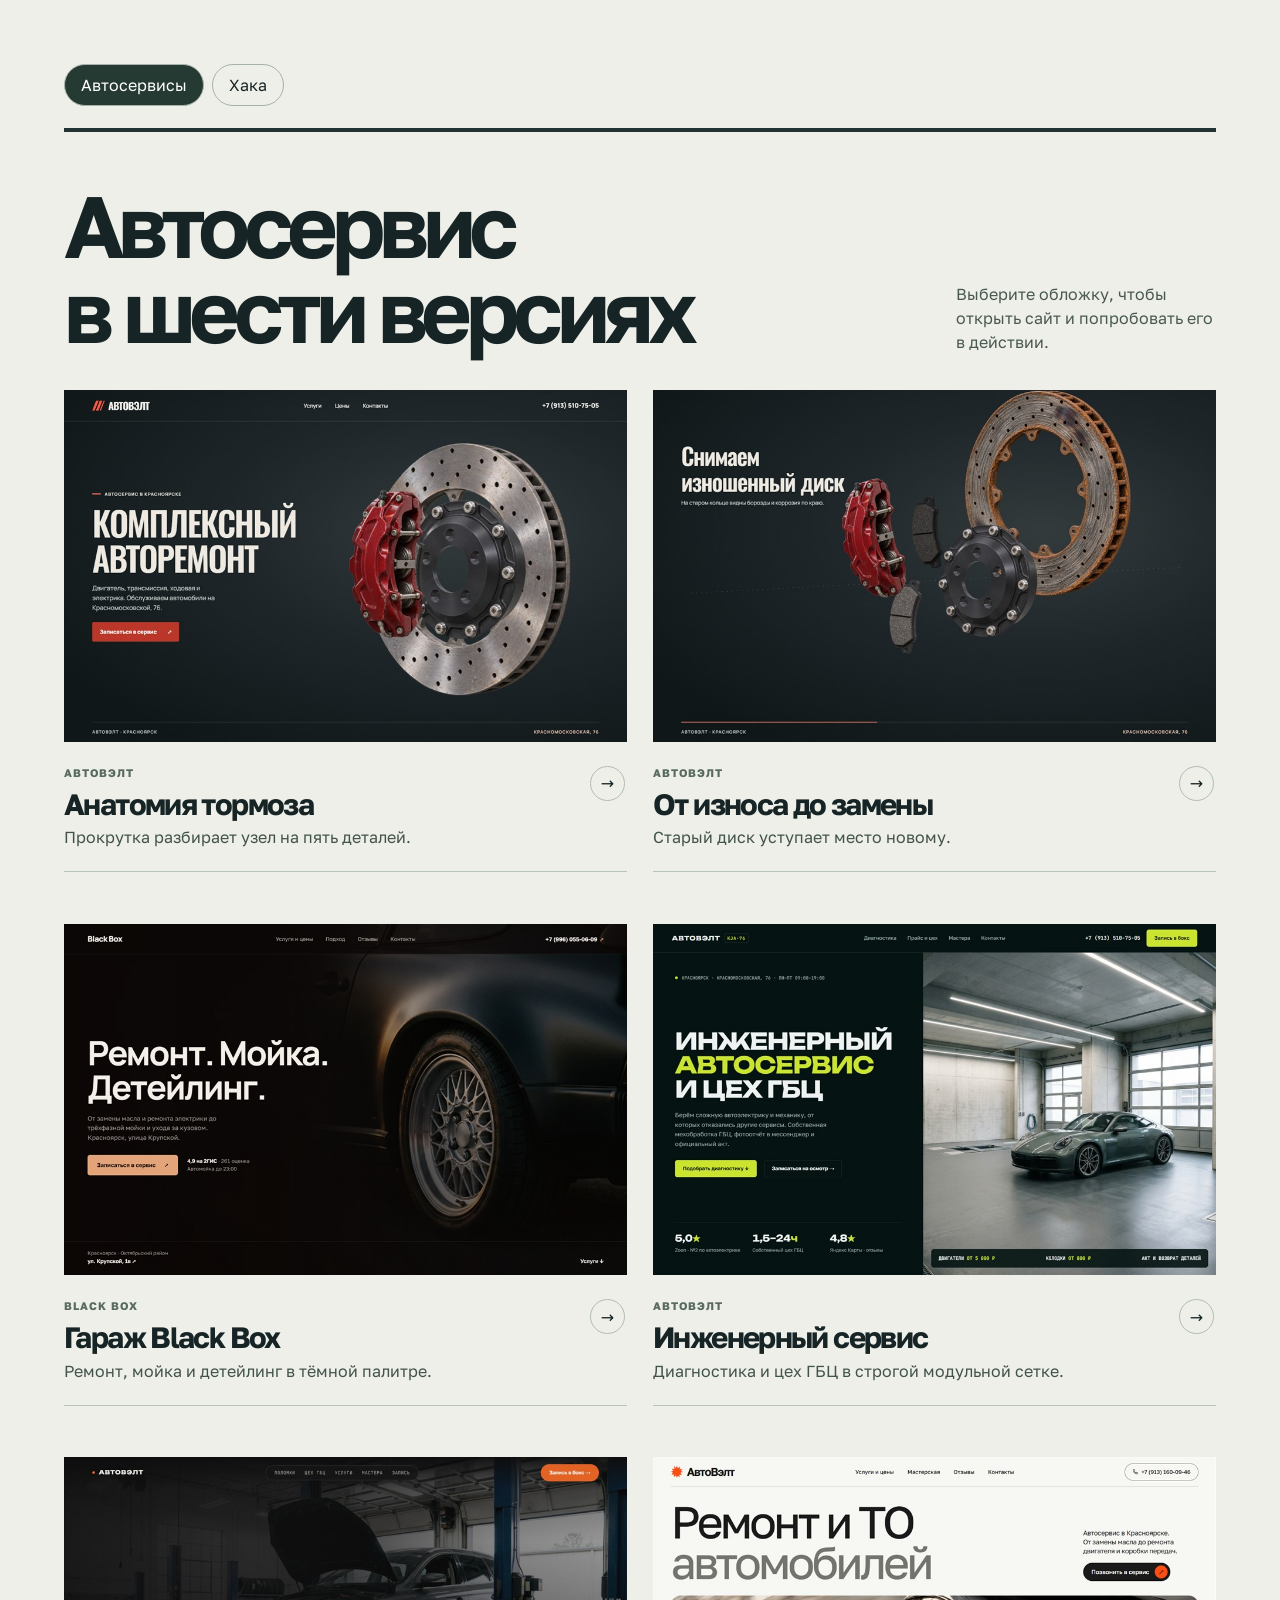
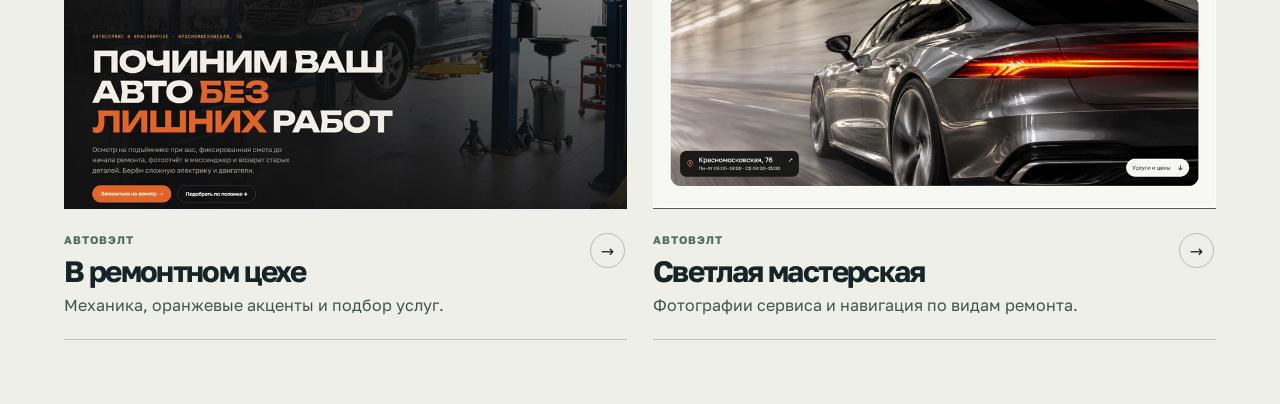
<file: index.html>
<!doctype html><html lang="ru"><head><meta charset="utf-8"><meta name="viewport" content="width=device-width,initial-scale=1"><title>Автосервис · Галерея сайтов</title><style>@font-face{font-family:Golos;src:url(edition/assets/golos-cyrillic.woff2) format("woff2");font-weight:100 900;unicode-range:U+0400-052F}@font-face{font-family:Golos;src:url(edition/assets/golos-latin.woff2) format("woff2");font-weight:100 900;unicode-range:U+0000-00FF,U+2000-206F}*{box-sizing:border-box}body{margin:0;background:#eeefe9;color:#172426;font:16px/1.5 Golos,system-ui,sans-serif}main{max-width:1480px;margin:auto;padding:clamp(30px,5vw,78px) clamp(16px,5vw,78px)}header{display:flex;align-items:end;justify-content:space-between;gap:30px;border-top:4px solid #233333;padding:clamp(26px,4vw,60px) 0 36px}h1,h2,p{margin:0}h1{font-size:clamp(42px,6.8vw,106px);letter-spacing:-.075em;line-height:.98;font-weight:650}header p{max-width:26ch;color:#495951}section{display:grid;grid-template-columns:repeat(2,minmax(0,1fr));gap:clamp(25px,4vw,60px) 26px}.card{color:inherit;text-decoration:none;display:block;border-bottom:1px solid #b7c2ba}.frame{overflow:hidden;background:#172426}.frame img{display:block;width:100%;height:auto;transition:transform .45s}.card:hover img{transform:scale(1.025)}.copy{position:relative;padding:17px 44px 22px 0}.brand{font-size:11px;text-transform:uppercase;font-weight:730;letter-spacing:.09em;color:#596b60}h2{font-size:clamp(23px,2.3vw,38px);letter-spacing:-.055em;line-height:1.18;margin:4px 0}.copy p{color:#42534a}.arrow{position:absolute;right:2px;top:24px;border:1px solid #b1bdb2;border-radius:50%;width:35px;height:35px;display:grid;place-items:center}.card:hover .arrow{background:#173d34;color:white}.card:focus-visible{outline:3px solid #b94426;outline-offset:5px}@media(max-width:680px){header{display:block;padding-bottom:24px}header p{margin-top:18px;max-width:35ch}section{grid-template-columns:1fr}.copy{padding-top:12px}.card h2{font-size:27px}}@media(prefers-reduced-motion:reduce){.frame img{transition:none}.card:hover img{transform:none}}nav{display:flex;gap:8px;margin-bottom:22px}nav a{padding:8px 16px;text-decoration:none;border-radius:25px;border:1px solid #a7b3aa;color:inherit}nav [aria-current]{background:#243a33;color:white}.frame img{object-fit:cover}</style></head><body><main><nav aria-label="Проекты"><a aria-current="page" href="./">Автосервисы</a><a href="haka/">Хака</a></nav><header><h1>Автосервис<br>в шести версиях</h1><p>Выберите обложку, чтобы открыть сайт и попробовать его в действии.</p></header><section aria-label="Версии сайтов"><a class="card" href="assembly/index.html"><div class="frame"><img width="960" height="600" src="covers/assembly.jpg" alt=""></div><div class="copy"><span class="brand">АвтоВэлт</span><h2>Анатомия тормоза</h2><p>Прокрутка разбирает узел на пять деталей.</p><span class="arrow" aria-hidden="true">→</span></div></a><a class="card" href="repair/index.html"><div class="frame"><img width="960" height="600" src="covers/repair.jpg" alt=""></div><div class="copy"><span class="brand">АвтоВэлт</span><h2>От износа до замены</h2><p>Старый диск уступает место новому.</p><span class="arrow" aria-hidden="true">→</span></div></a><a class="card" href="black-box/index.html"><div class="frame"><img width="960" height="600" src="covers/black-box.jpg" alt=""></div><div class="copy"><span class="brand">Black Box</span><h2>Гараж Black Box</h2><p>Ремонт, мойка и детейлинг в тёмной палитре.</p><span class="arrow" aria-hidden="true">→</span></div></a><a class="card" href="engineering/index.html"><div class="frame"><img width="960" height="600" src="covers/engineering.jpg" alt=""></div><div class="copy"><span class="brand">АвтоВэлт</span><h2>Инженерный сервис</h2><p>Диагностика и цех ГБЦ в строгой модульной сетке.</p><span class="arrow" aria-hidden="true">→</span></div></a><a class="card" href="workshop/index.html"><div class="frame"><img width="960" height="600" src="covers/workshop.jpg" alt=""></div><div class="copy"><span class="brand">АвтоВэлт</span><h2>В ремонтном цехе</h2><p>Механика, оранжевые акценты и подбор услуг.</p><span class="arrow" aria-hidden="true">→</span></div></a><a class="card" href="edition/index.html"><div class="frame"><img width="960" height="600" src="covers/edition.jpg" alt=""></div><div class="copy"><span class="brand">АвтоВэлт</span><h2>Светлая мастерская</h2><p>Фотографии сервиса и навигация по видам ремонта.</p><span class="arrow" aria-hidden="true">→</span></div></a></section></main></body></html>
</file>
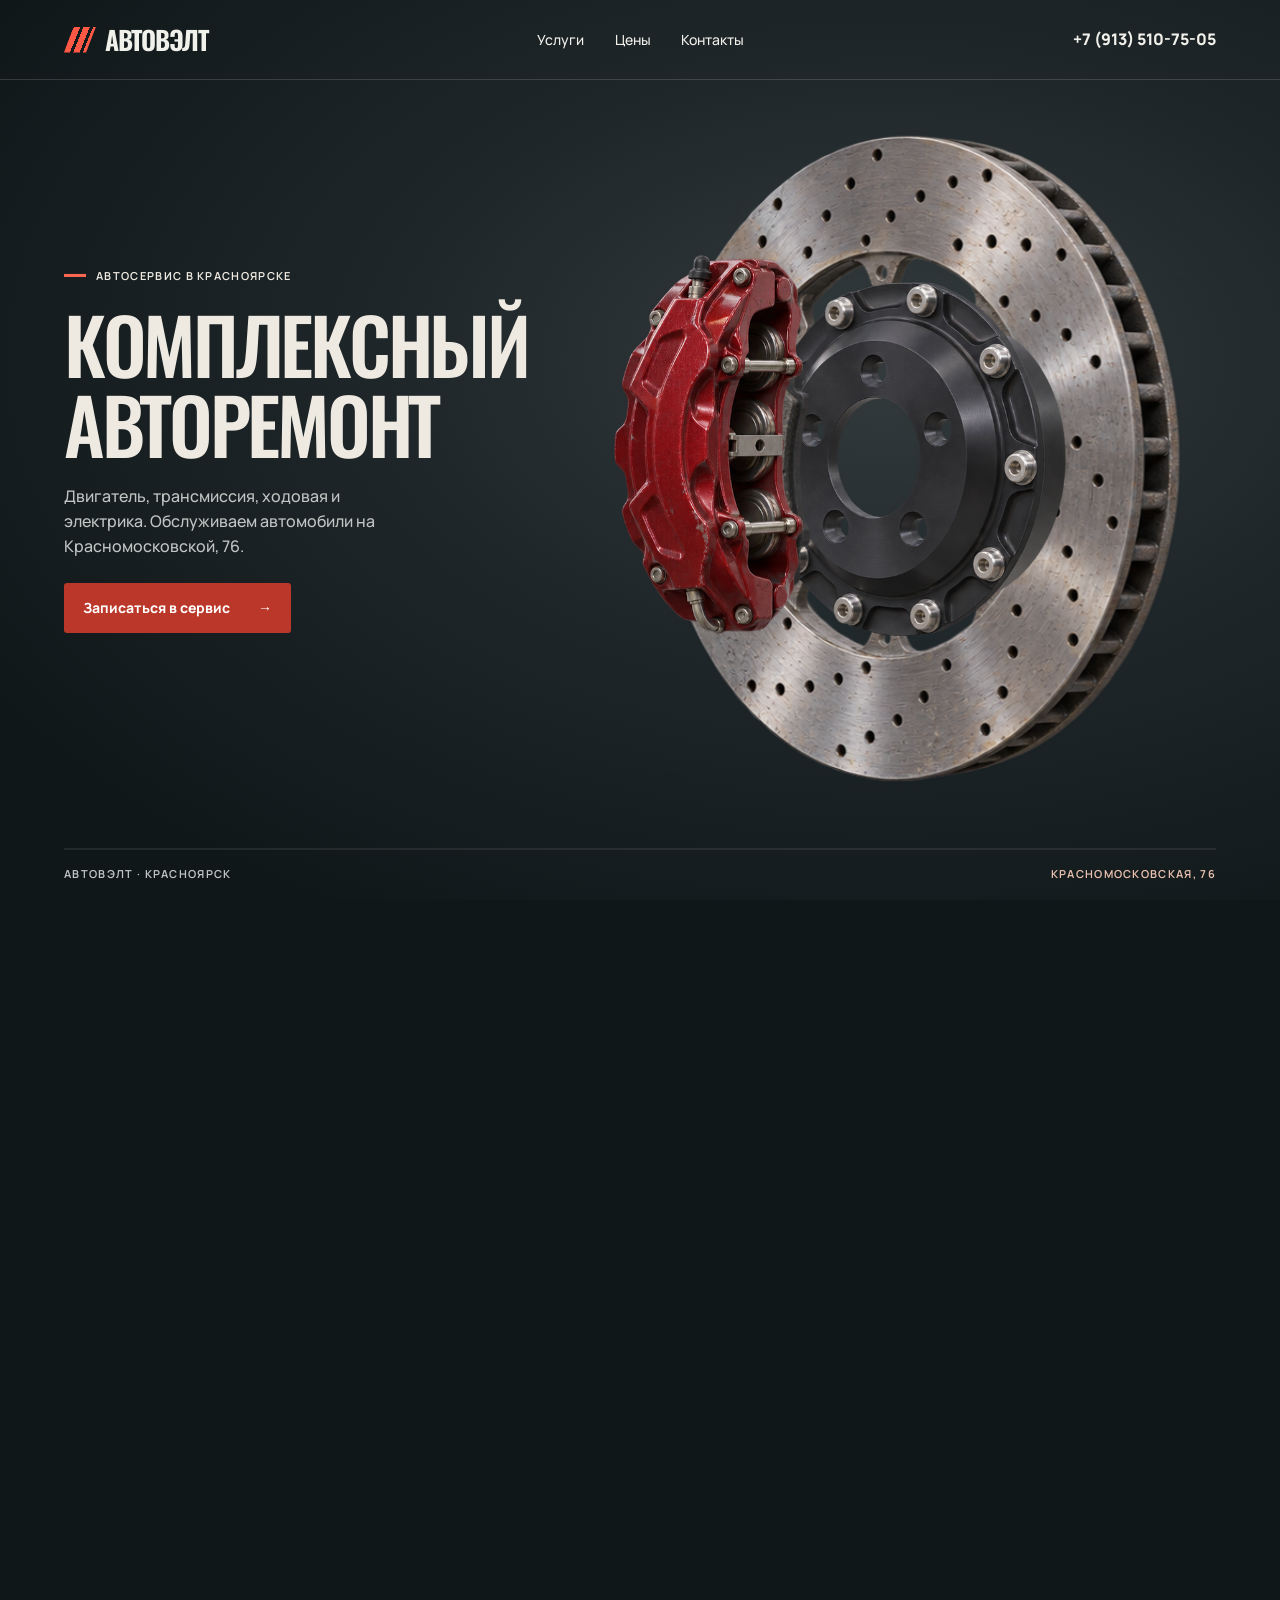
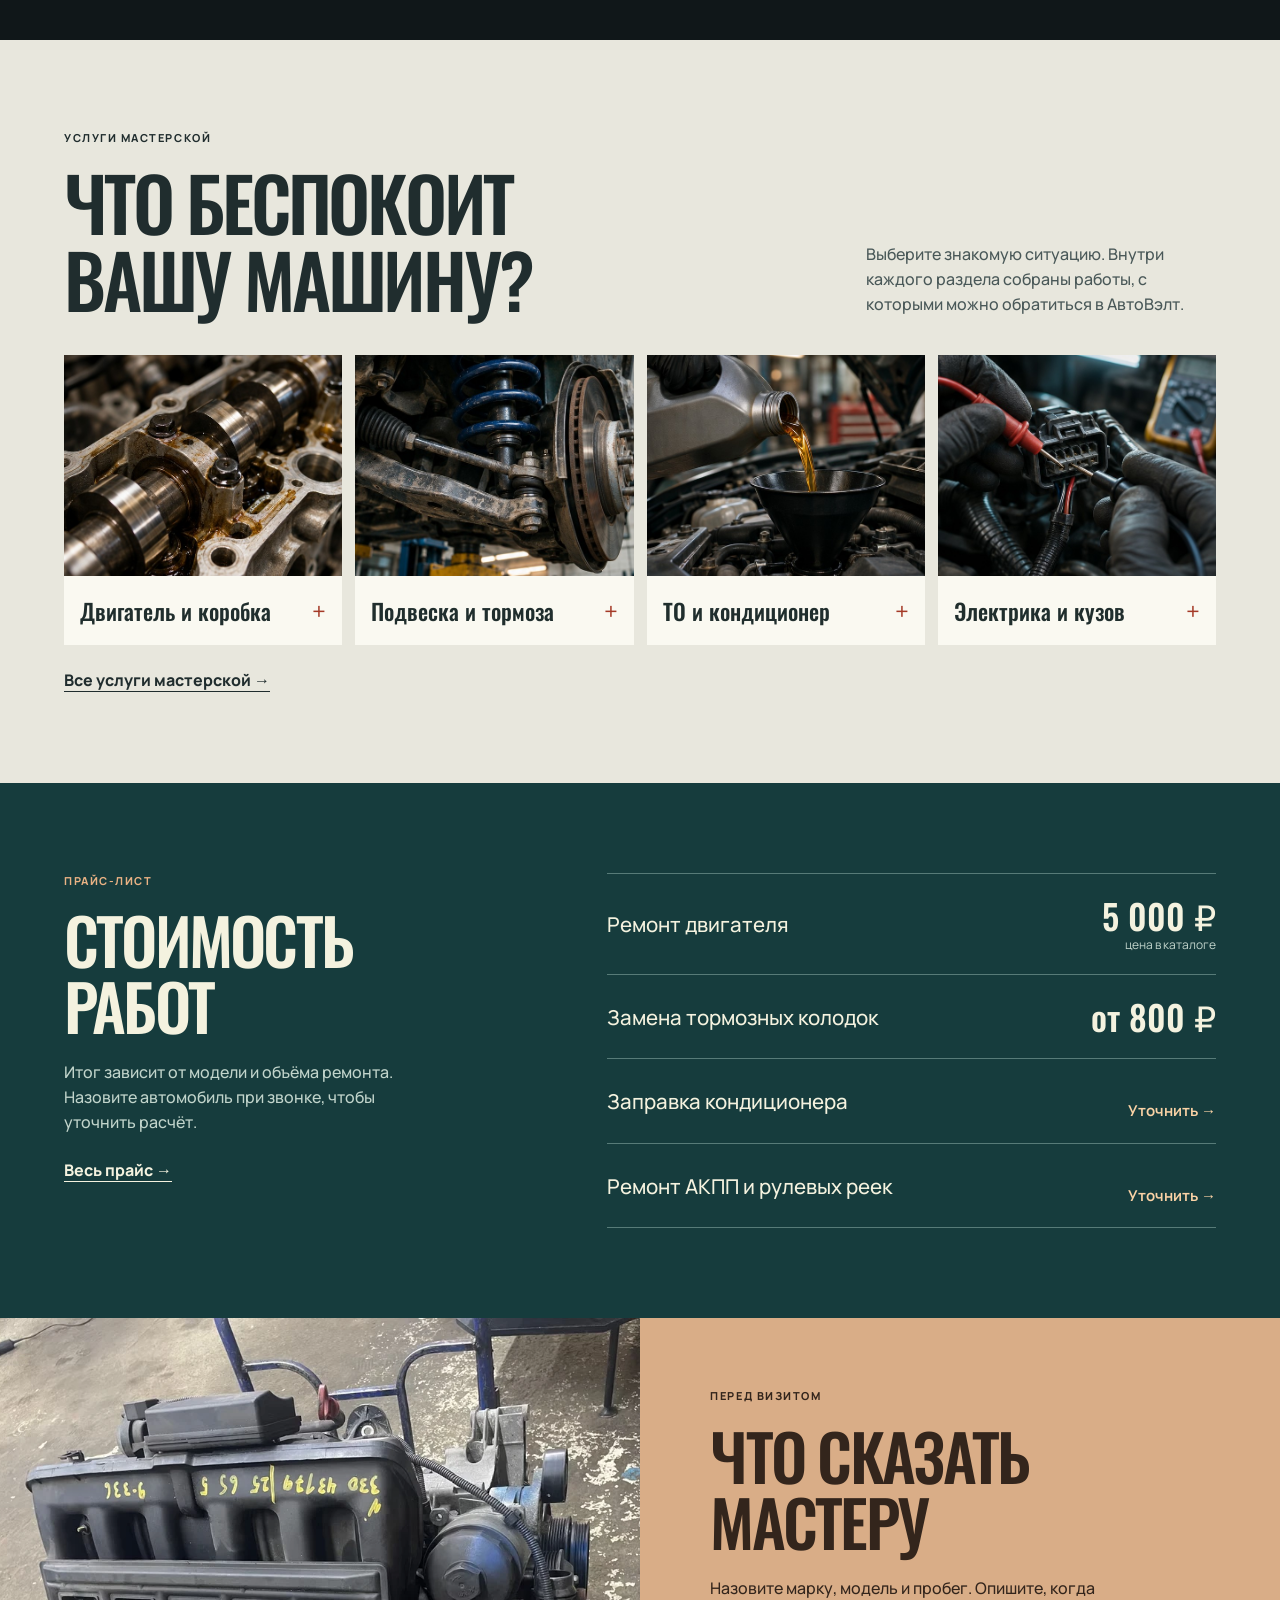
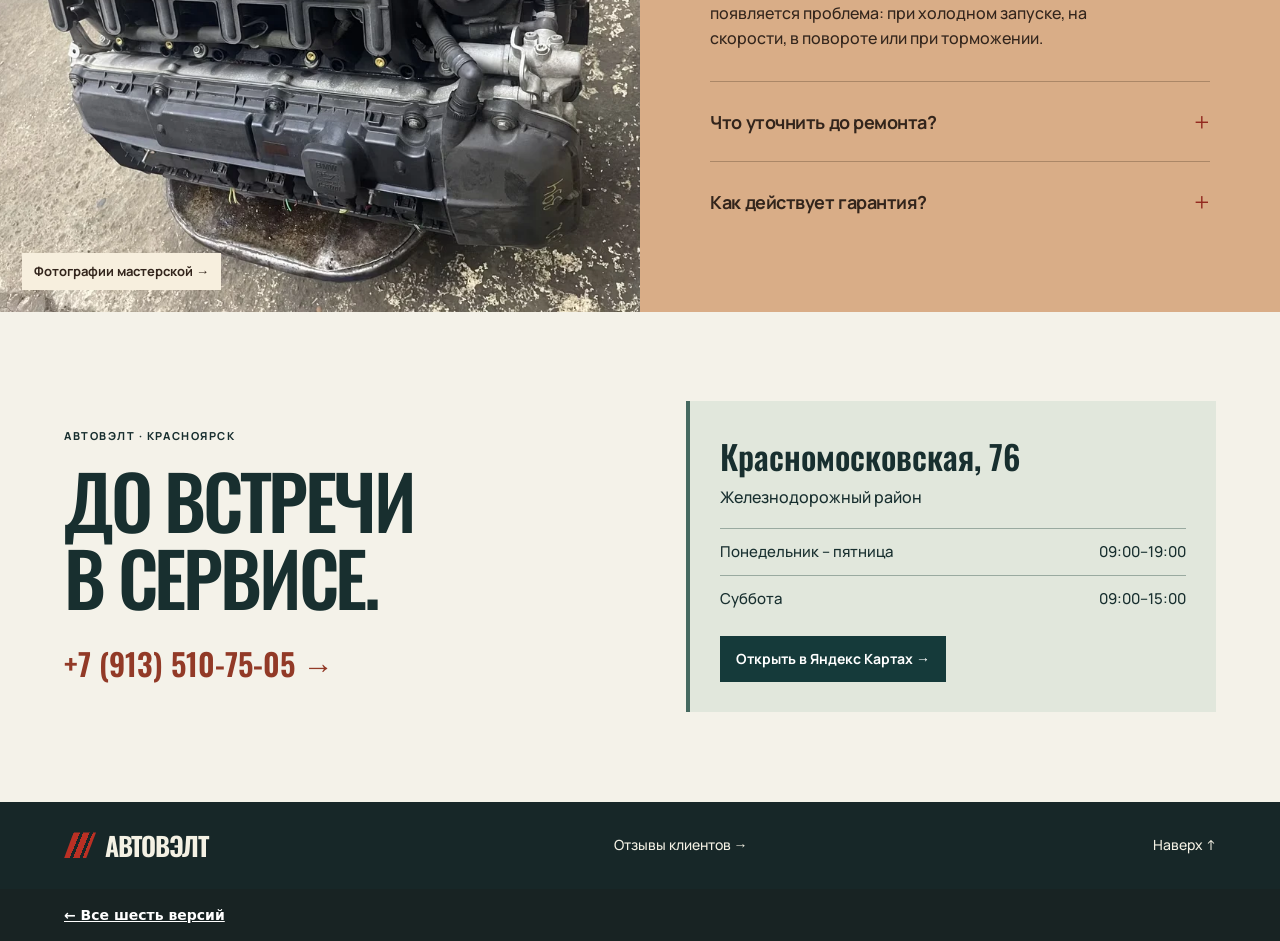
<file: assembly/index.html>
<!doctype html><html lang="ru"><meta charset="utf-8"><meta name="viewport" content="width=device-width,initial-scale=1"><meta name="theme-color" content="#e6e3dc"><title>АвтоВэлт · Ремонт и обслуживание автомобилей в Красноярске</title><meta name="description" content="Автосервис АвтоВэлт на Красномосковской, 76. Тормоза, двигатель, подвеска, трансмиссия и ТО. Услуги, цены и запись по телефону."><style>@font-face{font-family:manrope;font-style:normal;font-weight:200 800;font-display:swap;src:url(../media/a30ddcd349703aff7464c3.woff2) format("woff2");unicode-range:U+0000-00FF,U+2000-206F,U+2190-21FF}@font-face{font-family:manrope;font-style:normal;font-weight:200 800;font-display:swap;src:url(../media/c268b459a9329e59fecf39.woff2) format("woff2");unicode-range:U+0400-052F,U+20BD}@font-face{font-family:oswald;font-style:normal;font-weight:200 800;font-display:swap;src:url(../media/bd73278ee0c50041b91b4c.woff2) format("woff2");unicode-range:U+0000-00FF,U+2000-206F,U+2190-21FF}@font-face{font-family:oswald;font-style:normal;font-weight:200 800;font-display:swap;src:url(../media/9307b75d3508236a0bae4f.woff2) format("woff2");unicode-range:U+0400-052F,U+20BD}
*{box-sizing:border-box}body{margin:0;background:#eeece5;color:#232421;font:500 16px/1.57 Manrope,Arial,sans-serif}a{color:inherit;text-decoration:none}a,summary,button{touch-action:manipulation}a:focus-visible,button:focus-visible,summary:focus-visible{outline:3px solid #2483cf;outline-offset:4px}header,footer,.bar,.menu,.logo,.btn,.row{display:flex;align-items:center}.shell{padding-inline:clamp(20px,5vw,92px)}header{position:absolute;z-index:3;top:0;width:100%;height:80px;justify-content:space-between;border-bottom:1px solid #625b501f}.logo{font:650 26px Oswald,sans-serif;letter-spacing:-1.1px;text-transform:uppercase;gap:9px}.mark{width:32px;height:26px;background:repeating-linear-gradient(112deg,#ba3024 0 6px,transparent 6px 9px);clip-path:polygon(30% 0,100% 0,69% 100%,0 100%)}.menu{gap:2.4vw;font-size:14px}.phone{font-weight:800}.track{height:202svh}.hero{position:sticky;top:0;height:100svh;height:100dvh;overflow:hidden;background:radial-gradient(ellipse at 70% 38%,#faf9ef,#e6e3db 58%,#c8c6be);--a:1;--b:0}.hero:before{content:'';position:absolute;inset:64% 4% 7% 46%;background:radial-gradient(ellipse closest-side,#524a3c3d,transparent 86%);transform:rotate(-12deg)}canvas,.poster{position:absolute;inset:0;width:100%;height:100%;object-fit:contain}.poster{display:none}.static .track{height:100svh;height:100dvh}.static .poster{display:block}.heroCopy{position:absolute;left:5%;top:50%;transform:translateY(-50%);width:45%;pointer-events:none}.lead{opacity:var(--a)}.lead a{pointer-events:auto}.second{opacity:var(--b)}.kicker,.meta{font:650 11px/1.55 Manrope;letter-spacing:.12em;text-transform:uppercase}.kicker{display:flex;align-items:center;gap:10px}.kicker:before{content:'';width:22px;height:3px;background:#af3228}h1,h2,h3,p{margin:0}h1,h2,.second strong{font:540 clamp(58px,6.6vw,116px)/1.04 Oswald,sans-serif;letter-spacing:-.043em;text-transform:uppercase}h1,.second strong{display:block;margin:20px 0}.heroCopy p{max-width:35ch;color:#454742}.btn{display:inline-flex;justify-content:space-between;gap:28px;background:#a92b20;color:#fff;padding:14px 19px;border-radius:3px;font-weight:750;font-size:14px;transition:background .2s}.btn:hover{background:#812119}.hero .btn{margin-top:24px}.bar{position:absolute;bottom:0;left:5%;right:5%;height:52px;border-top:1px solid #68665d66;justify-content:space-between}.bar span:last-child{color:#822c24}.block{padding-block:clamp(64px,8vw,132px)}.services,.contact{display:grid;grid-template-columns:.88fr 1.12fr;gap:8%}h2{font-size:clamp(43px,5vw,85px)}.sub{max-width:34ch;margin:20px 0;color:#52534d}.link{text-decoration:underline;text-underline-offset:5px;font-size:14px;font-weight:730}.catalog{border-top:2px solid #363a36}details{border-bottom:1px solid #b6b8af}summary{list-style:none;cursor:pointer;padding:21px 0;display:flex;align-items:center;justify-content:space-between;gap:16px;font-size:clamp(19px,2vw,30px);letter-spacing:-.055em;font-weight:700}summary::-webkit-details-marker{display:none}summary:after{content:'+';font:300 27px Manrope;color:#92291f}details[open] summary:after{content:'−'}details p{padding:0 0 21px;color:#50524e;max-width:49ch}.prices{background:#222825;color:#f2f1e9}.prices .kicker{color:#deded4}.prices h2{margin:16px 0 30px}.table{border-top:1px solid #ffffff45}.row{justify-content:space-between;padding:21px 0;gap:16px;border-bottom:1px solid #ffffff35}.row strong{font:500 clamp(26px,3vw,47px)/1 Oswald;white-space:nowrap}.prices p{color:#c0c4ba;font-size:14px;margin:22px 0}.prices .link{color:#fff}.visit{background:#dad8cf}.visit h2{max-width:14ch}.steps{display:grid;grid-template-columns:repeat(3,1fr);gap:4vw;margin-top:42px}.steps article{border-top:2px solid #252924;padding-top:20px}.steps h3{font-size:24px;letter-spacing:-.05em}.steps p{margin-top:8px;color:#4c4f48;max-width:34ch}.contact{background:#88271f;color:#fff4e7}.contact h2{font-size:clamp(50px,6.4vw,108px)}.contact .kicker:before{background:#f5d5ad}.contact .kicker{margin-bottom:20px}.contact p{margin-top:15px}.call{display:block;font:500 clamp(30px,3.4vw,62px) Oswald;letter-spacing:-.03em}.contact .btn{background:#f1e7d5;color:#332b22;margin-top:18px}.contact .btn:hover{background:white}footer{justify-content:space-between;padding-block:24px;gap:20px}footer a{font-size:14px}.reveal{animation:in .65s cubic-bezier(.22,.8,.3,1) both}@keyframes in{from{opacity:.3;transform:translateY(13px)}}@media(max-width:720px){header{height:57px}.logo{font-size:21px}.mark{width:25px;height:21px}.menu{display:none}.phone{font-size:13px}.heroCopy{left:5%;top:12%;width:91%;transform:none}h1,.second strong{font-size:clamp(43px,10vw,67px);margin:10px 0}.heroCopy p{font-size:14px;max-width:35ch}.hero .btn{margin-top:12px;padding:10px 15px}.bar{height:40px}.bar .meta{font-size:9px}.services,.contact,.steps{grid-template-columns:1fr;gap:28px}.steps{margin-top:30px}.steps article{padding-top:12px}.hero:before{inset:65% 4% 5% 8%}footer{flex-wrap:wrap}.contact .btn{margin-top:14px}.lead .kicker{font-size:10px}}@media(max-height:680px) and (max-width:720px){.lead p{display:none}.heroCopy{top:11%}}@media(prefers-reduced-motion:reduce){.track{height:100svh;height:100dvh}.reveal{animation:none}}
 .visitGrid{display:grid;grid-template-columns:1fr 1fr;gap:7vw;align-items:center}.visitGrid figure{margin:0}.visitGrid img{width:100%;display:block;aspect-ratio:1.28;object-fit:cover}.visitGrid figcaption{font-size:13px;color:#51544c;margin-top:9px}.visitGrid .steps{grid-template-columns:1fr;gap:19px;margin-top:28px}.visitGrid .steps article{padding-top:12px;border-width:1px}.visitGrid .steps p{max-width:50ch}.visitGrid h3{font-size:21px}@media(max-width:720px){.visitGrid{grid-template-columns:1fr;gap:28px}.visitGrid figure{order:2}.static .poster{object-fit:cover;object-position:74% center}} .hero{background:#e7e4dd;isolation:isolate;--progress:0;--cut:0%}.hero:before{display:none}.product{position:absolute;right:2%;top:50%;width:min(52vw,77svh);aspect-ratio:1;transform:translateY(-48%);mix-blend-mode:normal}.shots{position:absolute;inset:0;mask-image:linear-gradient(to right,transparent,#000 4%,#000 96%,transparent),linear-gradient(to bottom,transparent,#000 3%,#000 96%,transparent);mask-composite:intersect;transform:translateY(calc(var(--progress)*-6px)) scale(calc(1 + var(--progress)*.025))}.disc{width:100%;height:100%;object-fit:contain;position:absolute;inset:0}.edge{clip-path:inset(0 0 0 calc(100% - var(--cut)))}.heroCopy{z-index:1}.prices .row a{font-size:15px;text-decoration:underline;text-underline-offset:4px}.bar{z-index:2}.prices .row span{font-weight:650}@media(max-width:720px){.product{right:50%;width:min(92vw,45svh);top:auto;bottom:5.6%;transform:translateX(50%)}.heroCopy{top:12%}.prices .row a{max-width:14ch;text-align:right}}@media(max-height:630px) and (min-width:721px){.product{width:min(48vw,70svh)}} header{color:#f1f1eb;border-bottom-color:#ffffff26}header .mark{background:repeating-linear-gradient(112deg,#ff5845 0 6px,transparent 6px 9px)}.track{height:360svh}.hero{background:radial-gradient(ellipse at 69% 40%,#343b3d 0,#20272a 38%,#101719 85%);color:#eeeae2;--timeline:0}.heroCopy.lead{top:50%;width:46%;left:5%;z-index:3}.heroCopy p{color:#c0c6c3}.hero .kicker:before{background:#ff6752}.hero .btn{background:#bb372a}.hero .bar{border-color:#ffffff32;color:#bfc6c3}.hero .bar span:last-child{color:#e8c0ad}.world{position:absolute;width:min(85vw,109svh);aspect-ratio:1;left:71.7%;top:51%;transform:translate(-50%,-50%);perspective:1400px;pointer-events:none}.world img{position:absolute;left:50%;top:50%;height:auto;will-change:transform;user-select:none;pointer-events:none}.rear,.outerpad{width:10%}.rear{filter:brightness(.6)}.rotor{width:55%}.hub{width:33%}.clamp{width:20%}.phase{position:absolute;left:5%;top:15%;opacity:0;pointer-events:none;max-width:50ch}.phase strong{font:530 clamp(32px,4.2vw,74px)/1.05 Oswald,sans-serif;letter-spacing:-.035em}.phase p{font-size:14px;color:#c6cdca;margin-top:10px}.axis{position:absolute;left:6%;right:6%;top:54%;height:1px;background:repeating-linear-gradient(90deg,transparent 0 10px,#a7b2b4 10px 13px);opacity:0;transform:rotate(-3deg)}.meter{position:absolute;bottom:50px;left:5%;right:5%;height:2px;background:#ffffff14}.meter:after{content:'';display:block;height:100%;background:#dd6a53;transform-origin:left;transform:scaleX(var(--timeline))}.hero .bar{border:0}.hero .lead{opacity:1}.hero h1{font-size:clamp(57px,6vw,110px)}@media(max-width:720px){.track{height:300svh}.world{width:min(97vw,63svh)}.world .rotor{width:63%}.world .hub{width:38%}.world .clamp{width:23%}.heroCopy.lead{top:13%;width:92%;transform:none}.hero h1{font-size:clamp(42px,10vw,65px)}.phase{top:18%;right:5%}.phase p{max-width:34ch}.meter{bottom:40px}.axis{top:58%}}@media(prefers-reduced-motion:reduce){.track{height:100svh;height:100dvh}.meter{display:none}}@media(max-height:540px) and (min-width:721px){.phase{top:21%}.heroCopy.lead p{display:none}}
.bay,.ledger,.arrival{padding-block:clamp(60px,7vw,115px)}.rubric{font:750 11px/1.4 Manrope,sans-serif;letter-spacing:.14em;text-transform:uppercase;margin:0 0 18px}.bay{background:#e8e7dd;color:#202d2e}.bayHead{display:flex;align-items:end;justify-content:space-between;gap:5%;margin-bottom:38px}.bayHead>p{max-width:35ch;color:#495858}.bayHead h2,.arrival h2{font-size:clamp(49px,5.8vw,94px)}.jobs{display:grid;grid-template-columns:repeat(4,minmax(0,1fr));gap:13px;align-items:start}.job{border:0;background:#faf9f1;color:#202e2d;overflow:hidden}.job summary{display:block;padding:0;position:relative;letter-spacing:normal}.job summary:after{display:none}.job img{width:100%;aspect-ratio:1.26;display:block;object-fit:cover;transition:transform .55s cubic-bezier(.2,.8,.2,1)}.job .crop{display:block;overflow:hidden}.job summary:hover img{transform:scale(1.035)}.jobTitle{display:flex;align-items:center;justify-content:space-between;gap:10px;padding:18px 16px;font:540 clamp(20px,1.75vw,31px)/1.12 Oswald,sans-serif}.jobTitle:after{content:'+';color:#a43a27;font:400 24px Manrope}.job[open] .jobTitle:after{content:'−'}.job p{padding:0 16px 16px;font-size:15px;color:#384848}.job .jobCall{display:inline-block;color:#812d1f;font-weight:750;margin:0 16px 19px}.under{display:inline-block;margin-top:23px;font-weight:750;text-underline-offset:5px;text-decoration:underline}.ledger{background:#163c3d;color:#f4f2df;display:grid;grid-template-columns:.85fr 1.15fr;gap:8%}.ledger .rubric{color:#e9b284}.ledger>div>p:not(.rubric){max-width:33ch;color:#c1d4cb;margin-top:21px}.ledger dl,.address dl{margin:0}.ledger dl>div,.address dl>div{display:flex;align-items:center;justify-content:space-between;gap:14px;padding:21px 0;border-top:1px solid #a7c7bf73}.ledger dl>div:last-child{border-bottom:1px solid #a7c7bf73}.ledger dt{font-size:clamp(16px,1.6vw,25px)}.ledger dd,.address dd{margin:0;text-align:right}.ledger dd{font:550 clamp(23px,2.7vw,45px)/1.2 Oswald;white-space:nowrap}.ledger dd small{font:12px Manrope;display:block;color:#c1d4cb}.ledger dd a{font:650 15px Manrope;color:#fbd3a6}.shopspread{display:grid;grid-template-columns:1fr 1fr;background:#d9ad87;color:#33251c}.shopspread figure{margin:0;position:relative;min-height:460px}.shopspread img{position:absolute;inset:0;width:100%;height:100%;object-fit:cover}.shopspread figcaption{position:absolute;bottom:22px;left:22px;background:#f7efde;padding:8px 12px;font-size:13px;font-weight:700}.shopnotes{padding:clamp(36px,5.5vw,95px)}.shopnotes>p:not(.rubric){margin:21px 0 30px;max-width:43ch}.shopnotes details{border-top:1px solid #765a4477;border-bottom:0}.shopnotes summary{font-size:18px;letter-spacing:-.025em}.shopnotes details p{color:inherit}.arrival{background:#f4f2e9;color:#182f2f;display:grid;grid-template-columns:1fr 1fr;gap:8%;align-items:center}.hotline{display:inline-block;margin-top:24px;font:600 clamp(24px,2.4vw,40px) Oswald;color:#923a27}.address{padding:30px;background:#e1e7dc;border-left:4px solid #456960}.address strong{font:550 clamp(25px,2.6vw,42px) Oswald}.address p{margin:4px 0 18px}.address dl>div{border-color:#99aaa0;padding:11px 0;font-size:15px}.route{display:inline-block;margin-top:15px;background:#153a3a;color:white;padding:12px 16px;font-weight:700;font-size:14px}footer{background:#172728;color:#f4f1e4}@media(max-width:950px){.jobs{grid-template-columns:repeat(2,minmax(0,1fr))}}@media(max-width:720px){.bayHead{display:block}.bayHead>p{margin:18px 0 0}.jobs{gap:10px}.jobTitle{padding:11px;font-size:20px}.job p{padding-inline:11px}.ledger,.shopspread,.arrival{grid-template-columns:minmax(0,1fr);gap:28px}.shopspread{gap:0}.shopspread figure{min-height:280px}.shopnotes{padding:40px 5vw}.address{padding:21px}.ledger dl>div{padding:16px 0}.ledger dd a{font-size:14px}}@media(prefers-reduced-motion:reduce){.job img{transition:none}}
#ignition{position:fixed;inset:0;z-index:99;pointer-events:none;display:grid;place-items:center;background:#10191a;color:#f4eee6;transition:opacity .22s ease-out;animation:ignitionFallback .2s 1.25s forwards}.starter,.vanes{display:flex;align-items:center}.starter{gap:14px}.starter b{font:620 35px/1 Oswald,Arial,sans-serif;text-transform:uppercase;letter-spacing:-.04em}.vanes{gap:3px;transform:skew(-18deg)}.vanes i{display:block;height:27px;width:7px;background:#f05f45;animation:strike .46s cubic-bezier(.22,.7,.2,1) both}.vanes i:nth-child(2){animation-delay:75ms}.vanes i:nth-child(3){animation-delay:150ms}#ignition.depart{opacity:0}@keyframes strike{from{transform:translateY(8px) scaleY(.45);opacity:0}to{transform:none;opacity:1}}@keyframes ignitionFallback{to{opacity:0;visibility:hidden}}@media(prefers-reduced-motion:reduce){#ignition{display:none}}
.track{background:#101719}</style><div id="ignition" aria-hidden="true"><div class="starter"><span class="vanes"><i></i><i></i><i></i></span><b>АвтоВэлт</b></div></div>
<script>(()=>{const panel=document.getElementById('ignition');if(matchMedia('(prefers-reduced-motion:reduce)').matches){panel.remove();return}const start=performance.now();let done=false;function dismiss(){if(done)return;done=true;panel.classList.add('depart');setTimeout(()=>panel.remove(),240)}document.addEventListener('DOMContentLoaded',()=>{Promise.allSettled([...document.querySelectorAll('.world img')].map(im=>im.decode())).then(()=>setTimeout(dismiss,Math.max(0,460-performance.now()+start)))},{once:true});setTimeout(dismiss,1200);for(const event of ['wheel','touchstart','keydown','pointerdown'])addEventListener(event,dismiss,{once:true,passive:true})})();</script>
<style>@media(max-width:740px){img,video{max-width:100%}input,select,textarea{max-width:100%;font-size:16px!important}.form-grid>*{min-width:0}.hero-h1,.hero-title{overflow-wrap:break-word}.booking-form{min-width:0}}</style><header class="shell"><a class="logo" href="#top"><span class="mark"></span>АвтоВэлт</a><nav class="menu"><a href="#services">Услуги</a><a href="#price">Цены</a><a href="#contact">Контакты</a></nav><a class="phone" href="tel:+79135107505">+7 (913) 510-75-05</a></header><main id="top"><div class="track"><section class="hero"><div class="axis"></div><div class="world" role="img" aria-label="Интерактивная разборка двухсоставного тормозного диска, колодок и суппорта"><img draggable="false" alt="" class="rear" src="../media/b7cdedfff4730f8176e5d4.png"><img draggable="false" alt="" class="rotor" src="../media/ce67c75a6e6ae6c288e9a2.png"><img draggable="false" alt="" class="hub" src="../media/1a0b92fd4e4b131b31872b.png"><img draggable="false" alt="" class="outerpad" src="../media/b7cdedfff4730f8176e5d4.png"><img draggable="false" alt="" class="clamp" src="../media/389f132a424739c4eb74ea.png"></div><div class="heroCopy lead"><div class="kicker">Автосервис в Красноярске</div><h1>Комплексный<br>авторемонт</h1><p>Двигатель, трансмиссия, ходовая и электрика. Обслуживаем автомобили на Красномосковской, 76.</p><a class="btn" href="tel:+79135107505">Записаться в сервис <span>→</span></a></div><div class="phase"><strong>Тормозной узел</strong><p>Узел в сборе</p></div><div class="meter"></div><div class="bar"><span class="meta">АвтоВэлт · Красноярск</span><span class="meta">Красномосковская, 76</span></div></section></div><section class="bay shell" id="services"><div class="bayHead"><div><p class="rubric">Услуги мастерской</p><h2>Что беспокоит<br>вашу машину?</h2></div><p>Выберите знакомую ситуацию. Внутри каждого раздела собраны работы, с которыми можно обратиться в АвтоВэлт.</p></div><div class="jobs"><details class="job"><summary><span class="crop"><img loading="lazy" alt="Кулачки распределительного вала" width="627" height="627" style="height:auto" src="../media/2df809c2f8588f8361df4c.jpg"></span><span class="jobTitle">Двигатель и коробка</span></summary><p>Двигатель теряет тягу или коробка переключается рывками? В сервисе ремонтируют бензиновые и дизельные двигатели, АКПП и регулируют сцепление.</p><a class="jobCall" href="tel:+79135107505">Позвонить мастеру →</a></details><details class="job"><summary><span class="crop"><img loading="lazy" alt="Пружина подвески и колёсная ступица" width="627" height="627" style="height:auto" src="../media/1f049c61f883f236535bf3.jpg"></span><span class="jobTitle">Подвеска и тормоза</span></summary><p>Стук на неровностях, люфт руля или скрежет при торможении. Здесь занимаются подвеской и рулевыми рейками, меняют колодки и диски.</p><a class="jobCall" href="tel:+79135107505">Позвонить мастеру →</a></details><details class="job"><summary><span class="crop"><img loading="lazy" alt="Заливка моторного масла" width="627" height="627" style="height:auto" src="../media/47ee0bbe4c88a8e6ea228f.jpg"></span><span class="jobTitle">ТО и кондиционер</span></summary><p>Подошёл пробег для замены масла или кондиционер стал хуже охлаждать? При звонке назовите модель и пробег, чтобы подобрать обслуживание.</p><a class="jobCall" href="tel:+79135107505">Позвонить мастеру →</a></details><details class="job"><summary><span class="crop"><img loading="lazy" alt="Проверка автомобильного разъёма щупами" width="627" height="627" style="height:auto" src="../media/18957be14d951de20a4080.jpg"></span><span class="jobTitle">Электрика и кузов</span></summary><p>Не работает освещение или нужна защита днища? В мастерской ремонтируют электрооборудование, регулируют фары и делают антикоррозийную обработку.</p><a class="jobCall" href="tel:+79135107505">Позвонить мастеру →</a></details></div><a class="under" href="https://autowelt-auto.ru/services/">Все услуги мастерской →</a></section>
<section class="ledger shell" id="price"><div><p class="rubric">Прайс-лист</p><h2>Стоимость<br>работ</h2><p>Итог зависит от модели и объёма ремонта. Назовите автомобиль при звонке, чтобы уточнить расчёт.</p><a class="under" href="https://autowelt-auto.ru/price/">Весь прайс →</a></div><dl><div><dt>Ремонт двигателя</dt><dd>5 000 ₽<small>цена в каталоге</small></dd></div><div><dt>Замена тормозных колодок</dt><dd>от 800 ₽</dd></div><div><dt>Заправка кондиционера</dt><dd><a href="tel:+79135107505">Уточнить →</a></dd></div><div><dt>Ремонт АКПП и рулевых реек</dt><dd><a href="tel:+79135107505">Уточнить →</a></dd></div></dl></section>
<section class="shopspread"><figure><img loading="lazy" src="../media/c493e2a80ef3e14ec5dbaf.webp" alt="Двигатель BMW на стенде в мастерской АвтоВэлт"><figcaption><a href="https://autowelt-auto.ru/#photos">Фотографии мастерской →</a></figcaption></figure><div class="shopnotes"><p class="rubric">Перед визитом</p><h2>Что сказать<br>мастеру</h2><p>Назовите марку, модель и пробег. Опишите, когда появляется проблема: при холодном запуске, на скорости, в повороте или при торможении.</p><details><summary>Что уточнить до ремонта?</summary><p>Спросите, какие работы входят в стоимость и когда можно оставить машину.</p></details><details><summary>Как действует гарантия?</summary><p>Срок гарантии зависит от вида ремонта и материалов. Уточните условия для вашей машины у мастера.</p></details></div></section>
<section class="arrival shell" id="contact"><div><p class="rubric">АвтоВэлт · Красноярск</p><h2>До встречи<br>в сервисе.</h2><a class="hotline" href="tel:+79135107505">+7 (913) 510-75-05 →</a></div><div class="address"><strong>Красномосковская, 76</strong><p>Железнодорожный район</p><dl><div><dt>Понедельник – пятница</dt><dd>09:00–19:00</dd></div><div><dt>Суббота</dt><dd>09:00–15:00</dd></div></dl><a class="route" href="https://yandex.ru/maps/org/24278253050">Открыть в Яндекс Картах →</a></div></section>
</main><footer class="shell"><a class="logo" href="#top"><span class="mark"></span>АвтоВэлт</a><a href="https://autowelt-auto.ru/#reviews">Отзывы клиентов →</a><a href="#top">Наверх ↑</a></footer><script>const hero=document.querySelector('.hero'),track=document.querySelector('.track'),world=hero.querySelector('.world'),lead=hero.querySelector('.lead'),caption=hero.querySelector('.phase'),parts=[...world.querySelectorAll('img')],reduce=matchMedia('(prefers-reduced-motion:reduce)');
const cues=[['Тормозной узел','Узел в сборе'],['Суппорт','Корпус суппорта охватывает край диска.'],['Колодки','Фрикционные накладки расположены по обе стороны диска.'],['Диск и колокол','Крепёж соединяет рабочее кольцо с центральной частью диска.']];
let fromTop=0,path=1,p=-1,frame=0,index=-1,width=1,phone=false;
const clamp=(n,a=0,b=1)=>Math.max(a,Math.min(b,n));
function ease(t,a,b){const x=clamp((t-a)/(b-a));return x*x*(3-2*x)}
function paint(){
 const lift=ease(p,.025,.36),pads=ease(p,.28,.65),split=ease(p,.52,.93),wide=ease(p,.12,.9),exit=ease(p,.02,.24),scale=1-(phone?.38:.34)*wide;
 const cx=(phone?.5:.717)+((phone?.50:.52)-(phone?.5:.717))*wide;
 world.style.left=(cx*100)+'%';world.style.top=(phone?66-8*wide:51+4*wide)+'%';
 function part(i,x,y,z,rot,turn=0){let img=parts[i];img.style.transform='translate(-50%,-50%) translate3d('+x*width+'px,'+y*width+'px,'+z*width+'px) rotateY('+turn+'deg) rotateZ('+rot+'deg) scale('+scale+')'}
 // Rear pad, iron ring, aluminium bell, outer pad and caliper follow separate paths.
 part(0,(-.155*scale)-.09*lift-.016*pads,-.026-.015*pads,-.024, -7*pads, -9*pads);
 part(1,.29*split,-.026*split,0,-9*split,7*split);
 part(2,-.007*scale+.028*split,.011*split,.008,4*split,-8*split);
 part(3,(-.155*scale)-.093*lift+.115*pads,.012+.059*pads,.012,7*pads,14*pads);
 part(4,-.209*scale-.225*lift-.065*pads,-.015-.055*lift,.022,-14*lift,-10*lift);
 lead.style.opacity=1-exit;lead.style.transform='translateY('+ (phone?(-exit*16)+'px':'calc(-50% - '+exit*18+'px)')+')';lead.inert=exit>.85;
 let next=p<.10?0:p<.38?1:p<.65?2:3;if(next!==index){index=next;caption.querySelector('strong').textContent=cues[index][0];caption.querySelector('p').textContent=cues[index][1]}
 caption.style.opacity=ease(p,.15,.28);hero.style.setProperty('--timeline',p);hero.querySelector('.axis').style.opacity=.42*wide;
}
function sync(){
 frame=0;
 // Reserve the final stretch of the sticky track for release into native scrolling.
 const next=reduce.matches?0:clamp((scrollY-fromTop)/(path*.88));
 if(next===p)return;
 p=next;paint();
}
function schedule(){if(!frame)frame=requestAnimationFrame(sync)}
function measure(){phone=innerWidth<=720;width=world.getBoundingClientRect().width;fromTop=track.getBoundingClientRect().top+scrollY;path=Math.max(1,track.offsetHeight-hero.offsetHeight);p=-1;schedule()}
reduce.addEventListener('change',measure);addEventListener('resize',measure);addEventListener('scroll',schedule,{passive:true});measure();
</script><script type="text/plain" id="licenses">Copyright 2019 The Manrope Project Authors (https://github.com/sharanda/manrope)

This Font Software is licensed under the SIL Open Font License, Version 1.1.
This license is copied below, and is also available with a FAQ at:
http://scripts.sil.org/OFL


-----------------------------------------------------------
SIL OPEN FONT LICENSE Version 1.1 - 26 February 2007
-----------------------------------------------------------

PREAMBLE
The goals of the Open Font License (OFL) are to stimulate worldwide
development of collaborative font projects, to support the font creation
efforts of academic and linguistic communities, and to provide a free and
open framework in which fonts may be shared and improved in partnership
with others.

The OFL allows the licensed fonts to be used, studied, modified and
redistributed freely as long as they are not sold by themselves. The
fonts, including any derivative works, can be bundled, embedded,
redistributed and/or sold with any software provided that any reserved
names are not used by derivative works. The fonts and derivatives,
however, cannot be released under any other type of license. The
requirement for fonts to remain under this license does not apply
to any document created using the fonts or their derivatives.

DEFINITIONS
"Font Software" refers to the set of files released by the Copyright
Holder(s) under this license and clearly marked as such. This may
include source files, build scripts and documentation.

"Reserved Font Name" refers to any names specified as such after the
copyright statement(s).

"Original Version" refers to the collection of Font Software components as
distributed by the Copyright Holder(s).

"Modified Version" refers to any derivative made by adding to, deleting,
or substituting -- in part or in whole -- any of the components of the
Original Version, by changing formats or by porting the Font Software to a
new environment.

"Author" refers to any designer, engineer, programmer, technical
writer or other person who contributed to the Font Software.

PERMISSION & CONDITIONS
Permission is hereby granted, free of charge, to any person obtaining
a copy of the Font Software, to use, study, copy, merge, embed, modify,
redistribute, and sell modified and unmodified copies of the Font
Software, subject to the following conditions:

1) Neither the Font Software nor any of its individual components,
in Original or Modified Versions, may be sold by itself.

2) Original or Modified Versions of the Font Software may be bundled,
redistributed and/or sold with any software, provided that each copy
contains the above copyright notice and this license. These can be
included either as stand-alone text files, human-readable headers or
in the appropriate machine-readable metadata fields within text or
binary files as long as those fields can be easily viewed by the user.

3) No Modified Version of the Font Software may use the Reserved Font
Name(s) unless explicit written permission is granted by the corresponding
Copyright Holder. This restriction only applies to the primary font name as
presented to the users.

4) The name(s) of the Copyright Holder(s) or the Author(s) of the Font
Software shall not be used to promote, endorse or advertise any
Modified Version, except to acknowledge the contribution(s) of the
Copyright Holder(s) and the Author(s) or with their explicit written
permission.

5) The Font Software, modified or unmodified, in part or in whole,
must be distributed entirely under this license, and must not be
distributed under any other license. The requirement for fonts to
remain under this license does not apply to any document created
using the Font Software.

TERMINATION
This license becomes null and void if any of the above conditions are
not met.

DISCLAIMER
THE FONT SOFTWARE IS PROVIDED "AS IS", WITHOUT WARRANTY OF ANY KIND,
EXPRESS OR IMPLIED, INCLUDING BUT NOT LIMITED TO ANY WARRANTIES OF
MERCHANTABILITY, FITNESS FOR A PARTICULAR PURPOSE AND NONINFRINGEMENT
OF COPYRIGHT, PATENT, TRADEMARK, OR OTHER RIGHT. IN NO EVENT SHALL THE
COPYRIGHT HOLDER BE LIABLE FOR ANY CLAIM, DAMAGES OR OTHER LIABILITY,
INCLUDING ANY GENERAL, SPECIAL, INDIRECT, INCIDENTAL, OR CONSEQUENTIAL
DAMAGES, WHETHER IN AN ACTION OF CONTRACT, TORT OR OTHERWISE, ARISING
FROM, OUT OF THE USE OR INABILITY TO USE THE FONT SOFTWARE OR FROM
OTHER DEALINGS IN THE FONT SOFTWARE.
Copyright 2016 The Oswald Project Authors (https://github.com/googlefonts/OswaldFont)

This Font Software is licensed under the SIL Open Font License, Version 1.1.
This license is copied below, and is also available with a FAQ at:
http://scripts.sil.org/OFL


-----------------------------------------------------------
SIL OPEN FONT LICENSE Version 1.1 - 26 February 2007
-----------------------------------------------------------

PREAMBLE
The goals of the Open Font License (OFL) are to stimulate worldwide
development of collaborative font projects, to support the font creation
efforts of academic and linguistic communities, and to provide a free and
open framework in which fonts may be shared and improved in partnership
with others.

The OFL allows the licensed fonts to be used, studied, modified and
redistributed freely as long as they are not sold by themselves. The
fonts, including any derivative works, can be bundled, embedded,
redistributed and/or sold with any software provided that any reserved
names are not used by derivative works. The fonts and derivatives,
however, cannot be released under any other type of license. The
requirement for fonts to remain under this license does not apply
to any document created using the fonts or their derivatives.

DEFINITIONS
"Font Software" refers to the set of files released by the Copyright
Holder(s) under this license and clearly marked as such. This may
include source files, build scripts and documentation.

"Reserved Font Name" refers to any names specified as such after the
copyright statement(s).

"Original Version" refers to the collection of Font Software components as
distributed by the Copyright Holder(s).

"Modified Version" refers to any derivative made by adding to, deleting,
or substituting -- in part or in whole -- any of the components of the
Original Version, by changing formats or by porting the Font Software to a
new environment.

"Author" refers to any designer, engineer, programmer, technical
writer or other person who contributed to the Font Software.

PERMISSION & CONDITIONS
Permission is hereby granted, free of charge, to any person obtaining
a copy of the Font Software, to use, study, copy, merge, embed, modify,
redistribute, and sell modified and unmodified copies of the Font
Software, subject to the following conditions:

1) Neither the Font Software nor any of its individual components,
in Original or Modified Versions, may be sold by itself.

2) Original or Modified Versions of the Font Software may be bundled,
redistributed and/or sold with any software, provided that each copy
contains the above copyright notice and this license. These can be
included either as stand-alone text files, human-readable headers or
in the appropriate machine-readable metadata fields within text or
binary files as long as those fields can be easily viewed by the user.

3) No Modified Version of the Font Software may use the Reserved Font
Name(s) unless explicit written permission is granted by the corresponding
Copyright Holder. This restriction only applies to the primary font name as
presented to the users.

4) The name(s) of the Copyright Holder(s) or the Author(s) of the Font
Software shall not be used to promote, endorse or advertise any
Modified Version, except to acknowledge the contribution(s) of the
Copyright Holder(s) and the Author(s) or with their explicit written
permission.

5) The Font Software, modified or unmodified, in part or in whole,
must be distributed entirely under this license, and must not be
distributed under any other license. The requirement for fonts to
remain under this license does not apply to any document created
using the Font Software.

TERMINATION
This license becomes null and void if any of the above conditions are
not met.

DISCLAIMER
THE FONT SOFTWARE IS PROVIDED "AS IS", WITHOUT WARRANTY OF ANY KIND,
EXPRESS OR IMPLIED, INCLUDING BUT NOT LIMITED TO ANY WARRANTIES OF
MERCHANTABILITY, FITNESS FOR A PARTICULAR PURPOSE AND NONINFRINGEMENT
OF COPYRIGHT, PATENT, TRADEMARK, OR OTHER RIGHT. IN NO EVENT SHALL THE
COPYRIGHT HOLDER BE LIABLE FOR ANY CLAIM, DAMAGES OR OTHER LIABILITY,
INCLUDING ANY GENERAL, SPECIAL, INDIRECT, INCIDENTAL, OR CONSEQUENTIAL
DAMAGES, WHETHER IN AN ACTION OF CONTRACT, TORT OR OTHERWISE, ARISING
FROM, OUT OF THE USE OR INABILITY TO USE THE FONT SOFTWARE OR FROM
OTHER DEALINGS IN THE FONT SOFTWARE.
The MIT License

Copyright © 2010-2026 three.js authors

Permission is hereby granted, free of charge, to any person obtaining a copy
of this software and associated documentation files (the "Software"), to deal
in the Software without restriction, including without limitation the rights
to use, copy, modify, merge, publish, distribute, sublicense, and/or sell
copies of the Software, and to permit persons to whom the Software is
furnished to do so, subject to the following conditions:

The above copyright notice and this permission notice shall be included in
all copies or substantial portions of the Software.

THE SOFTWARE IS PROVIDED "AS IS", WITHOUT WARRANTY OF ANY KIND, EXPRESS OR
IMPLIED, INCLUDING BUT NOT LIMITED TO THE WARRANTIES OF MERCHANTABILITY,
FITNESS FOR A PARTICULAR PURPOSE AND NONINFRINGEMENT. IN NO EVENT SHALL THE
AUTHORS OR COPYRIGHT HOLDERS BE LIABLE FOR ANY CLAIM, DAMAGES OR OTHER
LIABILITY, WHETHER IN AN ACTION OF CONTRACT, TORT OR OTHERWISE, ARISING FROM,
OUT OF OR IN CONNECTION WITH THE SOFTWARE OR THE USE OR OTHER DEALINGS IN
THE SOFTWARE.
</script><aside style="background:#182323;color:#fff;padding:18px max(18px,5vw) calc(18px + env(safe-area-inset-bottom));font:600 14px system-ui"><a style="color:inherit;text-decoration:underline" href="../index.html">← Все шесть версий</a></aside></html>
</file>
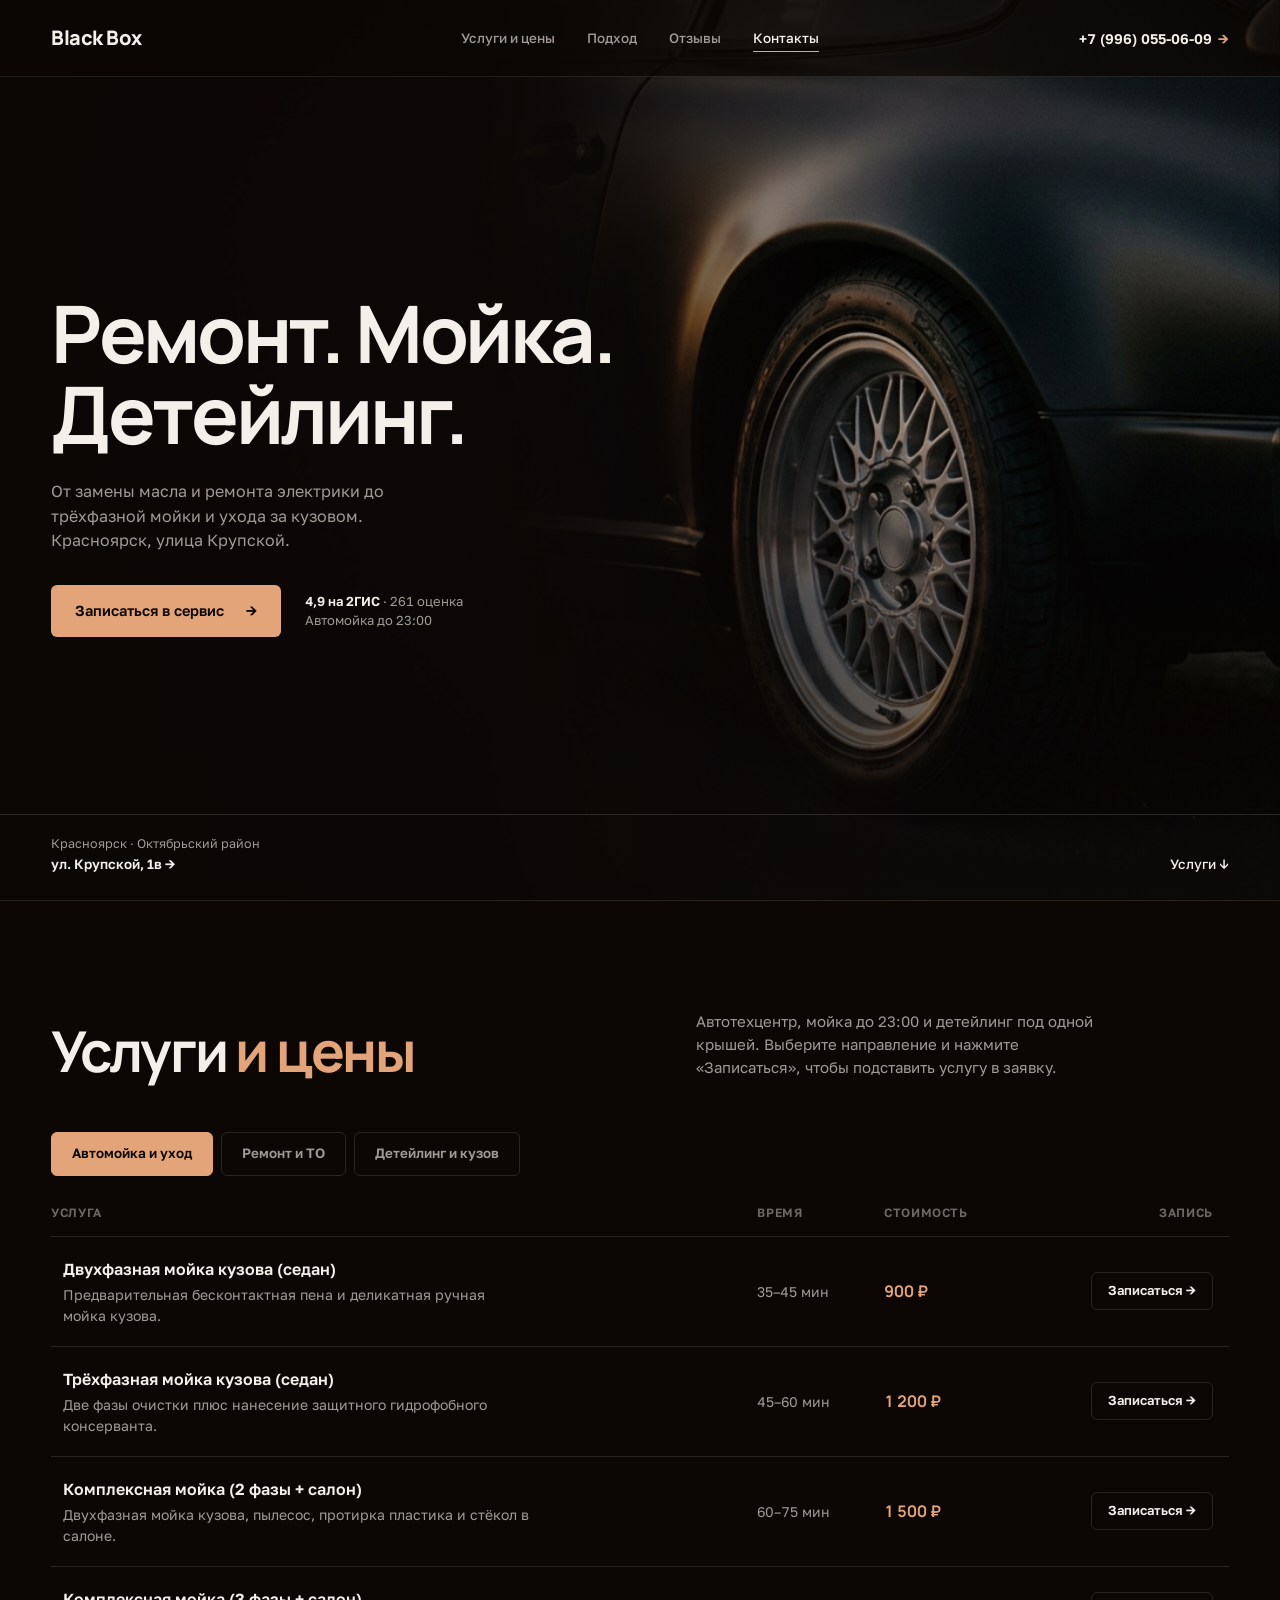
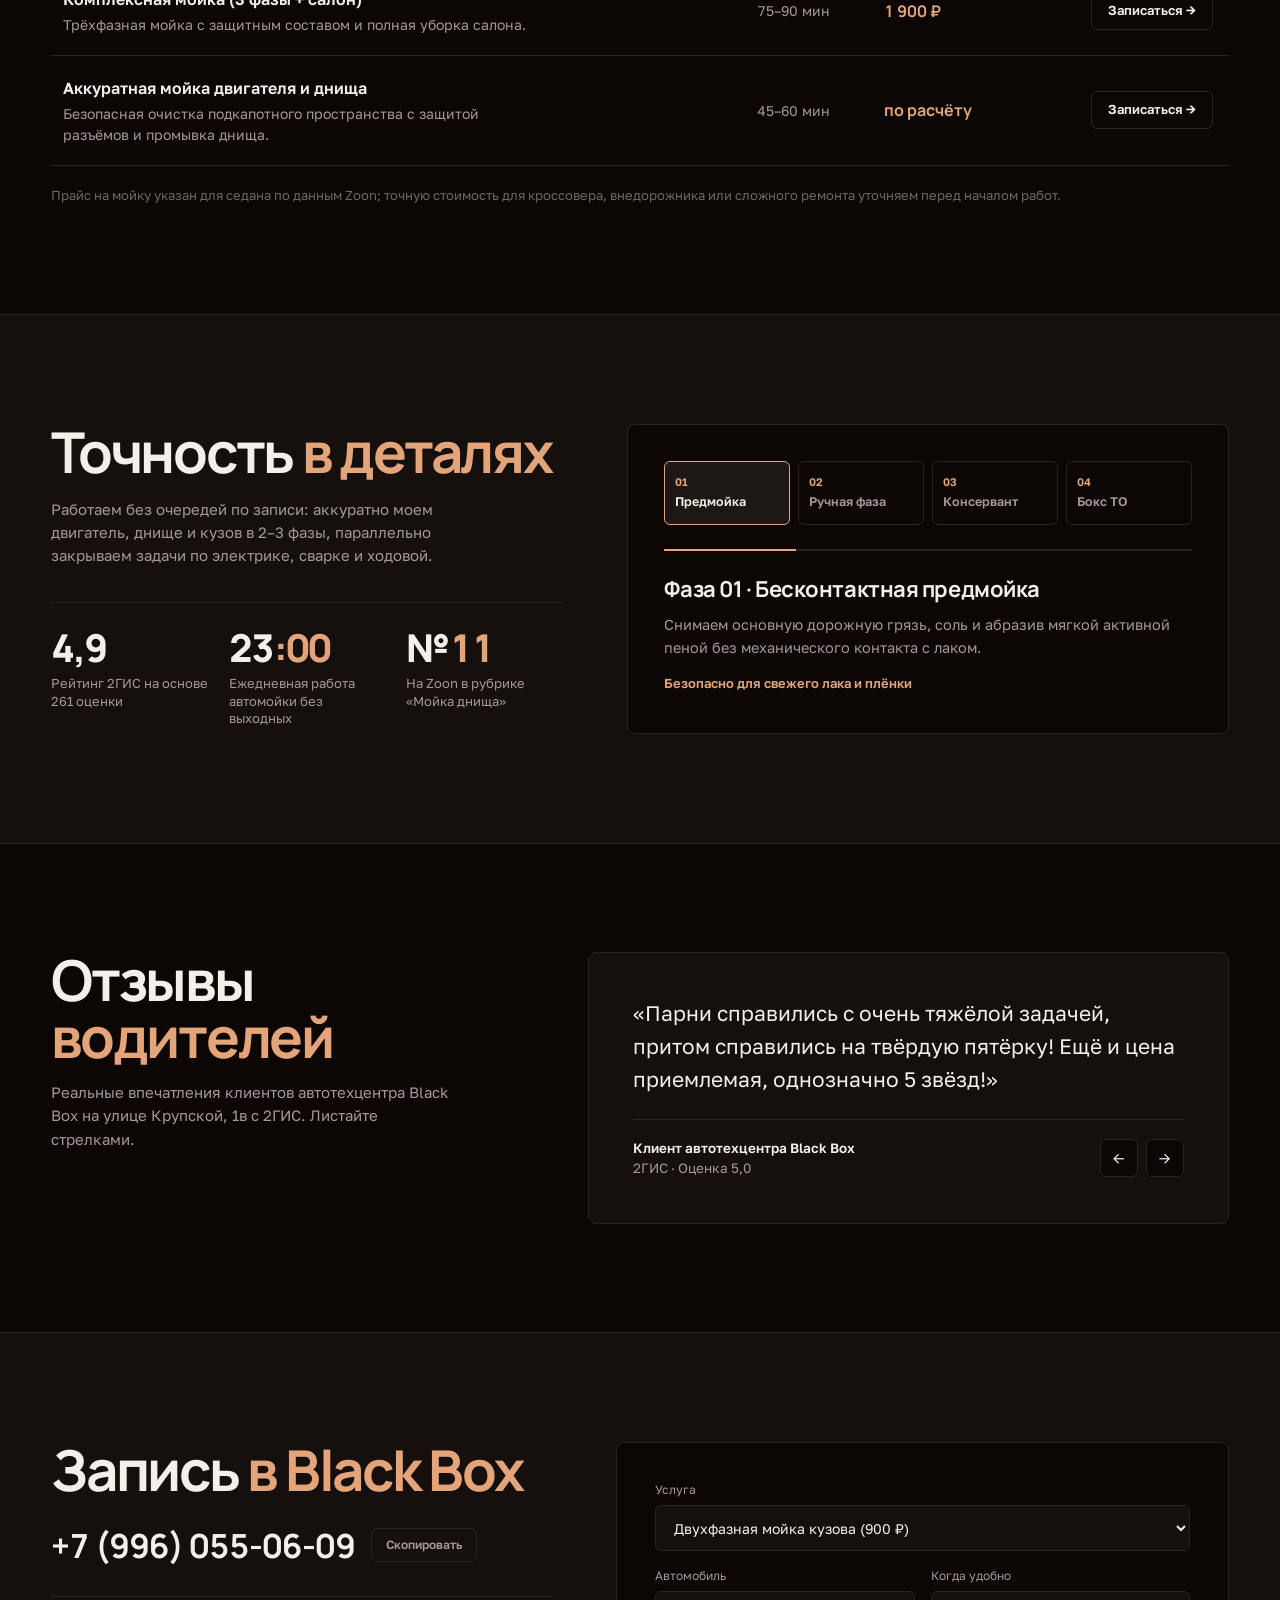
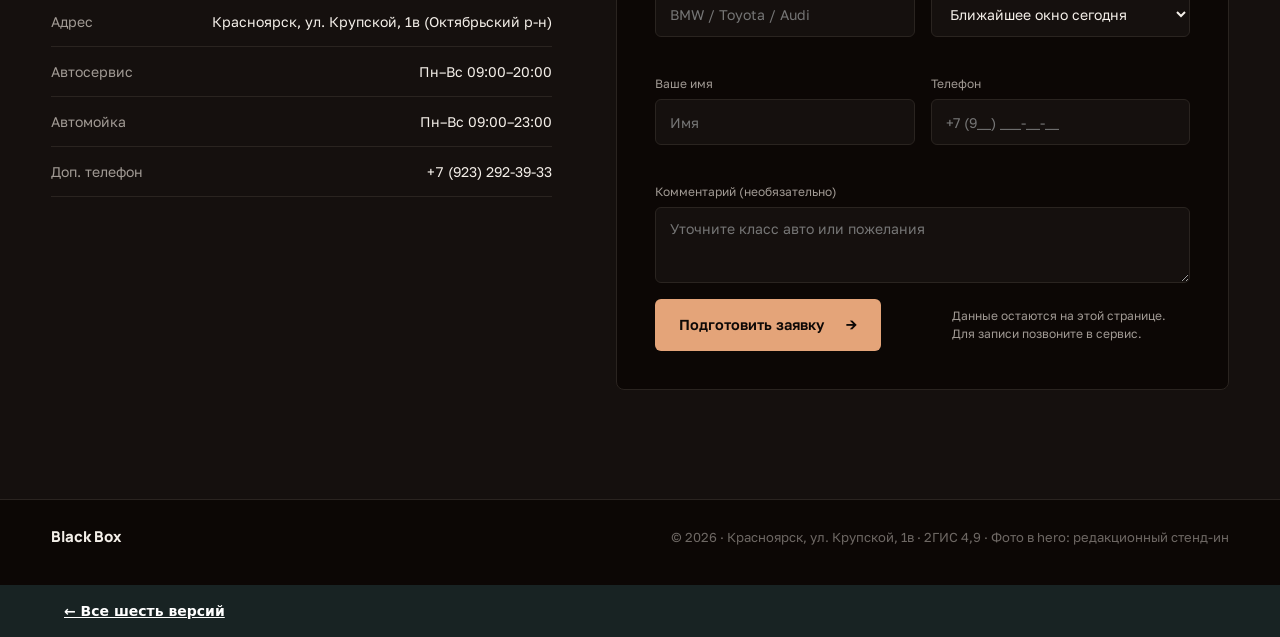
<file: black-box/index.html>
<!DOCTYPE html>
<html lang="ru" data-type="place" data-radius="sharp" data-buttons="solid" data-motion="on">
<head>
  <meta charset="UTF-8">
  <meta name="viewport" content="width=device-width, initial-scale=1.0">
  <meta name="page-type" content="place">
  <meta name="site-kind" content="other">
  <meta name="page-kind" content="place">
  <meta name="theme-color" content="#110E0C">
  <title>Black Box · Ремонт. Мойка. Детейлинг. · Красноярск</title>
  <meta name="description" content="Автотехцентр Black Box в Красноярске на улице Крупской, 1в: ремонт автомобилей и электрики, двух- и трёхфазная мойка, мойка двигателя и днища, детейлинг. Рейтинг 4,9 на 2ГИС.">
  <link rel="preconnect" href="https://fonts.googleapis.com">
  <link rel="preconnect" href="https://fonts.gstatic.com" crossorigin>
  <link href="https://fonts.googleapis.com/css2?family=Golos+Text:wght@400;500;600&family=Manrope:wght@500;600;700;800&display=swap" rel="stylesheet">
  <style>
    :root {
      --bg: oklch(0.135 0.010 45);
      --surface: oklch(0.178 0.010 45);
      --surface-hi: oklch(0.215 0.012 45);
      --ink: oklch(0.955 0.010 75);
      --ink-mid: oklch(0.69 0.012 60);
      --ink-dim: oklch(0.52 0.010 55);
      --line: oklch(0.265 0.012 50);

      --sand: oklch(0.77 0.095 55);
      --sand-hover: oklch(0.83 0.095 55);
      --sand-ink: oklch(0.14 0.010 45);

      --font-display: 'Manrope', -apple-system, BlinkMacSystemFont, sans-serif;
      --font-body: 'Golos Text', -apple-system, BlinkMacSystemFont, sans-serif;

      --wrap: 1320px;
      --gut: clamp(20px, 4vw, 56px);
      --r: 8px;
      --ease: cubic-bezier(0.22, 1, 0.36, 1);
      --ease-out: cubic-bezier(0.16, 1, 0.3, 1);
      --scroll-p: 0;
      --hero-p: 0;
    }

    *, *::before, *::after { box-sizing: border-box; }

    html {
      scroll-behavior: smooth;
      background: var(--bg);
      color: var(--ink);
      font-family: var(--font-body);
      font-size: 15px;
      line-height: 1.5;
      -webkit-font-smoothing: antialiased;
    }

    body {
      margin: 0;
      padding: 0;
      background: var(--bg);
      color: var(--ink);
      overflow-x: hidden;
    }

    a { color: inherit; text-decoration: none; }
    button, input, select, textarea { font: inherit; color: inherit; }

    .nowrap-num { white-space: nowrap; font-variant-numeric: tabular-nums; }

    .skip-link {
      position: absolute;
      left: -9999px;
      top: 12px;
      z-index: 200;
      background: var(--sand);
      color: var(--sand-ink);
      padding: 10px 18px;
      border-radius: var(--r);
    }
    .skip-link:focus { left: 16px; }
    :focus-visible { outline: 2px solid var(--sand); outline-offset: 3px; }

    .wrap {
      width: min(100% - 2 * var(--gut), var(--wrap));
      margin-inline: auto;
    }

    [data-reveal] {
      opacity: 0;
      transform: translateY(18px);
      transition: opacity 0.65s var(--ease-out), transform 0.65s var(--ease-out);
      transition-delay: var(--d, 0ms);
    }
    [data-reveal].is-in { opacity: 1; transform: translateY(0); }

    /* HEADER */
    .nav-bar {
      position: fixed;
      top: 0;
      left: 0;
      right: 0;
      z-index: 90;
      background: oklch(0.135 0.010 45 / 0.72);
      border-bottom: 1px solid oklch(0.955 0.010 75 / 0.10);
      transition: background-color 0.28s var(--ease);
    }
    .nav-bar.is-scrolled {
      background: oklch(0.135 0.010 45 / 0.96);
    }
    .scroll-progress {
      position: absolute;
      left: 0;
      right: 0;
      bottom: -1px;
      height: 1.5px;
      background: var(--sand);
      transform: scaleX(var(--scroll-p));
      transform-origin: left center;
      pointer-events: none;
    }

    .top-nav {
      display: grid;
      grid-template-columns: 1fr auto 1fr;
      align-items: center;
      min-height: 76px;
      gap: 20px;
    }

    .brand {
      justify-self: start;
      font-family: var(--font-display);
      font-size: 20px;
      font-weight: 800;
      letter-spacing: -0.025em;
      color: var(--ink);
    }

    .nav-links {
      display: flex;
      align-items: center;
      gap: 32px;
    }
    .nav-links a {
      font-size: 13.5px;
      font-weight: 500;
      color: var(--ink-mid);
      padding: 6px 0;
      position: relative;
      transition: color 0.18s var(--ease);
      white-space: nowrap;
    }
    .nav-links a::after {
      content: '';
      position: absolute;
      left: 0;
      right: 0;
      bottom: 2px;
      height: 1.5px;
      background: var(--sand);
      transform: scaleX(0);
      transform-origin: left;
      transition: transform 0.24s var(--ease);
    }
    .nav-links a:hover,
    .nav-links a.is-current { color: var(--ink); }
    .nav-links a:hover::after,
    .nav-links a.is-current::after { transform: scaleX(1); }

    .nav-right {
      display: flex;
      align-items: center;
      justify-content: flex-end;
      gap: 14px;
    }
    .nav-phone {
      display: inline-flex;
      align-items: center;
      gap: 6px;
      font-size: 14px;
      font-weight: 600;
      color: var(--ink);
      transition: color 0.18s var(--ease);
    }
    .nav-phone span { color: var(--sand); transition: transform 0.2s var(--ease); display: inline-block; }
    .nav-phone:hover { color: var(--sand); }
    .nav-phone:hover span { transform: translate(2px, -2px); }

    .menu-toggle {
      display: none;
      align-items: center;
      justify-content: center;
      width: 44px;
      height: 44px;
      border-radius: var(--r);
      border: 1px solid var(--line);
      background: transparent;
      cursor: pointer;
    }
    .mobile-drawer {
      display: none;
      border-top: 1px solid var(--line);
      background: var(--bg);
      padding: 12px var(--gut) 22px;
    }
    .mobile-drawer.is-open { display: block; }
    .mobile-drawer a {
      display: flex;
      align-items: center;
      min-height: 48px;
      font-size: 15px;
      font-weight: 500;
      border-bottom: 1px solid var(--line);
    }

    /* HERO (Screenshot 2 faithful evolution) */
    @keyframes lineRise {
      from { opacity: 0; transform: translateY(105%); }
      to { opacity: 1; transform: translateY(0); }
    }
    @keyframes fadeUp {
      from { opacity: 0; transform: translateY(16px); }
      to { opacity: 1; transform: translateY(0); }
    }
    @keyframes photoDrift {
      from { opacity: 0; transform: scale(1.04); }
      to { opacity: 1; transform: scale(1); }
    }

    .hero {
      position: relative;
      min-height: 100svh;min-height: 100dvh;
      display: flex;
      flex-direction: column;
      justify-content: space-between;
      padding-top: 76px;
      overflow: hidden;
      background: var(--bg);
    }

    .hero-media {
      position: absolute;
      inset: 0;
      z-index: 1;
      pointer-events: none;
      transform: translate3d(0, calc(var(--hero-p) * -22px), 0) scale(calc(1 + var(--hero-p) * 0.04));
      will-change: transform;
    }
    .hero-media img {
      width: 100%;
      height: 100%;
      object-fit: cover;
      object-position: 78% 55%;
      display: block;
      animation: photoDrift 1.05s var(--ease-out) both;
    }
    .hero-media::after {
      content: '';
      position: absolute;
      inset: 0;
      background:
        linear-gradient(90deg, var(--bg) 0%, oklch(0.135 0.010 45 / 0.88) 38%, oklch(0.135 0.010 45 / 0.14) 72%, transparent 100%),
        linear-gradient(180deg, oklch(0.135 0.010 45 / 0.45) 0%, transparent 25%, oklch(0.135 0.010 45 / 0.72) 100%);
    }

    .hero-inner {
      position: relative;
      z-index: 4;
      flex: 1;
      display: flex;
      flex-direction: column;
      justify-content: center;
      padding: clamp(48px, 8vw, 96px) 0 clamp(32px, 5vw, 56px);
    }

    .line-mask {
      overflow: hidden;
      padding-bottom: 0.08em;
      margin-bottom: -0.08em;
    }

    .hero-title {
      margin: 0;
      font-family: var(--font-display);
      font-size: clamp(42px, 6.2vw, 86px);
      font-weight: 700;
      line-height: 1.02;
      letter-spacing: -0.04em;
      color: var(--ink);
      max-width: 14ch;
    }
    .hero-title .t-line {
      display: block;
      animation: lineRise 0.72s var(--ease-out) var(--ld, 0.06s) both;
    }

    .hero-sub {
      margin: 24px 0 32px;
      font-size: 16px;
      line-height: 1.55;
      color: var(--ink-mid);
      max-width: 40ch;
      animation: fadeUp 0.65s var(--ease-out) 0.24s both;
    }

    .hero-actions {
      display: flex;
      flex-wrap: wrap;
      align-items: center;
      gap: 16px 24px;
      animation: fadeUp 0.65s var(--ease-out) 0.34s both;
    }

    .btn-sand {
      display: inline-flex;
      align-items: center;
      justify-content: space-between;
      gap: 22px;
      min-height: 52px;
      padding: 0 24px;
      border-radius: 6px;
      border: 0;
      background: var(--sand);
      color: var(--sand-ink);
      font-size: 14.5px;
      font-weight: 600;
      cursor: pointer;
      transition: background-color 0.2s var(--ease), transform 0.18s var(--ease);
    }
    .btn-sand .arr { display: inline-block; transition: transform 0.22s var(--ease); }
    .btn-sand:hover { background: var(--sand-hover); transform: translateY(-2px); }
    .btn-sand:hover .arr { transform: translate(3px, -3px); }
    .btn-sand:active { transform: translateY(0); }

    .hero-rating-note {
      font-size: 13px;
      color: var(--ink-mid);
    }
    .hero-rating-note strong { color: var(--ink); font-weight: 600; }

    .hero-foot {
      position: relative;
      z-index: 4;
      border-top: 1px solid oklch(0.955 0.010 75 / 0.14);
      padding: 20px 0 26px;
    }
    .hero-foot-row {
      display: flex;
      align-items: flex-end;
      justify-content: space-between;
      gap: 16px;
      font-size: 13.5px;
    }
    .foot-loc span { display: block; color: var(--ink-mid); font-size: 12.5px; }
    .foot-loc a { font-weight: 600; color: var(--ink); transition: color 0.18s var(--ease); }
    .foot-loc a:hover { color: var(--sand); }
    .foot-scroll {
      display: inline-flex;
      align-items: center;
      gap: 8px;
      color: var(--ink);
      font-weight: 500;
      transition: color 0.18s var(--ease), transform 0.2s var(--ease);
    }
    .foot-scroll:hover { color: var(--sand); transform: translateY(2px); }

    /* SECTIONS */
    section.sec {
      padding: clamp(72px, 8.5vw, 118px) 0;
      border-top: 1px solid var(--line);
    }
    section.sec-alt {
      padding: clamp(72px, 8.5vw, 118px) 0;
      border-top: 1px solid var(--line);
      background: var(--surface);
    }

    .sec-head {
      display: grid;
      grid-template-columns: minmax(0, 1.05fr) minmax(0, 0.95fr);
      gap: 20px 56px;
      align-items: end;
      margin-bottom: clamp(32px, 4.5vw, 52px);
    }
    .sec-title {
      margin: 0;
      font-family: var(--font-display);
      font-size: clamp(32px, 4.4vw, 58px);
      font-weight: 700;
      line-height: 1;
      letter-spacing: -0.04em;
    }
    .sec-title .sand { color: var(--sand); }
    .sec-note { margin: 0; font-size: 15px; line-height: 1.55; color: var(--ink-mid); max-width: 46ch; }

    /* SERVICES */
    @keyframes rowIn {
      from { opacity: 0; transform: translateY(8px); }
      to { opacity: 1; transform: translateY(0); }
    }
    .tab-row {
      display: flex;
      flex-wrap: wrap;
      gap: 8px;
      margin-bottom: 28px;
    }
    .tab-btn {
      min-height: 44px;
      padding: 0 20px;
      border-radius: 6px;
      border: 1px solid var(--line);
      background: transparent;
      color: var(--ink-mid);
      font-size: 13.5px;
      font-weight: 600;
      cursor: pointer;
      transition: background-color 0.2s var(--ease), color 0.2s var(--ease), border-color 0.2s var(--ease);
    }
    .tab-btn:hover { border-color: var(--ink-mid); color: var(--ink); }
    .tab-btn.is-active { background: var(--sand); border-color: var(--sand); color: var(--sand-ink); }

    .price-wrap { min-height: 310px; }
    .price-table { width: 100%; border-collapse: collapse; text-align: left; }
    .price-table thead th {
      font-size: 12px;
      font-weight: 600;
      text-transform: uppercase;
      letter-spacing: 0.05em;
      color: var(--ink-dim);
      padding: 0 16px 14px 0;
      border-bottom: 1px solid var(--line);
    }
    .price-table tbody tr {
      border-bottom: 1px solid var(--line);
      transition: background-color 0.18s var(--ease);
      animation: rowIn 0.34s var(--ease-out) var(--rd, 0ms) both;
    }
    .price-table tbody tr:hover { background: var(--surface); }
    .price-table tbody td { padding: 20px 16px 20px 0; vertical-align: middle; }
    .price-table tbody tr td:first-child { padding-left: 12px; }

    .p-name { display: block; font-size: 16px; font-weight: 600; color: var(--ink); transition: transform 0.2s var(--ease); }
    .price-table tbody tr:hover .p-name { transform: translateX(4px); }
    .p-desc { display: block; margin-top: 3px; font-size: 14px; color: var(--ink-mid); max-width: 52ch; }
    .p-time { font-size: 14px; color: var(--ink-mid); white-space: nowrap; }
    .p-cost { font-family: var(--font-display); font-size: 16px; font-weight: 700; color: var(--sand); white-space: nowrap; }
    .p-act { text-align: right; white-space: nowrap; padding-right: 10px; }

    .row-pick {
      min-height: 38px;
      padding: 0 16px;
      border-radius: 6px;
      border: 1px solid var(--line);
      background: transparent;
      color: var(--ink);
      font-size: 13px;
      font-weight: 600;
      cursor: pointer;
      transition: background-color 0.18s var(--ease), color 0.18s var(--ease), border-color 0.18s var(--ease);
    }
    .row-pick:hover { background: var(--sand); border-color: var(--sand); color: var(--sand-ink); }
    .price-footnote { margin: 20px 0 0; font-size: 13px; color: var(--ink-dim); }

    /* PROCESS & METRICS */
    .process-grid {
      display: grid;
      grid-template-columns: minmax(0, 0.92fr) minmax(0, 1.08fr);
      gap: clamp(32px, 5vw, 76px);
      align-items: start;
    }
    .metrics-row {
      margin-top: 34px;
      padding-top: 26px;
      border-top: 1px solid var(--line);
      display: grid;
      grid-template-columns: repeat(3, minmax(0, 1fr));
      gap: 20px;
    }
    .m-item strong {
      display: block;
      font-family: var(--font-display);
      font-size: clamp(28px, 3vw, 42px);
      font-weight: 800;
      letter-spacing: -0.04em;
      line-height: 1;
      color: var(--ink);
    }
    .m-item strong em { font-style: normal; color: var(--sand); }
    .m-item span { display: block; margin-top: 8px; font-size: 13px; color: var(--ink-mid); line-height: 1.35; }

    .phase-box {
      border: 1px solid var(--line);
      border-radius: var(--r);
      background: var(--bg);
      padding: clamp(24px, 3vw, 36px);
    }
    .phase-nav {
      display: grid;
      grid-template-columns: repeat(4, minmax(0, 1fr));
      gap: 8px;
      margin-bottom: 24px;
    }
    .phase-btn {
      padding: 12px 10px;
      border-radius: 6px;
      border: 1px solid var(--line);
      background: transparent;
      color: var(--ink-mid);
      font-size: 12.5px;
      font-weight: 600;
      text-align: left;
      cursor: pointer;
      transition: background-color 0.2s var(--ease), color 0.2s var(--ease), border-color 0.2s var(--ease);
    }
    .phase-btn span { display: block; font-size: 11px; color: var(--sand); margin-bottom: 3px; }
    .phase-btn:hover { border-color: var(--ink-mid); color: var(--ink); }
    .phase-btn.is-active { background: var(--surface-hi); border-color: var(--sand); color: var(--ink); }

    .phase-bar-track {
      height: 2px;
      background: var(--line);
      margin-bottom: 22px;
      overflow: hidden;
    }
    .phase-bar-fill {
      height: 100%;
      background: var(--sand);
      transition: width 0.36s var(--ease-out);
    }
    .phase-content {
      min-height: 124px;
      animation: rowIn 0.28s var(--ease-out) both;
    }
    .phase-content h3 {
      margin: 0 0 8px;
      font-family: var(--font-display);
      font-size: 22px;
      font-weight: 700;
      letter-spacing: -0.02em;
    }
    .phase-content p { margin: 0 0 14px; font-size: 14.5px; line-height: 1.58; color: var(--ink-mid); }
    .phase-meta { font-size: 13px; color: var(--sand); font-weight: 600; }

    /* REVIEWS */
    .review-grid {
      display: grid;
      grid-template-columns: minmax(0, 0.85fr) minmax(0, 1.15fr);
      gap: clamp(32px, 5vw, 72px);
      align-items: start;
    }
    .review-card {
      position: relative;
      background: var(--surface);
      border: 1px solid var(--line);
      border-radius: var(--r);
      padding: clamp(28px, 3.5vw, 44px);
      min-height: 250px;
      display: flex;
      flex-direction: column;
      justify-content: space-between;
      gap: 24px;
    }
    .review-quote {
      margin: 0;
      font-size: clamp(17px, 1.7vw, 21px);
      line-height: 1.55;
      color: var(--ink);
      animation: rowIn 0.3s var(--ease-out) both;
    }
    .review-foot {
      display: flex;
      align-items: center;
      justify-content: space-between;
      gap: 16px;
      padding-top: 18px;
      border-top: 1px solid var(--line);
    }
    .review-author { font-size: 13.5px; color: var(--ink-mid); }
    .review-author strong { color: var(--ink); font-weight: 600; display: block; }
    .r-nav { display: inline-flex; align-items: center; gap: 8px; }
    .r-btn {
      width: 38px;
      height: 38px;
      border-radius: 6px;
      border: 1px solid var(--line);
      background: var(--bg);
      color: var(--ink);
      cursor: pointer;
      display: inline-flex;
      align-items: center;
      justify-content: center;
      transition: background-color 0.18s var(--ease), color 0.18s var(--ease), border-color 0.18s var(--ease);
    }
    .r-btn:hover { background: var(--sand); border-color: var(--sand); color: var(--sand-ink); }

    /* BOOKING & CONTACTS */
    @keyframes fieldFlash {
      0% { border-color: var(--sand); box-shadow: 0 0 0 3px oklch(0.77 0.095 55 / 0.32); }
      100% { border-color: var(--line); box-shadow: 0 0 0 0 oklch(0.77 0.095 55 / 0); }
    }
    .field-flash { animation: fieldFlash 0.9s var(--ease-out); }

    .booking-grid {
      display: grid;
      grid-template-columns: minmax(0, 0.9fr) minmax(0, 1.1fr);
      gap: clamp(32px, 5vw, 76px);
      align-items: start;
    }
    .phone-row { display: flex; flex-wrap: wrap; align-items: center; gap: 12px 16px; margin: 22px 0 26px; }
    .phone-big { font-family: var(--font-display); font-size: clamp(24px, 2.6vw, 34px); font-weight: 700; letter-spacing: -0.03em; transition: color 0.18s var(--ease); }
    .phone-big:hover { color: var(--sand); }
    .copy-btn {
      min-height: 34px;
      padding: 0 14px;
      border-radius: 6px;
      border: 1px solid var(--line);
      background: transparent;
      color: var(--ink-mid);
      font-size: 12px;
      font-weight: 600;
      cursor: pointer;
      transition: background-color 0.18s var(--ease), color 0.18s var(--ease), border-color 0.18s var(--ease);
    }
    .copy-btn:hover { border-color: var(--ink); color: var(--ink); }
    .copy-btn.is-copied { background: var(--sand); border-color: var(--sand); color: var(--sand-ink); }

    .contact-ledger { border-top: 1px solid var(--line); }
    .c-row { display: flex; justify-content: space-between; gap: 16px; padding: 14px 0; border-bottom: 1px solid var(--line); font-size: 14px; }
    .c-row span:first-child { color: var(--ink-mid); }
    .c-row span:last-child { color: var(--ink); text-align: right; }

    .booking-form {
      background: var(--bg);
      border: 1px solid var(--line);
      border-radius: var(--r);
      padding: clamp(24px, 3vw, 38px);
    }
    .form-grid { display: grid; grid-template-columns: repeat(2, minmax(0, 1fr)); gap: 16px; }
    .field { display: flex; flex-direction: column; gap: 6px; min-width: 0; }
    .field-full { grid-column: 1 / -1; }
    .field label { font-size: 12px; color: var(--ink-mid); }
    .field input, .field select, .field textarea {
      width: 100%;
      min-height: 46px;
      padding: 10px 14px;
      border-radius: 6px;
      border: 1px solid var(--line);
      background: var(--surface);
      color: var(--ink);
      font-size: 14px;
      transition: border-color 0.18s var(--ease);
    }
    .field textarea { min-height: 76px; resize: vertical; }
    .field input:focus, .field select:focus, .field textarea:focus { outline: none; border-color: var(--sand); }
    .field-error { font-size: 12px; color: var(--sand); min-height: 16px; }
    .form-foot { margin-top: 16px; display: flex; flex-wrap: wrap; align-items: center; justify-content: space-between; gap: 14px; }
    .form-note { margin: 0; font-size: 12px; color: var(--ink-mid); max-width: 34ch; }

    .booking-success { display: none; }
    .booking-success.is-visible { display: block; animation: rowIn 0.34s var(--ease-out) both; }
    .booking-success h3 { margin: 0 0 8px; font-family: var(--font-display); font-size: 22px; font-weight: 700; }
    .booking-success p { margin: 0 0 20px; font-size: 14px; color: var(--ink-mid); }

    .footer {
      border-top: 1px solid var(--line);
      padding: 26px 0 36px;
      font-size: 13px;
      color: var(--ink-dim);
    }
    .footer-inner { display: flex; flex-wrap: wrap; align-items: center; justify-content: space-between; gap: 12px 24px; }
    .footer-brand { font-family: var(--font-display); font-size: 15px; font-weight: 800; color: var(--ink); }

    .actionbar {
      display: none;
      position: fixed;
      left: 0;
      right: 0;
      bottom: 0;
      z-index: 95;
      background: var(--bg);
      border-top: 1px solid var(--line);
      padding: 10px 16px;
      gap: 10px;
    }
    .actionbar a {
      flex: 1;
      min-height: 44px;
      display: inline-flex;
      align-items: center;
      justify-content: center;
      border-radius: 6px;
      font-size: 13px;
      font-weight: 600;
    }
    .actionbar-call { border: 1px solid var(--line); color: var(--ink); }
    .actionbar-book { background: var(--sand); color: var(--sand-ink); }

    @media (max-width: 960px) {
      .nav-links { display: none; }
      .top-nav { grid-template-columns: auto 1fr auto; }
      .menu-toggle { display: inline-flex; }
      .sec-head, .process-grid, .review-grid, .booking-grid { grid-template-columns: 1fr; }
      .phase-nav { grid-template-columns: repeat(2, minmax(0, 1fr)); }
    }

    @media (max-width: 680px) {
      body { padding-bottom: 68px; }
      .nav-phone { display: none; }
      .actionbar { display: flex; }
      .metrics-row, .form-grid { grid-template-columns: 1fr; }
      .c-row { flex-direction: column; gap: 4px; }
      .c-row span:last-child { text-align: left; }
      .price-table thead { display: none; }
      .price-table, .price-table tbody, .price-table tr, .price-table td { display: block; width: 100%; }
      .price-table tbody tr { padding: 16px 0; }
      .price-table tbody tr td:first-child, .price-table tbody td { padding: 5px 0; text-align: left; }
      .price-table tbody td[data-label]::before { content: attr(data-label) ': '; font-size: 12px; font-weight: 600; color: var(--ink-mid); display: inline-block; width: 72px; }
      .row-pick { width: 100%; margin-top: 8px; }
    }

    @media (prefers-reduced-motion: reduce) {
      *, *::before, *::after { animation: none !important; transition: none !important; scroll-behavior: auto !important; }
      [data-reveal] { opacity: 1 !important; transform: none !important; }
      .hero-media { transform: none !important; }
    }
  </style>
<style>@media(max-width:740px){img,video{max-width:100%}input,select,textarea{max-width:100%;font-size:16px!important}.form-grid>*{min-width:0}.hero-h1,.hero-title{overflow-wrap:break-word}.booking-form{min-width:0}}</style></head>
<body>
  <a class="skip-link" href="#main-content">Перейти к содержанию</a>

  <div class="nav-bar" id="navBar">
    <header class="wrap top-nav">
      <a class="brand" href="#top">Black Box</a>

      <nav class="nav-links" id="navLinks" aria-label="Навигация">
        <a href="#services">Услуги и цены</a>
        <a href="#process">Подход</a>
        <a href="#reviews">Отзывы</a>
        <a href="#contacts">Контакты</a>
      </nav>

      <div class="nav-right">
        <a class="nav-phone nowrap-num" href="tel:+79960550609">+7&nbsp;(996)&nbsp;055-06-09 <span aria-hidden="true">→</span></a>
        <button type="button" class="menu-toggle" id="menuToggle" aria-expanded="false" aria-controls="mobileDrawer" aria-label="Меню">
          <svg width="18" height="18" viewBox="0 0 18 18" fill="none" aria-hidden="true">
            <path d="M2 5H16M2 9H16M2 13H16" stroke="currentColor" stroke-width="1.6" stroke-linecap="round"/>
          </svg>
        </button>
      </div>
    </header>

    <div class="mobile-drawer" id="mobileDrawer">
      <a href="#services">Услуги и цены</a>
      <a href="#process">Подход и этапы</a>
      <a href="#reviews">Отзывы клиентов</a>
      <a href="#contacts">Запись и контакты</a>
    </div>
    <div class="scroll-progress" aria-hidden="true"></div>
  </div>

  <main id="main-content">
    <section class="hero" id="top">
      <div class="hero-media" aria-hidden="true">
        <img src="../media/ab0f4ca16b4fb012375e0b.jpg" alt="">
      </div>

      <div class="wrap hero-inner">
        <h1 class="hero-title">
          <span class="line-mask"><span class="t-line" style="--ld: 0.05s;">Ремонт. Мойка.</span></span>
          <span class="line-mask"><span class="t-line" style="--ld: 0.16s;">Детейлинг.</span></span>
        </h1>
        <p class="hero-sub">
          От замены масла и ремонта электрики до трёхфазной мойки и ухода за кузовом. Красноярск, улица Крупской.
        </p>
        <div class="hero-actions">
          <a class="btn-sand" href="#contacts">
            <span>Записаться в сервис</span>
            <span class="arr" aria-hidden="true">→</span>
          </a>
          <div class="hero-rating-note nowrap-num">
            <strong>4,9 на 2ГИС</strong> · 261 оценка<br>Автомойка до 23:00
          </div>
        </div>
      </div>

      <div class="hero-foot">
        <div class="wrap hero-foot-row">
          <div class="foot-loc">
            <span>Красноярск · Октябрьский район</span>
            <a href="#contacts">ул. Крупской, 1в →</a>
          </div>
          <a class="foot-scroll" href="#services">Услуги ↓</a>
        </div>
      </div>
    </section>

    <section class="sec" id="services">
      <div class="wrap">
        <div class="sec-head" data-reveal>
          <h2 class="sec-title">Услуги <span class="sand">и цены</span></h2>
          <p class="sec-note">
            Автотехцентр, мойка до 23:00 и детейлинг под одной крышей. Выберите направление и нажмите «Записаться», чтобы подставить услугу в заявку.
          </p>
        </div>

        <div class="tab-row" id="serviceTabs" role="tablist" aria-label="Направления Black Box" data-reveal style="--d: 60ms;">
          <button type="button" class="tab-btn is-active" role="tab" aria-selected="true" data-cat="wash">Автомойка и уход</button>
          <button type="button" class="tab-btn" role="tab" aria-selected="false" data-cat="repair">Ремонт и ТО</button>
          <button type="button" class="tab-btn" role="tab" aria-selected="false" data-cat="detailing">Детейлинг и кузов</button>
        </div>

        <div class="price-wrap" data-reveal style="--d: 110ms;">
          <table class="price-table">
            <thead>
              <tr>
                <th>Услуга</th>
                <th>Время</th>
                <th>Стоимость</th>
                <th style="text-align:right;">Запись</th>
              </tr>
            </thead>
            <tbody id="servicesBody"></tbody>
          </table>
        </div>

        <p class="price-footnote" data-reveal>
          Прайс на мойку указан для седана по данным Zoon; точную стоимость для кроссовера, внедорожника или сложного ремонта уточняем перед началом работ.
        </p>
      </div>
    </section>

    <section class="sec-alt" id="process">
      <div class="wrap process-grid">
        <div data-reveal>
          <h2 class="sec-title">Точность <span class="sand">в деталях</span></h2>
          <p class="sec-note" style="margin-top: 18px;">
            Работаем без очередей по записи: аккуратно моем двигатель, днище и кузов в 2–3 фазы, параллельно закрываем задачи по электрике, сварке и ходовой.
          </p>

          <div class="metrics-row" id="metricsRow">
            <div class="m-item">
              <strong class="nowrap-num" data-count="4.9" data-dec="1">4,9</strong>
              <span>Рейтинг 2ГИС на основе 261 оценки</span>
            </div>
            <div class="m-item">
              <strong class="nowrap-num">23<em>:00</em></strong>
              <span>Ежедневная работа автомойки без выходных</span>
            </div>
            <div class="m-item">
              <strong class="nowrap-num">№<em>11</em></strong>
              <span>На Zoon в рубрике «Мойка днища»</span>
            </div>
          </div>
        </div>

        <div class="phase-box" data-reveal style="--d: 90ms;">
          <div class="phase-nav" id="phaseNav" role="tablist" aria-label="Этапы ухода и сервиса">
            <button type="button" class="phase-btn is-active" role="tab" aria-selected="true" data-phase="0"><span>01</span>Предмойка</button>
            <button type="button" class="phase-btn" role="tab" aria-selected="false" data-phase="1"><span>02</span>Ручная фаза</button>
            <button type="button" class="phase-btn" role="tab" aria-selected="false" data-phase="2"><span>03</span>Консервант</button>
            <button type="button" class="phase-btn" role="tab" aria-selected="false" data-phase="3"><span>04</span>Бокс ТО</button>
          </div>
          <div class="phase-bar-track" aria-hidden="true">
            <div class="phase-bar-fill" id="phaseFill" style="width: 25%;"></div>
          </div>
          <div class="phase-content" id="phaseContent" aria-live="polite"></div>
        </div>
      </div>
    </section>

    <section class="sec" id="reviews">
      <div class="wrap review-grid">
        <div data-reveal>
          <h2 class="sec-title">Отзывы <span class="sand">водителей</span></h2>
          <p class="sec-note" style="margin-top: 16px;">
            Реальные впечатления клиентов автотехцентра Black Box на улице Крупской, 1в с 2ГИС. Листайте стрелками.
          </p>
        </div>

        <div class="review-card" id="reviewCard" aria-live="polite" data-reveal style="--d: 90ms;"></div>
      </div>
    </section>

    <section class="sec-alt" id="contacts">
      <div class="wrap booking-grid">
        <div data-reveal>
          <h2 class="sec-title">Запись <span class="sand">в Black Box</span></h2>

          <div class="phone-row">
            <a class="phone-big nowrap-num" href="tel:+79960550609">+7&nbsp;(996)&nbsp;055-06-09</a>
            <button type="button" class="copy-btn" id="copyPhoneBtn">Скопировать</button>
          </div>

          <div class="contact-ledger">
            <div class="c-row">
              <span>Адрес</span>
              <span>Красноярск, ул. Крупской, 1в (Октябрьский р-н)</span>
            </div>
            <div class="c-row">
              <span>Автосервис</span>
              <span class="nowrap-num">Пн–Вс 09:00–20:00</span>
            </div>
            <div class="c-row">
              <span>Автомойка</span>
              <span class="nowrap-num">Пн–Вс 09:00–23:00</span>
            </div>
            <div class="c-row">
              <span>Доп. телефон</span>
              <span class="nowrap-num">+7&nbsp;(923)&nbsp;292-39-33</span>
            </div>
          </div>
        </div>

        <div class="booking-form" data-reveal style="--d: 90ms;">
          <form id="bookingForm" novalidate>
            <div class="form-grid">
              <div class="field field-full">
                <label for="fService">Услуга</label>
                <select id="fService" name="service">
                  <option value="Двухфазная мойка кузова (900 ₽)">Двухфазная мойка кузова (900 ₽)</option>
                  <option value="Трёхфазная мойка кузова (1 200 ₽)">Трёхфазная мойка кузова (1 200 ₽)</option>
                  <option value="Комплексная мойка 2 фазы + салон (1 500 ₽)">Комплексная мойка 2 фазы + салон (1 500 ₽)</option>
                  <option value="Комплексная мойка 3 фазы + салон (1 900 ₽)">Комплексная мойка 3 фазы + салон (1 900 ₽)</option>
                  <option value="Мойка двигателя / днища">Мойка двигателя или днища</option>
                  <option value="Ремонт авто, ТО и электрика">Ремонт авто, ТО и электронные системы</option>
                  <option value="Сварочные работы и шиномонтаж">Сварочные работы и шиномонтаж</option>
                  <option value="Детейлинг, химчистка и полировка">Детейлинг, химчистка и полировка кузова</option>
                </select>
              </div>

              <div class="field">
                <label for="fCar">Автомобиль</label>
                <input type="text" id="fCar" name="car" placeholder="BMW / Toyota / Audi" autocomplete="off">
                <span class="field-error" id="errCar"></span>
              </div>

              <div class="field">
                <label for="fTime">Когда удобно</label>
                <select id="fTime" name="time">
                  <option value="Ближайшее окно сегодня">Ближайшее окно сегодня</option>
                  <option value="Сегодня вечером (до 23:00 мойка)">Сегодня вечером (мойка до 23:00)</option>
                  <option value="Завтра утром (09:00–12:00)">Завтра утром (09:00–12:00)</option>
                  <option value="Завтра днём (12:00–19:00)">Завтра днём (12:00–19:00)</option>
                </select>
              </div>

              <div class="field">
                <label for="fName">Ваше имя</label>
                <input type="text" id="fName" name="name" placeholder="Имя" autocomplete="name">
                <span class="field-error" id="errName"></span>
              </div>

              <div class="field">
                <label for="fPhone">Телефон</label>
                <input type="tel" id="fPhone" name="phone" placeholder="+7 (9__) ___-__-__" autocomplete="tel">
                <span class="field-error" id="errPhone"></span>
              </div>

              <div class="field field-full">
                <label for="fComment">Комментарий (необязательно)</label>
                <textarea id="fComment" name="comment" placeholder="Уточните класс авто или пожелания"></textarea>
              </div>
            </div>

            <div class="form-foot">
              <button type="submit" class="btn-sand">
                <span>Подготовить заявку</span>
                <span class="arr" aria-hidden="true">→</span>
              </button>
              <p class="form-note">Данные остаются на этой странице. Для записи позвоните в сервис.</p>
            </div>
          </form>

          <div class="booking-success" id="bookingSuccess" role="status" aria-live="polite">
            <h3>Черновик заявки готов</h3>
            <p id="successSummary"></p><a href="tel:+79960550609">Позвонить в сервис →</a>
            <button type="button" class="btn-sand" id="resetBookingBtn"><span>Новая заявка</span><span class="arr" aria-hidden="true">↺</span></button>
          </div>
        </div>
      </div>
    </section>
  </main>

  <footer class="footer">
    <div class="wrap footer-inner">
      <span class="footer-brand">Black Box</span>
      <span>© 2026 · Красноярск, ул. Крупской, 1в · 2ГИС 4,9 · Фото в hero: редакционный стенд-ин</span>
    </div>
  </footer>

  <nav class="actionbar" aria-label="Быстрые действия">
    <a class="actionbar-call nowrap-num" href="tel:+79960550609">Позвонить</a>
    <a class="actionbar-book" href="#contacts">Записаться</a>
  </nav>

  <script>
    (function () {
      const reducedMotion = window.matchMedia && window.matchMedia('(prefers-reduced-motion: reduce)').matches;

      const SERVICES = {
        wash: [
          { title: 'Двухфазная мойка кузова (седан)', desc: 'Предварительная бесконтактная пена и деликатная ручная мойка кузова.', time: '35–45 мин', price: '900\u00A0₽', val: 'Двухфазная мойка кузова (900 ₽)' },
          { title: 'Трёхфазная мойка кузова (седан)', desc: 'Две фазы очистки плюс нанесение защитного гидрофобного консерванта.', time: '45–60 мин', price: '1\u00A0200\u00A0₽', val: 'Трёхфазная мойка кузова (1 200 ₽)' },
          { title: 'Комплексная мойка (2 фазы + салон)', desc: 'Двухфазная мойка кузова, пылесос, протирка пластика и стёкол в салоне.', time: '60–75 мин', price: '1\u00A0500\u00A0₽', val: 'Комплексная мойка 2 фазы + салон (1 500 ₽)' },
          { title: 'Комплексная мойка (3 фазы + салон)', desc: 'Трёхфазная мойка с защитным составом и полная уборка салона.', time: '75–90 мин', price: '1\u00A0900\u00A0₽', val: 'Комплексная мойка 3 фазы + салон (1 900 ₽)' },
          { title: 'Аккуратная мойка двигателя и днища', desc: 'Безопасная очистка подкапотного пространства с защитой разъёмов и промывка днища.', time: '45–60 мин', price: 'по расчёту', val: 'Мойка двигателя / днища' }
        ],
        repair: [
          { title: 'Плановое ТО и замена масел', desc: 'Замена масла в двигателе, АКПП, фильтров, антифриза и технических жидкостей.', time: 'от 40 мин', price: 'по расчёту', val: 'Ремонт авто, ТО и электрика' },
          { title: 'Ремонт электронных систем авто', desc: 'Компьютерная диагностика, поиск неисправностей проводки, датчиков и блоков.', time: 'от 1 часа', price: 'по расчёту', val: 'Ремонт авто, ТО и электрика' },
          { title: 'Ходовая часть и тормозная система', desc: 'Замена колодок, дисков, амортизаторов, ШРУСов, рычагов и ступичных подшипников.', time: '1–3 часа', price: 'по расчёту', val: 'Ремонт авто, ТО и электрика' },
          { title: 'Сварочные работы и шиномонтаж', desc: 'Сварка выхлопной системы и элементов кузова, сезонный шиномонтаж и балансировка.', time: 'от 40 мин', price: 'по расчёту', val: 'Сварочные работы и шиномонтаж' }
        ],
        detailing: [
          { title: 'Восстановительная полировка кузова', desc: 'Удаление рисок, паутинки и помутнений лака с сохранением заводской толщины ЛКП.', time: '1–2 дня', price: 'по расчёту', val: 'Детейлинг, химчистка и полировка' },
          { title: 'Глубокая химчистка салона', desc: 'Деликатная чистка кожи, алькантары, текстиля и пластика без резких запахов.', time: 'от 6 часов', price: 'по расчёту', val: 'Детейлинг, химчистка и полировка' },
          { title: 'Защитные покрытия и антидождь', desc: 'Гидрофобная защита кузова, стёкол и дисков для сибирского климата и реагентов.', time: '2–5 часов', price: 'по расчёту', val: 'Детейлинг, химчистка и полировка' }
        ]
      };

      const PHASES = [
        { title: 'Фаза 01 · Бесконтактная предмойка', text: 'Снимаем основную дорожную грязь, соль и абразив мягкой активной пеной без механического контакта с лаком.', meta: 'Безопасно для свежего лака и плёнки' },
        { title: 'Фаза 02 · Ручная мойка крупнопористой губкой', text: 'Удаляем статическую плёнку pH-нейтральным шампунем, прорабатываем диски, арки, стыки и шильдики кистями.', meta: 'Входит в 2- и 3-фазную мойку от 900 ₽' },
        { title: 'Фаза 03 · Консервант и турбосушка', text: 'Наносим гидрофобный состав для блеска и отталкивания воды, выдуваем влагу из зеркал, ручек и замков.', meta: 'Защита кузова между мойками · 1 200 ₽' },
        { title: 'Бокс ТО · Ремонт, электрика и сварка', text: 'Пока автомобиль в боксе, мастера проверяют подвеску, выполняют плановое ТО, сварку или ремонт электроники.', meta: 'Автосервис ежедневно 09:00–20:00' }
      ];

      const REVIEWS = [
        { quote: '«Парни справились с очень тяжёлой задачей, притом справились на твёрдую пятёрку! Ещё и цена приемлемая, однозначно 5 звёзд!»', author: 'Клиент автотехцентра Black Box', meta: '2ГИС · Оценка 5,0' },
        { quote: '«У парней широкий спектр услуг, всё быстро и современно! Хорошо помыли двигатель, аккуратно, почти без очереди! Молодцы, так держать!»', author: 'Клиент автомойки Black Box', meta: '2ГИС · Оценка 5,0' },
        { quote: '«Записалась на комплексную мойку, очень качественно выполнили работу. Была в первый раз, но точно не в последний.»', author: 'Клиент комплексной мойки', meta: '2ГИС · Оценка 5,0' },
        { quote: '«Хорошие, вежливые ребята. Стараются на совесть. Все очень понравилось, рекомендую!»', author: 'Постоянный клиент', meta: '2ГИС · Оценка 5,0' }
      ];

      const rootEl = document.documentElement;
      const navBar = document.getElementById('navBar');
      const heroSec = document.getElementById('top');
      let ticking = false;

      function onScroll() {
        ticking = false;
        const y = window.scrollY || 0;
        const maxS = Math.max(1, rootEl.scrollHeight - window.innerHeight);
        rootEl.style.setProperty('--scroll-p', Math.min(1, Math.max(0, y / maxS)).toFixed(4));
        navBar.classList.toggle('is-scrolled', y > 24);
        if (!reducedMotion && heroSec) {
          const hp = Math.min(1, Math.max(0, y / Math.max(1, heroSec.offsetHeight)));
          rootEl.style.setProperty('--hero-p', hp.toFixed(4));
        }
      }
      window.addEventListener('scroll', function () {
        if (!ticking) { ticking = true; requestAnimationFrame(onScroll); }
      }, { passive: true });
      onScroll();

      const navAnchors = Array.from(document.querySelectorAll('#navLinks a'));
      const secs = ['services', 'process', 'reviews', 'contacts'].map(function (id) { return document.getElementById(id); }).filter(Boolean);
      if ('IntersectionObserver' in window) {
        const navIO = new IntersectionObserver(function (entries) {
          entries.forEach(function (e) {
            if (!e.isIntersecting) return;
            navAnchors.forEach(function (a) { a.classList.toggle('is-current', a.getAttribute('href') === '#' + e.target.id); });
          });
        }, { rootMargin: '-32% 0px -56% 0px' });
        secs.forEach(function (s) { navIO.observe(s); });
      }

      const reveals = document.querySelectorAll('[data-reveal]');
      if (!reducedMotion && 'IntersectionObserver' in window) {
        const revIO = new IntersectionObserver(function (entries) {
          entries.forEach(function (e) {
            if (e.isIntersecting) { e.target.classList.add('is-in'); revIO.unobserve(e.target); }
          });
        }, { threshold: 0.12, rootMargin: '0px 0px -40px 0px' });
        reveals.forEach(function (el) { revIO.observe(el); });
      } else {
        reveals.forEach(function (el) { el.classList.add('is-in'); });
      }

      const metricsRow = document.getElementById('metricsRow');
      if (!reducedMotion && 'IntersectionObserver' in window && metricsRow) {
        const cIO = new IntersectionObserver(function (entries) {
          entries.forEach(function (e) {
            if (!e.isIntersecting) return;
            cIO.unobserve(e.target);
            metricsRow.querySelectorAll('[data-count]').forEach(function (el) {
              const target = parseFloat(el.getAttribute('data-count'));
              const dec = parseInt(el.getAttribute('data-dec') || '0', 10);
              const start = performance.now();
              function tick(now) {
                const t = Math.min(1, (now - start) / 760);
                el.textContent = (target * (1 - Math.pow(1 - t, 3))).toFixed(dec).replace('.', ',');
                if (t < 1) requestAnimationFrame(tick);
              }
              requestAnimationFrame(tick);
            });
          });
        }, { threshold: 0.35 });
        cIO.observe(metricsRow);
      }

      const menuToggle = document.getElementById('menuToggle');
      const mobileDrawer = document.getElementById('mobileDrawer');
      menuToggle.addEventListener('click', function () {
        const open = mobileDrawer.classList.toggle('is-open');
        menuToggle.setAttribute('aria-expanded', String(open));
      });
      mobileDrawer.querySelectorAll('a').forEach(function (a) {
        a.addEventListener('click', function () {
          mobileDrawer.classList.remove('is-open');
          menuToggle.setAttribute('aria-expanded', 'false');
        });
      });

      const servicesBody = document.getElementById('servicesBody');
      const serviceTabs = document.getElementById('serviceTabs');
      const fService = document.getElementById('fService');
      const fCar = document.getElementById('fCar');
      const fName = document.getElementById('fName');
      const fPhone = document.getElementById('fPhone');
      const fTime = document.getElementById('fTime');
      const errCar = document.getElementById('errCar');
      const errName = document.getElementById('errName');
      const errPhone = document.getElementById('errPhone');
      const contactsSec = document.getElementById('contacts');
      const bookingForm = document.getElementById('bookingForm');
      const bookingSuccess = document.getElementById('bookingSuccess');
      const successSummary = document.getElementById('successSummary');
      const resetBookingBtn = document.getElementById('resetBookingBtn');

      function renderServices(cat) {
        const list = SERVICES[cat] || SERVICES.wash;
        servicesBody.innerHTML = list.map(function (s, idx) {
          return (
            '<tr style="--rd:' + (idx * 28) + 'ms;">' +
              '<td><span class="p-name">' + s.title + '</span><span class="p-desc">' + s.desc + '</span></td>' +
              '<td class="p-time nowrap-num" data-label="Время">' + s.time + '</td>' +
              '<td class="p-cost nowrap-num" data-label="Цена">' + s.price + '</td>' +
              '<td class="p-act"><button type="button" class="row-pick" data-pick="' + s.val + '">Записаться →</button></td>' +
            '</tr>'
          );
        }).join('');
      }

      servicesBody.addEventListener('click', function (e) {
        const btn = e.target.closest('[data-pick]');
        if (!btn) return;
        const val = btn.getAttribute('data-pick');
        if (bookingSuccess.classList.contains('is-visible')) {
          bookingSuccess.classList.remove('is-visible');
          bookingForm.style.display = '';
        }
        for (let i = 0; i < fService.options.length; i++) {
          if (fService.options[i].value === val) { fService.selectedIndex = i; break; }
        }
        contactsSec.scrollIntoView({ behavior: 'smooth', block: 'start' });
        fService.classList.remove('field-flash');
        void fService.offsetWidth;
        fService.classList.add('field-flash');
        setTimeout(function () { fCar.focus(); }, 360);
      });

      serviceTabs.addEventListener('click', function (e) {
        const btn = e.target.closest('.tab-btn');
        if (!btn) return;
        serviceTabs.querySelectorAll('.tab-btn').forEach(function (b) {
          b.classList.remove('is-active');
          b.setAttribute('aria-selected', 'false');
        });
        btn.classList.add('is-active');
        btn.setAttribute('aria-selected', 'true');
        renderServices(btn.getAttribute('data-cat'));
      });
      renderServices('wash');

      const phaseNav = document.getElementById('phaseNav');
      const phaseFill = document.getElementById('phaseFill');
      const phaseContent = document.getElementById('phaseContent');
      function setPhase(idx) {
        const p = PHASES[idx] || PHASES[0];
        phaseNav.querySelectorAll('.phase-btn').forEach(function (b, i) {
          b.classList.toggle('is-active', i === idx);
          b.setAttribute('aria-selected', String(i === idx));
        });
        phaseFill.style.width = ((idx + 1) * 25) + '%';
        phaseContent.innerHTML = '<h3>' + p.title + '</h3><p>' + p.text + '</p><div class="phase-meta">' + p.meta + '</div>';
      }
      phaseNav.addEventListener('click', function (e) {
        const b = e.target.closest('.phase-btn');
        if (b) setPhase(Number(b.getAttribute('data-phase')));
      });
      setPhase(0);

      const reviewCard = document.getElementById('reviewCard');
      let curReview = 0;
      function renderReview(idx) {
        curReview = (idx + REVIEWS.length) % REVIEWS.length;
        const r = REVIEWS[curReview];
        reviewCard.innerHTML =
          '<p class="review-quote">' + r.quote + '</p>' +
          '<div class="review-foot">' +
            '<div class="review-author"><strong>' + r.author + '</strong>' + r.meta + '</div>' +
            '<div class="r-nav">' +
              '<button type="button" class="r-btn" data-dir="-1" aria-label="Предыдущий отзыв">←</button>' +
              '<button type="button" class="r-btn" data-dir="1" aria-label="Следующий отзыв">→</button>' +
            '</div>' +
          '</div>';
      }
      reviewCard.addEventListener('click', function (e) {
        const b = e.target.closest('.r-btn');
        if (b) renderReview(curReview + Number(b.getAttribute('data-dir')));
      });
      renderReview(0);

      const copyPhoneBtn = document.getElementById('copyPhoneBtn');
      copyPhoneBtn.addEventListener('click', function () {
        const num = '+7 (996) 055-06-09';
        if (navigator.clipboard && navigator.clipboard.writeText) {
          navigator.clipboard.writeText(num).catch(function () {});
        }
        copyPhoneBtn.textContent = 'Скопировано ✓';
        copyPhoneBtn.classList.add('is-copied');
        setTimeout(function () {
          copyPhoneBtn.textContent = 'Скопировать';
          copyPhoneBtn.classList.remove('is-copied');
        }, 1800);
      });

      fPhone.addEventListener('input', function () {
        let d = fPhone.value.replace(/\D/g, '');
        if (!d) { fPhone.value = ''; return; }
        if (d[0] === '8') d = '7' + d.slice(1);
        if (d[0] !== '7') d = '7' + d;
        d = d.slice(0, 11);
        let out = '+7';
        if (d.length > 1) out += ' (' + d.slice(1, 4);
        if (d.length >= 4) out += ') ' + d.slice(4, 7);
        if (d.length >= 7) out += '-' + d.slice(7, 9);
        if (d.length >= 9) out += '-' + d.slice(9, 11);
        fPhone.value = out;
      });

      bookingForm.addEventListener('submit', function (e) {
        e.preventDefault();
        let ok = true;
        errCar.textContent = ''; errName.textContent = ''; errPhone.textContent = '';
        const carVal = fCar.value.trim();
        const nameVal = fName.value.trim();
        const digits = fPhone.value.replace(/\D/g, '');
        if (carVal.length < 2) { errCar.textContent = 'Укажите автомобиль'; ok = false; }
        if (nameVal.length < 2) { errName.textContent = 'Укажите имя'; ok = false; }
        if (digits.length < 10) { errPhone.textContent = 'Введите номер (10+ цифр)'; ok = false; }
        if (!ok) return;
        successSummary.textContent = nameVal + ', заявка на «' + fService.options[fService.selectedIndex].text + '» для ' + carVal + ' (' + fTime.value + ') подготовлена. Для записи позвоните: +7\u00A0(996)\u00A0055-06-09.';
        bookingForm.style.display = 'none';
        bookingSuccess.classList.add('is-visible');
      });

      resetBookingBtn.addEventListener('click', function () {
        bookingForm.reset();
        bookingSuccess.classList.remove('is-visible');
        bookingForm.style.display = '';
      });
    })();
  </script>
<aside style="background:#182323;color:#fff;padding:18px max(18px,5vw) calc(18px + env(safe-area-inset-bottom));font:600 14px system-ui"><a style="color:inherit;text-decoration:underline" href="../index.html">← Все шесть версий</a></aside></body>
</html>
</file>
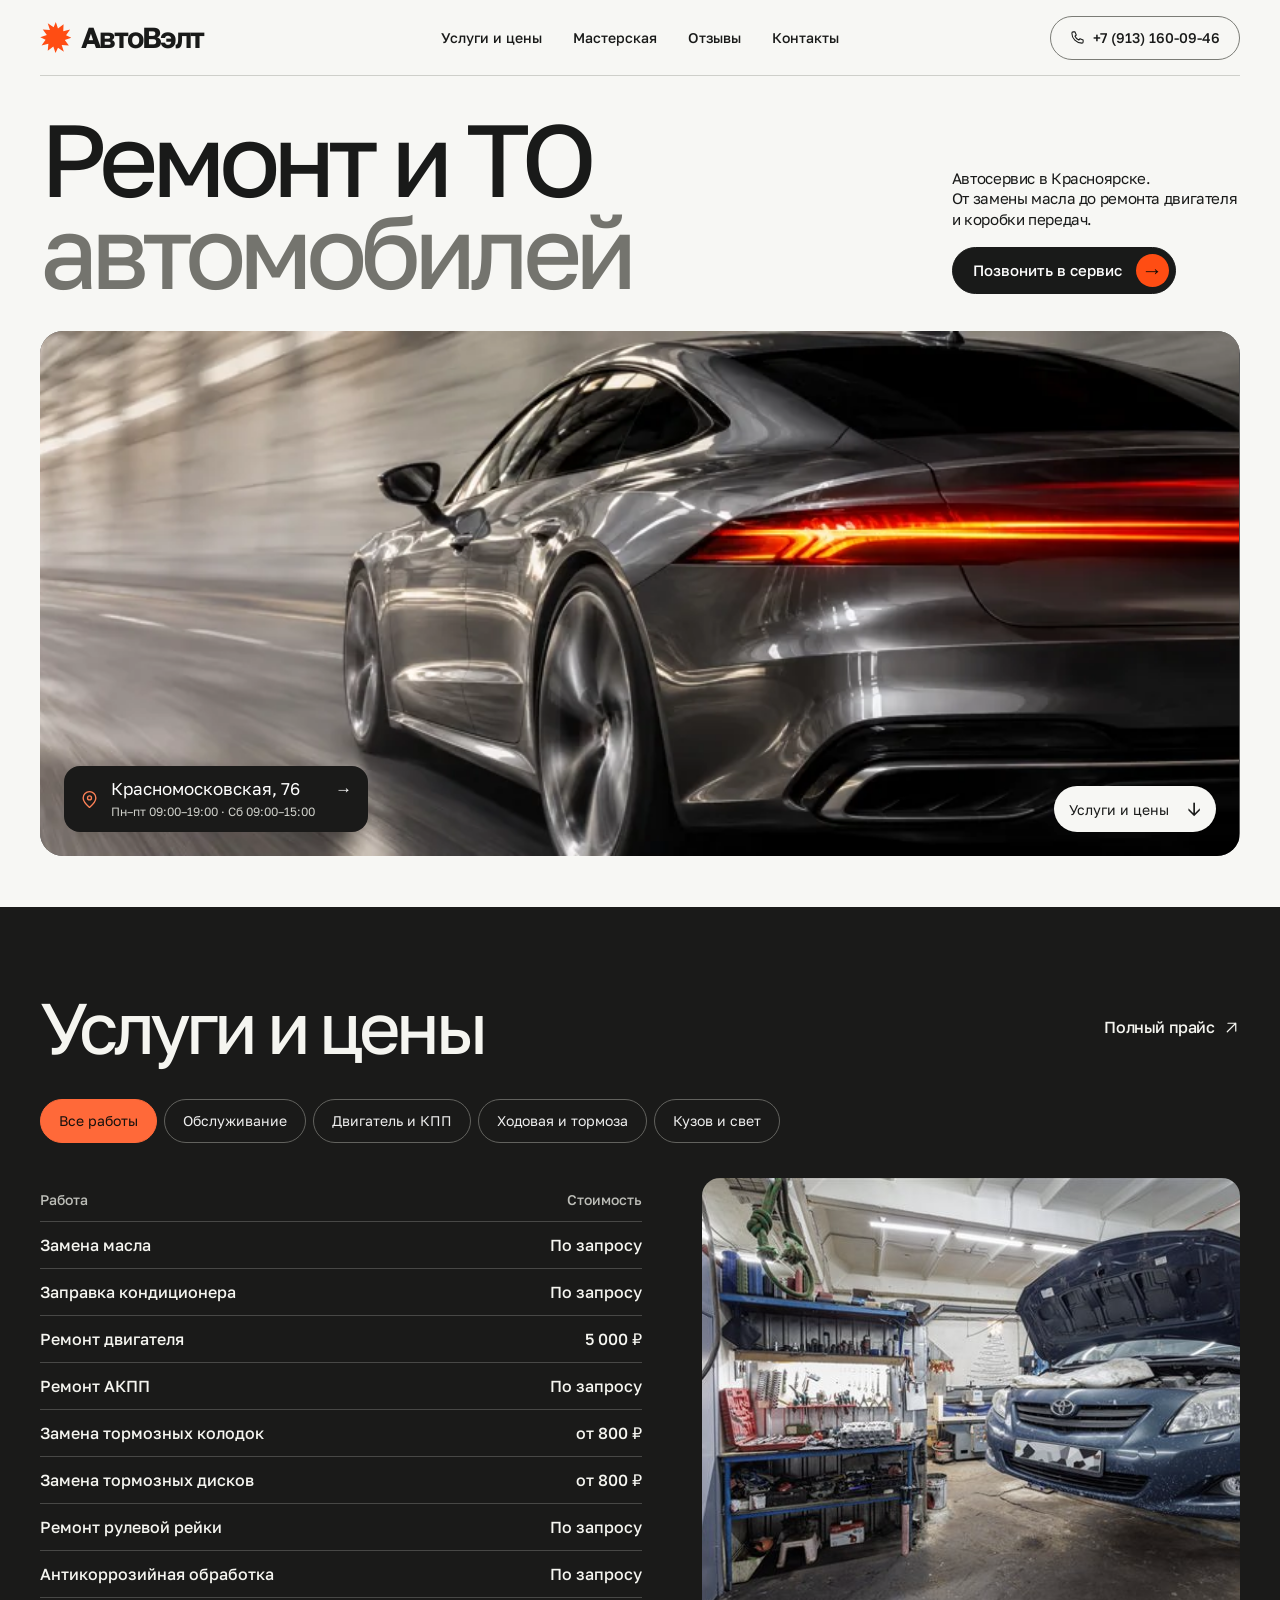
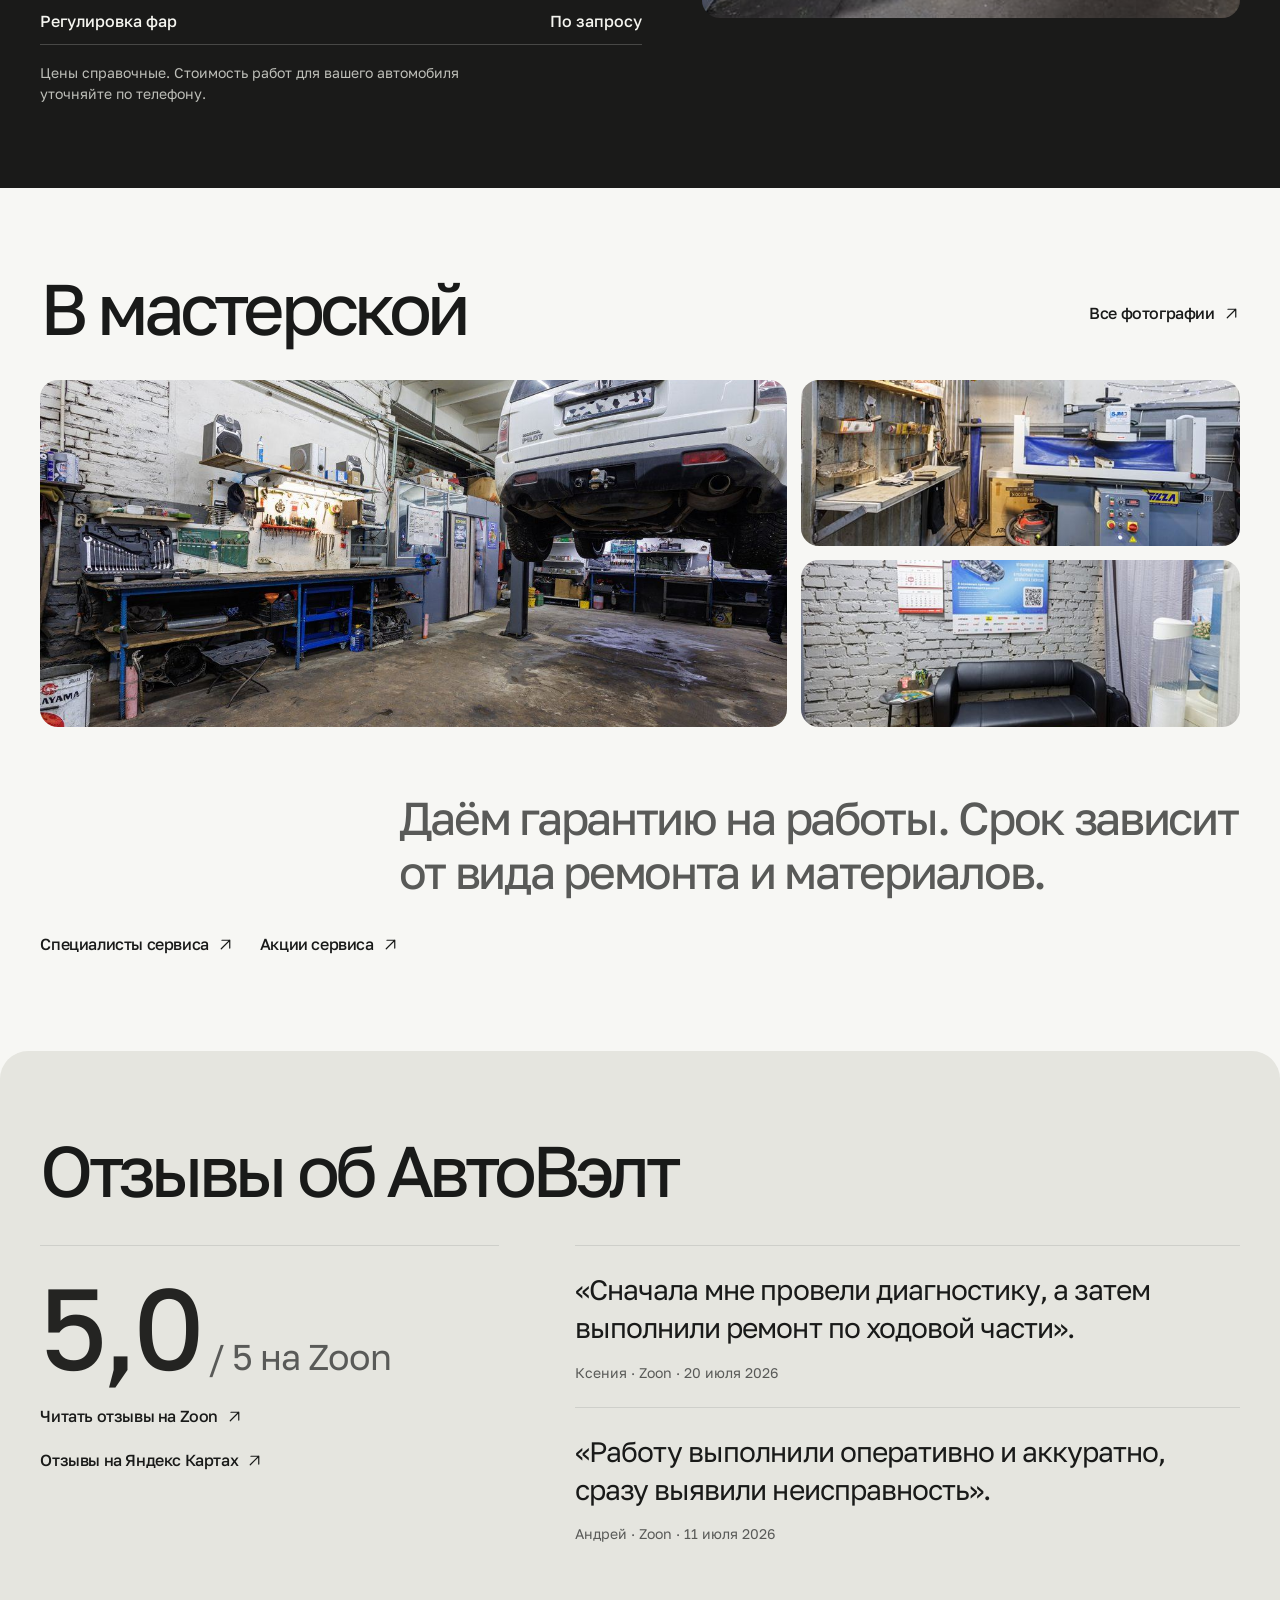
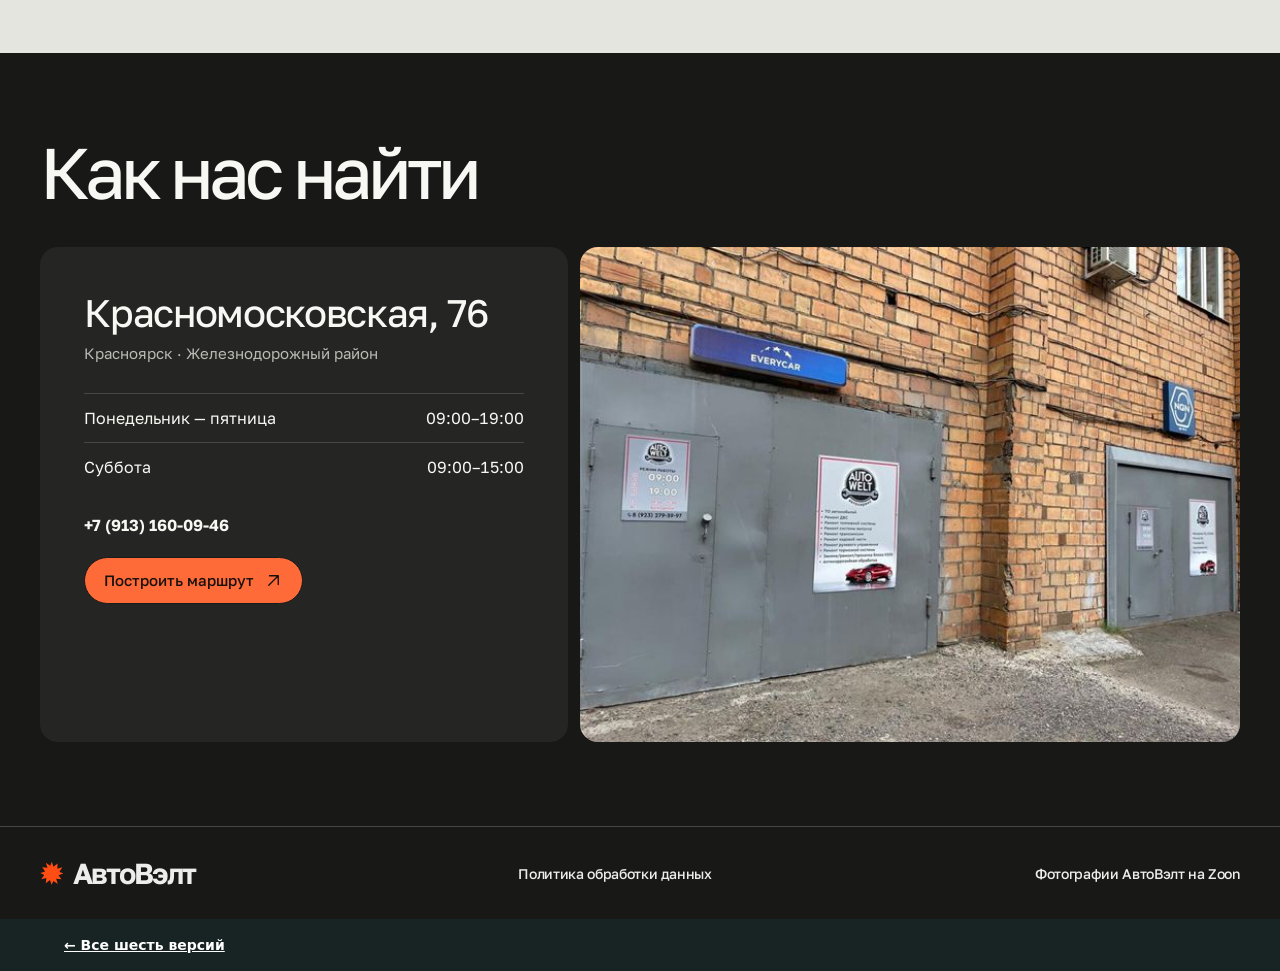
<file: edition/index.html>
<!doctype html>
<html lang="ru" data-type="place" data-radius="sharp" data-buttons="solid" data-motion="on">
<head>
  <meta charset="utf-8">
  <meta name="viewport" content="width=device-width, initial-scale=1">
  <meta name="page-type" content="place">
  <meta name="page-kind" content="place">
  <meta name="site-kind" content="other">
  <meta name="description" content="АвтоВэлт в Красноярске. Обслуживание и ремонт автомобилей, цены на популярные работы и маршрут до сервиса на Красномосковской, 76.">
  <meta name="theme-color" content="#f7f7f4">
  <meta property="og:title" content="АвтоВэлт — автосервис в Красноярске">
  <meta property="og:description" content="Обслуживание и ремонт автомобилей на Красномосковской, 76.">
  <meta property="og:image" content="assets/taillight.webp">
  <meta property="og:type" content="website">
  <title>АвтоВэлт — автосервис в Красноярске</title>
  <link rel="icon" href="assets/favicon.svg" type="image/svg+xml">
  <link rel="stylesheet" href="style.css">
  <link rel="stylesheet" href="edition.css">
  <script src="app.js" defer></script>
<style>@media(max-width:740px){img,video{max-width:100%}input,select,textarea{max-width:100%;font-size:16px!important}.form-grid>*{min-width:0}.hero-h1,.hero-title{overflow-wrap:break-word}.booking-form{min-width:0}}</style></head>
<body id="top">
  <a class="skip" href="#main">К содержанию</a>
  <svg class="definitions" xmlns="http://www.w3.org/2000/svg" aria-hidden="true">
    <symbol id="i-pin" viewBox="0 0 24 24"><path d="M20 10c0 5-8 12-8 12S4 15 4 10a8 8 0 1 1 16 0Z"/><circle cx="12" cy="10" r="2.5"/></symbol><symbol id="i-phone" viewBox="0 0 24 24"><path d="M8 3H5a2 2 0 0 0-2 2 16 16 0 0 0 16 16 2 2 0 0 0 2-2v-3l-5-2-2 2a12 12 0 0 1-6-6l2-2-2-5Z"/></symbol>
    <symbol id="i-out" viewBox="0 0 24 24"><path d="M6 18 18 6M7 6h11v11"/></symbol>
    <symbol id="i-right" viewBox="0 0 24 24"><path d="M4 12h15m-6-6 6 6-6 6"/></symbol>
  </svg>
  <header class="site-header">
    <div class="wrap header-grid">
      <a class="brand" href="#top" aria-label="АвтоВэлт, главная">
        <span class="brand-mark" aria-hidden="true"></span><span class="brand-name">АвтоВэлт</span>
      </a>
      <button class="menu-toggle" type="button" aria-expanded="false" aria-controls="site-nav" hidden>Меню</button>
      <nav id="site-nav" class="site-nav" aria-label="Главное меню">
        <a href="#services">Услуги и цены</a><a href="#workshop">Мастерская</a><a href="#reviews">Отзывы</a><a href="#visit">Контакты</a>
      </nav>
      <a class="header-phone" aria-label="Позвонить по номеру +7 913 160-09-46" href="tel:+79131600946"><svg class="icon"><use href="#i-phone"/></svg><span>+7 (913) 160-09-46</span></a>
    </div>
  </header>
  <main id="main">
    <section class="hero kinetic" data-enter aria-labelledby="hero-title">
      <div class="wrap">
        <div class="poster">
          <h1 id="hero-title">Ремонт и ТО<br><span class="soft">автомобилей</span></h1>
          <div class="poster-aside">
            <p>Автосервис в Красноярске.<br> От замены масла до ремонта двигателя и коробки передач.</p>
            <div class="hero-actions"><a class="button call" href="tel:+79131600946">Позвонить в сервис <span class="arrow-disc" aria-hidden="true">→</span></a></div>
          </div>
        </div>
        <div class="road">
          <picture><source media="(max-width:730px)" srcset="assets/taillight-small.webp"><img src="assets/taillight.webp" width="1942" height="809" alt="Серебристый автомобиль в движении с ярким следом заднего фонаря, иллюстрация" fetchpriority="high"></picture>
          <a class="route" href="https://yandex.ru/maps/org/24278253050"><svg class="icon" aria-hidden="true"><use href="#i-pin"/></svg><span>Красномосковская, 76<small>Пн–пт 09:00–19:00 · Сб 09:00–15:00</small></span><span class="route-arrow" aria-hidden="true">→</span></a>
          <a class="jump" href="#services">Услуги и цены <span aria-hidden="true">↓</span></a>
        </div>
      </div>
    </section>

    <section class="services section" id="services" aria-labelledby="services-title">
      <div class="wrap">
        <div class="section-head"><h2 id="services-title">Услуги и цены</h2><a class="text-link" href="https://autowelt-auto.ru/price/">Полный прайс <svg class="icon"><use href="#i-out"/></svg></a></div>
        <div class="filters" role="group" aria-label="Фильтр услуг" hidden>
          <button type="button" data-filter="all" aria-pressed="true">Все работы</button>
          <button type="button" data-filter="maintenance" aria-pressed="false">Обслуживание</button>
          <button type="button" data-filter="engine" aria-pressed="false">Двигатель и КПП</button>
          <button type="button" data-filter="chassis" aria-pressed="false">Ходовая и тормоза</button>
          <button type="button" data-filter="bodywork" aria-pressed="false">Кузов и свет</button>
        </div>
        <div class="service-layout">
          <div>
            <table class="price-table" aria-label="Цены на популярные работы">
              <thead><tr><th scope="col">Работа</th><th scope="col">Стоимость</th></tr></thead>
              <tbody>
                <tr data-category="maintenance"><th scope="row"><a href="https://autowelt-auto.ru/services/">Замена масла</a></th><td>По запросу</td></tr>
                <tr data-category="maintenance"><th scope="row"><a href="https://autowelt-auto.ru/service/zapravka_konditsionera/">Заправка кондиционера</a></th><td>По запросу</td></tr>
                <tr data-category="engine"><th scope="row"><a href="https://autowelt-auto.ru/service/remont_dvigatelya/">Ремонт двигателя</a></th><td>5 000 ₽</td></tr>
                <tr data-category="engine"><th scope="row"><a href="https://autowelt-auto.ru/service/remont_akpp/">Ремонт АКПП</a></th><td>По запросу</td></tr>
                <tr data-category="chassis"><th scope="row"><a href="https://autowelt-auto.ru/service/zamena_tormoznyh_kolodok/">Замена тормозных колодок</a></th><td>от 800 ₽</td></tr>
                <tr data-category="chassis"><th scope="row"><a href="https://autowelt-auto.ru/service/zamena_tormoznyh_diskov/">Замена тормозных дисков</a></th><td>от 800 ₽</td></tr>
                <tr data-category="chassis"><th scope="row"><a href="https://autowelt-auto.ru/service/remont_rulevoj_rejki/">Ремонт рулевой рейки</a></th><td>По запросу</td></tr>
                <tr data-category="bodywork"><th scope="row"><a href="https://autowelt-auto.ru/service/antikor/">Антикоррозийная обработка</a></th><td>По запросу</td></tr>
                <tr data-category="bodywork"><th scope="row"><a href="https://autowelt-auto.ru/service/regulirovka_far/">Регулировка фар</a></th><td>По запросу</td></tr>
              </tbody>
            </table>
            <span id="result-count" class="sr-only" role="status"></span>
            <p class="price-note">Цены справочные. Стоимость работ для вашего автомобиля уточняйте по телефону.</p>
          </div>
          <img class="service-image" id="service-image" src="assets/maintenance.jpg" srcset="assets/maintenance-640.jpg 640w, assets/maintenance.jpg 1200w" sizes="(max-width: 730px) 89vw, 40vw" width="1200" height="800" decoding="sync" alt="Автомобиль с открытым капотом в ремонтном цехе" data-source="https://autowelt-auto.ru/#photos" data-subject="service bay">
        </div>
      </div>
    </section>

    <section class="workshop section" id="workshop" aria-labelledby="workshop-title">
      <div class="wrap">
        <div class="section-head"><h2 id="workshop-title">В мастерской</h2><a class="text-link" href="https://autowelt-auto.ru/#photos">Все фотографии <svg class="icon"><use href="#i-out"/></svg></a></div>
        <div class="gallery">
          <img src="assets/lift.jpg" srcset="assets/lift-640.jpg 640w, assets/lift.jpg 1200w" sizes="(max-width: 730px) 89vw, 56vw" width="1200" height="800" decoding="sync" alt="Автомобиль на подъёмнике рядом с верстаком" data-source="https://autowelt-auto.ru/#photos" data-subject="lift">
          <img src="assets/equipment.jpg" srcset="assets/equipment-320.jpg 320w, assets/equipment-640.jpg 640w, assets/equipment.jpg 1200w" sizes="(max-width: 730px) 44vw, 34vw" width="1200" height="800" decoding="sync" alt="Станок и инструменты в мастерской" data-source="https://autowelt-auto.ru/#photos" data-subject="equipment">
          <img src="assets/waiting.jpg" srcset="assets/waiting-320.jpg 320w, assets/waiting-640.jpg 640w, assets/waiting.jpg 1200w" sizes="(max-width: 730px) 44vw, 34vw" width="1200" height="800" decoding="sync" alt="Диван в зоне ожидания сервиса" data-source="https://autowelt-auto.ru/#photos" data-subject="waiting room">
        </div>
        <div data-moment="word-highlight"><p class="mo-wh__text">Даём <strong>гарантию на работы</strong>. Срок зависит от вида ремонта и материалов.</p></div>
        <a class="text-link" href="https://autowelt-auto.ru/#specialists">Специалисты сервиса <svg class="icon"><use href="#i-out"/></svg></a>
        <a class="text-link offers-link" href="https://autowelt-auto.ru/#offers">Акции сервиса <svg class="icon"><use href="#i-out"/></svg></a>
      </div>
    </section>

    <section class="reviews section" id="reviews" aria-labelledby="reviews-title">
      <div class="wrap">
        <h2 id="reviews-title">Отзывы об АвтоВэлт</h2>
        <div class="review-grid">
          <div class="review-summary"><p class="score">5,0<span> / 5 на Zoon</span></p><a class="text-link" href="https://zoon.ru/krasnoyarsk/autoservice/avtoservis_avtovelt/">Читать отзывы на Zoon <svg class="icon"><use href="#i-out"/></svg></a><a class="text-link" href="https://yandex.ru/maps/org/24278253050/reviews/">Отзывы на Яндекс Картах <svg class="icon"><use href="#i-out"/></svg></a></div>
          <div class="review-quotes">
            <figure><blockquote>«Сначала мне провели диагностику, а затем выполнили ремонт по ходовой части».</blockquote><figcaption>Ксения · Zoon · 20 июля 2026</figcaption></figure>
            <figure><blockquote>«Работу выполнили оперативно и аккуратно, сразу выявили неисправность».</blockquote><figcaption>Андрей · Zoon · 11 июля 2026</figcaption></figure>
          </div>
        </div>
      </div>
    </section>
    <section class="visit section" id="visit" data-place="visit" aria-labelledby="visit-title">
      <div class="wrap">
        <h2 id="visit-title">Как нас найти</h2>
        <div class="visit-grid">
          <div class="visit-info">
            <address>Красномосковская, 76<span>Красноярск · Железнодорожный район</span></address>
            <dl class="hours">
              <div><dt>Понедельник — пятница</dt><dd>09:00–19:00</dd></div>
              <div><dt>Суббота</dt><dd>09:00–15:00</dd></div>
            </dl>
            <a class="visit-phone" href="tel:+79131600946">+7 (913) 160-09-46</a>
            <a class="button" href="https://yandex.ru/maps/org/24278253050">Построить маршрут <svg class="icon"><use href="#i-out"/></svg></a>
          </div>
          <img src="assets/entrance.jpg" srcset="assets/entrance-640.jpg 640w, assets/entrance.jpg 1067w" sizes="(max-width: 730px) 89vw, 50vw" width="1067" height="800" decoding="sync" alt="Въезд в АвтоВэлт, серые ворота в кирпичном здании" data-source="https://autowelt-auto.ru/#photos" data-subject="entrance">
        </div>
      </div>
    </section>

  </main>
  <footer class="site-footer">
    <div class="wrap">
      <div class="footer-grid">
        <a class="brand" href="#top"><span class="brand-mark" aria-hidden="true"></span><span class="brand-name">АвтоВэлт</span></a>
        <a class="text-link" href="https://autowelt-auto.ru/policy/">Политика обработки данных</a>
        <a class="text-link" href="https://autowelt-auto.ru/#photos">Фотографии АвтоВэлт на Zoon</a>
      </div>
    </div>
  </footer>
  <nav class="actionbar" aria-label="Связь с сервисом"><a class="button" href="tel:+79131600946"><svg class="icon"><use href="#i-phone"/></svg>Позвонить</a><a class="button secondary" href="https://yandex.ru/maps/org/24278253050">Маршрут <svg class="icon"><use href="#i-out"/></svg></a></nav>
<aside style="background:#182323;color:#fff;padding:18px max(18px,5vw) calc(18px + env(safe-area-inset-bottom));font:600 14px system-ui"><a style="color:inherit;text-decoration:underline" href="../index.html">← Все шесть версий</a></aside></body>
</html>
</file>
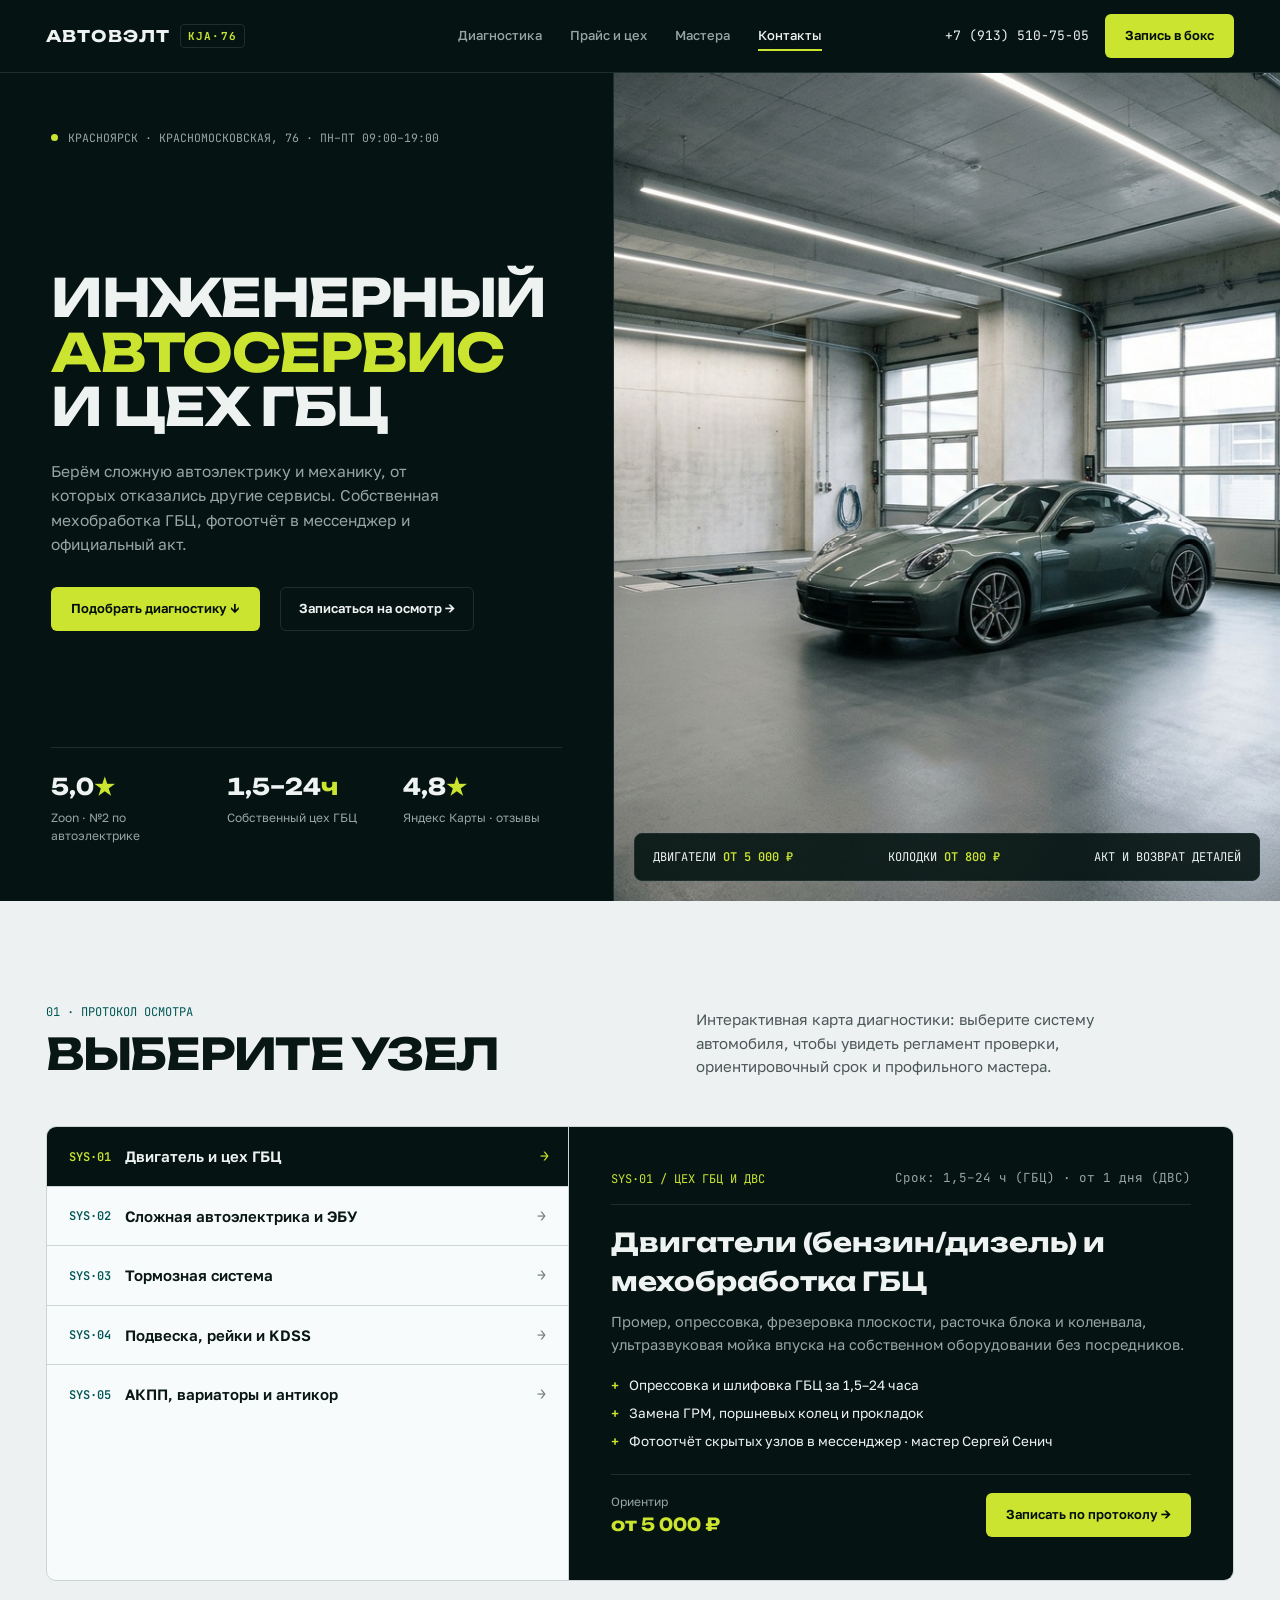
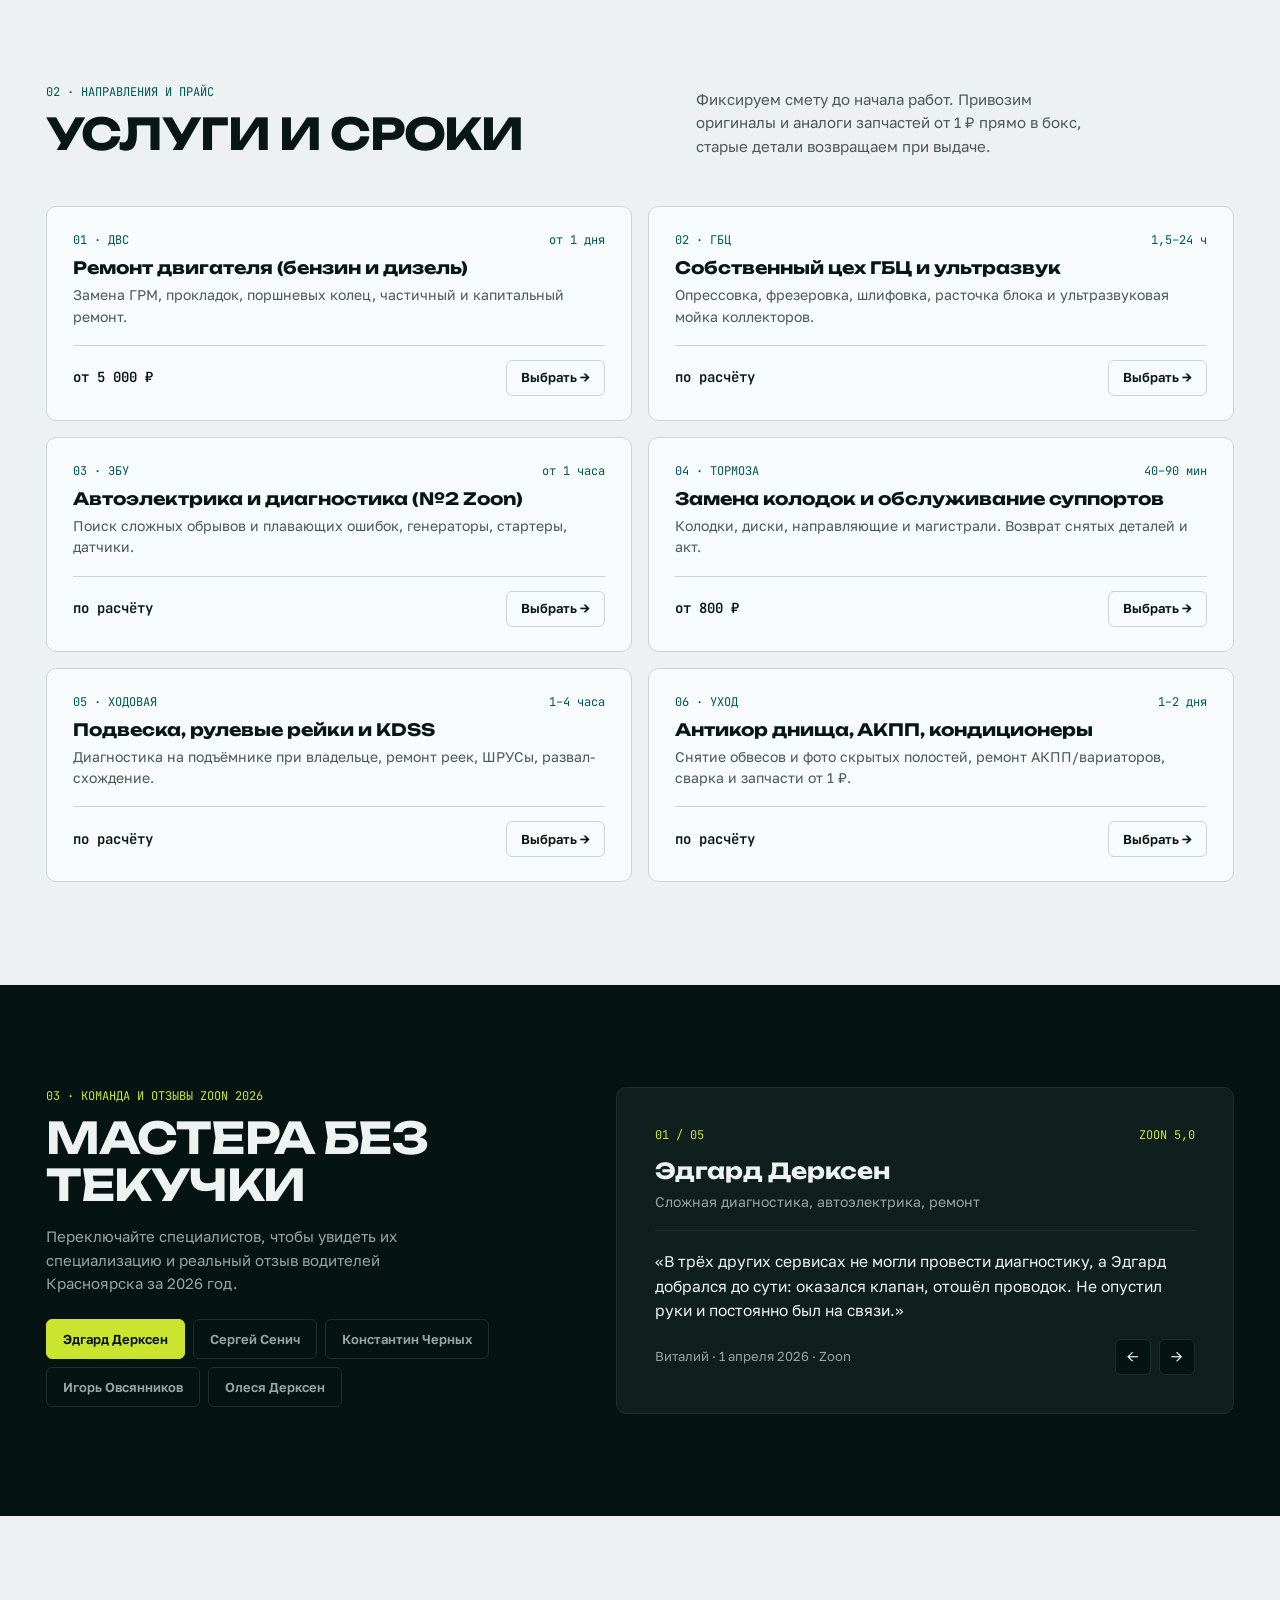
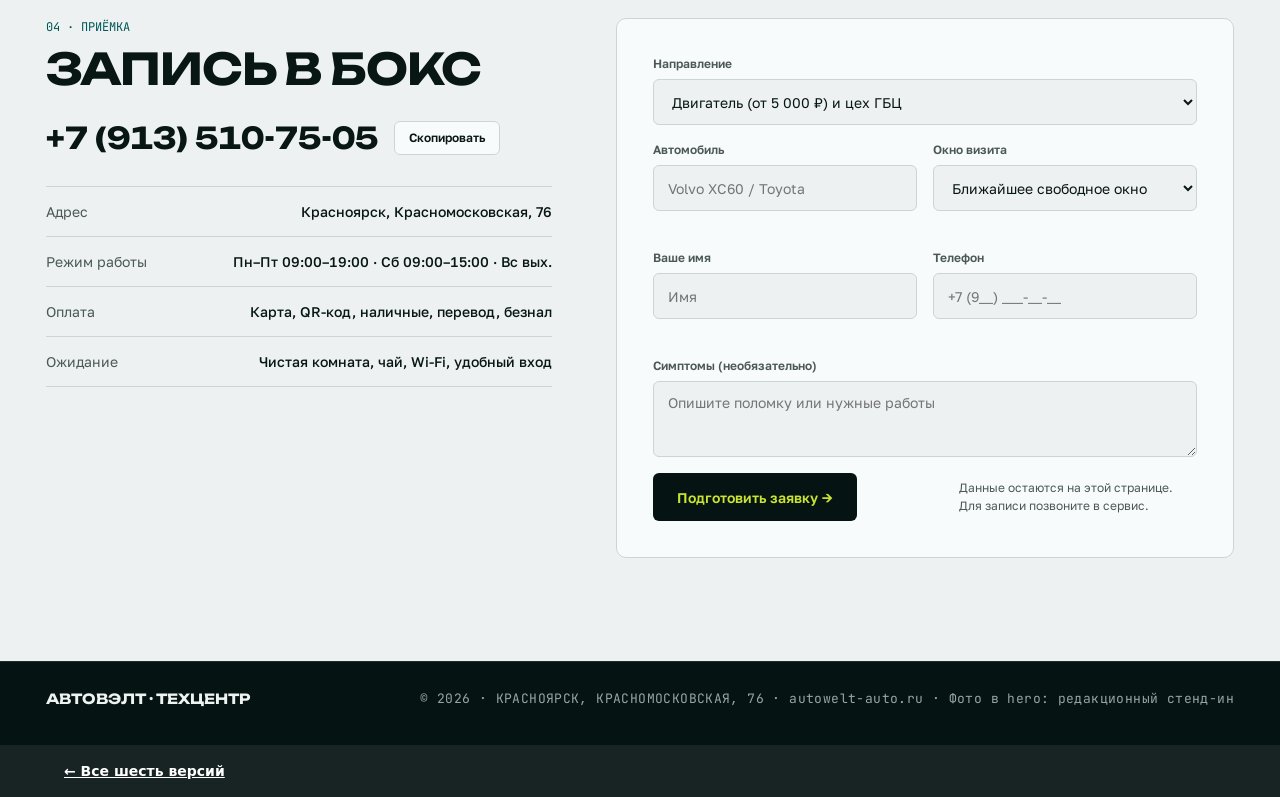
<file: engineering/index.html>
<!DOCTYPE html>
<html lang="ru" data-type="place" data-radius="sharp" data-buttons="solid" data-motion="on">
<head>
  <meta charset="UTF-8">
  <meta name="viewport" content="width=device-width, initial-scale=1.0">
  <meta name="page-type" content="place">
  <meta name="site-kind" content="other">
  <meta name="page-kind" content="place">
  <meta name="theme-color" content="#0D201E">
  <title>АВТОВЭЛТ · Инженерный автосервис и цех ГБЦ · Красноярск</title>
  <meta name="description" content="Инженерный автосервис АвтоВэлт в Красноярске на Красномосковской, 76. Собственный цех ГБЦ, сложная автоэлектрика (№2 на Zoon), интерактивный подбор диагностики.">
  <link rel="preconnect" href="https://fonts.googleapis.com">
  <link rel="preconnect" href="https://fonts.gstatic.com" crossorigin>
  <link href="https://fonts.googleapis.com/css2?family=Golos+Text:wght@400;500;600&family=JetBrains+Mono:wght@500;600&family=Unbounded:wght@600;700&display=swap" rel="stylesheet">
  <style>
    :root {
      --petrol: oklch(0.175 0.022 185);
      --petrol-hi: oklch(0.225 0.024 185);
      --petrol-line: oklch(0.29 0.024 185);
      --petrol-ink: oklch(0.96 0.006 185);
      --petrol-mid: oklch(0.71 0.015 190);

      --concrete: oklch(0.956 0.005 205);
      --concrete-hi: oklch(0.985 0.003 205);
      --ink: oklch(0.185 0.020 188);
      --ink-mid: oklch(0.45 0.016 192);
      --line: oklch(0.865 0.008 200);

      --volt: oklch(0.87 0.19 118);
      --volt-hover: oklch(0.92 0.18 118);
      --volt-ink: oklch(0.15 0.020 185);
      --teal: oklch(0.40 0.095 192);

      --font-display: 'Unbounded', sans-serif;
      --font-mono: 'JetBrains Mono', ui-monospace, monospace;
      --font-body: 'Golos Text', -apple-system, BlinkMacSystemFont, sans-serif;

      --wrap: 1360px;
      --gut: clamp(20px, 3.6vw, 48px);
      --r: 10px;
      --ease: cubic-bezier(0.22, 1, 0.36, 1);
      --ease-out: cubic-bezier(0.16, 1, 0.3, 1);
      --scroll-p: 0;
      --hero-p: 0;
    }

    *, *::before, *::after { box-sizing: border-box; }

    html {
      scroll-behavior: smooth;
      background: var(--concrete);
      color: var(--ink);
      font-family: var(--font-body);
      font-size: 15px;
      line-height: 1.5;
      -webkit-font-smoothing: antialiased;
    }

    body {
      margin: 0;
      padding: 0;
      background: var(--concrete);
      color: var(--ink);
      overflow-x: hidden;
    }

    a { color: inherit; text-decoration: none; }
    button, input, select, textarea { font: inherit; color: inherit; }

    .nowrap-num { white-space: nowrap; font-variant-numeric: tabular-nums; }
    .mono { font-family: var(--font-mono); letter-spacing: 0.03em; }

    .skip-link {
      position: absolute;
      left: -9999px;
      top: 12px;
      z-index: 200;
      background: var(--volt);
      color: var(--volt-ink);
      padding: 10px 18px;
      border-radius: var(--r);
    }
    .skip-link:focus { left: 16px; }
    :focus-visible { outline: 2px solid var(--volt); outline-offset: 3px; }

    .wrap {
      width: min(100% - 2 * var(--gut), var(--wrap));
      margin-inline: auto;
    }

    [data-reveal] {
      opacity: 0;
      transform: translateY(18px);
      transition: opacity 0.62s var(--ease-out), transform 0.62s var(--ease-out);
      transition-delay: var(--d, 0ms);
    }
    [data-reveal].is-in { opacity: 1; transform: translateY(0); }

    /* STICKY SWISS TELEMETRY HEADER */
    .nav-bar {
      position: sticky;
      top: 0;
      z-index: 90;
      background: var(--petrol);
      color: var(--petrol-ink);
      border-bottom: 1px solid var(--petrol-line);
    }
    .scroll-progress {
      position: absolute;
      left: 0;
      right: 0;
      bottom: -1px;
      height: 2px;
      background: var(--volt);
      transform: scaleX(var(--scroll-p));
      transform-origin: left center;
      pointer-events: none;
    }

    .top-nav {
      display: grid;
      grid-template-columns: 1fr auto 1fr;
      align-items: center;
      min-height: 72px;
      gap: 20px;
    }

    .brand {
      justify-self: start;
      display: inline-flex;
      align-items: center;
      gap: 10px;
      font-family: var(--font-display);
      font-size: 16px;
      font-weight: 700;
      letter-spacing: 0.07em;
      text-transform: uppercase;
    }
    .brand-tag {
      font-family: var(--font-mono);
      font-size: 11px;
      color: var(--volt);
      padding: 3px 7px;
      border: 1px solid var(--petrol-line);
      border-radius: 4px;
    }

    .nav-links { display: flex; align-items: center; gap: 28px; }
    .nav-links a {
      font-size: 13px;
      font-weight: 500;
      color: var(--petrol-mid);
      padding: 6px 0;
      position: relative;
      transition: color 0.18s var(--ease);
      white-space: nowrap;
    }
    .nav-links a::after {
      content: '';
      position: absolute;
      left: 0;
      right: 0;
      bottom: 1px;
      height: 1.5px;
      background: var(--volt);
      transform: scaleX(0);
      transform-origin: left;
      transition: transform 0.24s var(--ease);
    }
    .nav-links a:hover,
    .nav-links a.is-current { color: var(--petrol-ink); }
    .nav-links a:hover::after,
    .nav-links a.is-current::after { transform: scaleX(1); }

    .nav-right { display: flex; align-items: center; justify-content: flex-end; gap: 16px; }
    .nav-phone { font-family: var(--font-mono); font-size: 13px; color: var(--petrol-ink); transition: color 0.18s var(--ease); }
    .nav-phone:hover { color: var(--volt); }

    .btn-volt {
      display: inline-flex;
      align-items: center;
      justify-content: center;
      gap: 10px;
      min-height: 44px;
      padding: 0 20px;
      border-radius: 6px;
      border: 0;
      background: var(--volt);
      color: var(--volt-ink);
      font-size: 13px;
      font-weight: 600;
      cursor: pointer;
      white-space: nowrap;
      transition: background-color 0.2s var(--ease), transform 0.18s var(--ease);
    }
    .btn-volt:hover { background: var(--volt-hover); transform: translateY(-1px); }
    .btn-volt:active { transform: translateY(1px); }

    .menu-toggle {
      display: none;
      align-items: center;
      justify-content: center;
      width: 44px;
      height: 44px;
      border-radius: 6px;
      border: 1px solid var(--petrol-line);
      background: transparent;
      color: var(--petrol-ink);
      cursor: pointer;
    }
    .mobile-drawer {
      display: none;
      border-top: 1px solid var(--petrol-line);
      background: var(--petrol);
      padding: 12px var(--gut) 22px;
    }
    .mobile-drawer.is-open { display: block; }
    .mobile-drawer a {
      display: flex;
      align-items: center;
      min-height: 48px;
      font-size: 15px;
      border-bottom: 1px solid var(--petrol-line);
    }

    /* SPLIT ARCHITECTURAL HERO */
    @keyframes lineRise {
      from { opacity: 0; transform: translateY(105%); }
      to { opacity: 1; transform: translateY(0); }
    }
    @keyframes fadeUp {
      from { opacity: 0; transform: translateY(14px); }
      to { opacity: 1; transform: translateY(0); }
    }
    @keyframes voltPulse {
      0%, 100% { box-shadow: 0 0 0 0 oklch(0.87 0.19 118 / 0.45); }
      65% { box-shadow: 0 0 0 7px oklch(0.87 0.19 118 / 0); }
    }

    .hero-split {
      display: grid;
      grid-template-columns: minmax(0, 0.96fr) minmax(0, 1.04fr);
      min-height: calc(100svh - 72px);
      background: var(--petrol);
      color: var(--petrol-ink);
    }

    .hero-left {
      display: flex;
      flex-direction: column;
      justify-content: space-between;
      padding: clamp(32px, 4.5vw, 56px) clamp(24px, 4vw, 56px);
      border-right: 1px solid var(--petrol-line);
    }

    .status-line {
      display: inline-flex;
      align-items: center;
      gap: 10px;
      font-family: var(--font-mono);
      font-size: 11.5px;
      text-transform: uppercase;
      color: var(--petrol-mid);
      animation: fadeUp 0.55s var(--ease-out) 0.06s both;
    }
    .status-dot {
      width: 7px;
      height: 7px;
      border-radius: 50%;
      background: var(--volt);
      animation: voltPulse 2.6s var(--ease) infinite;
      flex-shrink: 0;
    }

    .line-mask { overflow: hidden; padding-bottom: 0.08em; margin-bottom: -0.08em; }

    .hero-title {
      margin: clamp(28px, 4vw, 44px) 0 24px;
      font-family: var(--font-display);
      font-size: clamp(32px, 4.1vw, 60px);
      font-weight: 700;
      line-height: 1.04;
      letter-spacing: -0.03em;
      text-transform: uppercase;
    }
    .hero-title .t-line {
      display: block;
      animation: lineRise 0.72s var(--ease-out) var(--ld, 0.08s) both;
    }
    .hero-title .volt { color: var(--volt); }

    .hero-lead {
      margin: 0 0 30px;
      font-size: 15.5px;
      line-height: 1.58;
      color: var(--petrol-mid);
      max-width: 42ch;
      animation: fadeUp 0.62s var(--ease-out) 0.24s both;
    }

    .hero-cta-row {
      display: flex;
      flex-wrap: wrap;
      align-items: center;
      gap: 14px 20px;
      animation: fadeUp 0.62s var(--ease-out) 0.32s both;
    }
    .btn-ghost {
      display: inline-flex;
      align-items: center;
      gap: 8px;
      min-height: 44px;
      padding: 0 18px;
      border-radius: 6px;
      border: 1px solid var(--petrol-line);
      color: var(--petrol-ink);
      font-size: 13px;
      font-weight: 600;
      transition: border-color 0.2s var(--ease), color 0.2s var(--ease);
    }
    .btn-ghost:hover { border-color: var(--volt); color: var(--volt); }

    .hero-specs {
      margin-top: 36px;
      padding-top: 22px;
      border-top: 1px solid var(--petrol-line);
      display: grid;
      grid-template-columns: repeat(3, minmax(0, 1fr));
      gap: 16px;
      animation: fadeUp 0.62s var(--ease-out) 0.4s both;
    }
    .h-spec strong {
      display: block;
      font-family: var(--font-display);
      font-size: clamp(18px, 1.8vw, 24px);
      font-weight: 700;
      color: var(--petrol-ink);
    }
    .h-spec strong em { font-style: normal; color: var(--volt); }
    .h-spec span { display: block; margin-top: 4px; font-size: 12px; color: var(--petrol-mid); }

    .hero-right {
      position: relative;
      overflow: hidden;
      min-height: 360px;
      background: var(--petrol-hi);
    }
    .hero-right img {
      width: 100%;
      height: 100%;
      object-fit: cover;
      object-position: 50% 56%;
      display: block;
      transform: scale(calc(1.02 + var(--hero-p) * 0.05)) translateY(calc(var(--hero-p) * -16px));
      will-change: transform;
    }
    .hero-right-badge {
      position: absolute;
      left: 20px;
      right: 20px;
      bottom: 20px;
      display: flex;
      flex-wrap: wrap;
      align-items: center;
      justify-content: space-between;
      gap: 10px 18px;
      padding: 14px 18px;
      border-radius: 8px;
      background: oklch(0.175 0.022 185 / 0.90);
      border: 1px solid var(--petrol-line);
      font-family: var(--font-mono);
      font-size: 12px;
      color: var(--petrol-ink);
    }
    .hero-right-badge span b { color: var(--volt); font-weight: 600; }

    /* INTERACTIVE DIAGNOSTIC CONSOLE */
    section.sec { padding: clamp(68px, 8vw, 112px) 0; }
    section.sec-dark {
      padding: clamp(68px, 8vw, 112px) 0;
      background: var(--petrol);
      color: var(--petrol-ink);
    }

    .sec-head {
      display: grid;
      grid-template-columns: minmax(0, 1.05fr) minmax(0, 0.95fr);
      gap: 20px 56px;
      align-items: end;
      margin-bottom: clamp(30px, 4vw, 48px);
    }
    .sec-kicker {
      display: block;
      font-family: var(--font-mono);
      font-size: 12px;
      text-transform: uppercase;
      color: var(--teal);
      margin-bottom: 10px;
    }
    .sec-dark .sec-kicker { color: var(--volt); }
    .sec-title {
      margin: 0;
      font-family: var(--font-display);
      font-size: clamp(26px, 3.4vw, 46px);
      font-weight: 700;
      line-height: 1.08;
      letter-spacing: -0.03em;
      text-transform: uppercase;
    }
    .sec-note { margin: 0; font-size: 15px; line-height: 1.56; color: var(--ink-mid); max-width: 46ch; }
    .sec-dark .sec-note { color: var(--petrol-mid); }

    @keyframes panelIn {
      from { opacity: 0; transform: translateY(10px); }
      to { opacity: 1; transform: translateY(0); }
    }

    .diag-shell {
      display: grid;
      grid-template-columns: minmax(0, 0.88fr) minmax(0, 1.12fr);
      border: 1px solid var(--line);
      border-radius: var(--r);
      overflow: hidden;
      background: var(--concrete-hi);
    }

    .diag-nodes {
      display: flex;
      flex-direction: column;
      border-right: 1px solid var(--line);
    }

    .diag-node {
      display: grid;
      grid-template-columns: 44px minmax(0, 1fr) auto;
      align-items: center;
      gap: 12px;
      padding: 18px 22px;
      border: 0;
      border-bottom: 1px solid var(--line);
      background: transparent;
      text-align: left;
      cursor: pointer;
      transition: background-color 0.2s var(--ease), color 0.2s var(--ease);
    }
    .diag-node:last-child { border-bottom: 0; }
    .diag-node:hover { background: var(--concrete); }
    .diag-node.is-active { background: var(--petrol); color: var(--petrol-ink); }
    .dn-code { font-family: var(--font-mono); font-size: 12px; color: var(--teal); font-weight: 600; }
    .diag-node.is-active .dn-code { color: var(--volt); }
    .dn-title { font-weight: 600; font-size: 15px; }
    .dn-arrow { font-family: var(--font-mono); opacity: 0.55; transition: transform 0.2s var(--ease), opacity 0.2s var(--ease); }
    .diag-node.is-active .dn-arrow { opacity: 1; color: var(--volt); transform: translateX(3px); }

    .diag-readout {
      background: var(--petrol);
      color: var(--petrol-ink);
      padding: clamp(26px, 3.5vw, 42px);
      display: flex;
      flex-direction: column;
      justify-content: space-between;
      gap: 24px;
      min-height: 360px;
    }
    .diag-readout-inner { animation: panelIn 0.28s var(--ease-out) both; }
    .dr-top {
      display: flex;
      flex-wrap: wrap;
      align-items: center;
      justify-content: space-between;
      gap: 12px;
      padding-bottom: 16px;
      border-bottom: 1px solid var(--petrol-line);
    }
    .dr-code { font-family: var(--font-mono); font-size: 12px; color: var(--volt); }
    .dr-time { font-family: var(--font-mono); font-size: 12.5px; color: var(--petrol-mid); }
    .dr-title { margin: 18px 0 10px; font-family: var(--font-display); font-size: clamp(20px, 2.2vw, 26px); font-weight: 700; }
    .dr-desc { margin: 0 0 18px; font-size: 14.5px; line-height: 1.58; color: var(--petrol-mid); }
    .dr-list {
      list-style: none;
      margin: 0 0 22px;
      padding: 0;
      display: grid;
      gap: 8px;
    }
    .dr-list li {
      font-size: 13.5px;
      color: var(--petrol-ink);
      display: flex;
      align-items: baseline;
      gap: 10px;
    }
    .dr-list li::before { content: '+'; font-family: var(--font-mono); color: var(--volt); font-weight: 600; }

    .dr-foot {
      display: flex;
      flex-wrap: wrap;
      align-items: center;
      justify-content: space-between;
      gap: 16px;
      padding-top: 18px;
      border-top: 1px solid var(--petrol-line);
    }
    .dr-price-block span { display: block; font-size: 12px; color: var(--petrol-mid); }
    .dr-price-block strong { font-family: var(--font-display); font-size: 18px; color: var(--volt); }

    /* SWISS SERVICE GRID */
    .swiss-grid {
      display: grid;
      grid-template-columns: repeat(2, minmax(0, 1fr));
      gap: 16px;
    }
    .swiss-card {
      background: var(--concrete-hi);
      border: 1px solid var(--line);
      border-radius: var(--r);
      padding: 24px 26px;
      display: flex;
      flex-direction: column;
      justify-content: space-between;
      gap: 18px;
      transition: transform 0.22s var(--ease), border-color 0.22s var(--ease);
    }
    .swiss-card:hover { transform: translateY(-2px); border-color: var(--ink); }
    .sc-top { display: flex; justify-content: space-between; gap: 12px; font-family: var(--font-mono); font-size: 12px; color: var(--teal); }
    .sc-title { margin: 8px 0 6px; font-family: var(--font-display); font-size: 17px; font-weight: 700; line-height: 1.25; }
    .sc-desc { margin: 0; font-size: 14px; line-height: 1.52; color: var(--ink-mid); }
    .sc-foot {
      display: flex;
      align-items: center;
      justify-content: space-between;
      gap: 12px;
      padding-top: 14px;
      border-top: 1px solid var(--line);
    }
    .sc-price { font-family: var(--font-mono); font-size: 14px; font-weight: 600; color: var(--ink); }
    .sc-pick {
      min-height: 36px;
      padding: 0 14px;
      border-radius: 6px;
      border: 1px solid var(--line);
      background: transparent;
      font-size: 13px;
      font-weight: 600;
      cursor: pointer;
      transition: background-color 0.18s var(--ease), color 0.18s var(--ease), border-color 0.18s var(--ease);
    }
    .sc-pick:hover { background: var(--petrol); border-color: var(--petrol); color: var(--volt); }

    /* REVIEWS & TEAM */
    .review-layout {
      display: grid;
      grid-template-columns: minmax(0, 0.9fr) minmax(0, 1.1fr);
      gap: clamp(32px, 5vw, 72px);
      align-items: start;
    }
    .master-list { display: flex; flex-wrap: wrap; gap: 8px; margin-top: 24px; }
    .m-chip {
      min-height: 40px;
      padding: 0 16px;
      border-radius: 6px;
      border: 1px solid var(--petrol-line);
      background: transparent;
      color: var(--petrol-mid);
      font-size: 13px;
      font-weight: 600;
      cursor: pointer;
      transition: background-color 0.18s var(--ease), color 0.18s var(--ease), border-color 0.18s var(--ease);
    }
    .m-chip:hover { border-color: var(--petrol-ink); color: var(--petrol-ink); }
    .m-chip.is-active { background: var(--volt); border-color: var(--volt); color: var(--volt-ink); }

    .dossier {
      background: var(--petrol-hi);
      border: 1px solid var(--petrol-line);
      border-radius: var(--r);
      padding: clamp(26px, 3.2vw, 38px);
      min-height: 270px;
      display: flex;
      flex-direction: column;
      justify-content: space-between;
      gap: 22px;
    }
    .dossier-body { animation: panelIn 0.28s var(--ease-out) both; }
    .d-meta { display: flex; align-items: center; justify-content: space-between; gap: 12px; font-family: var(--font-mono); font-size: 12px; color: var(--volt); }
    .d-name { margin: 10px 0 4px; font-family: var(--font-display); font-size: 22px; font-weight: 700; }
    .d-role { font-size: 14px; color: var(--petrol-mid); }
    .d-quote { margin: 18px 0 0; padding-top: 18px; border-top: 1px solid var(--petrol-line); font-size: 15.5px; line-height: 1.58; color: var(--petrol-ink); }
    .d-foot { display: flex; align-items: center; justify-content: space-between; gap: 12px; margin-top: 16px; }
    .d-author { font-size: 13px; color: var(--petrol-mid); }
    .d-nav { display: inline-flex; gap: 8px; }
    .d-btn {
      width: 36px;
      height: 36px;
      border-radius: 6px;
      border: 1px solid var(--petrol-line);
      background: var(--petrol);
      color: var(--petrol-ink);
      cursor: pointer;
      transition: background-color 0.18s var(--ease), color 0.18s var(--ease);
    }
    .d-btn:hover { background: var(--volt); color: var(--volt-ink); border-color: var(--volt); }

    /* BOOKING & CONTACTS */
    @keyframes fieldFlash {
      0% { border-color: var(--teal); box-shadow: 0 0 0 3px oklch(0.40 0.095 192 / 0.28); }
      100% { border-color: var(--line); box-shadow: 0 0 0 0 oklch(0.40 0.095 192 / 0); }
    }
    .field-flash { animation: fieldFlash 0.9s var(--ease-out); }

    .booking-grid {
      display: grid;
      grid-template-columns: minmax(0, 0.9fr) minmax(0, 1.1fr);
      gap: clamp(32px, 5vw, 76px);
      align-items: start;
    }
    .phone-row { display: flex; flex-wrap: wrap; align-items: center; gap: 12px 16px; margin: 22px 0 26px; }
    .phone-big { font-family: var(--font-display); font-size: clamp(22px, 2.4vw, 30px); font-weight: 700; transition: color 0.18s var(--ease); }
    .phone-big:hover { color: var(--teal); }
    .copy-btn {
      min-height: 34px;
      padding: 0 14px;
      border-radius: 6px;
      border: 1px solid var(--line);
      background: var(--concrete-hi);
      font-size: 12px;
      font-weight: 600;
      cursor: pointer;
      transition: background-color 0.18s var(--ease), color 0.18s var(--ease);
    }
    .copy-btn.is-copied { background: var(--petrol); color: var(--volt); border-color: var(--petrol); }

    .contact-ledger { border-top: 1px solid var(--line); }
    .c-row { display: flex; justify-content: space-between; gap: 16px; padding: 14px 0; border-bottom: 1px solid var(--line); font-size: 14px; }
    .c-row span:first-child { color: var(--ink-mid); }
    .c-row span:last-child { color: var(--ink); text-align: right; font-weight: 500; }

    .booking-form {
      background: var(--concrete-hi);
      border: 1px solid var(--line);
      border-radius: var(--r);
      padding: clamp(24px, 3vw, 36px);
    }
    .form-grid { display: grid; grid-template-columns: repeat(2, minmax(0, 1fr)); gap: 16px; }
    .field { display: flex; flex-direction: column; gap: 6px; min-width: 0; }
    .field-full { grid-column: 1 / -1; }
    .field label { font-size: 12px; font-weight: 600; color: var(--ink-mid); }
    .field input, .field select, .field textarea {
      width: 100%;
      min-height: 46px;
      padding: 10px 14px;
      border-radius: 6px;
      border: 1px solid var(--line);
      background: var(--concrete);
      color: var(--ink);
      font-size: 14px;
    }
    .field textarea { min-height: 76px; resize: vertical; }
    .field input:focus, .field select:focus, .field textarea:focus { outline: none; border-color: var(--petrol); background: var(--concrete-hi); }
    .field-error { font-size: 12px; color: var(--teal); min-height: 16px; }
    .form-foot { margin-top: 16px; display: flex; flex-wrap: wrap; align-items: center; justify-content: space-between; gap: 14px; }
    .btn-petrol {
      display: inline-flex;
      align-items: center;
      gap: 10px;
      min-height: 48px;
      padding: 0 24px;
      border-radius: 6px;
      border: 0;
      background: var(--petrol);
      color: var(--volt);
      font-size: 14px;
      font-weight: 600;
      cursor: pointer;
      transition: transform 0.18s var(--ease), opacity 0.18s var(--ease);
    }
    .btn-petrol:hover { transform: translateY(-1px); opacity: 0.94; }
    .form-note { margin: 0; font-size: 12px; color: var(--ink-mid); max-width: 34ch; }

    .booking-success { display: none; }
    .booking-success.is-visible { display: block; animation: panelIn 0.3s var(--ease-out) both; }
    .booking-success h3 { margin: 0 0 8px; font-family: var(--font-display); font-size: 20px; }
    .booking-success p { margin: 0 0 20px; font-size: 14px; color: var(--ink-mid); }

    .footer {
      background: var(--petrol);
      color: var(--petrol-mid);
      border-top: 1px solid var(--petrol-line);
      padding: 26px 0 36px;
      font-size: 13px;
    }
    .footer-inner { display: flex; flex-wrap: wrap; align-items: center; justify-content: space-between; gap: 12px 24px; }
    .footer-brand { font-family: var(--font-display); font-size: 14px; font-weight: 700; color: var(--petrol-ink); }

    .actionbar {
      display: none;
      position: fixed;
      left: 0;
      right: 0;
      bottom: 0;
      z-index: 95;
      background: var(--petrol);
      border-top: 1px solid var(--petrol-line);
      padding: 10px 16px;
      gap: 10px;
    }
    .actionbar a {
      flex: 1;
      min-height: 44px;
      display: inline-flex;
      align-items: center;
      justify-content: center;
      border-radius: 6px;
      font-size: 13px;
      font-weight: 600;
    }
    .actionbar-call { border: 1px solid var(--petrol-line); color: var(--petrol-ink); }
    .actionbar-book { background: var(--volt); color: var(--volt-ink); }

    @media (max-width: 980px) {
      .nav-links { display: none; }
      .top-nav { grid-template-columns: auto 1fr auto; }
      .menu-toggle { display: inline-flex; }
      .hero-split, .sec-head, .diag-shell, .swiss-grid, .review-layout, .booking-grid { grid-template-columns: 1fr; }
      .hero-left { border-right: 0; border-bottom: 1px solid var(--petrol-line); }
      .hero-right { height: 320px; }
      .diag-nodes { border-right: 0; border-bottom: 1px solid var(--line); }
    }

    @media (max-width: 680px) {
      body { padding-bottom: 68px; }
      .nav-phone, .nav-right .btn-volt { display: none; }
      .actionbar { display: flex; }
      .hero-specs, .form-grid { grid-template-columns: 1fr; }
      .c-row { flex-direction: column; gap: 4px; }
      .c-row span:last-child { text-align: left; }
    }

    @media (prefers-reduced-motion: reduce) {
      *, *::before, *::after { animation: none !important; transition: none !important; scroll-behavior: auto !important; }
      [data-reveal] { opacity: 1 !important; transform: none !important; }
      .hero-right img { transform: none !important; }
    }
  </style>
<style>@media(max-width:740px){img,video{max-width:100%}input,select,textarea{max-width:100%;font-size:16px!important}.form-grid>*{min-width:0}.hero-h1,.hero-title{overflow-wrap:break-word}.booking-form{min-width:0}}</style><style>@media(max-width:680px){.hero-split,.sec-head,.diag-shell,.swiss-grid,.review-layout,.booking-grid{grid-template-columns:minmax(0,1fr)}.hero-left,.diag-nodes,.booking-info,.booking-form{min-width:0}.status-line,.hero-cta-row{flex-wrap:wrap}.status-line .nowrap-num{white-space:normal}.hero-title{font-size:clamp(25px,7.6vw,38px)}.wrap{max-width:100%}.line-mask{display:block}}</style></head>
<body>
  <a class="skip-link" href="#main-content">Перейти к содержанию</a>

  <div class="nav-bar" id="navBar">
    <header class="wrap top-nav">
      <a class="brand" href="#top">
        <span>АВТОВЭЛТ</span>
        <span class="brand-tag">KJA·76</span>
      </a>

      <nav class="nav-links" id="navLinks" aria-label="Навигация">
        <a href="#diagnostic">Диагностика</a>
        <a href="#services">Прайс и цех</a>
        <a href="#reviews">Мастера</a>
        <a href="#contacts">Контакты</a>
      </nav>

      <div class="nav-right">
        <a class="nav-phone nowrap-num" href="tel:+79135107505">+7&nbsp;(913)&nbsp;510-75-05</a>
        <a class="btn-volt" href="#contacts">Запись в бокс</a>
        <button type="button" class="menu-toggle" id="menuToggle" aria-expanded="false" aria-controls="mobileDrawer" aria-label="Меню">
          <svg width="18" height="18" viewBox="0 0 18 18" fill="none" aria-hidden="true">
            <path d="M2 5H16M2 9H16M2 13H16" stroke="currentColor" stroke-width="1.6" stroke-linecap="round"/>
          </svg>
        </button>
      </div>
    </header>

    <div class="mobile-drawer" id="mobileDrawer">
      <a href="#diagnostic">Интерактивная диагностика</a>
      <a href="#services">Прайс и цех ГБЦ</a>
      <a href="#reviews">Мастера и отзывы</a>
      <a href="#contacts">Запись и контакты</a>
    </div>
    <div class="scroll-progress" aria-hidden="true"></div>
  </div>

  <main id="main-content">
    <section class="hero-split" id="top">
      <div class="hero-left">
        <div class="status-line">
          <span class="status-dot" aria-hidden="true"></span>
          <span class="nowrap-num">Красноярск · Красномосковская, 76 · Пн–Пт 09:00–19:00</span>
        </div>

        <div>
          <h1 class="hero-title">
            <span class="line-mask"><span class="t-line" style="--ld: 0.05s;">Инженерный</span></span>
            <span class="line-mask"><span class="t-line volt" style="--ld: 0.14s;">автосервис</span></span>
            <span class="line-mask"><span class="t-line" style="--ld: 0.23s;">и цех ГБЦ</span></span>
          </h1>
          <p class="hero-lead">
            Берём сложную автоэлектрику и механику, от которых отказались другие сервисы. Собственная мехобработка ГБЦ, фотоотчёт в мессенджер и официальный акт.
          </p>
          <div class="hero-cta-row">
            <a class="btn-volt" href="#diagnostic">Подобрать диагностику ↓</a>
            <a class="btn-ghost" href="#contacts">Записаться на осмотр →</a>
          </div>
        </div>

        <div class="hero-specs">
          <div class="h-spec">
            <strong class="nowrap-num">5,0<em>★</em></strong>
            <span>Zoon · №2 по автоэлектрике</span>
          </div>
          <div class="h-spec">
            <strong class="nowrap-num">1,5–24<em>ч</em></strong>
            <span>Собственный цех ГБЦ</span>
          </div>
          <div class="h-spec">
            <strong class="nowrap-num">4,8<em>★</em></strong>
            <span>Яндекс Карты · отзывы</span>
          </div>
        </div>
      </div>

      <div class="hero-right">
        <img src="../media/d7bbe1fbf83ef36d124264.jpg" alt="Спортивное купе в чистом бетонном боксе техцентра под линейным освещением">
        <div class="hero-right-badge nowrap-num">
          <span>ДВИГАТЕЛИ <b>ОТ 5 000 ₽</b></span>
          <span>КОЛОДКИ <b>ОТ 800 ₽</b></span>
          <span>АКТ И ВОЗВРАТ ДЕТАЛЕЙ</span>
        </div>
      </div>
    </section>

    <section class="sec" id="diagnostic">
      <div class="wrap">
        <div class="sec-head" data-reveal>
          <div>
            <span class="sec-kicker">01 · Протокол осмотра</span>
            <h2 class="sec-title">Выберите узел</h2>
          </div>
          <p class="sec-note">
            Интерактивная карта диагностики: выберите систему автомобиля, чтобы увидеть регламент проверки, ориентировочный срок и профильного мастера.
          </p>
        </div>

        <div class="diag-shell" data-reveal style="--d: 80ms;">
          <div class="diag-nodes" id="diagNodes" role="tablist" aria-label="Узлы автомобиля">
            <button type="button" class="diag-node is-active" role="tab" aria-selected="true" data-node="0">
              <span class="dn-code">SYS·01</span>
              <span class="dn-title">Двигатель и цех ГБЦ</span>
              <span class="dn-arrow" aria-hidden="true">→</span>
            </button>
            <button type="button" class="diag-node" role="tab" aria-selected="false" data-node="1">
              <span class="dn-code">SYS·02</span>
              <span class="dn-title">Сложная автоэлектрика и ЭБУ</span>
              <span class="dn-arrow" aria-hidden="true">→</span>
            </button>
            <button type="button" class="diag-node" role="tab" aria-selected="false" data-node="2">
              <span class="dn-code">SYS·03</span>
              <span class="dn-title">Тормозная система</span>
              <span class="dn-arrow" aria-hidden="true">→</span>
            </button>
            <button type="button" class="diag-node" role="tab" aria-selected="false" data-node="3">
              <span class="dn-code">SYS·04</span>
              <span class="dn-title">Подвеска, рейки и KDSS</span>
              <span class="dn-arrow" aria-hidden="true">→</span>
            </button>
            <button type="button" class="diag-node" role="tab" aria-selected="false" data-node="4">
              <span class="dn-code">SYS·05</span>
              <span class="dn-title">АКПП, вариаторы и антикор</span>
              <span class="dn-arrow" aria-hidden="true">→</span>
            </button>
          </div>

          <div class="diag-readout" id="diagReadout" aria-live="polite"></div>
        </div>
      </div>
    </section>

    <section class="sec" id="services" style="padding-top: 0;">
      <div class="wrap">
        <div class="sec-head" data-reveal>
          <div>
            <span class="sec-kicker">02 · Направления и прайс</span>
            <h2 class="sec-title">Услуги и сроки</h2>
          </div>
          <p class="sec-note">
            Фиксируем смету до начала работ. Привозим оригиналы и аналоги запчастей от&nbsp;1&nbsp;₽ прямо в бокс, старые детали возвращаем при выдаче.
          </p>
        </div>

        <div class="swiss-grid" id="swissGrid" data-reveal style="--d: 80ms;"></div>
      </div>
    </section>

    <section class="sec-dark" id="reviews">
      <div class="wrap review-layout">
        <div data-reveal>
          <span class="sec-kicker">03 · Команда и отзывы Zoon 2026</span>
          <h2 class="sec-title">Мастера без текучки</h2>
          <p class="sec-note" style="margin-top: 16px;">
            Переключайте специалистов, чтобы увидеть их специализацию и реальный отзыв водителей Красноярска за 2026 год.
          </p>
          <div class="master-list" id="masterTabs" role="tablist" aria-label="Специалисты АвтоВэлт">
            <button type="button" class="m-chip is-active" role="tab" aria-selected="true" data-idx="0">Эдгард Дерксен</button>
            <button type="button" class="m-chip" role="tab" aria-selected="false" data-idx="1">Сергей Сенич</button>
            <button type="button" class="m-chip" role="tab" aria-selected="false" data-idx="2">Константин Черных</button>
            <button type="button" class="m-chip" role="tab" aria-selected="false" data-idx="3">Игорь Овсянников</button>
            <button type="button" class="m-chip" role="tab" aria-selected="false" data-idx="4">Олеся Дерксен</button>
          </div>
        </div>

        <div class="dossier" id="masterCard" aria-live="polite" data-reveal style="--d: 90ms;"></div>
      </div>
    </section>

    <section class="sec" id="contacts">
      <div class="wrap booking-grid">
        <div data-reveal>
          <span class="sec-kicker">04 · Приёмка</span>
          <h2 class="sec-title">Запись в бокс</h2>

          <div class="phone-row">
            <a class="phone-big nowrap-num" href="tel:+79135107505">+7&nbsp;(913)&nbsp;510-75-05</a>
            <button type="button" class="copy-btn" id="copyPhoneBtn">Скопировать</button>
          </div>

          <div class="contact-ledger">
            <div class="c-row">
              <span>Адрес</span>
              <span>Красноярск, Красномосковская, 76</span>
            </div>
            <div class="c-row">
              <span>Режим работы</span>
              <span class="nowrap-num">Пн–Пт 09:00–19:00 · Сб 09:00–15:00 · Вс вых.</span>
            </div>
            <div class="c-row">
              <span>Оплата</span>
              <span>Карта, QR-код, наличные, перевод, безнал</span>
            </div>
            <div class="c-row">
              <span>Ожидание</span>
              <span>Чистая комната, чай, Wi-Fi, удобный вход</span>
            </div>
          </div>
        </div>

        <div class="booking-form" data-reveal style="--d: 90ms;">
          <form id="bookingForm" novalidate>
            <div class="form-grid">
              <div class="field field-full">
                <label for="fService">Направление</label>
                <select id="fService" name="service">
                  <option value="Двигатель и цех ГБЦ">Двигатель (от 5 000 ₽) и цех ГБЦ</option>
                  <option value="Сложная автоэлектрика и ЭБУ">Сложная автоэлектрика и диагностика</option>
                  <option value="Тормозная система">Тормозная система и колодки (от 800 ₽)</option>
                  <option value="Подвеска, рейки и KDSS">Подвеска, рулевые рейки и KDSS</option>
                  <option value="АКПП, вариаторы и антикор">АКПП, вариаторы, ТО и антикор днища</option>
                  <option value="Кондиционеры, выхлоп и запчасти">Кондиционеры, выхлоп, сварка и запчасти</option>
                </select>
              </div>

              <div class="field">
                <label for="fCar">Автомобиль</label>
                <input type="text" id="fCar" name="car" placeholder="Volvo XC60 / Toyota" autocomplete="off">
                <span class="field-error" id="errCar"></span>
              </div>

              <div class="field">
                <label for="fTime">Окно визита</label>
                <select id="fTime" name="time">
                  <option value="Ближайшее свободное окно">Ближайшее свободное окно</option>
                  <option value="Сегодня до 19:00">Сегодня до 19:00</option>
                  <option value="Завтра утром (09:00–12:00)">Завтра утром (09:00–12:00)</option>
                  <option value="В субботу (09:00–15:00)">В субботу (09:00–15:00)</option>
                </select>
              </div>

              <div class="field">
                <label for="fName">Ваше имя</label>
                <input type="text" id="fName" name="name" placeholder="Имя" autocomplete="name">
                <span class="field-error" id="errName"></span>
              </div>

              <div class="field">
                <label for="fPhone">Телефон</label>
                <input type="tel" id="fPhone" name="phone" placeholder="+7 (9__) ___-__-__" autocomplete="tel">
                <span class="field-error" id="errPhone"></span>
              </div>

              <div class="field field-full">
                <label for="fComment">Симптомы (необязательно)</label>
                <textarea id="fComment" name="comment" placeholder="Опишите поломку или нужные работы"></textarea>
              </div>
            </div>

            <div class="form-foot">
              <button type="submit" class="btn-petrol">Подготовить заявку →</button>
              <p class="form-note">Данные остаются на этой странице. Для записи позвоните в сервис.</p>
            </div>
          </form>

          <div class="booking-success" id="bookingSuccess" role="status" aria-live="polite">
            <h3>Черновик заявки готов</h3>
            <p id="successSummary"></p><a href="tel:+79135107505">Позвонить в сервис →</a>
            <button type="button" class="btn-petrol" id="resetBookingBtn">Новая заявка</button>
          </div>
        </div>
      </div>
    </section>
  </main>

  <footer class="footer">
    <div class="wrap footer-inner">
      <span class="footer-brand">АВТОВЭЛТ · ТЕХЦЕНТР</span>
      <span class="mono">© 2026 · КРАСНОЯРСК, КРАСНОМОСКОВСКАЯ, 76 · autowelt-auto.ru · Фото в hero: редакционный стенд-ин</span>
    </div>
  </footer>

  <nav class="actionbar" aria-label="Быстрые действия">
    <a class="actionbar-call nowrap-num" href="tel:+79135107505">Позвонить</a>
    <a class="actionbar-book" href="#contacts">Запись</a>
  </nav>

  <script>
    (function () {
      const reducedMotion = window.matchMedia && window.matchMedia('(prefers-reduced-motion: reduce)').matches;

      const NODES = [
        {
          code: 'SYS·01 / ЦЕХ ГБЦ И ДВС',
          time: 'Срок: 1,5–24 ч (ГБЦ) · от 1 дня (ДВС)',
          title: 'Двигатели (бензин/дизель) и мехобработка ГБЦ',
          desc: 'Промер, опрессовка, фрезеровка плоскости, расточка блока и коленвала, ультразвуковая мойка впуска на собственном оборудовании без посредников.',
          checks: ['Опрессовка и шлифовка ГБЦ за 1,5–24 часа', 'Замена ГРМ, поршневых колец и прокладок', 'Фотоотчёт скрытых узлов в мессенджер · мастер Сергей Сенич'],
          price: 'от\u00A05\u00A0000\u00A0₽',
          val: 'Двигатель и цех ГБЦ'
        },
        {
          code: 'SYS·02 / ZOON №2 ПО ЭЛЕКТРИКЕ',
          time: 'Срок: от 1 часа',
          title: 'Сложная автоэлектрика и диагностика ЭБУ',
          desc: 'Поиск плавающих ошибок, обрывов проводки, неисправностей датчиков, генераторов и стартеров, когда в других сервисах разводят руками.',
          checks: ['Компьютерная и осциллографическая проверка цепей', 'Ремонт блоков управления, стартеров и генераторов', 'Прямая связь с мастером · Эдгард Дерксен (5,0 Zoon)'],
          price: 'по расчёту',
          val: 'Сложная автоэлектрика и ЭБУ'
        },
        {
          code: 'SYS·03 / БЕЗОПАСНОСТЬ',
          time: 'Срок: 40–90 мин',
          title: 'Тормозные колодки, диски и суппорты',
          desc: 'Замена передних и задних колодок, обслуживание направляющих, профилактика закисших суппортов и магистралей с возвратом старых деталей.',
          checks: ['Проверка остатка дисков и колодок на подъёмнике', 'Чистка и смазка направляющих суппортов', 'Официальный заказ-наряд с печатью'],
          price: 'от\u00A0800\u00A0₽',
          val: 'Тормозная система'
        },
        {
          code: 'SYS·04 / ШАССИ И KDSS',
          time: 'Срок: 1–4 часа',
          title: 'Подвеска, рулевые рейки и система KDSS',
          desc: 'Осмотр в присутствии владельца, замена стоек, ШРУСов и сайлентблоков, ремонт рулевых реек, обслуживание KDSS и точный развал-схождение.',
          checks: ['Честная дефектовка без навязывания лишних узлов', 'Предупреждаем о рисках прикипевшей резьбы заранее', 'Подбор оригиналов и аналогов · Константин Черных'],
          price: 'по расчёту',
          val: 'Подвеска, рейки и KDSS'
        },
        {
          code: 'SYS·05 / ТРАНСМИССИЯ И ЗАЩИТА',
          time: 'Срок: от 1 часа (ТО) · 1–2 дня (антикор)',
          title: 'АКПП, вариаторы, ТО и антикор днища',
          desc: 'Обслуживание и ремонт АКПП/вариаторов, плановое ТО и антикоррозийная обработка днища со снятием обвесов и фото скрытых полостей.',
          checks: ['Снятие пластиковых защит и очистка перед антикором', 'Замена масел и фильтров под бюджет владельца', 'Автозапчасти в наличии и под заказ от 1 ₽'],
          price: 'по расчёту',
          val: 'АКПП, вариаторы и антикор'
        }
      ];

      const CARDS = [
        { code: '01 · ДВС', time: 'от 1 дня', title: 'Ремонт двигателя (бензин и дизель)', desc: 'Замена ГРМ, прокладок, поршневых колец, частичный и капитальный ремонт.', price: 'от\u00A05\u00A0000\u00A0₽', val: 'Двигатель и цех ГБЦ' },
        { code: '02 · ГБЦ', time: '1,5–24 ч', title: 'Собственный цех ГБЦ и ультразвук', desc: 'Опрессовка, фрезеровка, шлифовка, расточка блока и ультразвуковая мойка коллекторов.', price: 'по расчёту', val: 'Двигатель и цех ГБЦ' },
        { code: '03 · ЭБУ', time: 'от 1 часа', title: 'Автоэлектрика и диагностика (№2 Zoon)', desc: 'Поиск сложных обрывов и плавающих ошибок, генераторы, стартеры, датчики.', price: 'по расчёту', val: 'Сложная автоэлектрика и ЭБУ' },
        { code: '04 · ТОРМОЗА', time: '40–90 мин', title: 'Замена колодок и обслуживание суппортов', desc: 'Колодки, диски, направляющие и магистрали. Возврат снятых деталей и акт.', price: 'от\u00A0800\u00A0₽', val: 'Тормозная система' },
        { code: '05 · ХОДОВАЯ', time: '1–4 часа', title: 'Подвеска, рулевые рейки и KDSS', desc: 'Диагностика на подъёмнике при владельце, ремонт реек, ШРУСы, развал-схождение.', price: 'по расчёту', val: 'Подвеска, рейки и KDSS' },
        { code: '06 · УХОД', time: '1–2 дня', title: 'Антикор днища, АКПП, кондиционеры', desc: 'Снятие обвесов и фото скрытых полостей, ремонт АКПП/вариаторов, сварка и запчасти от 1 ₽.', price: 'по расчёту', val: 'АКПП, вариаторы и антикор' }
      ];

      const MASTERS = [
        { name: 'Эдгард Дерксен', badge: 'ZOON 5,0', role: 'Сложная диагностика, автоэлектрика, ремонт', quote: '«В трёх других сервисах не могли провести диагностику, а Эдгард добрался до сути: оказался клапан, отошёл проводок. Не опустил руки и постоянно был на связи.»', author: 'Виталий · 1 апреля 2026 · Zoon' },
        { name: 'Сергей Сенич', badge: 'ZOON 5,0', role: 'Двигатели, цех ГБЦ и агрегатный ремонт', quote: '«Привёз ГБЦ на опрессовку и фрезеровку вечером, а на следующий день после обеда уже забрал. Всё ровно, меньше суток.»', author: 'Николай · 22 июня 2026 · Zoon' },
        { name: 'Константин Черных', badge: 'ZOON 5,0', role: 'Ходовая часть, тормоза, антикор и KDSS', quote: '«При антикоре на Mazda CX-5 сняли пластиковые обвесы, сфотографировали скрытые полости и всё показали. Ничего лишнего не навязывают.»', author: 'Константин · 19 марта 2026 · Zoon' },
        { name: 'Игорь Овсянников', badge: 'ZOON 5,0', role: 'Обслуживание европейских и японских авто', quote: '«Один из немногих сервисов в Красноярске, кто берёт европейские машины. Замену ГРМ на Volvo сделали в тот же день за 6 часов.»', author: 'Анастасия · 2 апреля 2026 · Zoon' },
        { name: 'Олеся Дерксен', badge: 'ПРИЁМКА', role: 'Администратор, подбор и доставка запчастей', quote: '«Сотрудники сами подбирают запчасти под бюджет, присылают фото процесса в мессенджер и отдают старую деталь вместе с документами.»', author: 'Павел · 2 апреля 2026 · Zoon' }
      ];

      const rootEl = document.documentElement;
      const heroSplit = document.getElementById('top');
      let ticking = false;
      function onScroll() {
        ticking = false;
        const y = window.scrollY || 0;
        const maxS = Math.max(1, rootEl.scrollHeight - window.innerHeight);
        rootEl.style.setProperty('--scroll-p', Math.min(1, Math.max(0, y / maxS)).toFixed(4));
        if (!reducedMotion && heroSplit && window.innerWidth > 980) {
          rootEl.style.setProperty('--hero-p', Math.min(1, Math.max(0, y / Math.max(1, heroSplit.offsetHeight))).toFixed(4));
        }
      }
      window.addEventListener('scroll', function () {
        if (!ticking) { ticking = true; requestAnimationFrame(onScroll); }
      }, { passive: true });
      onScroll();

      const navAnchors = Array.from(document.querySelectorAll('#navLinks a'));
      const secs = ['diagnostic', 'services', 'reviews', 'contacts'].map(function (id) { return document.getElementById(id); }).filter(Boolean);
      if ('IntersectionObserver' in window) {
        const navIO = new IntersectionObserver(function (entries) {
          entries.forEach(function (e) {
            if (!e.isIntersecting) return;
            navAnchors.forEach(function (a) { a.classList.toggle('is-current', a.getAttribute('href') === '#' + e.target.id); });
          });
        }, { rootMargin: '-32% 0px -56% 0px' });
        secs.forEach(function (s) { navIO.observe(s); });
      }

      const reveals = document.querySelectorAll('[data-reveal]');
      if (!reducedMotion && 'IntersectionObserver' in window) {
        const revIO = new IntersectionObserver(function (entries) {
          entries.forEach(function (e) {
            if (e.isIntersecting) { e.target.classList.add('is-in'); revIO.unobserve(e.target); }
          });
        }, { threshold: 0.12, rootMargin: '0px 0px -40px 0px' });
        reveals.forEach(function (el) { revIO.observe(el); });
      } else {
        reveals.forEach(function (el) { el.classList.add('is-in'); });
      }

      const menuToggle = document.getElementById('menuToggle');
      const mobileDrawer = document.getElementById('mobileDrawer');
      menuToggle.addEventListener('click', function () {
        const open = mobileDrawer.classList.toggle('is-open');
        menuToggle.setAttribute('aria-expanded', String(open));
      });
      mobileDrawer.querySelectorAll('a').forEach(function (a) {
        a.addEventListener('click', function () {
          mobileDrawer.classList.remove('is-open');
          menuToggle.setAttribute('aria-expanded', 'false');
        });
      });

      const fService = document.getElementById('fService');
      const fCar = document.getElementById('fCar');
      const fName = document.getElementById('fName');
      const fPhone = document.getElementById('fPhone');
      const fTime = document.getElementById('fTime');
      const errCar = document.getElementById('errCar');
      const errName = document.getElementById('errName');
      const errPhone = document.getElementById('errPhone');
      const contactsSec = document.getElementById('contacts');
      const bookingForm = document.getElementById('bookingForm');
      const bookingSuccess = document.getElementById('bookingSuccess');
      const successSummary = document.getElementById('successSummary');
      const resetBookingBtn = document.getElementById('resetBookingBtn');

      function pickService(val) {
        if (bookingSuccess.classList.contains('is-visible')) {
          bookingSuccess.classList.remove('is-visible');
          bookingForm.style.display = '';
        }
        for (let i = 0; i < fService.options.length; i++) {
          if (fService.options[i].value === val) { fService.selectedIndex = i; break; }
        }
        contactsSec.scrollIntoView({ behavior: 'smooth', block: 'start' });
        fService.classList.remove('field-flash');
        void fService.offsetWidth;
        fService.classList.add('field-flash');
        setTimeout(function () { fCar.focus(); }, 360);
      }

      const diagNodes = document.getElementById('diagNodes');
      const diagReadout = document.getElementById('diagReadout');
      function renderNode(idx) {
        const n = NODES[idx] || NODES[0];
        diagNodes.querySelectorAll('.diag-node').forEach(function (b, i) {
          b.classList.toggle('is-active', i === idx);
          b.setAttribute('aria-selected', String(i === idx));
        });
        diagReadout.innerHTML =
          '<div class="diag-readout-inner">' +
            '<div class="dr-top"><span class="dr-code">' + n.code + '</span><span class="dr-time nowrap-num">' + n.time + '</span></div>' +
            '<h3 class="dr-title">' + n.title + '</h3>' +
            '<p class="dr-desc">' + n.desc + '</p>' +
            '<ul class="dr-list">' + n.checks.map(function (c) { return '<li>' + c + '</li>'; }).join('') + '</ul>' +
            '<div class="dr-foot">' +
              '<div class="dr-price-block"><span>Ориентир</span><strong class="nowrap-num">' + n.price + '</strong></div>' +
              '<button type="button" class="btn-volt" data-pick="' + n.val + '">Записать по протоколу →</button>' +
            '</div>' +
          '</div>';
      }
      diagNodes.addEventListener('click', function (e) {
        const b = e.target.closest('.diag-node');
        if (b) renderNode(Number(b.getAttribute('data-node')));
      });
      diagReadout.addEventListener('click', function (e) {
        const b = e.target.closest('[data-pick]');
        if (b) pickService(b.getAttribute('data-pick'));
      });
      renderNode(0);

      const swissGrid = document.getElementById('swissGrid');
      swissGrid.innerHTML = CARDS.map(function (c) {
        return (
          '<article class="swiss-card">' +
            '<div>' +
              '<div class="sc-top"><span>' + c.code + '</span><span class="nowrap-num">' + c.time + '</span></div>' +
              '<h3 class="sc-title">' + c.title + '</h3>' +
              '<p class="sc-desc">' + c.desc + '</p>' +
            '</div>' +
            '<div class="sc-foot">' +
              '<span class="sc-price nowrap-num">' + c.price + '</span>' +
              '<button type="button" class="sc-pick" data-pick="' + c.val + '">Выбрать →</button>' +
            '</div>' +
          '</article>'
        );
      }).join('');
      swissGrid.addEventListener('click', function (e) {
        const b = e.target.closest('[data-pick]');
        if (b) pickService(b.getAttribute('data-pick'));
      });

      const masterCard = document.getElementById('masterCard');
      const masterTabs = document.getElementById('masterTabs');
      let curMaster = 0;
      function renderMaster(idx) {
        curMaster = (idx + MASTERS.length) % MASTERS.length;
        const m = MASTERS[curMaster];
        masterTabs.querySelectorAll('.m-chip').forEach(function (b, i) {
          b.classList.toggle('is-active', i === curMaster);
          b.setAttribute('aria-selected', String(i === curMaster));
        });
        masterCard.innerHTML =
          '<div class="dossier-body">' +
            '<div class="d-meta"><span>0' + (curMaster + 1) + ' / 0' + MASTERS.length + '</span><span>' + m.badge + '</span></div>' +
            '<div class="d-name">' + m.name + '</div>' +
            '<div class="d-role">' + m.role + '</div>' +
            '<p class="d-quote">' + m.quote + '</p>' +
            '<div class="d-foot">' +
              '<span class="d-author">' + m.author + '</span>' +
              '<div class="d-nav">' +
                '<button type="button" class="d-btn" data-dir="-1" aria-label="Предыдущий мастер">←</button>' +
                '<button type="button" class="d-btn" data-dir="1" aria-label="Следующий мастер">→</button>' +
              '</div>' +
            '</div>' +
          '</div>';
      }
      masterTabs.addEventListener('click', function (e) {
        const b = e.target.closest('.m-chip');
        if (b) renderMaster(Number(b.getAttribute('data-idx')));
      });
      masterCard.addEventListener('click', function (e) {
        const b = e.target.closest('.d-btn');
        if (b) renderMaster(curMaster + Number(b.getAttribute('data-dir')));
      });
      renderMaster(0);

      const copyPhoneBtn = document.getElementById('copyPhoneBtn');
      copyPhoneBtn.addEventListener('click', function () {
        const num = '+7 (913) 510-75-05';
        if (navigator.clipboard && navigator.clipboard.writeText) {
          navigator.clipboard.writeText(num).catch(function () {});
        }
        copyPhoneBtn.textContent = 'Скопировано ✓';
        copyPhoneBtn.classList.add('is-copied');
        setTimeout(function () {
          copyPhoneBtn.textContent = 'Скопировать';
          copyPhoneBtn.classList.remove('is-copied');
        }, 1800);
      });

      fPhone.addEventListener('input', function () {
        let d = fPhone.value.replace(/\D/g, '');
        if (!d) { fPhone.value = ''; return; }
        if (d[0] === '8') d = '7' + d.slice(1);
        if (d[0] !== '7') d = '7' + d;
        d = d.slice(0, 11);
        let out = '+7';
        if (d.length > 1) out += ' (' + d.slice(1, 4);
        if (d.length >= 4) out += ') ' + d.slice(4, 7);
        if (d.length >= 7) out += '-' + d.slice(7, 9);
        if (d.length >= 9) out += '-' + d.slice(9, 11);
        fPhone.value = out;
      });

      bookingForm.addEventListener('submit', function (e) {
        e.preventDefault();
        let ok = true;
        errCar.textContent = ''; errName.textContent = ''; errPhone.textContent = '';
        const carVal = fCar.value.trim();
        const nameVal = fName.value.trim();
        const digits = fPhone.value.replace(/\D/g, '');
        if (carVal.length < 2) { errCar.textContent = 'Укажите автомобиль'; ok = false; }
        if (nameVal.length < 2) { errName.textContent = 'Укажите имя'; ok = false; }
        if (digits.length < 10) { errPhone.textContent = 'Введите номер (10+ цифр)'; ok = false; }
        if (!ok) return;
        successSummary.textContent = nameVal + ', заявка на «' + fService.options[fService.selectedIndex].text + '» для ' + carVal + ' (' + fTime.value + ') сформирована. Телефон сервиса: +7\u00A0(913)\u00A0510-75-05.';
        bookingForm.style.display = 'none';
        bookingSuccess.classList.add('is-visible');
      });

      resetBookingBtn.addEventListener('click', function () {
        bookingForm.reset();
        bookingSuccess.classList.remove('is-visible');
        bookingForm.style.display = '';
      });
    })();
  </script>
<aside style="background:#182323;color:#fff;padding:18px max(18px,5vw) calc(18px + env(safe-area-inset-bottom));font:600 14px system-ui"><a style="color:inherit;text-decoration:underline" href="../index.html">← Все шесть версий</a></aside></body>
</html>
</file>
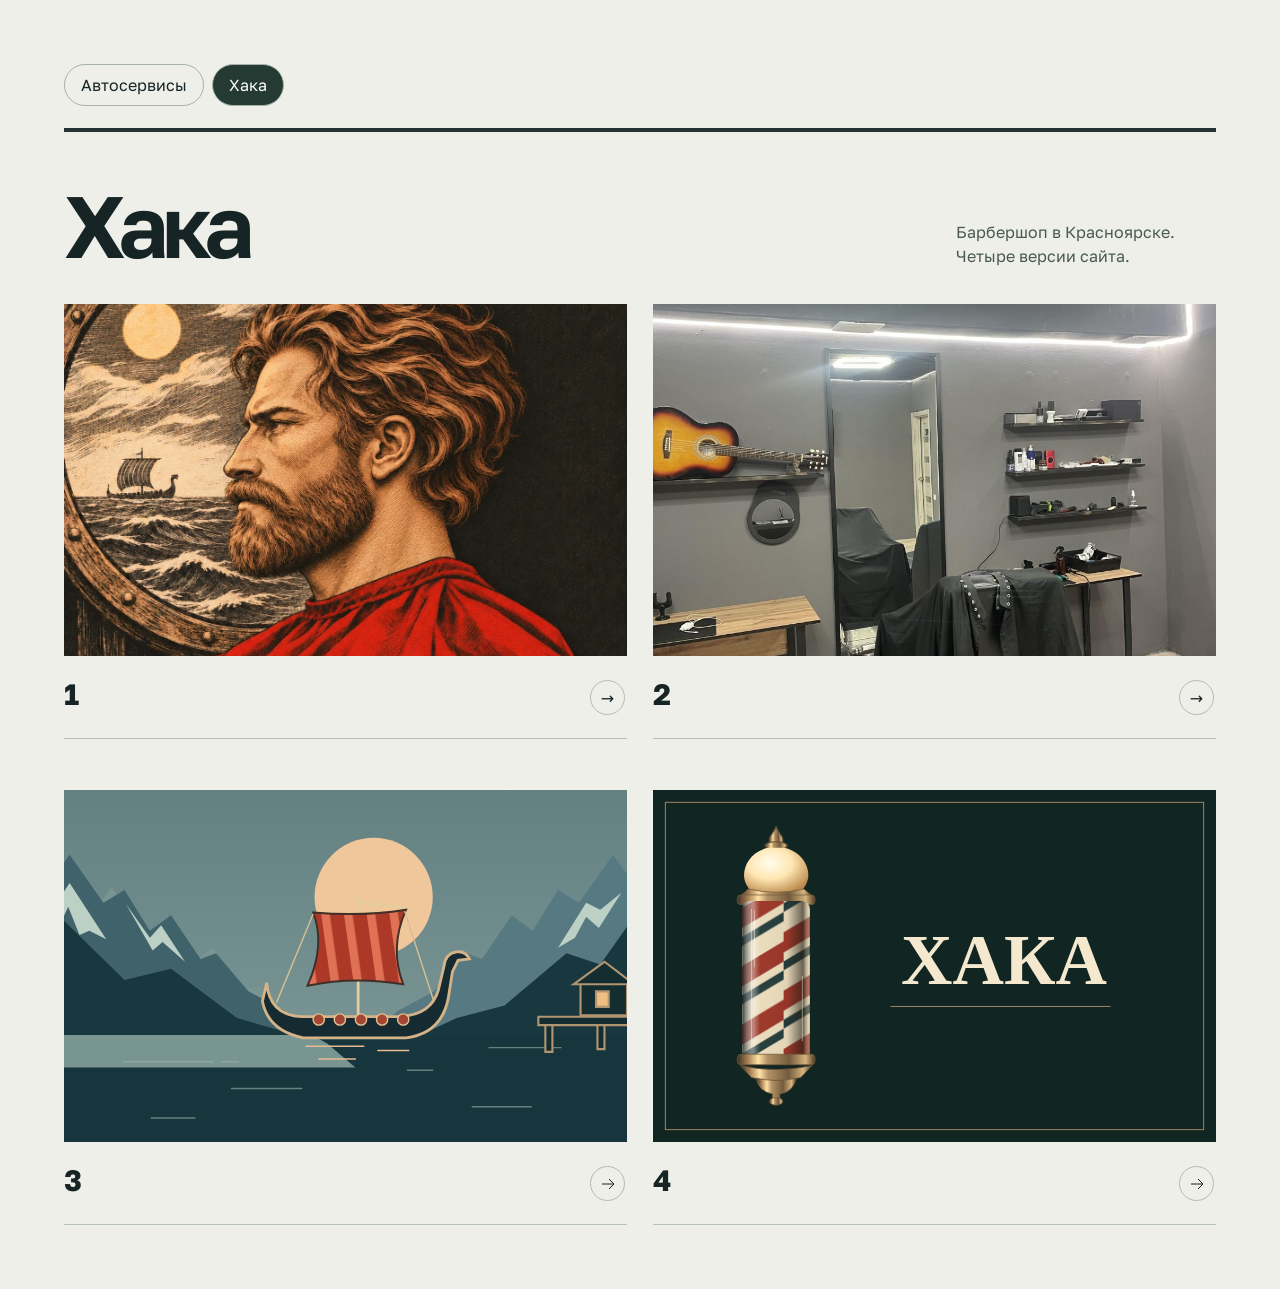
<file: haka/index.html>
<!doctype html><html lang="ru"><head><meta charset="utf-8"><meta name="viewport" content="width=device-width,initial-scale=1"><title>Хака · Галерея сайтов</title><style>@font-face{font-family:Golos;src:url(../edition/assets/golos-cyrillic.woff2) format("woff2");font-weight:100 900;unicode-range:U+0400-052F}@font-face{font-family:Golos;src:url(../edition/assets/golos-latin.woff2) format("woff2");font-weight:100 900;unicode-range:U+0000-00FF,U+2000-206F}*{box-sizing:border-box}body{margin:0;background:#eeefe9;color:#172426;font:16px/1.5 Golos,system-ui,sans-serif}main{max-width:1480px;margin:auto;padding:clamp(30px,5vw,78px) clamp(16px,5vw,78px)}header{display:flex;align-items:end;justify-content:space-between;gap:30px;border-top:4px solid #233333;padding:clamp(26px,4vw,60px) 0 36px}h1,h2,p{margin:0}h1{font-size:clamp(42px,6.8vw,106px);letter-spacing:-.075em;line-height:.98;font-weight:650}header p{max-width:26ch;color:#495951}section{display:grid;grid-template-columns:repeat(2,minmax(0,1fr));gap:clamp(25px,4vw,60px) 26px}.card{color:inherit;text-decoration:none;display:block;border-bottom:1px solid #b7c2ba}.frame{overflow:hidden;background:#172426}.frame img{display:block;width:100%;height:auto;transition:transform .45s}.card:hover img{transform:scale(1.025)}.copy{position:relative;padding:17px 44px 22px 0}.brand{font-size:11px;text-transform:uppercase;font-weight:730;letter-spacing:.09em;color:#596b60}h2{font-size:clamp(23px,2.3vw,38px);letter-spacing:-.055em;line-height:1.18;margin:4px 0}.copy p{color:#42534a}.arrow{position:absolute;right:2px;top:24px;border:1px solid #b1bdb2;border-radius:50%;width:35px;height:35px;display:grid;place-items:center}.card:hover .arrow{background:#173d34;color:white}.card:focus-visible{outline:3px solid #b94426;outline-offset:5px}@media(max-width:680px){header{display:block;padding-bottom:24px}header p{margin-top:18px;max-width:35ch}section{grid-template-columns:1fr}.copy{padding-top:12px}.card h2{font-size:27px}}@media(prefers-reduced-motion:reduce){.frame img{transition:none}.card:hover img{transform:none}}nav{display:flex;gap:8px;margin-bottom:22px}nav a{padding:8px 16px;text-decoration:none;border-radius:25px;border:1px solid #a7b3aa;color:inherit}nav [aria-current]{background:#243a33;color:white}.frame img{object-fit:cover}</style></head><body><main><nav aria-label="Проекты"><a href="../">Автосервисы</a><a aria-current="page" href="./">Хака</a></nav>
<header><h1>Хака</h1><p>Барбершоп в Красноярске. Четыре версии сайта.</p></header>
<section aria-label="Версии Хаки">
<a class="card" href="taplink/"><div class="frame"><img style="aspect-ratio:8/5;object-position:center 39%" src="taplink/img/groomed.webp" alt=""></div><div class="copy"><h2>1</h2><span class="arrow" aria-hidden="true">→</span></div></a>
<a class="card" href="claude/"><div class="frame"><img style="aspect-ratio:8/5" src="claude/img/room.jpg" alt=""></div><div class="copy"><h2>2</h2><span class="arrow" aria-hidden="true">→</span></div></a>
<a class="card" href="afisha/"><div class="frame"><img style="aspect-ratio:8/5" src="afisha/harbour.svg" alt=""></div><div class="copy"><h2>3</h2><span class="arrow" aria-hidden="true"><svg width="16" height="16" viewBox="0 0 16 16"><path d="M2 8h12m-5-5 5 5-5 5" fill="none" stroke="currentColor"/></svg></span></div></a><a class="card" href="lantern/"><div class="frame"><img style="aspect-ratio:8/5" src="lantern/cover.svg" alt=""></div><div class="copy"><h2>4</h2><span class="arrow" aria-hidden="true"><svg width="16" height="16" viewBox="0 0 16 16"><path d="M2 8h12m-5-5 5 5-5 5" fill="none" stroke="currentColor"/></svg></span></div></a></section></main></body></html>
</file>
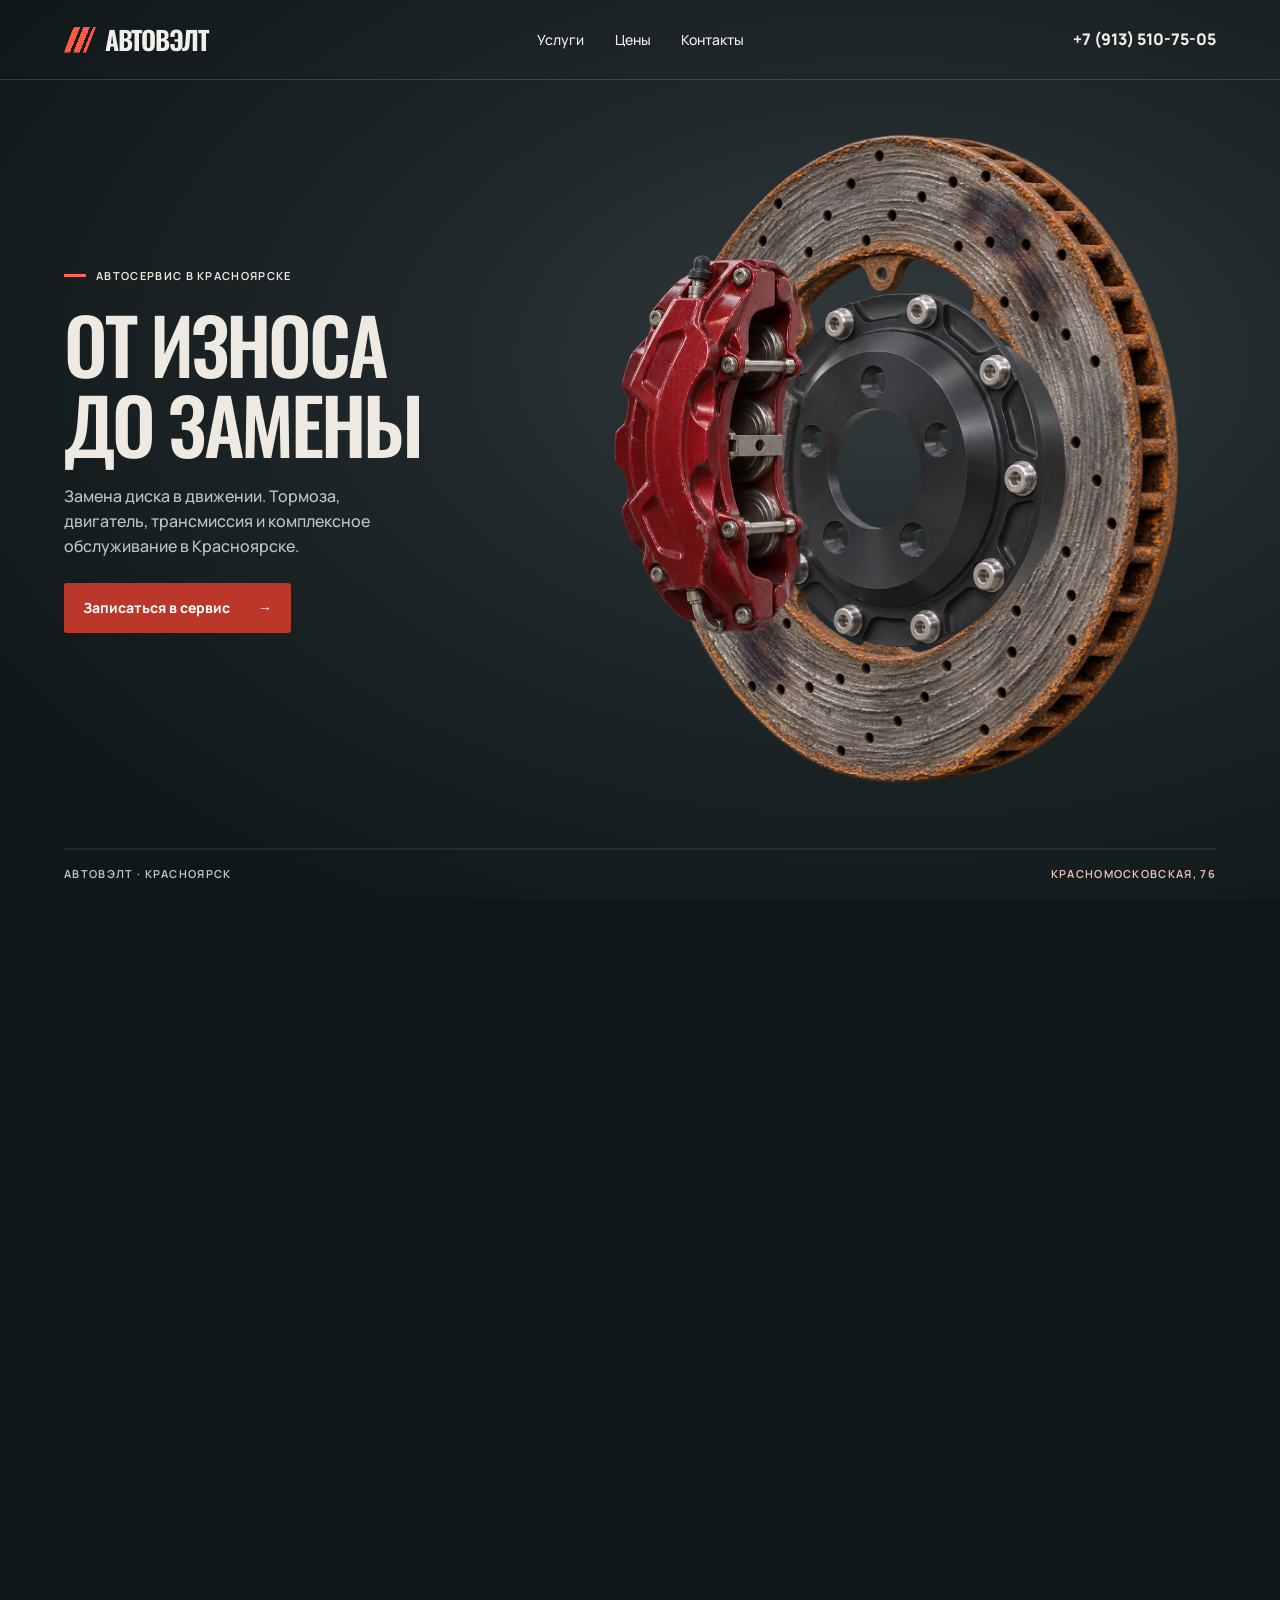
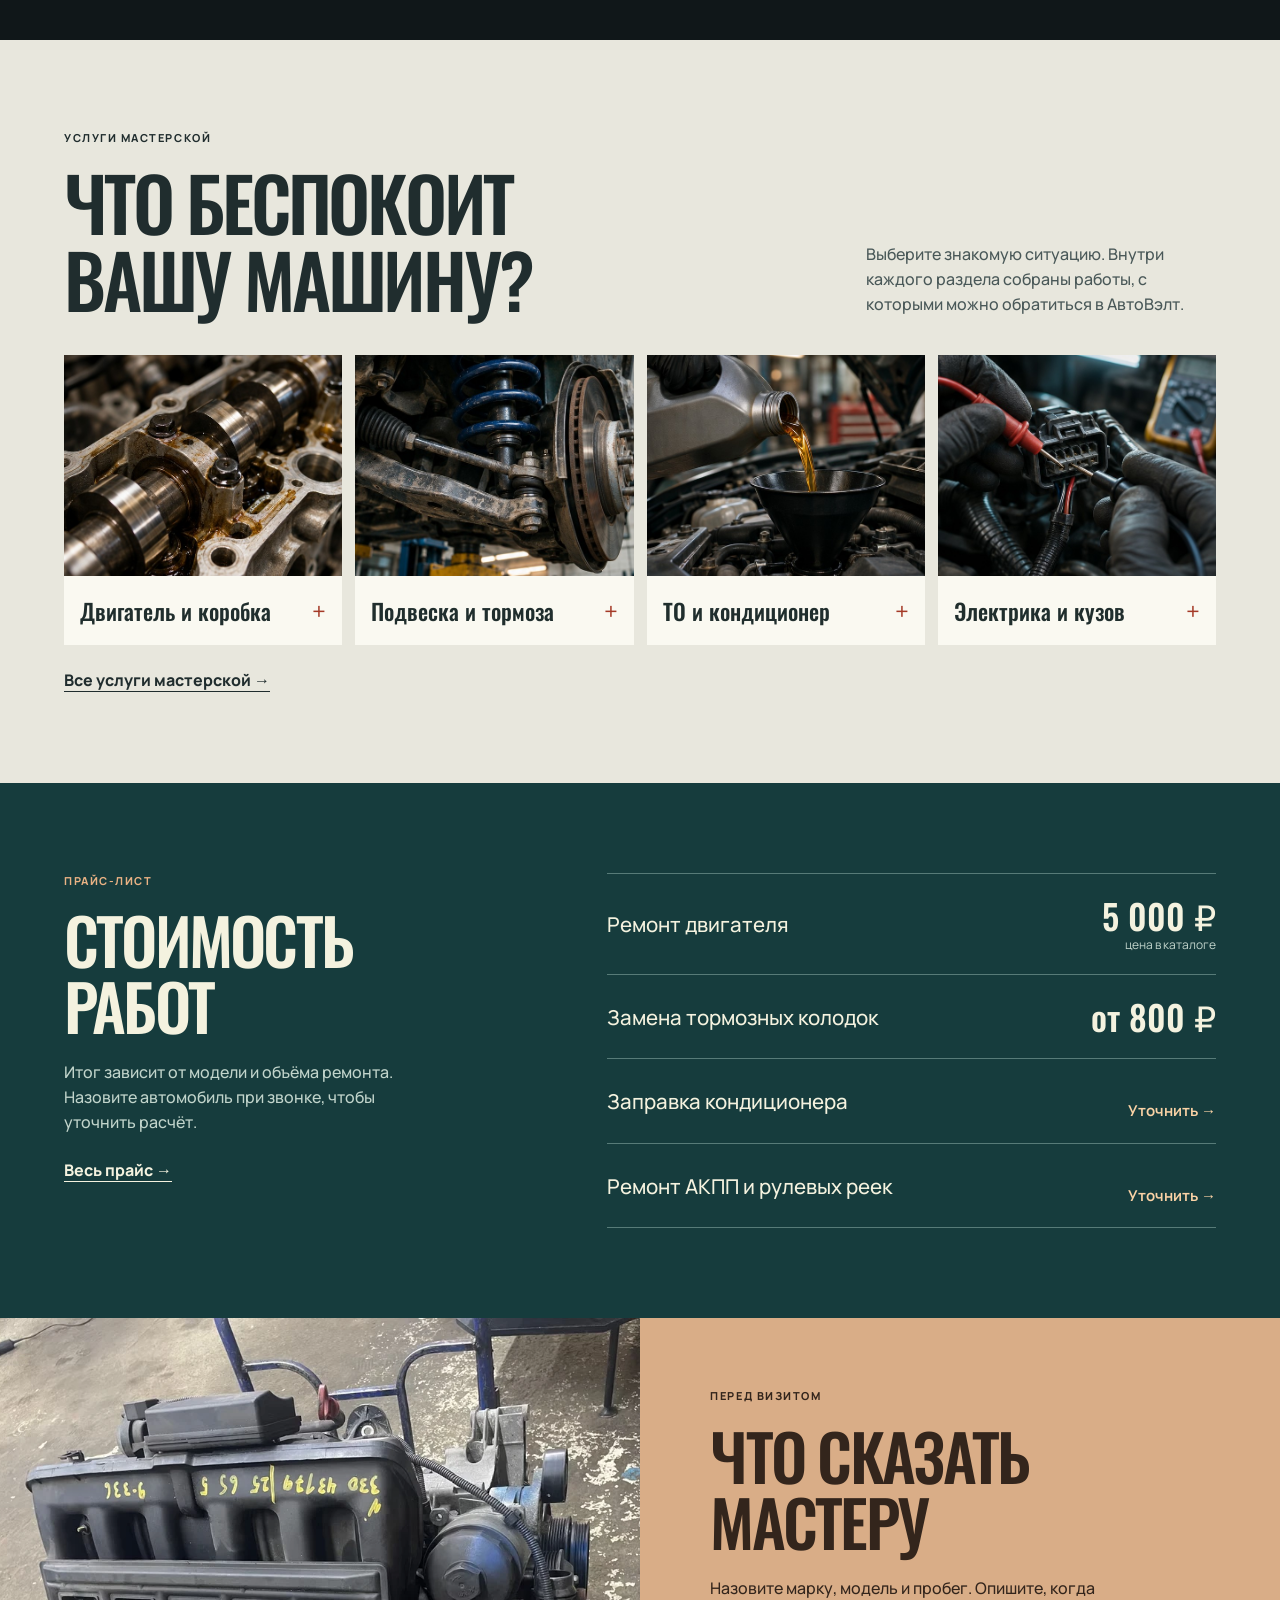
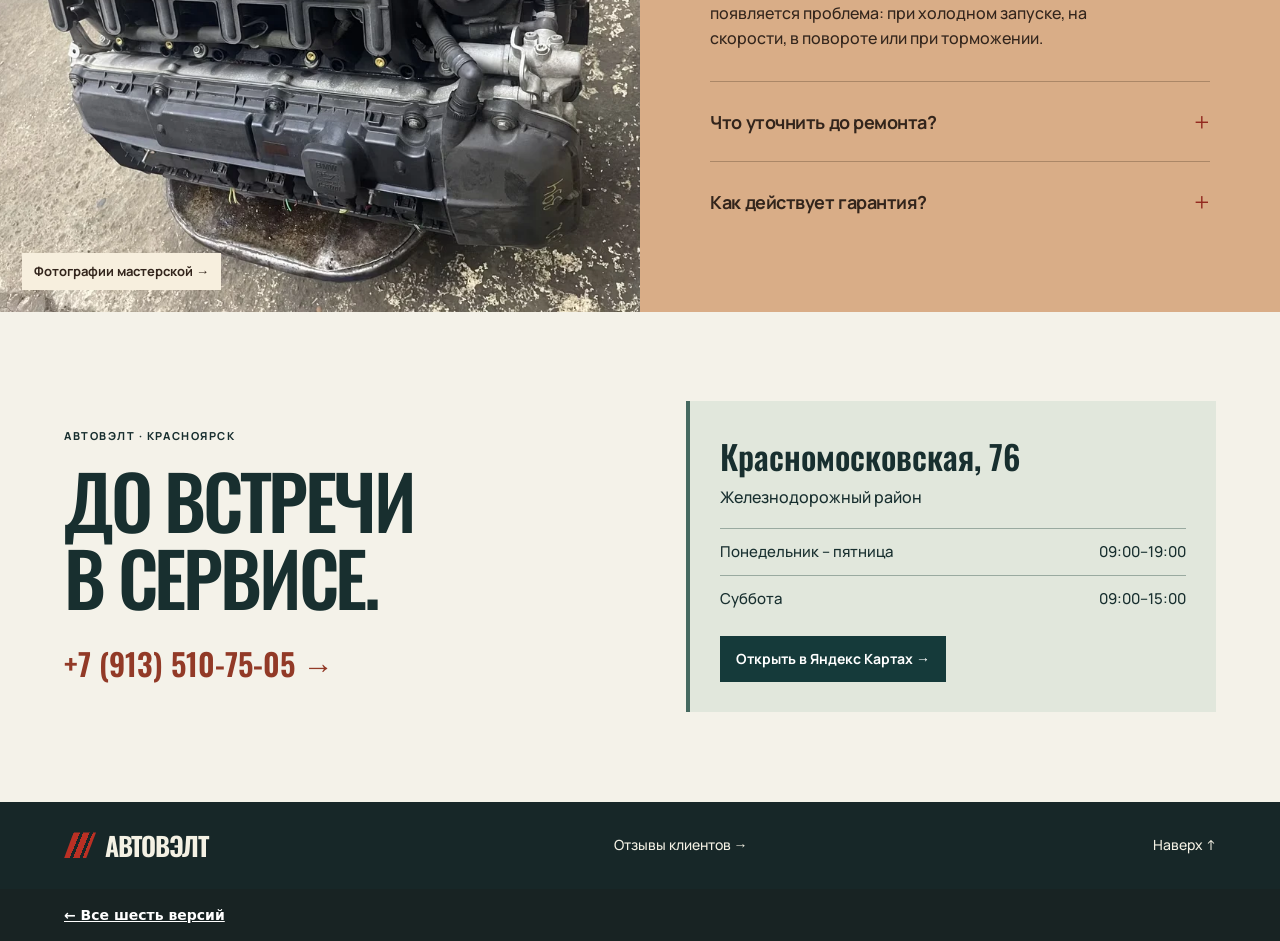
<file: repair/index.html>
<!doctype html><html lang="ru"><meta charset="utf-8"><meta name="viewport" content="width=device-width,initial-scale=1"><meta name="theme-color" content="#e6e3dc"><title>АвтоВэлт · Ремонт и обслуживание автомобилей в Красноярске</title><meta name="description" content="Автосервис АвтоВэлт на Красномосковской, 76. Тормоза, двигатель, подвеска, трансмиссия и ТО. Услуги, цены и запись по телефону."><style>@font-face{font-family:manrope;font-style:normal;font-weight:200 800;font-display:swap;src:url(../media/a30ddcd349703aff7464c3.woff2) format("woff2");unicode-range:U+0000-00FF,U+2000-206F,U+2190-21FF}@font-face{font-family:manrope;font-style:normal;font-weight:200 800;font-display:swap;src:url(../media/c268b459a9329e59fecf39.woff2) format("woff2");unicode-range:U+0400-052F,U+20BD}@font-face{font-family:oswald;font-style:normal;font-weight:200 800;font-display:swap;src:url(../media/bd73278ee0c50041b91b4c.woff2) format("woff2");unicode-range:U+0000-00FF,U+2000-206F,U+2190-21FF}@font-face{font-family:oswald;font-style:normal;font-weight:200 800;font-display:swap;src:url(../media/9307b75d3508236a0bae4f.woff2) format("woff2");unicode-range:U+0400-052F,U+20BD}
*{box-sizing:border-box}body{margin:0;background:#eeece5;color:#232421;font:500 16px/1.57 Manrope,Arial,sans-serif}a{color:inherit;text-decoration:none}a,summary,button{touch-action:manipulation}a:focus-visible,button:focus-visible,summary:focus-visible{outline:3px solid #2483cf;outline-offset:4px}header,footer,.bar,.menu,.logo,.btn,.row{display:flex;align-items:center}.shell{padding-inline:clamp(20px,5vw,92px)}header{position:absolute;z-index:3;top:0;width:100%;height:80px;justify-content:space-between;border-bottom:1px solid #625b501f}.logo{font:650 26px Oswald,sans-serif;letter-spacing:-1.1px;text-transform:uppercase;gap:9px}.mark{width:32px;height:26px;background:repeating-linear-gradient(112deg,#ba3024 0 6px,transparent 6px 9px);clip-path:polygon(30% 0,100% 0,69% 100%,0 100%)}.menu{gap:2.4vw;font-size:14px}.phone{font-weight:800}.track{height:202svh}.hero{position:sticky;top:0;height:100svh;height:100dvh;overflow:hidden;background:radial-gradient(ellipse at 70% 38%,#faf9ef,#e6e3db 58%,#c8c6be);--a:1;--b:0}.hero:before{content:'';position:absolute;inset:64% 4% 7% 46%;background:radial-gradient(ellipse closest-side,#524a3c3d,transparent 86%);transform:rotate(-12deg)}canvas,.poster{position:absolute;inset:0;width:100%;height:100%;object-fit:contain}.poster{display:none}.static .track{height:100svh;height:100dvh}.static .poster{display:block}.heroCopy{position:absolute;left:5%;top:50%;transform:translateY(-50%);width:45%;pointer-events:none}.lead{opacity:var(--a)}.lead a{pointer-events:auto}.second{opacity:var(--b)}.kicker,.meta{font:650 11px/1.55 Manrope;letter-spacing:.12em;text-transform:uppercase}.kicker{display:flex;align-items:center;gap:10px}.kicker:before{content:'';width:22px;height:3px;background:#af3228}h1,h2,h3,p{margin:0}h1,h2,.second strong{font:540 clamp(58px,6.6vw,116px)/1.04 Oswald,sans-serif;letter-spacing:-.043em;text-transform:uppercase}h1,.second strong{display:block;margin:20px 0}.heroCopy p{max-width:35ch;color:#454742}.btn{display:inline-flex;justify-content:space-between;gap:28px;background:#a92b20;color:#fff;padding:14px 19px;border-radius:3px;font-weight:750;font-size:14px;transition:background .2s}.btn:hover{background:#812119}.hero .btn{margin-top:24px}.bar{position:absolute;bottom:0;left:5%;right:5%;height:52px;border-top:1px solid #68665d66;justify-content:space-between}.bar span:last-child{color:#822c24}.block{padding-block:clamp(64px,8vw,132px)}.services,.contact{display:grid;grid-template-columns:.88fr 1.12fr;gap:8%}h2{font-size:clamp(43px,5vw,85px)}.sub{max-width:34ch;margin:20px 0;color:#52534d}.link{text-decoration:underline;text-underline-offset:5px;font-size:14px;font-weight:730}.catalog{border-top:2px solid #363a36}details{border-bottom:1px solid #b6b8af}summary{list-style:none;cursor:pointer;padding:21px 0;display:flex;align-items:center;justify-content:space-between;gap:16px;font-size:clamp(19px,2vw,30px);letter-spacing:-.055em;font-weight:700}summary::-webkit-details-marker{display:none}summary:after{content:'+';font:300 27px Manrope;color:#92291f}details[open] summary:after{content:'−'}details p{padding:0 0 21px;color:#50524e;max-width:49ch}.prices{background:#222825;color:#f2f1e9}.prices .kicker{color:#deded4}.prices h2{margin:16px 0 30px}.table{border-top:1px solid #ffffff45}.row{justify-content:space-between;padding:21px 0;gap:16px;border-bottom:1px solid #ffffff35}.row strong{font:500 clamp(26px,3vw,47px)/1 Oswald;white-space:nowrap}.prices p{color:#c0c4ba;font-size:14px;margin:22px 0}.prices .link{color:#fff}.visit{background:#dad8cf}.visit h2{max-width:14ch}.steps{display:grid;grid-template-columns:repeat(3,1fr);gap:4vw;margin-top:42px}.steps article{border-top:2px solid #252924;padding-top:20px}.steps h3{font-size:24px;letter-spacing:-.05em}.steps p{margin-top:8px;color:#4c4f48;max-width:34ch}.contact{background:#88271f;color:#fff4e7}.contact h2{font-size:clamp(50px,6.4vw,108px)}.contact .kicker:before{background:#f5d5ad}.contact .kicker{margin-bottom:20px}.contact p{margin-top:15px}.call{display:block;font:500 clamp(30px,3.4vw,62px) Oswald;letter-spacing:-.03em}.contact .btn{background:#f1e7d5;color:#332b22;margin-top:18px}.contact .btn:hover{background:white}footer{justify-content:space-between;padding-block:24px;gap:20px}footer a{font-size:14px}.reveal{animation:in .65s cubic-bezier(.22,.8,.3,1) both}@keyframes in{from{opacity:.3;transform:translateY(13px)}}@media(max-width:720px){header{height:57px}.logo{font-size:21px}.mark{width:25px;height:21px}.menu{display:none}.phone{font-size:13px}.heroCopy{left:5%;top:12%;width:91%;transform:none}h1,.second strong{font-size:clamp(43px,10vw,67px);margin:10px 0}.heroCopy p{font-size:14px;max-width:35ch}.hero .btn{margin-top:12px;padding:10px 15px}.bar{height:40px}.bar .meta{font-size:9px}.services,.contact,.steps{grid-template-columns:1fr;gap:28px}.steps{margin-top:30px}.steps article{padding-top:12px}.hero:before{inset:65% 4% 5% 8%}footer{flex-wrap:wrap}.contact .btn{margin-top:14px}.lead .kicker{font-size:10px}}@media(max-height:680px) and (max-width:720px){.lead p{display:none}.heroCopy{top:11%}}@media(prefers-reduced-motion:reduce){.track{height:100svh;height:100dvh}.reveal{animation:none}}
 .visitGrid{display:grid;grid-template-columns:1fr 1fr;gap:7vw;align-items:center}.visitGrid figure{margin:0}.visitGrid img{width:100%;display:block;aspect-ratio:1.28;object-fit:cover}.visitGrid figcaption{font-size:13px;color:#51544c;margin-top:9px}.visitGrid .steps{grid-template-columns:1fr;gap:19px;margin-top:28px}.visitGrid .steps article{padding-top:12px;border-width:1px}.visitGrid .steps p{max-width:50ch}.visitGrid h3{font-size:21px}@media(max-width:720px){.visitGrid{grid-template-columns:1fr;gap:28px}.visitGrid figure{order:2}.static .poster{object-fit:cover;object-position:74% center}} .hero{background:#e7e4dd;isolation:isolate;--progress:0;--cut:0%}.hero:before{display:none}.product{position:absolute;right:2%;top:50%;width:min(52vw,77svh);aspect-ratio:1;transform:translateY(-48%);mix-blend-mode:normal}.shots{position:absolute;inset:0;mask-image:linear-gradient(to right,transparent,#000 4%,#000 96%,transparent),linear-gradient(to bottom,transparent,#000 3%,#000 96%,transparent);mask-composite:intersect;transform:translateY(calc(var(--progress)*-6px)) scale(calc(1 + var(--progress)*.025))}.disc{width:100%;height:100%;object-fit:contain;position:absolute;inset:0}.edge{clip-path:inset(0 0 0 calc(100% - var(--cut)))}.heroCopy{z-index:1}.prices .row a{font-size:15px;text-decoration:underline;text-underline-offset:4px}.bar{z-index:2}.prices .row span{font-weight:650}@media(max-width:720px){.product{right:50%;width:min(92vw,45svh);top:auto;bottom:5.6%;transform:translateX(50%)}.heroCopy{top:12%}.prices .row a{max-width:14ch;text-align:right}}@media(max-height:630px) and (min-width:721px){.product{width:min(48vw,70svh)}} header{color:#f1f1eb;border-bottom-color:#ffffff26}header .mark{background:repeating-linear-gradient(112deg,#ff5845 0 6px,transparent 6px 9px)}.track{height:360svh}.hero{background:radial-gradient(ellipse at 69% 40%,#343b3d 0,#20272a 38%,#101719 85%);color:#eeeae2;--timeline:0}.heroCopy.lead{top:50%;width:46%;left:5%;z-index:3}.heroCopy p{color:#c0c6c3}.hero .kicker:before{background:#ff6752}.hero .btn{background:#bb372a}.hero .bar{border-color:#ffffff32;color:#bfc6c3}.hero .bar span:last-child{color:#e8c0ad}.world{position:absolute;width:min(85vw,109svh);aspect-ratio:1;left:71.7%;top:51%;transform:translate(-50%,-50%);perspective:1400px;pointer-events:none}.world img{position:absolute;left:50%;top:50%;height:auto;will-change:transform;user-select:none;pointer-events:none}.rear,.outerpad{width:10%}.rear{filter:brightness(.6)}.rotor{width:55%}.hub{width:33%}.clamp{width:20%}.phase{position:absolute;left:5%;top:15%;opacity:0;pointer-events:none;max-width:50ch}.phase strong{font:530 clamp(32px,4.2vw,74px)/1.05 Oswald,sans-serif;letter-spacing:-.035em}.phase p{font-size:14px;color:#c6cdca;margin-top:10px}.axis{position:absolute;left:6%;right:6%;top:54%;height:1px;background:repeating-linear-gradient(90deg,transparent 0 10px,#a7b2b4 10px 13px);opacity:0;transform:rotate(-3deg)}.meter{position:absolute;bottom:50px;left:5%;right:5%;height:2px;background:#ffffff14}.meter:after{content:'';display:block;height:100%;background:#dd6a53;transform-origin:left;transform:scaleX(var(--timeline))}.hero .bar{border:0}.hero .lead{opacity:1}.hero h1{font-size:clamp(57px,6vw,110px)}@media(max-width:720px){.track{height:300svh}.world{width:min(97vw,63svh)}.world .rotor{width:63%}.world .hub{width:38%}.world .clamp{width:23%}.heroCopy.lead{top:13%;width:92%;transform:none}.hero h1{font-size:clamp(42px,10vw,65px)}.phase{top:18%;right:5%}.phase p{max-width:34ch}.meter{bottom:40px}.axis{top:58%}}@media(prefers-reduced-motion:reduce){.track{height:100svh;height:100dvh}.meter{display:none}}@media(max-height:540px) and (min-width:721px){.phase{top:21%}.heroCopy.lead p{display:none}}
.bay,.ledger,.arrival{padding-block:clamp(60px,7vw,115px)}.rubric{font:750 11px/1.4 Manrope,sans-serif;letter-spacing:.14em;text-transform:uppercase;margin:0 0 18px}.bay{background:#e8e7dd;color:#202d2e}.bayHead{display:flex;align-items:end;justify-content:space-between;gap:5%;margin-bottom:38px}.bayHead>p{max-width:35ch;color:#495858}.bayHead h2,.arrival h2{font-size:clamp(49px,5.8vw,94px)}.jobs{display:grid;grid-template-columns:repeat(4,minmax(0,1fr));gap:13px;align-items:start}.job{border:0;background:#faf9f1;color:#202e2d;overflow:hidden}.job summary{display:block;padding:0;position:relative;letter-spacing:normal}.job summary:after{display:none}.job img{width:100%;aspect-ratio:1.26;display:block;object-fit:cover;transition:transform .55s cubic-bezier(.2,.8,.2,1)}.job .crop{display:block;overflow:hidden}.job summary:hover img{transform:scale(1.035)}.jobTitle{display:flex;align-items:center;justify-content:space-between;gap:10px;padding:18px 16px;font:540 clamp(20px,1.75vw,31px)/1.12 Oswald,sans-serif}.jobTitle:after{content:'+';color:#a43a27;font:400 24px Manrope}.job[open] .jobTitle:after{content:'−'}.job p{padding:0 16px 16px;font-size:15px;color:#384848}.job .jobCall{display:inline-block;color:#812d1f;font-weight:750;margin:0 16px 19px}.under{display:inline-block;margin-top:23px;font-weight:750;text-underline-offset:5px;text-decoration:underline}.ledger{background:#163c3d;color:#f4f2df;display:grid;grid-template-columns:.85fr 1.15fr;gap:8%}.ledger .rubric{color:#e9b284}.ledger>div>p:not(.rubric){max-width:33ch;color:#c1d4cb;margin-top:21px}.ledger dl,.address dl{margin:0}.ledger dl>div,.address dl>div{display:flex;align-items:center;justify-content:space-between;gap:14px;padding:21px 0;border-top:1px solid #a7c7bf73}.ledger dl>div:last-child{border-bottom:1px solid #a7c7bf73}.ledger dt{font-size:clamp(16px,1.6vw,25px)}.ledger dd,.address dd{margin:0;text-align:right}.ledger dd{font:550 clamp(23px,2.7vw,45px)/1.2 Oswald;white-space:nowrap}.ledger dd small{font:12px Manrope;display:block;color:#c1d4cb}.ledger dd a{font:650 15px Manrope;color:#fbd3a6}.shopspread{display:grid;grid-template-columns:1fr 1fr;background:#d9ad87;color:#33251c}.shopspread figure{margin:0;position:relative;min-height:460px}.shopspread img{position:absolute;inset:0;width:100%;height:100%;object-fit:cover}.shopspread figcaption{position:absolute;bottom:22px;left:22px;background:#f7efde;padding:8px 12px;font-size:13px;font-weight:700}.shopnotes{padding:clamp(36px,5.5vw,95px)}.shopnotes>p:not(.rubric){margin:21px 0 30px;max-width:43ch}.shopnotes details{border-top:1px solid #765a4477;border-bottom:0}.shopnotes summary{font-size:18px;letter-spacing:-.025em}.shopnotes details p{color:inherit}.arrival{background:#f4f2e9;color:#182f2f;display:grid;grid-template-columns:1fr 1fr;gap:8%;align-items:center}.hotline{display:inline-block;margin-top:24px;font:600 clamp(24px,2.4vw,40px) Oswald;color:#923a27}.address{padding:30px;background:#e1e7dc;border-left:4px solid #456960}.address strong{font:550 clamp(25px,2.6vw,42px) Oswald}.address p{margin:4px 0 18px}.address dl>div{border-color:#99aaa0;padding:11px 0;font-size:15px}.route{display:inline-block;margin-top:15px;background:#153a3a;color:white;padding:12px 16px;font-weight:700;font-size:14px}footer{background:#172728;color:#f4f1e4}@media(max-width:950px){.jobs{grid-template-columns:repeat(2,minmax(0,1fr))}}@media(max-width:720px){.bayHead{display:block}.bayHead>p{margin:18px 0 0}.jobs{gap:10px}.jobTitle{padding:11px;font-size:20px}.job p{padding-inline:11px}.ledger,.shopspread,.arrival{grid-template-columns:minmax(0,1fr);gap:28px}.shopspread{gap:0}.shopspread figure{min-height:280px}.shopnotes{padding:40px 5vw}.address{padding:21px}.ledger dl>div{padding:16px 0}.ledger dd a{font-size:14px}}@media(prefers-reduced-motion:reduce){.job img{transition:none}}
#ignition{position:fixed;inset:0;z-index:99;pointer-events:none;display:grid;place-items:center;background:#10191a;color:#f4eee6;transition:opacity .22s ease-out;animation:ignitionFallback .2s 1.25s forwards}.starter,.vanes{display:flex;align-items:center}.starter{gap:14px}.starter b{font:620 35px/1 Oswald,Arial,sans-serif;text-transform:uppercase;letter-spacing:-.04em}.vanes{gap:3px;transform:skew(-18deg)}.vanes i{display:block;height:27px;width:7px;background:#f05f45;animation:strike .46s cubic-bezier(.22,.7,.2,1) both}.vanes i:nth-child(2){animation-delay:75ms}.vanes i:nth-child(3){animation-delay:150ms}#ignition.depart{opacity:0}@keyframes strike{from{transform:translateY(8px) scaleY(.45);opacity:0}to{transform:none;opacity:1}}@keyframes ignitionFallback{to{opacity:0;visibility:hidden}}@media(prefers-reduced-motion:reduce){#ignition{display:none}}
.fresh{opacity:0}.hero .phase{max-width:min(37vw,46ch)}@media(max-width:720px){.hero .phase{max-width:90%}}@media(prefers-reduced-motion:reduce){.world .worn{visibility:hidden}.world .fresh{opacity:1!important;transform:translate(-50%,-50%)!important}} .track{background:#101719}</style><div id="ignition" aria-hidden="true"><div class="starter"><span class="vanes"><i></i><i></i><i></i></span><b>АвтоВэлт</b></div></div>
<script>(()=>{const panel=document.getElementById('ignition');if(matchMedia('(prefers-reduced-motion:reduce)').matches){panel.remove();return}const start=performance.now();let done=false;function dismiss(){if(done)return;done=true;panel.classList.add('depart');setTimeout(()=>panel.remove(),240)}document.addEventListener('DOMContentLoaded',()=>{Promise.allSettled([...document.querySelectorAll('.world img')].map(im=>im.decode())).then(()=>setTimeout(dismiss,Math.max(0,460-performance.now()+start)))},{once:true});setTimeout(dismiss,1200);for(const event of ['wheel','touchstart','keydown','pointerdown'])addEventListener(event,dismiss,{once:true,passive:true})})();</script>
<style>@media(max-width:740px){img,video{max-width:100%}input,select,textarea{max-width:100%;font-size:16px!important}.form-grid>*{min-width:0}.hero-h1,.hero-title{overflow-wrap:break-word}.booking-form{min-width:0}}</style><header class="shell"><a class="logo" href="#top"><span class="mark"></span>АвтоВэлт</a><nav class="menu"><a href="#services">Услуги</a><a href="#price">Цены</a><a href="#contact">Контакты</a></nav><a class="phone" href="tel:+79135107505">+7 (913) 510-75-05</a></header><main id="top"><div class="track"><section class="hero"><div class="axis"></div><div class="world" role="img" aria-label="Замена изношенного кольца двухсоставного тормозного диска при прокрутке"><img draggable="false" alt="" class="rear" src="../media/b7cdedfff4730f8176e5d4.png"><img draggable="false" alt="" class="rotor worn" src="../media/ec3834d1fbc43d42678754.png"><img draggable="false" alt="" class="rotor fresh" src="../media/ce67c75a6e6ae6c288e9a2.png"><img draggable="false" alt="" class="hub" src="../media/1a0b92fd4e4b131b31872b.png"><img draggable="false" alt="" class="outerpad" src="../media/b7cdedfff4730f8176e5d4.png"><img draggable="false" alt="" class="clamp" src="../media/389f132a424739c4eb74ea.png"></div><div class="heroCopy lead"><div class="kicker">Автосервис в Красноярске</div><h1>От износа<br>до замены</h1><p>Замена диска в движении. Тормоза, двигатель, трансмиссия и комплексное обслуживание в Красноярске.</p><a class="btn" href="tel:+79135107505">Записаться в сервис <span>→</span></a></div><div class="phase"><strong>Тормозной узел</strong><p>Узел в сборе</p></div><div class="meter"></div><div class="bar"><span class="meta">АвтоВэлт · Красноярск</span><span class="meta">Красномосковская, 76</span></div></section></div><section class="bay shell" id="services"><div class="bayHead"><div><p class="rubric">Услуги мастерской</p><h2>Что беспокоит<br>вашу машину?</h2></div><p>Выберите знакомую ситуацию. Внутри каждого раздела собраны работы, с которыми можно обратиться в АвтоВэлт.</p></div><div class="jobs"><details class="job"><summary><span class="crop"><img loading="lazy" alt="Кулачки распределительного вала" width="627" height="627" style="height:auto" src="../media/2df809c2f8588f8361df4c.jpg"></span><span class="jobTitle">Двигатель и коробка</span></summary><p>Двигатель теряет тягу или коробка переключается рывками? В сервисе ремонтируют бензиновые и дизельные двигатели, АКПП и регулируют сцепление.</p><a class="jobCall" href="tel:+79135107505">Позвонить мастеру →</a></details><details class="job"><summary><span class="crop"><img loading="lazy" alt="Пружина подвески и колёсная ступица" width="627" height="627" style="height:auto" src="../media/1f049c61f883f236535bf3.jpg"></span><span class="jobTitle">Подвеска и тормоза</span></summary><p>Стук на неровностях, люфт руля или скрежет при торможении. Здесь занимаются подвеской и рулевыми рейками, меняют колодки и диски.</p><a class="jobCall" href="tel:+79135107505">Позвонить мастеру →</a></details><details class="job"><summary><span class="crop"><img loading="lazy" alt="Заливка моторного масла" width="627" height="627" style="height:auto" src="../media/47ee0bbe4c88a8e6ea228f.jpg"></span><span class="jobTitle">ТО и кондиционер</span></summary><p>Подошёл пробег для замены масла или кондиционер стал хуже охлаждать? При звонке назовите модель и пробег, чтобы подобрать обслуживание.</p><a class="jobCall" href="tel:+79135107505">Позвонить мастеру →</a></details><details class="job"><summary><span class="crop"><img loading="lazy" alt="Проверка автомобильного разъёма щупами" width="627" height="627" style="height:auto" src="../media/18957be14d951de20a4080.jpg"></span><span class="jobTitle">Электрика и кузов</span></summary><p>Не работает освещение или нужна защита днища? В мастерской ремонтируют электрооборудование, регулируют фары и делают антикоррозийную обработку.</p><a class="jobCall" href="tel:+79135107505">Позвонить мастеру →</a></details></div><a class="under" href="https://autowelt-auto.ru/services/">Все услуги мастерской →</a></section>
<section class="ledger shell" id="price"><div><p class="rubric">Прайс-лист</p><h2>Стоимость<br>работ</h2><p>Итог зависит от модели и объёма ремонта. Назовите автомобиль при звонке, чтобы уточнить расчёт.</p><a class="under" href="https://autowelt-auto.ru/price/">Весь прайс →</a></div><dl><div><dt>Ремонт двигателя</dt><dd>5 000 ₽<small>цена в каталоге</small></dd></div><div><dt>Замена тормозных колодок</dt><dd>от 800 ₽</dd></div><div><dt>Заправка кондиционера</dt><dd><a href="tel:+79135107505">Уточнить →</a></dd></div><div><dt>Ремонт АКПП и рулевых реек</dt><dd><a href="tel:+79135107505">Уточнить →</a></dd></div></dl></section>
<section class="shopspread"><figure><img loading="lazy" src="../media/c493e2a80ef3e14ec5dbaf.webp" alt="Двигатель BMW на стенде в мастерской АвтоВэлт"><figcaption><a href="https://autowelt-auto.ru/#photos">Фотографии мастерской →</a></figcaption></figure><div class="shopnotes"><p class="rubric">Перед визитом</p><h2>Что сказать<br>мастеру</h2><p>Назовите марку, модель и пробег. Опишите, когда появляется проблема: при холодном запуске, на скорости, в повороте или при торможении.</p><details><summary>Что уточнить до ремонта?</summary><p>Спросите, какие работы входят в стоимость и когда можно оставить машину.</p></details><details><summary>Как действует гарантия?</summary><p>Срок гарантии зависит от вида ремонта и материалов. Уточните условия для вашей машины у мастера.</p></details></div></section>
<section class="arrival shell" id="contact"><div><p class="rubric">АвтоВэлт · Красноярск</p><h2>До встречи<br>в сервисе.</h2><a class="hotline" href="tel:+79135107505">+7 (913) 510-75-05 →</a></div><div class="address"><strong>Красномосковская, 76</strong><p>Железнодорожный район</p><dl><div><dt>Понедельник – пятница</dt><dd>09:00–19:00</dd></div><div><dt>Суббота</dt><dd>09:00–15:00</dd></div></dl><a class="route" href="https://yandex.ru/maps/org/24278253050">Открыть в Яндекс Картах →</a></div></section>
</main><footer class="shell"><a class="logo" href="#top"><span class="mark"></span>АвтоВэлт</a><a href="https://autowelt-auto.ru/#reviews">Отзывы клиентов →</a><a href="#top">Наверх ↑</a></footer><script>const hero=document.querySelector('.hero'),track=document.querySelector('.track'),world=hero.querySelector('.world'),lead=hero.querySelector('.lead'),caption=hero.querySelector('.phase'),parts=[...world.querySelectorAll('img')],reduce=matchMedia('(prefers-reduced-motion:reduce)');
const cues=[['Открываем узел','Суппорт и колодки отходят от рабочей поверхности.'],['Снимаем изношенный диск','На старом кольце видны борозды и коррозия по краю.'],['Устанавливаем новое кольцо','Новая рабочая поверхность занимает место изношенной.'],['Узел снова в сборе','Диск на месте. Колодки и суппорт возвращаются в рабочее положение.']];
let fromTop=0,path=1,p=-1,frame=0,index=-1,width=1,phone=false;
const clamp=(n,a=0,b=1)=>Math.max(a,Math.min(b,n));
function ease(t,a,b){const x=clamp((t-a)/(b-a));return x*x*(3-2*x)}
function paint(){
 const spread=ease(p,.05,.30)*(1-ease(p,.76,.98));
 const oldOut=ease(p,.27,.57),newIn=ease(p,.49,.77);
 const shift=ease(p,0,.3),scale=1-.19*spread;
 world.style.left=(phone?50:71.7-6*shift)+'%';world.style.top=(phone?66-3*shift:51+2*shift)+'%';
 function part(i,x,y,z,angle,turn=0){
  parts[i].style.transform='translate(-50%,-50%) translate3d('+x*width+'px,'+y*width+'px,'+z*width+'px) rotateY('+turn+'deg) rotateZ('+angle+'deg) scale('+scale+')';
 }
 // Identical attachment centre for the outgoing and incoming ring.
 part(0,-.155*scale-.13*spread,-.026-.09*spread,-.024,-6*spread);
 part(1,.20*oldOut,-.65*oldOut,0,-17*oldOut,10*oldOut);
 parts[1].style.opacity=1-ease(p,.43,.56);
 part(2,-.18*(1-newIn),.62*(1-newIn),0,16*(1-newIn),-9*(1-newIn));
 parts[2].style.opacity=ease(p,.5,.61);
 part(3,-.007*scale-.085*spread,.011,.008,2*spread);
 part(4,-.155*scale-.18*spread,.012+.09*spread,.012,7*spread);
 part(5,-.209*scale-.22*spread,-.015-.08*spread,.022,-13*spread,-8*spread);
 const out=ease(p,.01,.17);lead.style.opacity=1-out;lead.style.transform='translateY('+(phone?(-out*16)+'px':'calc(-50% - '+out*18+'px)')+')';lead.inert=out>.85;
 const next=p<.24?0:p<.50?1:p<.77?2:3;
 if(next!==index){index=next;caption.querySelector('strong').textContent=cues[next][0];caption.querySelector('p').textContent=cues[next][1]}
 caption.style.opacity=ease(p,.13,.24);hero.style.setProperty('--timeline',p);hero.querySelector('.axis').style.opacity=.35*spread;
}

function sync(){
 frame=0;
 // Reserve the final stretch of the sticky track for release into native scrolling.
 const next=reduce.matches?0:clamp((scrollY-fromTop)/(path*.88));
 if(next===p)return;
 p=next;paint();
}
function schedule(){if(!frame)frame=requestAnimationFrame(sync)}
function measure(){phone=innerWidth<=720;width=world.getBoundingClientRect().width;fromTop=track.getBoundingClientRect().top+scrollY;path=Math.max(1,track.offsetHeight-hero.offsetHeight);p=-1;schedule()}
reduce.addEventListener('change',measure);addEventListener('resize',measure);addEventListener('scroll',schedule,{passive:true});measure();
</script><script type="text/plain" id="licenses">Copyright 2019 The Manrope Project Authors (https://github.com/sharanda/manrope)

This Font Software is licensed under the SIL Open Font License, Version 1.1.
This license is copied below, and is also available with a FAQ at:
http://scripts.sil.org/OFL


-----------------------------------------------------------
SIL OPEN FONT LICENSE Version 1.1 - 26 February 2007
-----------------------------------------------------------

PREAMBLE
The goals of the Open Font License (OFL) are to stimulate worldwide
development of collaborative font projects, to support the font creation
efforts of academic and linguistic communities, and to provide a free and
open framework in which fonts may be shared and improved in partnership
with others.

The OFL allows the licensed fonts to be used, studied, modified and
redistributed freely as long as they are not sold by themselves. The
fonts, including any derivative works, can be bundled, embedded,
redistributed and/or sold with any software provided that any reserved
names are not used by derivative works. The fonts and derivatives,
however, cannot be released under any other type of license. The
requirement for fonts to remain under this license does not apply
to any document created using the fonts or their derivatives.

DEFINITIONS
"Font Software" refers to the set of files released by the Copyright
Holder(s) under this license and clearly marked as such. This may
include source files, build scripts and documentation.

"Reserved Font Name" refers to any names specified as such after the
copyright statement(s).

"Original Version" refers to the collection of Font Software components as
distributed by the Copyright Holder(s).

"Modified Version" refers to any derivative made by adding to, deleting,
or substituting -- in part or in whole -- any of the components of the
Original Version, by changing formats or by porting the Font Software to a
new environment.

"Author" refers to any designer, engineer, programmer, technical
writer or other person who contributed to the Font Software.

PERMISSION & CONDITIONS
Permission is hereby granted, free of charge, to any person obtaining
a copy of the Font Software, to use, study, copy, merge, embed, modify,
redistribute, and sell modified and unmodified copies of the Font
Software, subject to the following conditions:

1) Neither the Font Software nor any of its individual components,
in Original or Modified Versions, may be sold by itself.

2) Original or Modified Versions of the Font Software may be bundled,
redistributed and/or sold with any software, provided that each copy
contains the above copyright notice and this license. These can be
included either as stand-alone text files, human-readable headers or
in the appropriate machine-readable metadata fields within text or
binary files as long as those fields can be easily viewed by the user.

3) No Modified Version of the Font Software may use the Reserved Font
Name(s) unless explicit written permission is granted by the corresponding
Copyright Holder. This restriction only applies to the primary font name as
presented to the users.

4) The name(s) of the Copyright Holder(s) or the Author(s) of the Font
Software shall not be used to promote, endorse or advertise any
Modified Version, except to acknowledge the contribution(s) of the
Copyright Holder(s) and the Author(s) or with their explicit written
permission.

5) The Font Software, modified or unmodified, in part or in whole,
must be distributed entirely under this license, and must not be
distributed under any other license. The requirement for fonts to
remain under this license does not apply to any document created
using the Font Software.

TERMINATION
This license becomes null and void if any of the above conditions are
not met.

DISCLAIMER
THE FONT SOFTWARE IS PROVIDED "AS IS", WITHOUT WARRANTY OF ANY KIND,
EXPRESS OR IMPLIED, INCLUDING BUT NOT LIMITED TO ANY WARRANTIES OF
MERCHANTABILITY, FITNESS FOR A PARTICULAR PURPOSE AND NONINFRINGEMENT
OF COPYRIGHT, PATENT, TRADEMARK, OR OTHER RIGHT. IN NO EVENT SHALL THE
COPYRIGHT HOLDER BE LIABLE FOR ANY CLAIM, DAMAGES OR OTHER LIABILITY,
INCLUDING ANY GENERAL, SPECIAL, INDIRECT, INCIDENTAL, OR CONSEQUENTIAL
DAMAGES, WHETHER IN AN ACTION OF CONTRACT, TORT OR OTHERWISE, ARISING
FROM, OUT OF THE USE OR INABILITY TO USE THE FONT SOFTWARE OR FROM
OTHER DEALINGS IN THE FONT SOFTWARE.
Copyright 2016 The Oswald Project Authors (https://github.com/googlefonts/OswaldFont)

This Font Software is licensed under the SIL Open Font License, Version 1.1.
This license is copied below, and is also available with a FAQ at:
http://scripts.sil.org/OFL


-----------------------------------------------------------
SIL OPEN FONT LICENSE Version 1.1 - 26 February 2007
-----------------------------------------------------------

PREAMBLE
The goals of the Open Font License (OFL) are to stimulate worldwide
development of collaborative font projects, to support the font creation
efforts of academic and linguistic communities, and to provide a free and
open framework in which fonts may be shared and improved in partnership
with others.

The OFL allows the licensed fonts to be used, studied, modified and
redistributed freely as long as they are not sold by themselves. The
fonts, including any derivative works, can be bundled, embedded,
redistributed and/or sold with any software provided that any reserved
names are not used by derivative works. The fonts and derivatives,
however, cannot be released under any other type of license. The
requirement for fonts to remain under this license does not apply
to any document created using the fonts or their derivatives.

DEFINITIONS
"Font Software" refers to the set of files released by the Copyright
Holder(s) under this license and clearly marked as such. This may
include source files, build scripts and documentation.

"Reserved Font Name" refers to any names specified as such after the
copyright statement(s).

"Original Version" refers to the collection of Font Software components as
distributed by the Copyright Holder(s).

"Modified Version" refers to any derivative made by adding to, deleting,
or substituting -- in part or in whole -- any of the components of the
Original Version, by changing formats or by porting the Font Software to a
new environment.

"Author" refers to any designer, engineer, programmer, technical
writer or other person who contributed to the Font Software.

PERMISSION & CONDITIONS
Permission is hereby granted, free of charge, to any person obtaining
a copy of the Font Software, to use, study, copy, merge, embed, modify,
redistribute, and sell modified and unmodified copies of the Font
Software, subject to the following conditions:

1) Neither the Font Software nor any of its individual components,
in Original or Modified Versions, may be sold by itself.

2) Original or Modified Versions of the Font Software may be bundled,
redistributed and/or sold with any software, provided that each copy
contains the above copyright notice and this license. These can be
included either as stand-alone text files, human-readable headers or
in the appropriate machine-readable metadata fields within text or
binary files as long as those fields can be easily viewed by the user.

3) No Modified Version of the Font Software may use the Reserved Font
Name(s) unless explicit written permission is granted by the corresponding
Copyright Holder. This restriction only applies to the primary font name as
presented to the users.

4) The name(s) of the Copyright Holder(s) or the Author(s) of the Font
Software shall not be used to promote, endorse or advertise any
Modified Version, except to acknowledge the contribution(s) of the
Copyright Holder(s) and the Author(s) or with their explicit written
permission.

5) The Font Software, modified or unmodified, in part or in whole,
must be distributed entirely under this license, and must not be
distributed under any other license. The requirement for fonts to
remain under this license does not apply to any document created
using the Font Software.

TERMINATION
This license becomes null and void if any of the above conditions are
not met.

DISCLAIMER
THE FONT SOFTWARE IS PROVIDED "AS IS", WITHOUT WARRANTY OF ANY KIND,
EXPRESS OR IMPLIED, INCLUDING BUT NOT LIMITED TO ANY WARRANTIES OF
MERCHANTABILITY, FITNESS FOR A PARTICULAR PURPOSE AND NONINFRINGEMENT
OF COPYRIGHT, PATENT, TRADEMARK, OR OTHER RIGHT. IN NO EVENT SHALL THE
COPYRIGHT HOLDER BE LIABLE FOR ANY CLAIM, DAMAGES OR OTHER LIABILITY,
INCLUDING ANY GENERAL, SPECIAL, INDIRECT, INCIDENTAL, OR CONSEQUENTIAL
DAMAGES, WHETHER IN AN ACTION OF CONTRACT, TORT OR OTHERWISE, ARISING
FROM, OUT OF THE USE OR INABILITY TO USE THE FONT SOFTWARE OR FROM
OTHER DEALINGS IN THE FONT SOFTWARE.
The MIT License

Copyright © 2010-2026 three.js authors

Permission is hereby granted, free of charge, to any person obtaining a copy
of this software and associated documentation files (the "Software"), to deal
in the Software without restriction, including without limitation the rights
to use, copy, modify, merge, publish, distribute, sublicense, and/or sell
copies of the Software, and to permit persons to whom the Software is
furnished to do so, subject to the following conditions:

The above copyright notice and this permission notice shall be included in
all copies or substantial portions of the Software.

THE SOFTWARE IS PROVIDED "AS IS", WITHOUT WARRANTY OF ANY KIND, EXPRESS OR
IMPLIED, INCLUDING BUT NOT LIMITED TO THE WARRANTIES OF MERCHANTABILITY,
FITNESS FOR A PARTICULAR PURPOSE AND NONINFRINGEMENT. IN NO EVENT SHALL THE
AUTHORS OR COPYRIGHT HOLDERS BE LIABLE FOR ANY CLAIM, DAMAGES OR OTHER
LIABILITY, WHETHER IN AN ACTION OF CONTRACT, TORT OR OTHERWISE, ARISING FROM,
OUT OF OR IN CONNECTION WITH THE SOFTWARE OR THE USE OR OTHER DEALINGS IN
THE SOFTWARE.
</script><aside style="background:#182323;color:#fff;padding:18px max(18px,5vw) calc(18px + env(safe-area-inset-bottom));font:600 14px system-ui"><a style="color:inherit;text-decoration:underline" href="../index.html">← Все шесть версий</a></aside></html>
</file>
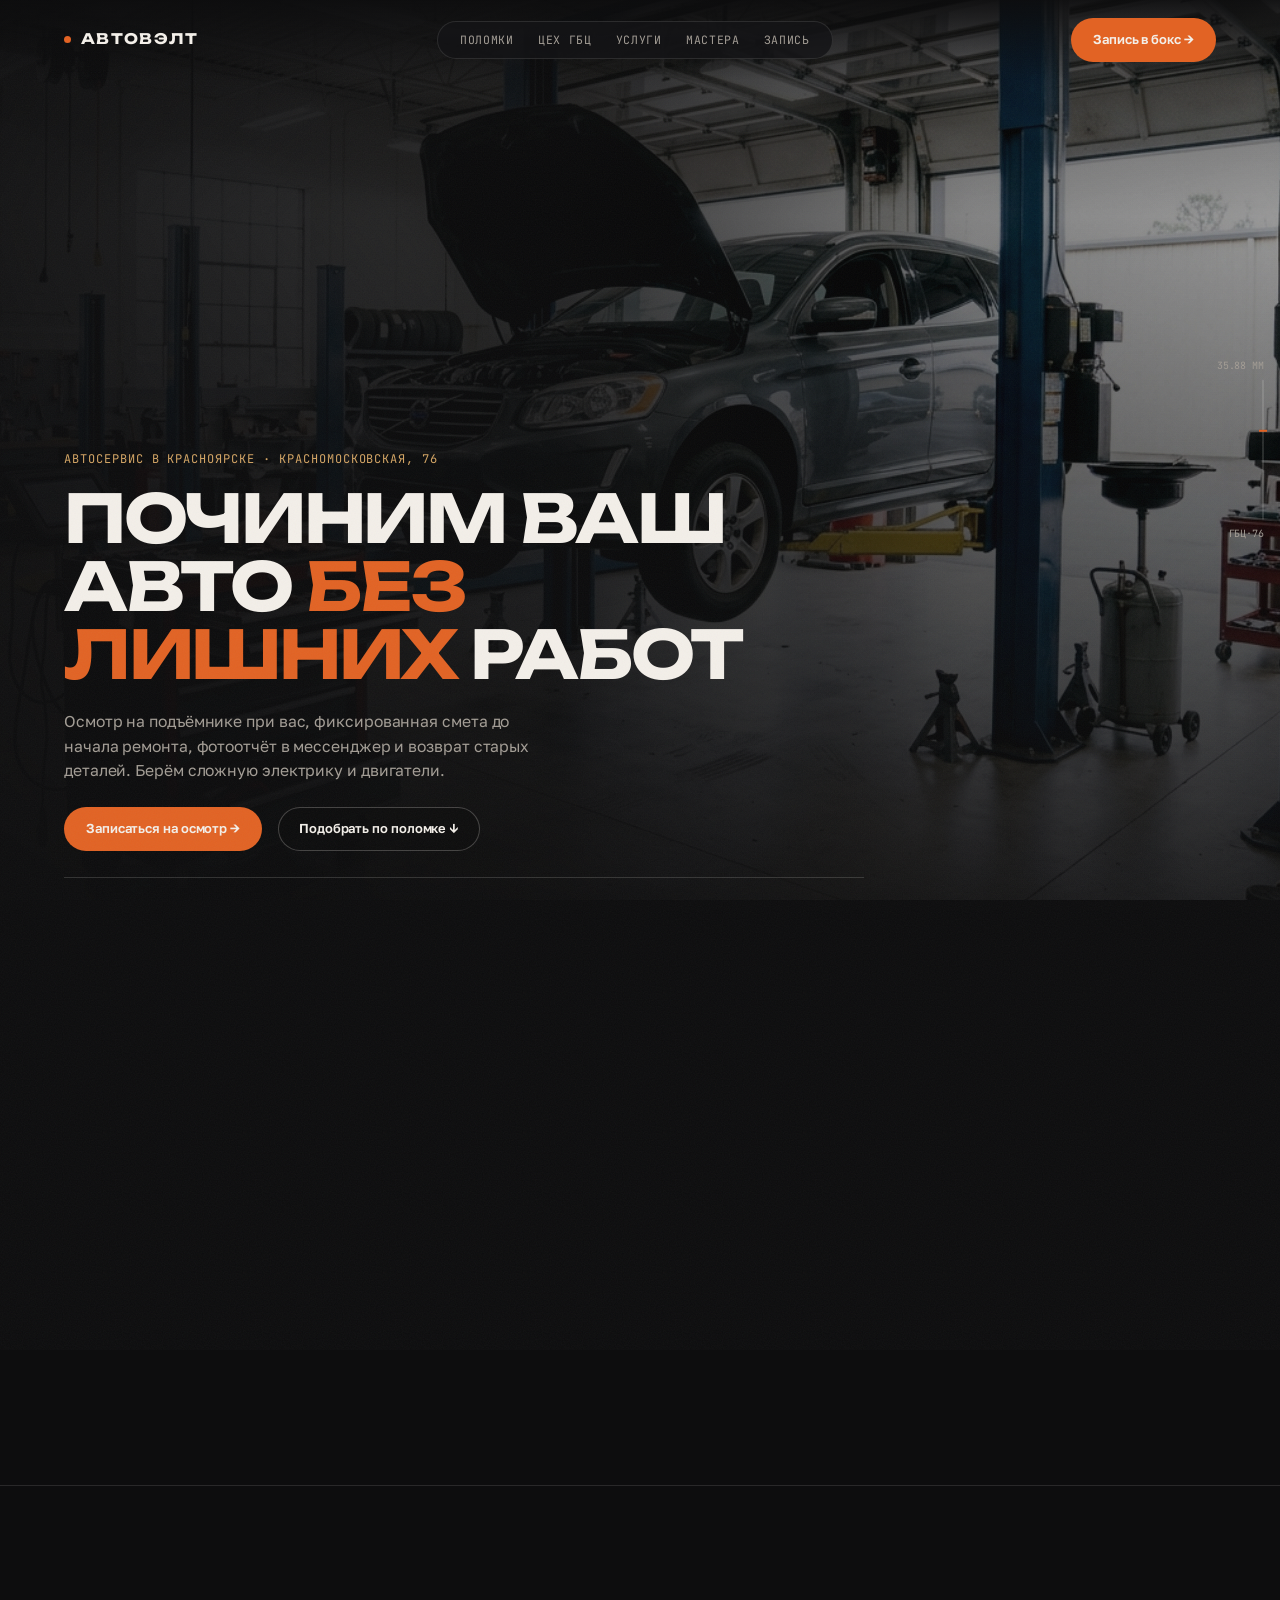
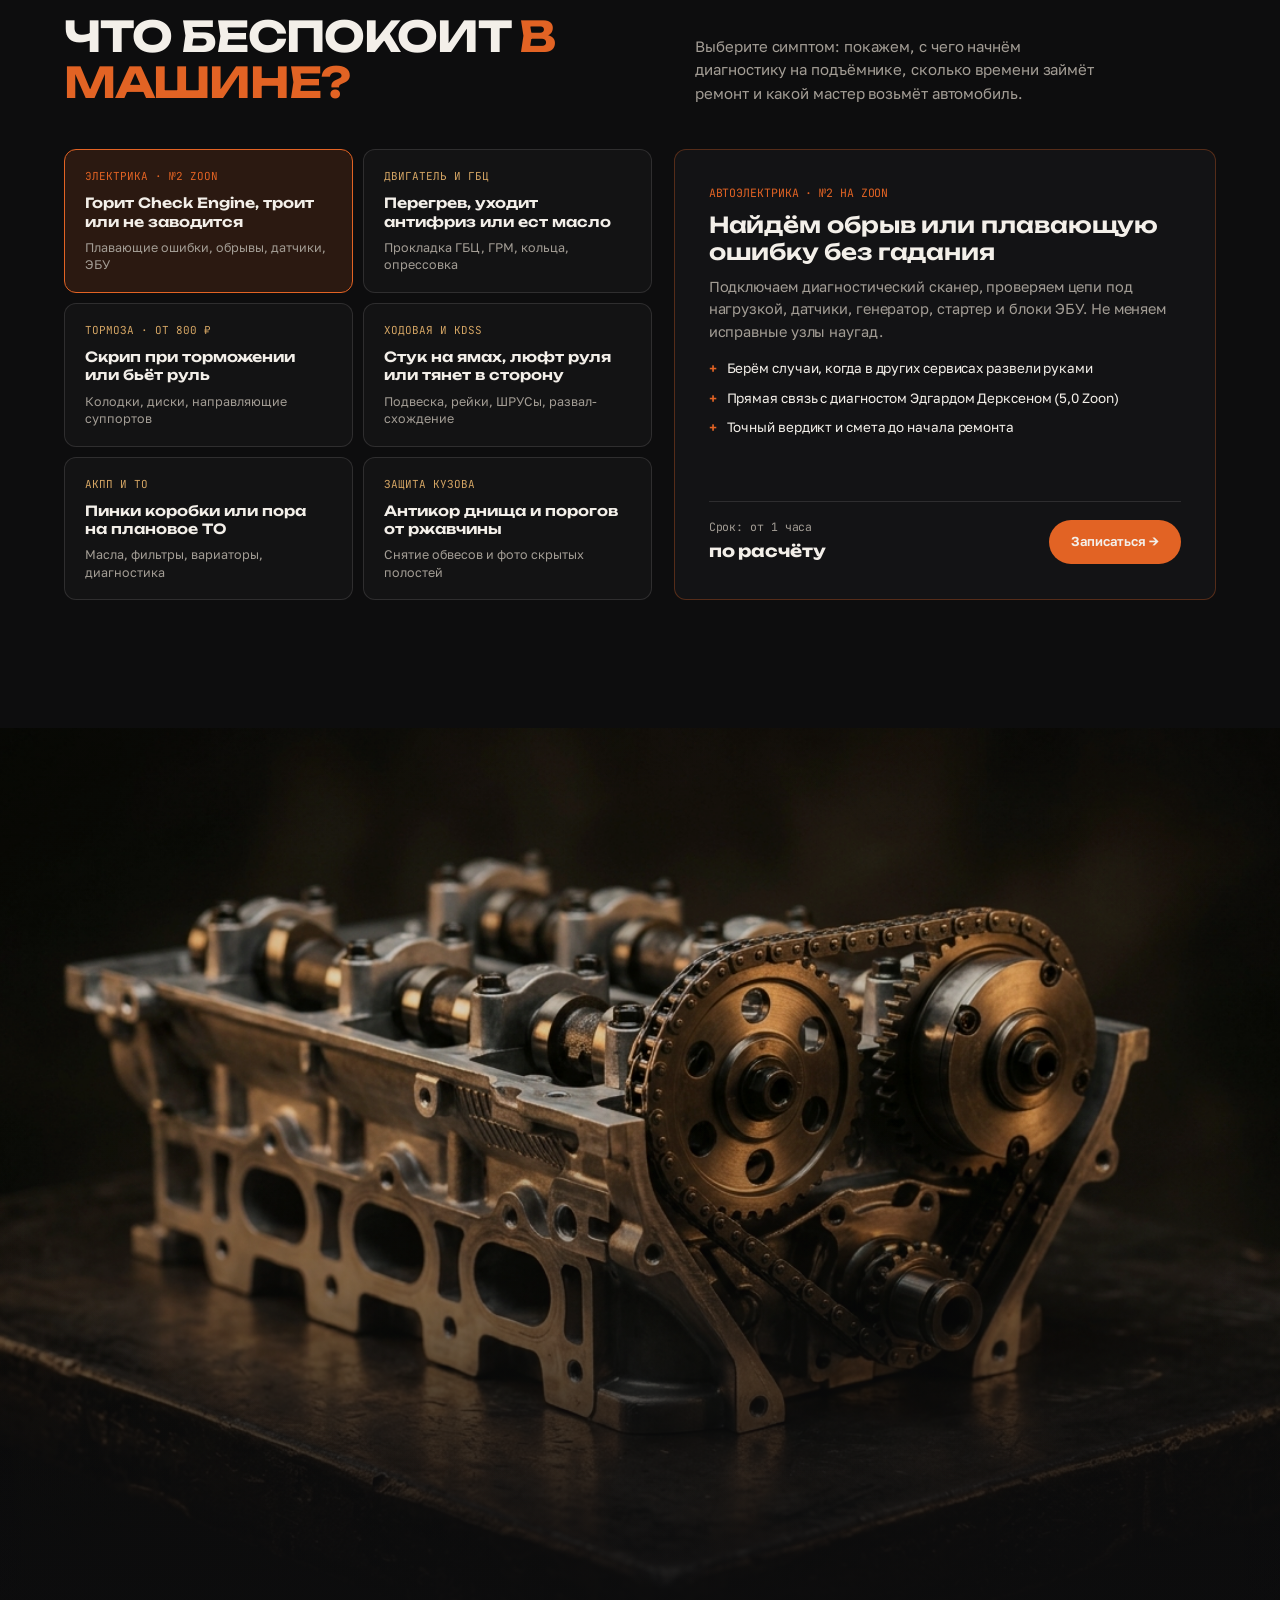
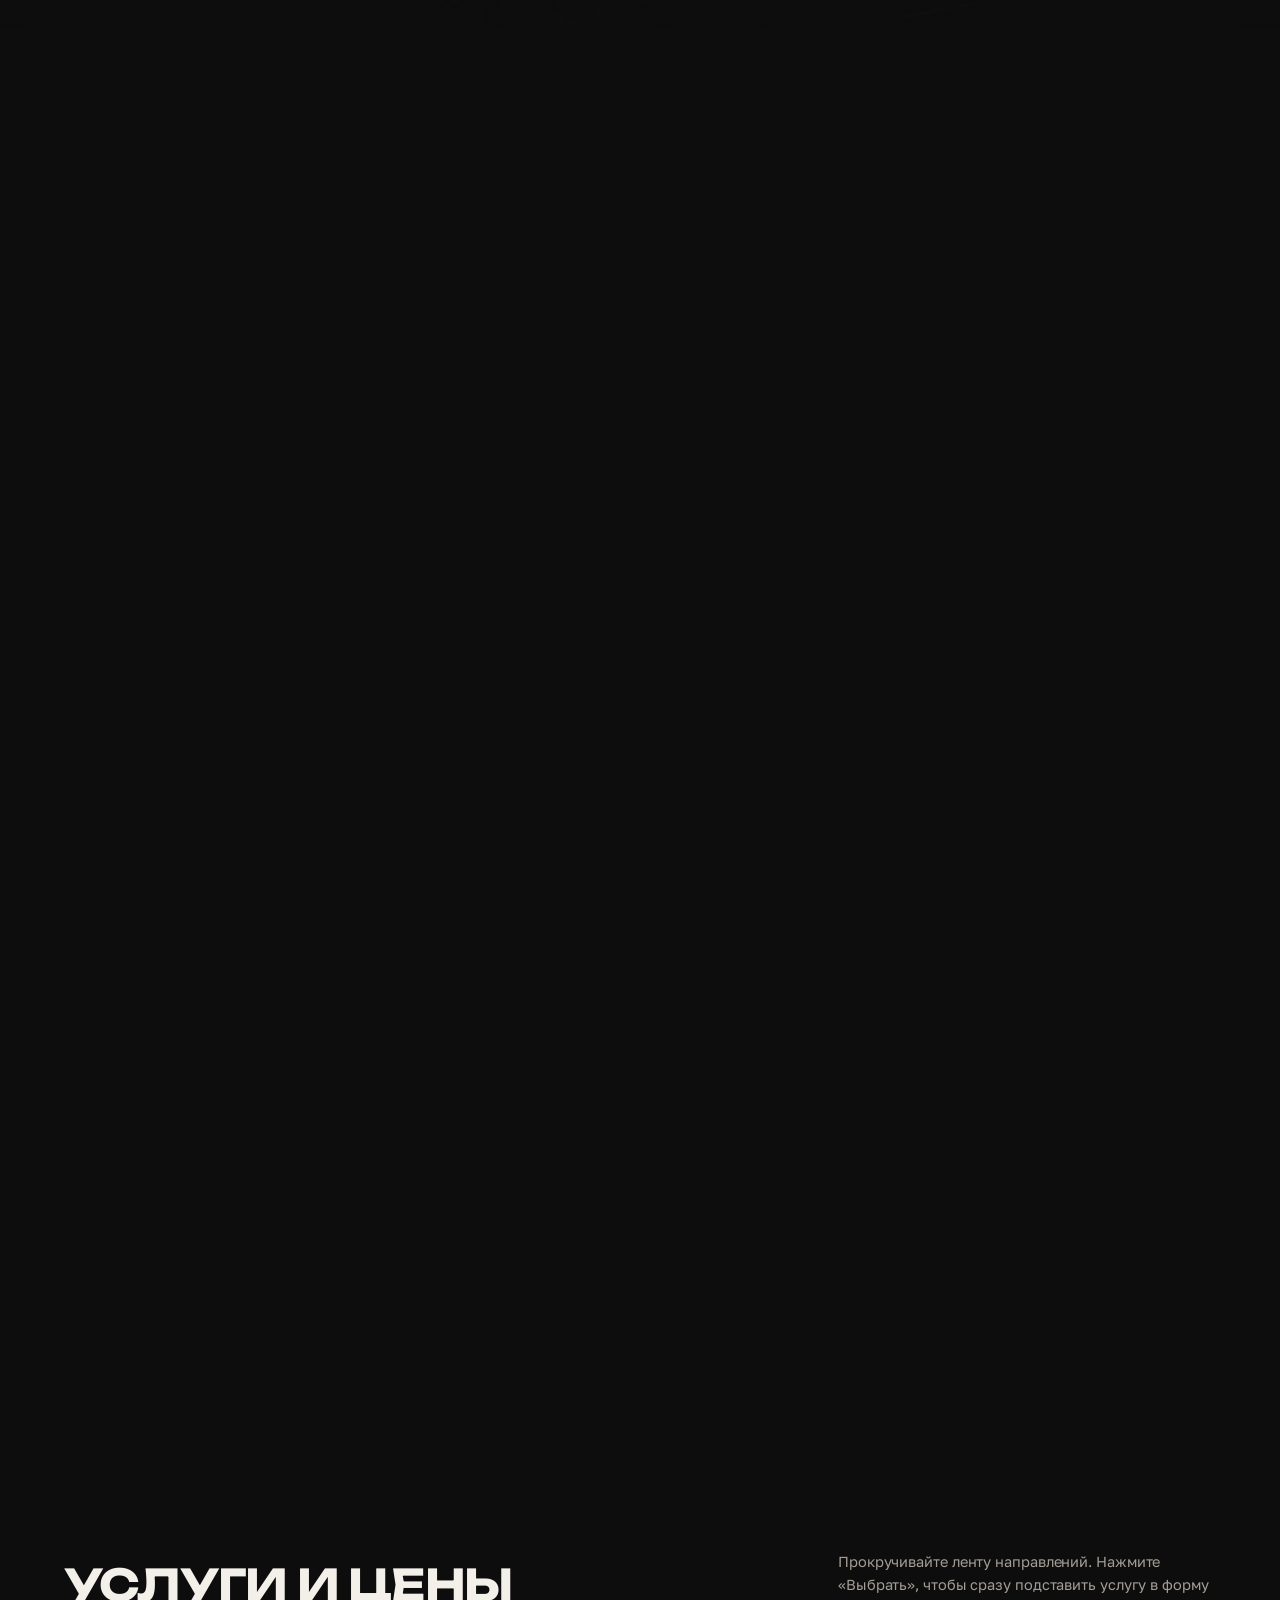
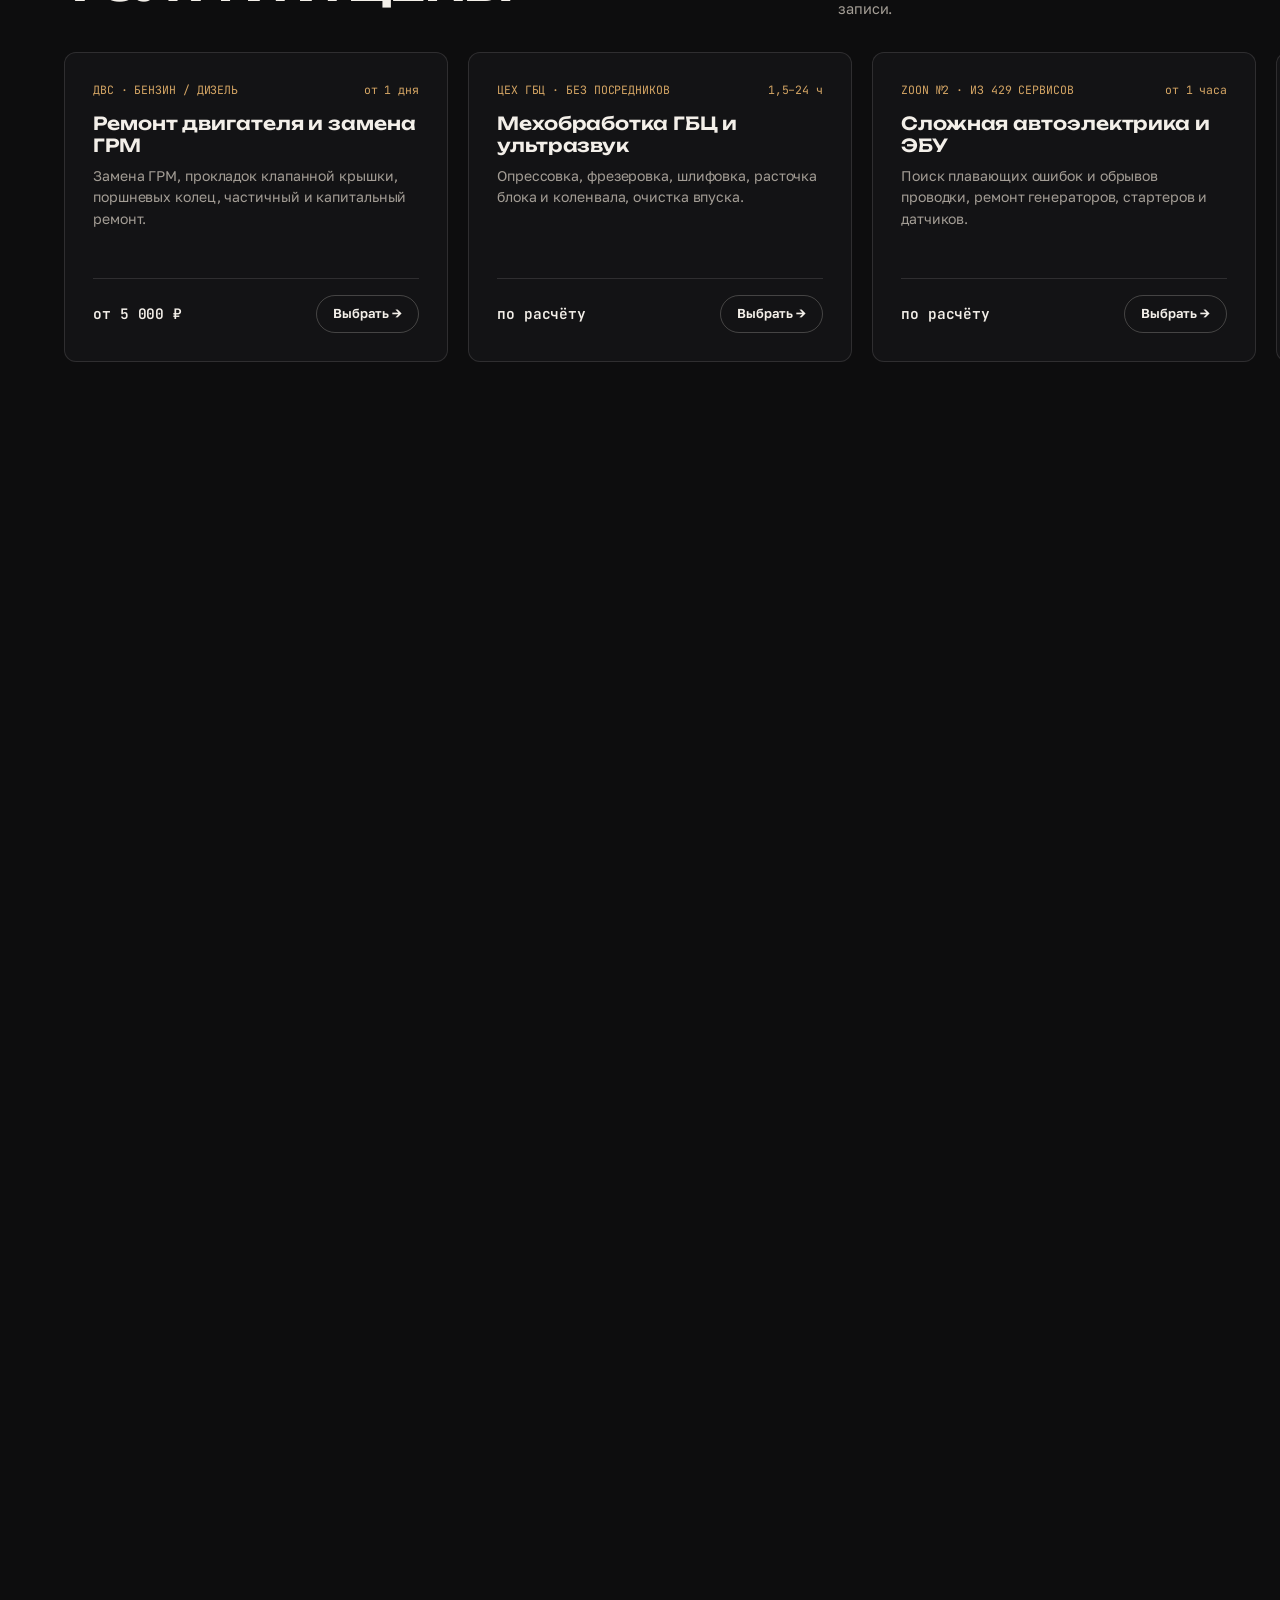
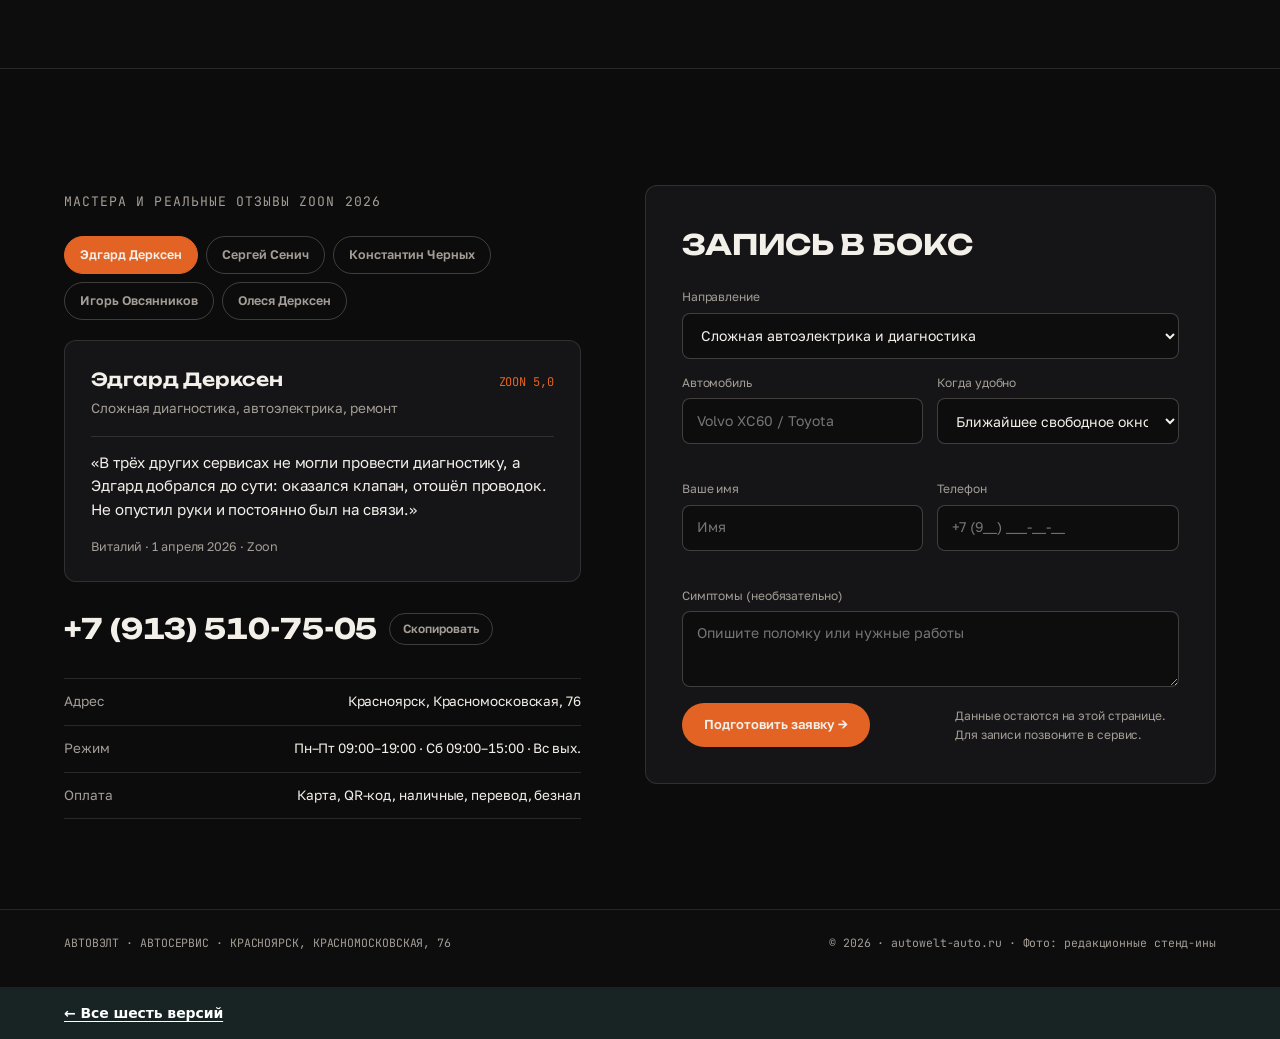
<file: workshop/index.html>
<!DOCTYPE html>
<html lang="ru">
<head>
  <meta charset="UTF-8">
  <meta name="viewport" content="width=device-width, initial-scale=1.0">
  <meta name="theme-color" content="#0D0D0E">
  <title>АВТОВЭЛТ · Автосервис и цех ГБЦ · Красноярск</title>
  <meta name="description" content="Автосервис АвтоВэлт в Красноярске на Красномосковской, 76: честная диагностика на подъёмнике при владельце, сложная автоэлектрика (Zoon 5,0 · №2), собственный цех ГБЦ (1,5–24 ч), ремонт двигателей от 5 000 ₽.">
  <link rel="preconnect" href="https://fonts.googleapis.com">
  <link rel="preconnect" href="https://fonts.gstatic.com" crossorigin>
  <link href="https://fonts.googleapis.com/css2?family=Golos+Text:wght@400;500;600&family=JetBrains+Mono:wght@400;500;600&family=Unbounded:wght@500;600;700&display=swap" rel="stylesheet">
  <style>
/* ============================================================================
   scrollcraft.css: the taste floor
   ----------------------------------------------------------------------------
   Two layers, and the split matters:

     TOKENS   what you override per brand. Colour roles, the type ramp, the
              spacing scale, elevation, motion. A brand is ~12 values.
     DEVICES  what the engine drives. Do not restyle these to taste; they are
              the mechanism. Style your own markup instead.

   Nothing here draws a "component". There are no card, badge, or pill classes,
   because a stylesheet that ships those is how every page built on it ends up
   with the same shapes. You get a floor and a vocabulary; the composition is
   yours.
   ========================================================================== */

/* ---------------------------------------------------------------- tokens -- */
:root {
  /* --- colour roles. Override these six and the page is rebranded. -------- */
  --sc-canvas:      #08090b;   /* the page ground. Drift interpolates this.   */
  --sc-surface:     #101217;   /* anything raised off the ground             */
  --sc-ink:         #f4f2ef;   /* primary text                               */
  --sc-ink-soft:    #9a9ba1;   /* secondary text. Tinted, never flat gray.   */
  --sc-accent:      #d8ff3e;   /* ONE accent. It owns a region, not confetti. */
  --sc-accent-ink:  #08090b;   /* text that sits on the accent               */

  --sc-hairline:    color-mix(in oklab, var(--sc-ink) 12%, transparent);
  --sc-hairline-strong: color-mix(in oklab, var(--sc-ink) 22%, transparent);

  /* --- type. Two families max. Display carries voice, text carries prose. - */
  --sc-font-display: "Instrument Sans", "Geist", system-ui, sans-serif;
  --sc-font-text:    "Geist", system-ui, sans-serif;
  --sc-font-mono:    "Geist Mono", ui-monospace, monospace;

  /* Fluid ramp. Tracking tightens as size grows because a face set at 6rem
     with 0 tracking reads loose; this is optical correction, not decoration. */
  --sc-t-xs:   clamp(0.75rem, 0.72rem + 0.15vw, 0.82rem);
  --sc-t-sm:   clamp(0.875rem, 0.84rem + 0.18vw, 0.95rem);
  --sc-t-base: clamp(1rem, 0.96rem + 0.22vw, 1.125rem);
  --sc-t-lg:   clamp(1.2rem, 1.1rem + 0.5vw, 1.5rem);
  --sc-t-xl:   clamp(1.6rem, 1.35rem + 1.2vw, 2.25rem);
  --sc-t-2xl:  clamp(2.1rem, 1.6rem + 2.4vw, 3.4rem);
  --sc-t-3xl:  clamp(2.8rem, 1.9rem + 4.2vw, 5rem);
  --sc-t-4xl:  clamp(3.4rem, 1.9rem + 6.6vw, 7.5rem);

  --sc-track-tight:  -0.035em;
  --sc-track-snug:   -0.02em;
  --sc-track-normal: -0.005em;
  --sc-track-wide:    0.08em;

  --sc-leading-none: 0.94;
  --sc-leading-tight: 1.06;
  --sc-leading-body: 1.62;

  --sc-measure: 62ch;

  /* --- space. 4px base: the useful middle steps an 8-only scale misses. --- */
  --sc-1: 0.25rem;  --sc-2: 0.5rem;   --sc-3: 0.75rem;  --sc-4: 1rem;
  --sc-5: 1.5rem;   --sc-6: 2rem;     --sc-7: 3rem;     --sc-8: 4rem;
  --sc-9: 6rem;     --sc-10: 8rem;    --sc-11: 12rem;

  /* Section rhythm is fluid so a phone doesn't inherit desktop air. */
  --sc-section: clamp(4.5rem, 9vw, 11rem);
  --sc-gutter:  clamp(1.25rem, 5vw, 5.5rem);
  --sc-maxw:    82rem;

  /* --- radius. Pick one scale for the page and hold it. ------------------- */
  --sc-r-sm: 6px;  --sc-r-md: 12px;  --sc-r-lg: 20px;  --sc-r-pill: 999px;

  /* --- elevation. Every shadow has an offset AND a soft blur, and is tinted
         to the canvas hue. A zero-offset coloured halo is decoration, not
         depth, so there isn't one here. ---------------------------------- */
  --sc-shadow-color: 220 40% 2%;
  --sc-e1: 0 1px 2px hsl(var(--sc-shadow-color) / 0.28),
           0 2px 6px -1px hsl(var(--sc-shadow-color) / 0.20);
  --sc-e2: 0 2px 4px hsl(var(--sc-shadow-color) / 0.24),
           0 8px 18px -4px hsl(var(--sc-shadow-color) / 0.30);
  --sc-e3: 0 4px 8px hsl(var(--sc-shadow-color) / 0.22),
           0 18px 40px -8px hsl(var(--sc-shadow-color) / 0.38),
           0 48px 90px -24px hsl(var(--sc-shadow-color) / 0.30);

  /* Edge light: a 1px top highlight sells a raised surface better than any
     amount of blur, because real raised things catch light on their lip. */
  --sc-edge: inset 0 1px 0 color-mix(in oklab, var(--sc-ink) 10%, transparent);

  /* --- motion. Built-in CSS easings are too weak for UI. ------------------ */
  --sc-ease-out:    cubic-bezier(0.23, 1, 0.32, 1);
  --sc-ease-in-out: cubic-bezier(0.77, 0, 0.175, 1);
  --sc-ease-drawer: cubic-bezier(0.32, 0.72, 0, 1);
  --sc-d-fast: 160ms;  --sc-d-base: 240ms;  --sc-d-slow: 420ms;

  --sc-z-stage: 1; --sc-z-copy: 20; --sc-z-chrome: 60;
}

/* --------------------------------------------------------------- reset -- */
*, *::before, *::after { box-sizing: border-box; }
html { -webkit-text-size-adjust: 100%; scroll-behavior: smooth; }
@media (prefers-reduced-motion: reduce) { html { scroll-behavior: auto; } }

body {
  margin: 0;
  background: var(--sc-canvas);
  color: var(--sc-ink);
  font-family: var(--sc-font-text);
  font-size: var(--sc-t-base);
  line-height: var(--sc-leading-body);
  letter-spacing: var(--sc-track-normal);
  -webkit-font-smoothing: antialiased;
  text-rendering: optimizeLegibility;
  font-synthesis-weight: none;
  overflow-x: clip;
}
img, video, canvas, svg { display: block; max-width: 100%; }
button, input, select, textarea { font: inherit; color: inherit; }

/* ------------------------------------------------- the browser surfaces --
   The parts you did not draw still carry the design. Selection, caret, focus
   ring, scrollbar and tabular numerals all ship with defaults that belong to no
   design system. Theming them is the cheapest signal that a page was built
   rather than assembled, and it is the step that gets skipped most reliably. */
::selection { background: var(--sc-accent); color: var(--sc-accent-ink); }
:root { caret-color: var(--sc-accent); accent-color: var(--sc-accent); }
:focus-visible {
  outline: 2px solid var(--sc-accent);
  outline-offset: 3px;
  border-radius: var(--sc-r-sm);
}
:where(a) { color: inherit; text-decoration-thickness: 1px; text-underline-offset: 0.22em; }
@supports (scrollbar-color: auto) {
  html { scrollbar-color: color-mix(in oklab, var(--sc-ink) 26%, transparent) transparent; scrollbar-width: thin; }
}
:where(table, .sc-nums, [data-sc-count]) { font-variant-numeric: tabular-nums; }

/* ----------------------------------------------------------- typography -- */
.sc-display {
  font-family: var(--sc-font-display);
  font-weight: 500;
  line-height: var(--sc-leading-none);
  letter-spacing: var(--sc-track-tight);
  text-wrap: balance;
  margin: 0;
}
.sc-display--xl { font-size: var(--sc-t-4xl); }
.sc-display--lg { font-size: var(--sc-t-3xl); }
.sc-display--md { font-size: var(--sc-t-2xl); letter-spacing: var(--sc-track-snug); }
.sc-lede {
  font-size: var(--sc-t-lg);
  line-height: 1.44;
  letter-spacing: var(--sc-track-snug);
  color: var(--sc-ink);
  max-width: 46ch;
  text-wrap: pretty;
  margin: 0;
}
.sc-body { max-width: var(--sc-measure); color: var(--sc-ink-soft); text-wrap: pretty; margin: 0; }
.sc-label {
  font-family: var(--sc-font-mono);
  font-size: var(--sc-t-xs);
  letter-spacing: var(--sc-track-wide);
  text-transform: uppercase;
  color: var(--sc-ink-soft);
}

/* ---------------------------------------------------------------- layout -- */
.sc-wrap { width: 100%; max-width: var(--sc-maxw); margin-inline: auto; padding-inline: var(--sc-gutter); }
.sc-section { padding-block: var(--sc-section); }
/* More space above a heading than below it: the gap belongs to the boundary,
   not to the pair. */
.sc-stack > * + * { margin-top: var(--sc-4); }
.sc-stack > :is(h1,h2,h3) { margin-top: var(--sc-7); }
.sc-stack > :is(h1,h2,h3):first-child { margin-top: 0; }
.sc-rule { height: 1px; border: 0; background: var(--sc-hairline); margin: 0; }

/* =============================================================== DEVICES ==
   Driven by the engine. Restyle your own markup, not these.                */

.sc-act--pinned { position: relative; }
.sc-stage {
  position: sticky; top: 0;
  height: 100vh; height: 100svh;height: 100dvh;
  overflow: clip;
  z-index: var(--sc-z-stage);
}

/* scrub / sequence media */
.sc-stage :is(video[data-sc-scrub], canvas[data-sc-sequence], .sc-stage__poster) {
  position: absolute; inset: 0;
  width: 100%; height: 100%;
  object-fit: cover;
}
video[data-sc-scrub] { opacity: 0; transition: opacity 380ms var(--sc-ease-out); }
.sc-has-clip video[data-sc-scrub] { opacity: 1; }
/* The poster is a live frame-holder, not a placeholder: it stays up until a
   real video frame has painted, which is what stops the blank-stage flash. */
.sc-stage__poster { z-index: 0; transition: opacity 380ms var(--sc-ease-out); }
.sc-has-clip .sc-stage__poster { opacity: 0; }

/* A scrim only where text sits. A full-frame darkening layer flattens the
   image everywhere to fix contrast in one corner. */
.sc-scrim {
  position: absolute; inset: 0; pointer-events: none; z-index: 1;
  background: linear-gradient(
    var(--sc-scrim-angle, 180deg),
    color-mix(in oklab, var(--sc-canvas) var(--sc-scrim-a, 78%), transparent) 0%,
    color-mix(in oklab, var(--sc-canvas) 30%, transparent) 42%,
    transparent 68%);
}
/* Point the scrim at the copy. A scrim gradient that darkens the top while the
   copy sits at the bottom fixes contrast nowhere and flattens the image
   everywhere, which is the most common way text-over-video goes wrong. */
.sc-scrim--bottom { --sc-scrim-angle: 0deg; }
.sc-scrim--left   { --sc-scrim-angle: 90deg; }
.sc-scrim--right  { --sc-scrim-angle: 270deg; }

/* Corner scrims, for copy anchored to a corner. An edge gradient has to darken
   a whole band across the frame to cover one corner; a corner gradient puts the
   density where the text is and leaves the rest of the image alone. Pair with
   .sc-copy--lead / .sc-copy--trail. */
.sc-scrim--lead {
  background: linear-gradient(to top right,
    color-mix(in oklab, var(--sc-canvas) 94%, transparent) 0%,
    color-mix(in oklab, var(--sc-canvas) 72%, transparent) 30%,
    color-mix(in oklab, var(--sc-canvas) 30%, transparent) 52%,
    transparent 72%);
}
.sc-scrim--trail {
  background: linear-gradient(to top left,
    color-mix(in oklab, var(--sc-canvas) 94%, transparent) 0%,
    color-mix(in oklab, var(--sc-canvas) 72%, transparent) 30%,
    color-mix(in oklab, var(--sc-canvas) 30%, transparent) 52%,
    transparent 72%);
}
/* A band across the bottom, for copy that spans the full width of the frame.
   That is what both corner anchors become below 860px, and it is also the right
   shape whenever the copy block is wider than a corner. */
.sc-scrim--band {
  background: linear-gradient(to top,
    color-mix(in oklab, var(--sc-canvas) 94%, transparent) 0%,
    color-mix(in oklab, var(--sc-canvas) 74%, transparent) 22%,
    color-mix(in oklab, var(--sc-canvas) 30%, transparent) 42%,
    transparent 58%);
}
.sc-scrim--vignette {
  background: radial-gradient(120% 90% at 50% 45%, transparent 40%,
              color-mix(in oklab, var(--sc-canvas) 70%, transparent) 100%);
}

/* copy over a stage.
   max-width is in rem, never ch. A `ch` on this container resolves against the
   CONTAINER's font-size (body size), not the display size of the heading inside
   it, so `max-width: 20ch` here silently produces a ~180px column and wraps a
   hero headline to six lines. Set a ch measure on the text element itself. */
.sc-copy {
  position: absolute; z-index: var(--sc-z-copy);
  inset-inline: var(--sc-gutter);
  max-width: min(46rem, 76vw);
  will-change: opacity, transform;
}
.sc-copy--lead   { left: var(--sc-gutter); bottom: clamp(3rem, 12vh, 9rem); }
/* inset-inline FIRST. It is the shorthand for left+right, so declaring it after
   `left: 50%` resets left to auto and the block drifts off the left edge. */
.sc-copy--center { inset-inline: auto; left: 50%; top: 50%; translate: -50% -50%; text-align: center; }
.sc-copy--trail  { inset-inline: auto; right: var(--sc-gutter); bottom: clamp(3rem, 12vh, 9rem); text-align: right; }

/* cue defaults: the engine writes opacity/transform inline, these are the
   pre-paint state so nothing flashes before the first read() */
[data-sc-cue] { opacity: 0; will-change: opacity, transform; }
.sc-ready [data-sc-cue] { transition: none; }

/* kinetic split */
.sc-split { display: inline-block; overflow: hidden; vertical-align: top; }
/* Descenders live below the baseline; a line mask clipped to the line box eats
   the tails off g, y, p, j. The padding buys them room back. */
.sc-split--line { display: block; padding-bottom: 0.14em; margin-bottom: -0.14em; }
.sc-split__i { display: inline-block; will-change: transform, opacity; }
.sc-is-split { opacity: 1 !important; }

/* horizontal rail */
[data-sc-pan] { display: flex; will-change: transform; }

/* reveal + parallax */
[data-sc-reveal] { will-change: clip-path; }
[data-sc-parallax] { will-change: transform; }

/* flow reveal (fires once) */
[data-sc-in], [data-sc-stagger] > * {
  opacity: 0;
  transform: translate3d(0, 14px, 0);
  transition: opacity 620ms var(--sc-ease-out), transform 620ms var(--sc-ease-out);
}
[data-sc-in].sc-in, [data-sc-stagger] > .sc-in { opacity: 1; transform: none; }

/* pointer devices */
[data-sc-tilt] { transform-style: preserve-3d; will-change: transform; }
[data-sc-magnet] { will-change: transform; }
/* isolation always; position only if nothing more specific already set it.
   Written with :where() (zero specificity) on purpose: a plain `position:
   relative` here has the same weight as `.sc-stage` and, being later in the
   file, silently wins. A stage carrying both attributes then stops being
   sticky and the whole act scrolls away instead of pinning. */
[data-sc-spotlight] { isolation: isolate; }
:where([data-sc-spotlight]) { position: relative; }
[data-sc-spotlight]::after {
  content: ""; position: absolute; inset: 0; pointer-events: none; z-index: 2;
  background: radial-gradient(
    28rem 28rem at calc(var(--sc-mx, 0.5) * 100%) calc(var(--sc-my, 0.5) * 100%),
    color-mix(in oklab, var(--sc-accent) 16%, transparent), transparent 70%);
  opacity: 0; transition: opacity var(--sc-d-slow) var(--sc-ease-out);
}
[data-sc-spotlight]:hover::after { opacity: 1; }

/* =========================================================== WORLDFLIGHT ==
   One fixed stage for the whole page. The only thing in document flow is the
   spacer, and it is empty. If you find yourself adding a section here, you want
   act mode instead: the moment a real block scrolls past the fixed stage, the
   page has a seam again and the whole point is gone.                        */

[data-sc-mode="worldflight"] { position: relative; }

.sc-world {
  position: fixed; inset: 0;
  overflow: clip;
  z-index: var(--sc-z-stage);
  background: var(--sc-canvas);
}

/* Every leg is mounted for the life of the page and stacked in the same box.
   The engine owns opacity, visibility and z-index here; do not set them. */
.sc-world__seg {
  position: absolute; inset: 0;
  opacity: 0;
  will-change: opacity;
}
.sc-world__seg > :is(video, img, canvas) {
  position: absolute; inset: 0;
  width: 100%; height: 100%;
  object-fit: cover;
}
/* The poster is the frame-holder AND the first camera move: the engine pushes
   it in slowly until a real decoded frame is available to replace it. */
.sc-world__poster {
  z-index: 0;
  transform-origin: 50% 50%;
  transition: opacity 420ms var(--sc-ease-out);
}
.sc-world__seg > video { z-index: 1; }
.sc-world__seg.sc-has-clip .sc-world__poster { opacity: 0; }
/* The act stylesheet lights a clip through its ancestor act. A worldflight leg
   has no act, so match the class the engine also writes on the clip itself. */
video[data-sc-scrub].sc-has-clip { opacity: 1; }

/* The copy layer is fixed too, and inert by default: the engine hands
   pointer-events back to a block only while it is actually legible. */
.sc-world__copy {
  position: fixed; inset: 0;
  z-index: var(--sc-z-copy);
  pointer-events: none;
}
.sc-world__scrim { position: absolute; inset: 0; pointer-events: none; z-index: 0; }
[data-sc-copy] {
  opacity: 0;
  pointer-events: none;
  will-change: opacity, transform;
}
.sc-ready [data-sc-copy] { transition: none; }

/* The track. Empty on purpose. */
.sc-world__spacer { pointer-events: none; }

/* scroll progress */
[data-sc-progress] {
  position: fixed; inset: 0 0 auto 0; height: 2px; z-index: var(--sc-z-chrome);
  background: var(--sc-accent); transform-origin: 0 50%; transform: scaleX(0);
  will-change: transform;
}

/* ----------------------------------------------------------- atmosphere --
   Depth is not only shadow. Grain keeps a flat dark ground from banding, and
   it is the difference between "a dark page" and "a lit room". */
.sc-grain { position: fixed; inset: 0; pointer-events: none; z-index: 3; opacity: 0.045; }
.sc-grain::before {
  content: ""; position: absolute; inset: -50%;
  background-image: url("data:image/svg+xml;utf8,<svg xmlns='http://www.w3.org/2000/svg' width='140' height='140'><filter id='n'><feTurbulence type='fractalNoise' baseFrequency='0.85' numOctaves='3'/></filter><rect width='140' height='140' filter='url(%23n)'/></svg>");
}

/* -------------------------------------------------------- reduced motion -- */
@media (prefers-reduced-motion: reduce) {
  /* Fewer and gentler, not zero. Opacity still carries the reveal so the page
     is comprehensible; every position change is dropped. */
  [data-sc-in], [data-sc-stagger] > * { transform: none; transition-duration: 220ms; }
  [data-sc-parallax], [data-sc-pan], .sc-split__i { transform: none !important; }
  /* A wipe is a position change too. Show reveal content settled. */
  [data-sc-reveal] { clip-path: none !important; }
  /* A rail's transform IS its navigation, not decoration. Zeroing it the way
     parallax and kinetic type are zeroed parks the act on its first screenful
     and makes everything past the fold unreachable: a device degrading into
     missing content. Hand the travel back to the reader as an ordinary scroll
     region instead, so the same items are all still gettable without motion.
     A build that would rather re-lay the rail out as a grid can still do that;
     this is the floor, not the ceiling. */
  [data-sc-act="pan"] .sc-stage,
  [data-sc-act="pan"] [data-sc-stage] {
    overflow-x: auto; overflow-y: hidden;
    overscroll-behavior-x: contain;
    scroll-snap-type: x proximity;
  }
  [data-sc-pan] > * { scroll-snap-align: center; }
  [data-sc-spotlight]::after { display: none; }
  /* A worldflight keeps its whole story here. No clip is ever fetched, so the
     posters are the film, and they cross-dissolve through exactly the same
     seams at exactly the same scroll positions. The push-in and the copy drift
     are the only things that go. */
  .sc-world__poster, [data-sc-copy] { transform: none !important; }
}

/* --------------------------------------------------------------- mobile -- */
@media (max-width: 860px) {
  .sc-copy { inset-inline: var(--sc-gutter); max-width: none; }
  .sc-copy--trail { text-align: left; }
  .sc-stage { height: 100svh;height: 100dvh; }
  /* .sc-copy--trail re-anchors to the left and spans the full width here, so a
     bottom-RIGHT corner gradient darkens the one corner the copy just left and
     guarantees a contrast failure over any bright clip. Point the density at
     the copy: the same band .sc-scrim--band paints. */
  .sc-scrim--trail {
    background: linear-gradient(to top,
      color-mix(in oklab, var(--sc-canvas) 94%, transparent) 0%,
      color-mix(in oklab, var(--sc-canvas) 74%, transparent) 22%,
      color-mix(in oklab, var(--sc-canvas) 30%, transparent) 42%,
      transparent 58%);
  }
}


    :root {
      --sc-canvas: #0D0D0E;
      --sc-surface: #151517;
      --sc-ink: #F3EFE9;
      --sc-ink-soft: #A39D95;
      --sc-accent: #E26324;
      --sc-accent-ink: #0D0D0E;
      --sc-brass: #D4A564;
      --sc-font-display: 'Unbounded', sans-serif;
      --sc-font-text: 'Golos Text', -apple-system, BlinkMacSystemFont, sans-serif;
      --sc-font-mono: 'JetBrains Mono', ui-monospace, monospace;
      --ease: cubic-bezier(0.22, 1, 0.36, 1);
      --ease-silky: cubic-bezier(0.16, 1, 0.3, 1);
      --mx: 0.5;
      --my: 0.5;
      --sp: 0;
    }

    body {
      background: var(--sc-canvas);
      color: var(--sc-ink);
      transition: background-color 0.35s linear;
    }

    a { color: inherit; text-decoration: none; }
    .nowrap-num { white-space: nowrap; font-variant-numeric: tabular-nums; }
    .mono { font-family: var(--sc-font-mono); }

    /* SILKY INERTIAL VECTOR MECHANICAL BLUEPRINT LAYER */
    .mech-bg {
      position: fixed;
      inset: 0;
      z-index: 0;
      pointer-events: none;
      overflow: hidden;
    }

    .mech-svg {
      position: absolute;
      inset: 0;
      width: 100%;
      height: 100%;
      opacity: 0.14;
      transform: translate3d(calc((var(--mx) - 0.5) * -14px), calc((var(--my) - 0.5) * -10px), 0);
      transition: transform 0.55s var(--ease-silky);
    }

    .mech-rotor,
    .mech-gear-a,
    .mech-gear-b {
      transform-box: fill-box;
      transform-origin: center;
      will-change: transform;
    }

    /* RIGHT-EDGE VERNIER TELEMETRY RAIL */
    .vernier-rail {
      position: fixed;
      right: 16px;
      top: 50%;
      transform: translateY(-50%);
      z-index: 65;
      display: flex;
      flex-direction: column;
      align-items: flex-end;
      gap: 6px;
      pointer-events: none;
      font-family: var(--sc-font-mono);
      font-size: 10px;
      color: var(--sc-ink-soft);
    }
    .vernier-track {
      width: 2px;
      height: 140px;
      background: rgba(243, 239, 233, 0.14);
      position: relative;
      border-radius: 2px;
    }
    .vernier-needle {
      position: absolute;
      left: -3px;
      width: 8px;
      height: 2px;
      background: var(--sc-accent);
      top: calc(var(--sp) * 100%);
    }

    main { position: relative; z-index: 2; }

    /* FLOATING ARCHITECTURAL PILL NAV */
    .hud-nav {
      position: fixed;
      top: 0;
      left: 0;
      right: 0;
      z-index: 70;
      display: flex;
      align-items: center;
      justify-content: space-between;
      gap: 20px;
      padding: 18px var(--sc-gutter);
      background: linear-gradient(180deg, rgba(13, 13, 14, 0.90) 0%, rgba(13, 13, 14, 0) 100%);
      pointer-events: none;
    }
    .hud-nav > * { pointer-events: auto; }

    .hud-brand {
      display: inline-flex;
      align-items: center;
      gap: 10px;
      font-family: var(--sc-font-display);
      font-size: 14.5px;
      font-weight: 700;
      letter-spacing: 0.09em;
      text-transform: uppercase;
    }
    .hud-dot {
      width: 7px;
      height: 7px;
      border-radius: 50%;
      background: var(--sc-accent);
    }

    .hud-links {
      display: flex;
      align-items: center;
      gap: 24px;
      padding: 9px 22px;
      border-radius: var(--sc-r-pill);
      background: rgba(21, 21, 23, 0.84);
      border: 1px solid rgba(243, 239, 233, 0.11);
    }
    .hud-links a {
      font-family: var(--sc-font-mono);
      font-size: 11.5px;
      text-transform: uppercase;
      letter-spacing: 0.06em;
      color: var(--sc-ink-soft);
      transition: color 0.25s var(--ease);
    }
    .hud-links a:hover { color: var(--sc-accent); }

    .hud-cta {
      display: inline-flex;
      align-items: center;
      gap: 10px;
      min-height: 44px;
      padding: 0 22px;
      border-radius: var(--sc-r-pill);
      background: var(--sc-accent);
      color: var(--sc-ink);
      font-size: 13px;
      font-weight: 600;
      cursor: pointer;
      border: 0;
      transition: transform 0.25s var(--ease-silky), background-color 0.25s var(--ease);
    }
    .hud-cta:hover { background: #ef7437; }

    .hud-ghost {
      display: inline-flex;
      align-items: center;
      gap: 10px;
      min-height: 44px;
      padding: 0 20px;
      border-radius: var(--sc-r-pill);
      border: 1px solid rgba(243, 239, 233, 0.24);
      background: rgba(13, 13, 14, 0.62);
      color: var(--sc-ink);
      font-size: 13px;
      font-weight: 600;
      transition: border-color 0.25s var(--ease), color 0.25s var(--ease);
    }
    .hud-ghost:hover { border-color: var(--sc-accent); color: var(--sc-accent); }

    /* ACT 1: DIMENSIONAL LAYERED AUTO SERVICE HERO (REAL LIFT BAY) */
    .hero-stage { background: transparent; }

    .hero-plate {
      position: absolute;
      inset: -4%;
      z-index: 1;
      overflow: hidden;
      transform: translate3d(calc((var(--mx) - 0.5) * -16px), calc((var(--my) - 0.5) * -10px), 0);
      transition: transform 0.55s var(--ease-silky);
    }
    .hero-plate img {
      width: 100%;
      height: 100%;
      object-fit: cover;
      object-position: 62% 48%;
      filter: brightness(0.68) contrast(1.06) saturate(0.88);
    }

    .hero-scrim-service {
      position: absolute;
      inset: 0;
      z-index: 2;
      pointer-events: none;
      background:
        linear-gradient(90deg, rgba(13, 13, 14, 0.94) 0%, rgba(13, 13, 14, 0.78) 44%, rgba(13, 13, 14, 0.28) 76%, rgba(13, 13, 14, 0.14) 100%),
        linear-gradient(180deg, rgba(13, 13, 14, 0.45) 0%, transparent 24%, rgba(13, 13, 14, 0.86) 100%);
    }

    .hero-hud-copy {
      top: 50%;
      bottom: auto;
      transform: translateY(-48%);
      max-width: min(50rem, 86vw);
    }

    .hud-coord {
      font-family: var(--sc-font-mono);
      font-size: 12px;
      letter-spacing: 0.08em;
      text-transform: uppercase;
      color: var(--sc-brass);
      margin-bottom: 16px;
      display: block;
    }

    .hero-h1 {
      font-family: var(--sc-font-display);
      font-size: clamp(2.1rem, 5.2vw, 4.7rem);
      font-weight: 700;
      line-height: 1.02;
      letter-spacing: -0.035em;
      text-transform: uppercase;
      margin: 0;
    }
    .hero-h1 .fire { color: var(--sc-accent); }

    .hero-subline {
      margin: 20px 0 24px;
      font-size: clamp(0.98rem, 1.2vw, 1.12rem);
      line-height: 1.56;
      color: var(--sc-ink-soft);
      max-width: 48ch;
    }

    .hero-cta-row {
      display: flex;
      flex-wrap: wrap;
      align-items: center;
      gap: 12px 16px;
      margin-bottom: 26px;
    }

    .hero-fact-bar {
      display: flex;
      flex-wrap: wrap;
      align-items: center;
      gap: 12px 26px;
      padding-top: 18px;
      border-top: 1px solid rgba(243, 239, 233, 0.16);
      font-family: var(--sc-font-mono);
      font-size: 12px;
      color: var(--sc-ink);
    }
    .hero-fact-bar b { color: var(--sc-accent); font-weight: 600; }

    /* ACT 2: INTERACTIVE SYMPTOM HELPER ("ЧТО БЕСПОКОИТ В МАШИНЕ?") */
    @keyframes silkySwap {
      from { opacity: 0; transform: translate3d(0, 10px, 0); }
      to { opacity: 1; transform: translate3d(0, 0, 0); }
    }

    .symptom-act {
      padding: clamp(5.5rem, 10vw, 9rem) 0;
      border-top: 1px solid var(--sc-hairline);
    }

    .sec-head {
      display: grid;
      grid-template-columns: minmax(0, 1.05fr) minmax(0, 0.95fr);
      gap: 18px 56px;
      align-items: end;
      margin-bottom: clamp(28px, 4vw, 44px);
    }
    .sec-title {
      margin: 0;
      font-family: var(--sc-font-display);
      font-size: clamp(1.7rem, 3.3vw, 2.9rem);
      font-weight: 700;
      line-height: 1.08;
      letter-spacing: -0.03em;
      text-transform: uppercase;
    }
    .sec-title span { color: var(--sc-accent); }
    .sec-note { margin: 0; font-size: 15px; line-height: 1.56; color: var(--sc-ink-soft); max-width: 46ch; }

    .symptom-layout {
      display: grid;
      grid-template-columns: minmax(0, 1.04fr) minmax(0, 0.96fr);
      gap: 22px;
      align-items: stretch;
    }

    .symptom-grid {
      display: grid;
      grid-template-columns: repeat(2, minmax(0, 1fr));
      gap: 10px;
    }

    .sym-btn {
      display: flex;
      flex-direction: column;
      justify-content: space-between;
      gap: 8px;
      padding: 18px 20px;
      border-radius: var(--sc-r-md);
      border: 1px solid var(--sc-hairline);
      background: rgba(21, 21, 23, 0.82);
      color: var(--sc-ink);
      text-align: left;
      cursor: pointer;
      transition: border-color 0.28s var(--ease), background-color 0.28s var(--ease), transform 0.28s var(--ease-silky);
    }
    .sym-btn:hover {
      border-color: rgba(243, 239, 233, 0.34);
      transform: translateY(-2px);
    }
    .sym-btn.is-active {
      border-color: var(--sc-accent);
      background: rgba(226, 99, 36, 0.14);
    }
    .sym-tag {
      font-family: var(--sc-font-mono);
      font-size: 11px;
      text-transform: uppercase;
      color: var(--sc-brass);
    }
    .sym-btn.is-active .sym-tag { color: var(--sc-accent); }
    .sym-name {
      font-family: var(--sc-font-display);
      font-size: 14px;
      font-weight: 600;
      line-height: 1.32;
    }
    .sym-sub { font-size: 12.5px; color: var(--sc-ink-soft); line-height: 1.4; }

    .sym-card {
      background: rgba(21, 21, 23, 0.90);
      border: 1px solid rgba(226, 99, 36, 0.32);
      border-radius: var(--sc-r-md);
      padding: clamp(24px, 3vw, 34px);
      display: flex;
      flex-direction: column;
      justify-content: space-between;
      min-height: 320px;
    }
    .sym-card-inner {
      display: flex;
      flex-direction: column;
      justify-content: space-between;
      gap: 18px;
      flex: 1;
      animation: silkySwap 0.38s var(--ease-silky) both;
    }
    .sc-badge {
      font-family: var(--sc-font-mono);
      font-size: 11.5px;
      color: var(--sc-accent);
      text-transform: uppercase;
      margin-bottom: 8px;
      display: block;
    }
    .sym-card h3 {
      margin: 0 0 10px;
      font-family: var(--sc-font-display);
      font-size: clamp(18px, 2vw, 22px);
      font-weight: 600;
      line-height: 1.25;
    }
    .sym-card p { margin: 0 0 14px; font-size: 14.5px; line-height: 1.56; color: var(--sc-ink-soft); }
    .sc-checks {
      list-style: none;
      margin: 0;
      padding: 0;
      display: grid;
      gap: 8px;
    }
    .sc-checks li { font-size: 13.5px; color: var(--sc-ink); display: flex; gap: 10px; }
    .sc-checks li::before { content: '+'; font-family: var(--sc-font-mono); color: var(--sc-accent); font-weight: 700; }

    .sc-foot {
      display: flex;
      flex-wrap: wrap;
      align-items: center;
      justify-content: space-between;
      gap: 14px;
      padding-top: 16px;
      border-top: 1px solid var(--sc-hairline);
    }
    .sc-meta span { display: block; font-family: var(--sc-font-mono); font-size: 11.5px; color: var(--sc-ink-soft); }
    .sc-meta strong { font-family: var(--sc-font-display); font-size: 16.5px; color: var(--sc-ink); }

    /* ACT 3: ENGINEERED PEAK — IRIS REVEAL ON TIMING GEARS & ГБЦ */
    .peak-media {
      position: absolute;
      inset: 0;
      z-index: 1;
      overflow: hidden;
    }
    .peak-media img {
      width: 100%;
      height: 100%;
      object-fit: cover;
      object-position: 50% 50%;
      filter: brightness(0.84) contrast(1.06);
    }

    .peak-overlay-ui {
      position: absolute;
      inset: 0;
      z-index: 25;
      pointer-events: none;
      display: flex;
      flex-direction: column;
      justify-content: space-between;
      padding: clamp(5.5rem, 9vh, 7rem) var(--sc-gutter) clamp(2rem, 5vh, 3.5rem);
    }
    .peak-overlay-ui > * { pointer-events: auto; }

    .peak-head { max-width: 44rem; }
    .peak-title {
      font-family: var(--sc-font-display);
      font-size: clamp(1.9rem, 4.1vw, 3.8rem);
      font-weight: 700;
      line-height: 1.04;
      letter-spacing: -0.035em;
      text-transform: uppercase;
      margin: 0 0 12px;
    }
    .peak-sub { margin: 0; font-size: 15px; color: var(--sc-ink-soft); max-width: 48ch; }

    .cnc-inspector {
      display: grid;
      grid-template-columns: minmax(0, 1fr) minmax(280px, 430px);
      gap: 20px;
      align-items: end;
    }
    .cnc-nodes { display: flex; flex-wrap: wrap; gap: 10px; }
    .cnc-pin {
      display: inline-flex;
      align-items: center;
      gap: 10px;
      min-height: 44px;
      padding: 0 16px;
      border-radius: var(--sc-r-pill);
      border: 1px solid rgba(243, 239, 233, 0.22);
      background: rgba(13, 13, 14, 0.80);
      color: var(--sc-ink);
      font-family: var(--sc-font-mono);
      font-size: 12px;
      cursor: pointer;
      transition: border-color 0.25s var(--ease), background-color 0.25s var(--ease), transform 0.25s var(--ease-silky);
    }
    .cnc-pin:hover { border-color: var(--sc-accent); transform: translateY(-2px); }
    .cnc-pin.is-active { background: var(--sc-accent); border-color: var(--sc-accent); color: var(--sc-ink); font-weight: 600; }

    .cnc-readout {
      background: rgba(13, 13, 14, 0.88);
      border: 1px solid rgba(226, 99, 36, 0.34);
      border-radius: var(--sc-r-md);
      padding: 20px 22px;
    }
    .cnc-readout-code { font-family: var(--sc-font-mono); font-size: 11px; text-transform: uppercase; color: var(--sc-brass); margin-bottom: 6px; }
    .cnc-readout h3 { margin: 0 0 6px; font-family: var(--sc-font-display); font-size: 16px; font-weight: 600; }
    .cnc-readout p { margin: 0; font-size: 13.5px; line-height: 1.5; color: var(--sc-ink-soft); }

    /* ACT 4: LATERAL RANGE — HORIZONTAL PAN RAIL */
    .pan-stage {
      display: flex;
      flex-direction: column;
      justify-content: center;
      padding: clamp(5rem, 8vh, 6.5rem) 0 clamp(2.5rem, 5vh, 4rem);
      background: transparent;
    }
    .pan-head {
      margin-bottom: clamp(24px, 3.5vh, 40px);
      display: flex;
      flex-wrap: wrap;
      align-items: flex-end;
      justify-content: space-between;
      gap: 16px 36px;
    }
    .pan-title {
      margin: 0;
      font-family: var(--sc-font-display);
      font-size: clamp(1.8rem, 3.4vw, 3.1rem);
      font-weight: 700;
      text-transform: uppercase;
      letter-spacing: -0.03em;
    }
    .pan-note { margin: 0; font-size: 14.5px; color: var(--sc-ink-soft); max-width: 42ch; }

    .rail-viewport { overflow: hidden; width: 100%; }
    .service-rail { display: flex; gap: 20px; padding-inline: var(--sc-gutter); width: max-content; }
    .rail-card {
      width: clamp(290px, 30vw, 410px);
      min-height: 310px;
      padding: 28px;
      border-radius: var(--sc-r-md);
      background: rgba(21, 21, 23, 0.88);
      border: 1px solid var(--sc-hairline);
      display: flex;
      flex-direction: column;
      justify-content: space-between;
      gap: 22px;
      transition: border-color 0.25s var(--ease), transform 0.25s var(--ease-silky);
    }
    .rail-card:hover { border-color: rgba(226, 99, 36, 0.5); transform: translateY(-3px); }
    .rc-meta { display: flex; justify-content: space-between; gap: 12px; font-family: var(--sc-font-mono); font-size: 11.5px; color: var(--sc-brass); }
    .rc-title { margin: 12px 0 8px; font-family: var(--sc-font-display); font-size: 18px; font-weight: 600; line-height: 1.25; }
    .rc-desc { margin: 0; font-size: 14px; line-height: 1.55; color: var(--sc-ink-soft); }
    .rc-foot { display: flex; align-items: center; justify-content: space-between; gap: 12px; padding-top: 16px; border-top: 1px solid var(--sc-hairline); }
    .rc-price { font-family: var(--sc-font-mono); font-size: 14.5px; font-weight: 600; color: var(--sc-ink); }
    .rc-btn {
      min-height: 38px;
      padding: 0 16px;
      border-radius: var(--sc-r-pill);
      border: 1px solid var(--sc-hairline-strong);
      background: transparent;
      color: var(--sc-ink);
      font-size: 13px;
      font-weight: 600;
      cursor: pointer;
      transition: background-color 0.22s var(--ease), color 0.22s var(--ease), border-color 0.22s var(--ease);
    }
    .rc-btn:hover { background: var(--sc-accent); border-color: var(--sc-accent); color: var(--sc-ink); }

    /* ACT 5: RESOLUTION — MASTERS + BOOKING */
    .close-act {
      padding: clamp(5rem, 9vw, 8.5rem) 0 clamp(4rem, 7vw, 6rem);
      border-top: 1px solid var(--sc-hairline);
      background: rgba(13, 13, 14, 0.94);
    }
    .close-grid {
      display: grid;
      grid-template-columns: minmax(0, 0.95fr) minmax(0, 1.05fr);
      gap: clamp(32px, 5vw, 72px);
      align-items: start;
    }

    .master-tabs { display: flex; flex-wrap: wrap; gap: 8px; margin: 22px 0 20px; }
    .m-pill {
      min-height: 38px;
      padding: 0 15px;
      border-radius: var(--sc-r-pill);
      border: 1px solid var(--sc-hairline-strong);
      background: transparent;
      color: var(--sc-ink-soft);
      font-size: 12.5px;
      font-weight: 600;
      cursor: pointer;
      transition: background-color 0.22s var(--ease), color 0.22s var(--ease), border-color 0.22s var(--ease);
    }
    .m-pill:hover { border-color: var(--sc-ink); color: var(--sc-ink); }
    .m-pill.is-active { background: var(--sc-accent); border-color: var(--sc-accent); color: var(--sc-ink); }

    .zoon-box {
      background: var(--sc-surface);
      border: 1px solid var(--sc-hairline);
      border-radius: var(--sc-r-md);
      padding: 24px 26px;
      min-height: 220px;
      display: flex;
      flex-direction: column;
      justify-content: space-between;
      gap: 16px;
    }
    .zb-head { display: flex; justify-content: space-between; align-items: baseline; gap: 12px; }
    .zb-name { font-family: var(--sc-font-display); font-size: 18px; font-weight: 600; }
    .zb-badge { font-family: var(--sc-font-mono); font-size: 12px; color: var(--sc-accent); }
    .zb-role { font-size: 13.5px; color: var(--sc-ink-soft); margin-top: 4px; }
    .zb-quote { margin: 0; padding-top: 14px; border-top: 1px solid var(--sc-hairline); font-size: 15px; line-height: 1.56; color: var(--sc-ink); }
    .zb-author { font-size: 12.5px; color: var(--sc-ink-soft); }

    .contact-strip { margin-top: 26px; border-top: 1px solid var(--sc-hairline); }
    .cs-row { display: flex; justify-content: space-between; gap: 16px; padding: 12px 0; border-bottom: 1px solid var(--sc-hairline); font-size: 13.5px; }
    .cs-row span:first-child { color: var(--sc-ink-soft); }
    .cs-row span:last-child { color: var(--sc-ink); text-align: right; }

    .phone-line { display: flex; flex-wrap: wrap; align-items: center; gap: 12px; margin-top: 24px; }
    .phone-link { font-family: var(--sc-font-display); font-size: clamp(1.3rem, 2.2vw, 1.85rem); font-weight: 700; transition: color 0.18s var(--ease); }
    .phone-link:hover { color: var(--sc-accent); }
    .copy-chip {
      min-height: 32px;
      padding: 0 13px;
      border-radius: var(--sc-r-pill);
      border: 1px solid var(--sc-hairline-strong);
      background: transparent;
      color: var(--sc-ink-soft);
      font-size: 12px;
      font-weight: 600;
      cursor: pointer;
    }
    .copy-chip.is-copied { background: var(--sc-accent); color: var(--sc-ink); border-color: var(--sc-accent); }

    .booking-panel {
      background: var(--sc-surface);
      border: 1px solid var(--sc-hairline);
      border-radius: var(--sc-r-md);
      padding: clamp(24px, 3vw, 36px);
    }
    .booking-panel h2 { margin: 0 0 20px; font-family: var(--sc-font-display); font-size: clamp(1.4rem, 2.2vw, 2rem); font-weight: 700; text-transform: uppercase; }
    .form-grid { display: grid; grid-template-columns: repeat(2, minmax(0, 1fr)); gap: 14px; }
    .field { display: flex; flex-direction: column; gap: 6px; min-width: 0; }
    .field-full { grid-column: 1 / -1; }
    .field label { font-size: 12px; color: var(--sc-ink-soft); }
    .field input, .field select, .field textarea {
      width: 100%;
      min-height: 46px;
      padding: 10px 14px;
      border-radius: 8px;
      border: 1px solid var(--sc-hairline-strong);
      background: var(--sc-canvas);
      color: var(--sc-ink);
      font-size: 14px;
    }
    .field textarea { min-height: 76px; resize: vertical; }
    .field input:focus, .field select:focus, .field textarea:focus { outline: none; border-color: var(--sc-accent); }
    .field-err { font-size: 12px; color: var(--sc-accent); min-height: 15px; }

    @keyframes fieldPulse {
      0% { border-color: var(--sc-accent); box-shadow: 0 0 0 3px rgba(226, 99, 36, 0.35); }
      100% { border-color: var(--sc-hairline-strong); box-shadow: 0 0 0 0 rgba(226, 99, 36, 0); }
    }
    .field-pulse { animation: fieldPulse 0.9s var(--ease-silky); }

    .form-foot { margin-top: 16px; display: flex; flex-wrap: wrap; align-items: center; justify-content: space-between; gap: 14px; }
    .form-note { margin: 0; font-size: 12px; color: var(--sc-ink-soft); max-width: 32ch; }

    .booking-ok { display: none; }
    .booking-ok.is-visible { display: block; animation: silkySwap 0.35s var(--ease-silky) both; }
    .booking-ok h3 { margin: 0 0 8px; font-family: var(--sc-font-display); font-size: 20px; }
    .booking-ok p { margin: 0 0 20px; font-size: 14px; color: var(--sc-ink-soft); }

    .site-foot {
      border-top: 1px solid var(--sc-hairline);
      padding: 24px 0 34px;
      font-family: var(--sc-font-mono);
      font-size: 11.5px;
      color: var(--sc-ink-soft);
      background: var(--sc-canvas);
    }
    .site-foot-row { display: flex; flex-wrap: wrap; justify-content: space-between; gap: 12px 24px; }

    @media (max-width: 960px) {
      .hud-links, .vernier-rail { display: none; }
      .sec-head, .symptom-layout, .cnc-inspector, .close-grid { grid-template-columns: 1fr; }
      .sc-act--pinned[data-sc-act="pan"] { height: auto !important; }
      .sc-act--pinned[data-sc-act="pan"] .sc-stage { position: static; height: auto; overflow: visible; }
      .rail-viewport { overflow-x: auto; -webkit-overflow-scrolling: touch; }
      .service-rail { transform: none !important; padding-bottom: 12px; }
    }

    @media (max-width: 640px) {
      .symptom-grid, .form-grid { grid-template-columns: 1fr; }
      .cs-row { flex-direction: column; gap: 4px; }
      .cs-row span:last-child { text-align: left; }
    }

    @media (prefers-reduced-motion: reduce) {
      .mech-rotor, .mech-gear-a, .mech-gear-b, .mech-svg { transform: none !important; }
    }
  </style>
<style>@media(max-width:740px){img,video{max-width:100%}input,select,textarea{max-width:100%;font-size:16px!important}.form-grid>*{min-width:0}.hero-h1,.hero-title{overflow-wrap:break-word}.booking-form{min-width:0}}</style></head>
<body>
  <div data-sc-progress aria-hidden="true"></div>
  <div class="sc-grain" aria-hidden="true"></div>

  <!-- SILKY INERTIAL VECTOR AUTOMOTIVE BLUEPRINT BACKGROUND -->
  <div class="mech-bg" aria-hidden="true">
    <svg class="mech-svg" viewBox="0 0 1440 900" fill="none" xmlns="http://www.w3.org/2000/svg" preserveAspectRatio="xMidYMid slice">
      <line x1="120" y1="0" x2="120" y2="900" stroke="#F3EFE9" stroke-width="0.6" stroke-dasharray="4 8"/>
      <line x1="1320" y1="0" x2="1320" y2="900" stroke="#F3EFE9" stroke-width="0.6" stroke-dasharray="4 8"/>
      <line x1="0" y1="450" x2="1440" y2="450" stroke="#F3EFE9" stroke-width="0.5" stroke-dasharray="6 10"/>

      <g class="mech-rotor" id="mechRotor" stroke="#F3EFE9">
        <circle cx="1170" cy="480" r="300" stroke-width="1.2"/>
        <circle cx="1170" cy="480" r="276" stroke-width="0.7" stroke-dasharray="10 8"/>
        <circle cx="1170" cy="480" r="168" stroke-width="1"/>
        <circle cx="1170" cy="480" r="108" stroke-width="1.2"/>
        <circle cx="1170" cy="480" r="46" stroke-width="0.9"/>
        <circle cx="1170" cy="402" r="10" stroke-width="1"/>
        <circle cx="1244" cy="456" r="10" stroke-width="1"/>
        <circle cx="1216" cy="543" r="10" stroke-width="1"/>
        <circle cx="1124" cy="543" r="10" stroke-width="1"/>
        <circle cx="1096" cy="456" r="10" stroke-width="1"/>
        <line x1="1170" y1="196" x2="1205" y2="296" stroke="#E26324" stroke-width="1.4"/>
        <line x1="1371" y1="279" x2="1320" y2="372" stroke="#E26324" stroke-width="1.4"/>
        <line x1="1454" y1="480" x2="1354" y2="515" stroke="#E26324" stroke-width="1.4"/>
        <line x1="1371" y1="681" x2="1278" y2="630" stroke="#E26324" stroke-width="1.4"/>
        <line x1="1170" y1="764" x2="1135" y2="664" stroke="#E26324" stroke-width="1.4"/>
        <line x1="969" y1="681" x2="1020" y2="588" stroke="#E26324" stroke-width="1.4"/>
        <line x1="886" y1="480" x2="986" y2="445" stroke="#E26324" stroke-width="1.4"/>
        <line x1="969" y1="279" x2="1062" y2="330" stroke="#E26324" stroke-width="1.4"/>
      </g>

      <g class="mech-gear-a" id="mechGearA" stroke="#D4A564">
        <circle cx="230" cy="210" r="118" stroke-width="1.2" stroke-dasharray="14 7"/>
        <circle cx="230" cy="210" r="96" stroke-width="0.9"/>
        <circle cx="230" cy="210" r="34" stroke-width="1.1"/>
        <circle cx="230" cy="144" r="16" stroke-width="0.9"/>
        <circle cx="287" cy="243" r="16" stroke-width="0.9"/>
        <circle cx="173" cy="243" r="16" stroke-width="0.9"/>
      </g>

      <g class="mech-gear-b" id="mechGearB" stroke="#E26324">
        <circle cx="412" cy="282" r="78" stroke-width="1.2" stroke-dasharray="11 6"/>
        <circle cx="412" cy="282" r="60" stroke-width="0.8"/>
        <circle cx="412" cy="282" r="22" stroke-width="1"/>
        <line x1="412" y1="222" x2="412" y2="342" stroke-width="0.7"/>
        <line x1="352" y1="282" x2="472" y2="282" stroke-width="0.7"/>
      </g>

      <line x1="252" y1="94" x2="438" y2="208" stroke="#F3EFE9" stroke-width="0.7" stroke-dasharray="5 5"/>
      <line x1="176" y1="316" x2="390" y2="358" stroke="#F3EFE9" stroke-width="0.7" stroke-dasharray="5 5"/>
    </svg>
  </div>

  <!-- RIGHT-EDGE VERNIER TELEMETRY -->
  <div class="vernier-rail" aria-hidden="true">
    <span id="vernierVal">0.00 MM</span>
    <div class="vernier-track">
      <div class="vernier-needle"></div>
    </div>
    <span>ГБЦ·76</span>
  </div>

  <header class="hud-nav">
    <a class="hud-brand" href="#arrival">
      <span class="hud-dot" aria-hidden="true"></span>
      <span>АВТОВЭЛТ</span>
    </a>

    <nav class="hud-links" aria-label="Навигация">
      <a href="#symptoms">Поломки</a>
      <a href="#peak">Цех ГБЦ</a>
      <a href="#range">Услуги</a>
      <a href="#resolve">Мастера</a>
      <a href="#resolve">Запись</a>
    </nav>

    <a class="hud-cta" href="#resolve" data-sc-magnet="0.25">Запись в бокс →</a>
  </header>

  <main id="main-content">
    <!-- ACT 1: LAYERED AUTO SERVICE BAY HERO -->
    <section id="arrival" data-sc-act="pin" data-sc-span="1.65" data-sc-drift="#0D0D0E">
      <div class="sc-stage hero-stage" data-sc-stage>
        <div class="hero-plate" data-sc-parallax="-0.10">
          <img src="../media/5e95076111e95316b9db82.jpg" alt="Кроссовер на двухстоечном подъёмнике в ремзоне автосервиса с диагностическим сканером">
        </div>
        <div class="hero-scrim-service" aria-hidden="true"></div>

        <div class="sc-copy sc-copy--lead hero-hud-copy" data-sc-cue="0 0.92 0 0.25">
          <span class="hud-coord" id="scrambleCoord">АВТОСЕРВИС В КРАСНОЯРСКЕ · КРАСНОМОСКОВСКАЯ, 76</span>
          <h1 class="hero-h1">ПОЧИНИМ ВАШ АВТО <span class="fire">БЕЗ ЛИШНИХ</span> РАБОТ</h1>
          <p class="hero-subline">
            Осмотр на подъёмнике при вас, фиксированная смета до начала ремонта, фотоотчёт в мессенджер и возврат старых деталей. Берём сложную электрику и двигатели.
          </p>
          <div class="hero-cta-row">
            <a class="hud-cta" href="#resolve" data-sc-magnet="0.22">Записаться на осмотр →</a>
            <a class="hud-ghost" href="#symptoms">Подобрать по поломке ↓</a>
          </div>
          <div class="hero-fact-bar nowrap-num">
            <span>ZOON <b>5,0 · №2</b> ПО ЭЛЕКТРИКЕ</span>
            <span>ГБЦ <b>1,5–24 Ч</b></span>
            <span>ДВИГАТЕЛИ <b>ОТ 5 000 ₽</b></span>
            <span>КОЛОДКИ <b>ОТ 800 ₽</b></span>
          </div>
        </div>
      </div>
    </section>

    <!-- ACT 2: INTERACTIVE SYMPTOM HELPER ("ЧТО БЕСПОКОИТ В МАШИНЕ?") -->
    <section id="symptoms" class="symptom-act" data-sc-act="flow" data-sc-drift="#111114">
      <div class="sc-wrap">
        <div class="sec-head" data-sc-in>
          <h2 class="sec-title">Что беспокоит <span>в машине?</span></h2>
          <p class="sec-note">
            Выберите симптом: покажем, с чего начнём диагностику на подъёмнике, сколько времени займёт ремонт и какой мастер возьмёт автомобиль.
          </p>
        </div>

        <div class="symptom-layout" data-sc-in>
          <div class="symptom-grid" id="symptomGrid" role="tablist" aria-label="Симптомы поломки">
            <button type="button" class="sym-btn is-active" role="tab" aria-selected="true" data-sym="0">
              <span class="sym-tag">Электрика · №2 Zoon</span>
              <span class="sym-name">Горит Check Engine, троит или не заводится</span>
              <span class="sym-sub">Плавающие ошибки, обрывы, датчики, ЭБУ</span>
            </button>
            <button type="button" class="sym-btn" role="tab" aria-selected="false" data-sym="1">
              <span class="sym-tag">Двигатель и ГБЦ</span>
              <span class="sym-name">Перегрев, уходит антифриз или ест масло</span>
              <span class="sym-sub">Прокладка ГБЦ, ГРМ, кольца, опрессовка</span>
            </button>
            <button type="button" class="sym-btn" role="tab" aria-selected="false" data-sym="2">
              <span class="sym-tag">Тормоза · от 800 ₽</span>
              <span class="sym-name">Скрип при торможении или бьёт руль</span>
              <span class="sym-sub">Колодки, диски, направляющие суппортов</span>
            </button>
            <button type="button" class="sym-btn" role="tab" aria-selected="false" data-sym="3">
              <span class="sym-tag">Ходовая и KDSS</span>
              <span class="sym-name">Стук на ямах, люфт руля или тянет в сторону</span>
              <span class="sym-sub">Подвеска, рейки, ШРУСы, развал-схождение</span>
            </button>
            <button type="button" class="sym-btn" role="tab" aria-selected="false" data-sym="4">
              <span class="sym-tag">АКПП и ТО</span>
              <span class="sym-name">Пинки коробки или пора на плановое ТО</span>
              <span class="sym-sub">Масла, фильтры, вариаторы, диагностика</span>
            </button>
            <button type="button" class="sym-btn" role="tab" aria-selected="false" data-sym="5">
              <span class="sym-tag">Защита кузова</span>
              <span class="sym-name">Антикор днища и порогов от ржавчины</span>
              <span class="sym-sub">Снятие обвесов и фото скрытых полостей</span>
            </button>
          </div>

          <div class="sym-card" id="symptomCard" aria-live="polite"></div>
        </div>
      </div>
    </section>

    <!-- ACT 3: ENGINEERED PEAK — IRIS REVEAL ON TIMING GEARS & ГБЦ -->
    <section id="peak" data-sc-act="pin" data-sc-span="2.4" data-sc-dwell="0.48" data-sc-drift="#0B0B0C">
      <div class="sc-stage" data-sc-stage>
        <div class="peak-media" data-sc-reveal="iris" data-sc-reveal-at="0.04 0.50">
          <img src="../media/08a350ddf67e6312320db7.jpg" alt="Алюминиевая ГБЦ с распредвалами и цепью ГРМ на слесарном столе">
        </div>
        <div class="sc-scrim sc-scrim--band"></div>
        <div class="sc-scrim sc-scrim--vignette"></div>

        <div class="peak-overlay-ui" data-sc-cue="0.14 0.96 0.18 0.18">
          <div class="peak-head">
            <h2 class="peak-title" data-sc-kinetic="lines">Собственный цех ГБЦ</h2>
            <p class="peak-sub">
              Вся станочная обработка, промер и ультразвуковая мойка проходят внутри нашего сервиса за 1,5–24 часа без посредников. Выберите операцию.
            </p>
          </div>

          <div class="cnc-inspector">
            <div class="cnc-nodes" id="cncNodes" role="tablist" aria-label="Операции цеха ГБЦ">
              <button type="button" class="cnc-pin is-active" role="tab" aria-selected="true" data-cnc="0">01 · Опрессовка</button>
              <button type="button" class="cnc-pin" role="tab" aria-selected="false" data-cnc="1">02 · Фрезеровка</button>
              <button type="button" class="cnc-pin" role="tab" aria-selected="false" data-cnc="2">03 · Ультразвук</button>
              <button type="button" class="cnc-pin" role="tab" aria-selected="false" data-cnc="3">04 · Расточка блока</button>
            </div>

            <div class="cnc-readout" id="cncReadout" aria-live="polite"></div>
          </div>
        </div>
      </div>
    </section>

    <!-- ACT 4: LATERAL RANGE — HORIZONTAL PAN RAIL -->
    <section id="range" data-sc-act="pan" data-sc-span="2.2" data-sc-drift="#111113">
      <div class="sc-stage pan-stage" data-sc-stage>
        <div class="sc-wrap pan-head">
          <h2 class="pan-title">Услуги и цены</h2>
          <p class="pan-note">
            Прокручивайте ленту направлений. Нажмите «Выбрать», чтобы сразу подставить услугу в форму записи.
          </p>
        </div>

        <div class="rail-viewport">
          <div class="service-rail" id="serviceRail" data-sc-pan="0.08"></div>
        </div>
      </div>
    </section>

    <!-- ACT 5: RESOLUTION — MASTERS + BOOKING -->
    <section id="resolve" class="close-act" data-sc-act="flow" data-sc-drift="#0D0D0E">
      <div class="sc-wrap close-grid">
        <div data-sc-in>
          <span class="sc-label">Мастера и реальные отзывы Zoon 2026</span>
          <div class="master-tabs" id="masterTabs" role="tablist" aria-label="Мастера АвтоВэлт">
            <button type="button" class="m-pill is-active" role="tab" aria-selected="true" data-idx="0">Эдгард Дерксен</button>
            <button type="button" class="m-pill" role="tab" aria-selected="false" data-idx="1">Сергей Сенич</button>
            <button type="button" class="m-pill" role="tab" aria-selected="false" data-idx="2">Константин Черных</button>
            <button type="button" class="m-pill" role="tab" aria-selected="false" data-idx="3">Игорь Овсянников</button>
            <button type="button" class="m-pill" role="tab" aria-selected="false" data-idx="4">Олеся Дерксен</button>
          </div>

          <div class="zoon-box" id="masterCard" aria-live="polite"></div>

          <div class="phone-line">
            <a class="phone-link nowrap-num" href="tel:+79135107505">+7&nbsp;(913)&nbsp;510-75-05</a>
            <button type="button" class="copy-chip" id="copyPhoneBtn">Скопировать</button>
          </div>

          <div class="contact-strip">
            <div class="cs-row"><span>Адрес</span><span>Красноярск, Красномосковская, 76</span></div>
            <div class="cs-row"><span>Режим</span><span class="nowrap-num">Пн–Пт 09:00–19:00 · Сб 09:00–15:00 · Вс вых.</span></div>
            <div class="cs-row"><span>Оплата</span><span>Карта, QR-код, наличные, перевод, безнал</span></div>
          </div>
        </div>

        <div class="booking-panel" data-sc-in>
          <h2>Запись в бокс</h2>
          <form id="bookingForm" novalidate>
            <div class="form-grid">
              <div class="field field-full">
                <label for="fService">Направление</label>
                <select id="fService" name="service">
                  <option value="Сложная автоэлектрика и ЭБУ">Сложная автоэлектрика и диагностика</option>
                  <option value="Цех ГБЦ и ультразвуковая мойка">Цех ГБЦ и ультразвуковая мойка (1,5–24 ч)</option>
                  <option value="Ремонт двигателя (от 5 000 ₽)">Ремонт двигателя бензин/дизель (от 5 000 ₽)</option>
                  <option value="Тормозная система и колодки (от 800 ₽)">Тормозная система и колодки (от 800 ₽)</option>
                  <option value="Подвеска, рулевые рейки и KDSS">Подвеска, рулевые рейки и KDSS</option>
                  <option value="АКПП, вариаторы, ТО и антикор">АКПП, вариаторы, плановое ТО и антикор</option>
                </select>
              </div>
              <div class="field">
                <label for="fCar">Автомобиль</label>
                <input type="text" id="fCar" name="car" placeholder="Volvo XC60 / Toyota" autocomplete="off">
                <span class="field-err" id="errCar"></span>
              </div>
              <div class="field">
                <label for="fTime">Когда удобно</label>
                <select id="fTime" name="time">
                  <option value="Ближайшее окно">Ближайшее свободное окно</option>
                  <option value="Сегодня до 19:00">Сегодня до 19:00</option>
                  <option value="Завтра утром (09:00–12:00)">Завтра утром (09:00–12:00)</option>
                  <option value="В субботу (09:00–15:00)">В субботу (09:00–15:00)</option>
                </select>
              </div>
              <div class="field">
                <label for="fName">Ваше имя</label>
                <input type="text" id="fName" name="name" placeholder="Имя" autocomplete="name">
                <span class="field-err" id="errName"></span>
              </div>
              <div class="field">
                <label for="fPhone">Телефон</label>
                <input type="tel" id="fPhone" name="phone" placeholder="+7 (9__) ___-__-__" autocomplete="tel">
                <span class="field-err" id="errPhone"></span>
              </div>
              <div class="field field-full">
                <label for="fComment">Симптомы (необязательно)</label>
                <textarea id="fComment" name="comment" placeholder="Опишите поломку или нужные работы"></textarea>
              </div>
            </div>
            <div class="form-foot">
              <button type="submit" class="hud-cta" data-sc-magnet="0.22">Подготовить заявку →</button>
              <p class="form-note">Данные остаются на этой странице. Для записи позвоните в сервис.</p>
            </div>
          </form>

          <div class="booking-ok" id="bookingOk" role="status" aria-live="polite">
            <h3>Черновик заявки готов</h3>
            <p id="okSummary"></p><a href="tel:+79135107505">Позвонить в сервис →</a>
            <button type="button" class="hud-cta" id="resetBtn">Новая заявка</button>
          </div>
        </div>
      </div>
    </section>
  </main>

  <footer class="site-foot">
    <div class="sc-wrap site-foot-row">
      <span>АВТОВЭЛТ · АВТОСЕРВИС · КРАСНОЯРСК, КРАСНОМОСКОВСКАЯ, 76</span>
      <span>© 2026 · autowelt-auto.ru · Фото: редакционные стенд-ины</span>
    </div>
  </footer>

  <script>
/* ============================================================================
   scrollcraft: a scroll-driven interaction runtime
   ----------------------------------------------------------------------------
   Vanilla JS. Zero dependencies. Zero DOM generation.

   The engine does NOT build your page. You author real, semantic HTML and mark
   it up with data-sc-* attributes; the engine reads them and drives them from a
   single scroll value on a single rAF loop. That is deliberate: a runtime that
   generates its own DOM from a config object makes every site it touches look
   identical, which is the failure mode this replaces.

   ---------------------------------------------------------------------------
   ACTS: the unit of scroll time
   ---------------------------------------------------------------------------
     <section data-sc-act="pin" data-sc-span="2.5"> ... </section>

     data-sc-act   scrub | pin | pan | flow   (default: flow)
     data-sc-clip-map="travel" opts a pinned act OUT of full-life clip mapping.
                   By DEFAULT a scrub clip is mapped across the stage's entire
                   on-screen life, not across its pinned travel, because a pinned
                   stage is visible for a viewport BEFORE the pin begins (sliding
                   up into view) and a viewport AFTER it ends (sliding off the
                   top). Mapped to pinned travel, the clip sits on its first
                   frame through the whole entry and its last frame through the
                   whole exit: the reader watches a still photograph while the
                   page moves. Pair it with data-sc-dwell, which moves quickly at
                   the edges and settles in the middle, so the fast motion lands
                   on the two slides and the settle lands inside the pin where
                   the copy is. data-sc-runout is accepted and ignored; it named
                   the old opt-in for the exit half of this.
     data-sc-span  viewport-heights of scroll this act owns. Pinned devices only
                   (scrub/pin/pan). Default 1.5. The engine sets the outer
                   height and sticks the first .sc-stage / [data-sc-stage] child.

     Every act exposes a normalized progress p (0..1):
       pinned  p = (y - top) / (height - vh)
       flow    p = (y + vh - top) / (height + vh)
     and publishes it as --sc-p on the act element, so CSS can read it too.

   ---------------------------------------------------------------------------
   DEVICES: what p drives
   ---------------------------------------------------------------------------
     data-sc-scrub            on <video>. p scrubs currentTime. Blob-loaded, so
                              it seeks without needing HTTP range support.
     data-sc-sequence="a/{i}.webp:120:1"
                              on <canvas>. p scrubs an image sequence
                              (path template : frameCount : startIndex).
     data-sc-pan="0.6"        on a wide rail inside data-sc-act="pan". p drives
                              horizontal travel. Value = extra travel multiplier.
     data-sc-parallax="-0.2"  translateY by rate * act-progress * viewport.
                              Negative = moves up faster than scroll (recedes).
     data-sc-cue="0.1 0.5"    opacity/rise keyed to p. One value = enter+hold.
                              Two = enter..leave. Add a third for the hold point.
     data-sc-kinetic="lines"  lines | words | chars. Splits the element and
                              staggers its reveal across the cue window.
     data-sc-reveal="up"      up | down | left | right | iris. clip-path wipe.
     data-sc-count="0 4200"   number bloom across the cue window. Outside any
                              act it ticks up once on entry instead, over
                              data-sc-count-ms (default 1400).
     data-sc-in               flow-section reveal, fires once on entry via
                              IntersectionObserver (cheaper, and content that
                              re-hides on scroll-up is a defect, not an effect).
                              data-sc-stagger="60" on the parent staggers kids.
     data-sc-drift="#07090c"  page background interpolates toward this colour
                              while the act is on screen.

   ---------------------------------------------------------------------------
   WORLDFLIGHT: the page mode for one continuous flight
   ---------------------------------------------------------------------------
     <div data-sc-mode="worldflight" data-sc-seam="0.12">
       <div data-sc-world>
         <div data-sc-segment data-sc-w="1.4" data-sc-linger="0.3"
              data-sc-waypoint="Approach">
           <img class="sc-world__poster" src="p1.webp" alt="">
           <video data-sc-src="leg1.mp4" data-sc-src-mobile="leg1-m.mp4"></video>
         </div>
         ... more segments, in flight order ...
       </div>
       <div data-sc-world-copy>
         <div class="sc-world__scrim sc-scrim sc-scrim--band"></div>
         <div data-sc-copy data-sc-window="hero"> ... </div>
         <div data-sc-copy data-sc-window="0.34 0.56"> ... </div>
         <div data-sc-copy data-sc-window="finale"> ... </div>
       </div>
       <div data-sc-spacer aria-hidden="true"></div>
     </div>

   Acts cut the page into pinned blocks, which is the right shape for a page of
   chapters and the wrong shape for one continuous camera move: the reader hits
   the end of an act, the stage unsticks, a static page slides past, and the next
   act starts the whole thing again. Worldflight removes the seams by removing
   the blocks. There is ONE fixed stage for the entire page. The only element in
   document flow is a spacer, whose height the engine sets to the sum of the
   segment weights plus one viewport so the last flight can finish. Scroll drives
   the film timeline and the overlay opacity. Nothing else moves.

     data-sc-w        viewport-heights this segment owns. Default 1.3.
     data-sc-linger   dwell remap for this leg only (see lingerEase). Max 0.6.
     data-sc-seam     crossfade band, in viewport-heights of scroll. Default 0.12.
     data-sc-waypoint label published on --sc-seg / the sc:waypoint event, so a
                      page can draw its own route rail. The engine draws none.
     data-sc-window   on a copy block: "hero" | "finale" | "from to [in [out]]"
                      as fractions of the WHOLE track.

   Every clip stays mounted for the life of the page. Segments crossfade by
   opacity over the seam band; nothing ever swaps a src, because a src swap is a
   black frame and a black frame is the cut this mode exists to avoid.

   ---------------------------------------------------------------------------
   POINTER: interactivity that isn't scroll
   ---------------------------------------------------------------------------
     data-sc-tilt="8"         3D tilt toward the pointer, spring-damped, degrees.
     data-sc-magnet="0.35"    element drifts toward the pointer inside its bounds.
     data-sc-spotlight        publishes --sc-mx/--sc-my (0..1) for a light that
                              follows the pointer across the surface.
   All three are gated to (hover: hover) and (pointer: fine) and disabled under
   prefers-reduced-motion. Touch never fires them.

   ---------------------------------------------------------------------------
   REDUCED MOTION
   ---------------------------------------------------------------------------
   Fewer and gentler, not zero. Cues still fade (comprehension survives), but
   translation collapses, video clips are never fetched (the poster holds), and
   pointer devices are inert. A worldflight still tells its whole story: the
   posters cross-dissolve through the same seams and the same copy windows.

   ---------------------------------------------------------------------------
   THE PLAYHEAD
   ---------------------------------------------------------------------------
   Every scrub clip on the page, act or worldflight, is driven by one smoothed
   playhead. Scroll only ever writes a TARGET; a standalone rAF loop walks the
   current time toward it at a fixed fraction per frame (data-sc-lerp, default
   0.18; 1.0 under reduced motion, which is no smoothing at all). Writes are
   gated by a deadband and skipped while the decoder is still seeking. Without
   the smoothing a trackpad flick reads as a stutter, because wheel events do
   not arrive at a constant rate and a 1:1 write reproduces every gap in them.
   ========================================================================== */

(function (global) {
  'use strict';

  var reduce = matchMedia('(prefers-reduced-motion: reduce)').matches;
  var fineMQ = matchMedia('(hover: hover) and (pointer: fine)');
  var smallMQ = matchMedia('(max-width: 860px)');
  var coarse = matchMedia('(hover: none) and (pointer: coarse)').matches;
  var isMobile = function () { return coarse || smallMQ.matches; };

  var clamp = function (x, a, b) { return x < a ? a : x > b ? b : x; };
  var clamp01 = function (x) { return clamp(x, 0, 1); };
  var smooth = function (x) { x = clamp01(x); return x * x * (3 - 2 * x); };
  var lerp = function (a, b, t) { return a + (b - a) * t; };

  // Monotone dwell remap. Settles the camera mid-act (where the copy peaks) and
  // moves quicker at the edges. f(0)=0 and f(1)=1 always, so seam frames between
  // consecutive clips are untouched and the chain stays invisible.
  function dwell(x, L) {
    if (!L) return x;
    L = clamp01(L);
    var c = x - 0.5;
    return (1 - L) * x + L * (4 * c * c * c + 0.5);
  }

  // Same curve, capped harder, and used per worldflight segment. Above ~0.6 the
  // derivative at the midpoint gets low enough that the camera visibly stops
  // dead mid-leg, which reads as a stall rather than a hold. The endpoints are
  // fixed by construction: f(0)=0, f(1)=1, so the first and last frames of every
  // leg are still exactly the frames the seam law matched, and the chain between
  // legs stays invisible no matter how much dwell a leg asks for.
  function lingerEase(x, L) {
    if (!L) return x;
    L = clamp(L, 0, 0.6);
    var c = x - 0.5;
    return (1 - L) * x + L * (4 * c * c * c + 0.5);
  }

  // The lerp is a mechanism, not a taste knob. It is exposed so a page whose
  // clips are unusually short (where 0.18 lags behind the pointer) can tighten
  // it, and it is never read as 0: a 0 lerp is a playhead that never moves.
  function lerpRate(el) {
    var v = parseFloat(el && el.getAttribute && el.getAttribute('data-sc-lerp'));
    return isNaN(v) || v <= 0 ? 0 : clamp(v, 0.02, 1);
  }

  // ---- colour -------------------------------------------------------------
  function parseColor(str) {
    str = (str || '').trim();
    var m = str.match(/^#([0-9a-f]{3}|[0-9a-f]{6})$/i);
    if (m) {
      var h = m[1];
      if (h.length === 3) h = h[0] + h[0] + h[1] + h[1] + h[2] + h[2];
      return [parseInt(h.slice(0, 2), 16), parseInt(h.slice(2, 4), 16), parseInt(h.slice(4, 6), 16)];
    }
    m = str.match(/rgba?\(([^)]+)\)/i);
    if (m) {
      var p = m[1].split(/[,\s/]+/).filter(Boolean).map(parseFloat);
      return [p[0], p[1], p[2]];
    }
    return null;
  }
  function mixColor(a, b, t) {
    return 'rgb(' + Math.round(lerp(a[0], b[0], t)) + ',' +
                    Math.round(lerp(a[1], b[1], t)) + ',' +
                    Math.round(lerp(a[2], b[2], t)) + ')';
  }

  // ---- text splitting -----------------------------------------------------
  // Wraps each unit in a masked span so the reveal can slide from behind a clean
  // edge instead of just fading. Lines are measured after layout, so this must
  // run once fonts are ready or the line boxes are wrong.
  function splitText(el, mode) {
    if (el.__scSplit) return el.__scSplit;
    var text = el.textContent;
    var units = [];

    if (mode === 'chars' || mode === 'words') {
      var parts = mode === 'chars' ? Array.from(text) : text.split(/(\s+)/);
      el.textContent = '';
      parts.forEach(function (t) {
        if (/^\s+$/.test(t)) { el.appendChild(document.createTextNode(t)); return; }
        var mask = document.createElement('span');
        mask.className = 'sc-split';
        var inner = document.createElement('span');
        inner.className = 'sc-split__i';
        inner.textContent = t;
        mask.appendChild(inner);
        el.appendChild(mask);
        units.push(inner);
      });
    } else {
      // lines: wrap every word, measure offsetTop, regroup words into line spans
      var words = text.split(/\s+/).filter(Boolean);
      el.textContent = '';
      var probes = words.map(function (w, i) {
        var s = document.createElement('span');
        s.textContent = w;
        el.appendChild(s);
        if (i < words.length - 1) el.appendChild(document.createTextNode(' '));
        return s;
      });
      var lines = [], cur = null, lastTop = null;
      probes.forEach(function (s) {
        var top = s.offsetTop;
        if (lastTop === null || Math.abs(top - lastTop) > 1) { cur = []; lines.push(cur); lastTop = top; }
        cur.push(s.textContent);
      });
      el.textContent = '';
      lines.forEach(function (words, li) {
        var mask = document.createElement('span');
        mask.className = 'sc-split sc-split--line';
        var inner = document.createElement('span');
        inner.className = 'sc-split__i';
        inner.textContent = words.join(' ');
        mask.appendChild(inner);
        el.appendChild(mask);
        // Whitespace between the line spans. Without it the line boxes abut in
        // the text layer, so selecting and copying the heading yields
        // "even whenbreakfast" and a screen reader hears the same.
        if (li < lines.length - 1) el.appendChild(document.createTextNode(' '));
        units.push(inner);
      });
    }
    el.classList.add('sc-is-split');
    el.__scSplit = units;
    return units;
  }

  // ---- number formatting --------------------------------------------------
  function formatNum(v, template) {
    var decimals = 0;
    var dot = template.indexOf('.');
    if (dot > -1) decimals = template.length - dot - 1;
    var s = v.toFixed(decimals);
    if (/,/.test(template) || Math.abs(v) >= 10000) {
      var bits = s.split('.');
      bits[0] = bits[0].replace(/\B(?=(\d{3})+(?!\d))/g, ',');
      s = bits.join('.');
    }
    return s;
  }

  // =========================================================================
  function mount(root, opts) {
    root = typeof root === 'string' ? document.querySelector(root) : (root || document);
    opts = opts || {};

    // Teardown for client-side routers (issue #6). mount() registers window
    // listeners, starts two self-rescheduling rAF loops, and pushes onto
    // ScrollCraft.instances, so without destroy() every re-mount leaves the old
    // instance running for the life of the tab. `on` records what it registered
    // and the two loops keep their live handle, so destroy() can undo exactly
    // what this mount did and nothing else: its window listeners, both rAF
    // loops, both IntersectionObservers, and every clip blob it created. A page
    // that never calls destroy() behaves exactly as before.
    var scListeners = [];
    var scDead = false;
    var scTickFrame = 0, scPointerFrame = 0;
    function on(type, fn, o) {
      addEventListener(type, fn, o);
      scListeners.push([type, fn, o]);
    }

    var acts = [];
    var worlds = [];
    var drifts = [];
    var playheads = [];
    var scrollEls = [];
    var vh = innerHeight, vw = innerWidth;
    var y = 0, needsLayout = true;
    var progressBar = root.querySelector('[data-sc-progress]');
    var docEl = document.documentElement;

    // One rate for the page, overridable per clip. Read from the mount root, the
    // document element, or the option bag, in that order.
    var LERP = lerpRate(root.nodeType === 1 ? root : null) ||
               lerpRate(docEl) ||
               (opts.lerp > 0 ? clamp(opts.lerp, 0.02, 1) : 0) ||
               0.18;

    // Every scrub clip on the page lives here, whatever drives it. tick() walks
    // this one list, so an act clip and a worldflight leg get the same playhead.
    function makeClip(v, host) {
      var rec = {
        el: v, host: host || v,
        ready: false, loading: false, painted: false,
        cur: 0, target: 0, live: false, stuckAt: 0,
        lerp: lerpRate(v) || LERP
      };
      v.muted = true; v.playsInline = true; v.preload = 'none';
      v.setAttribute('muted', ''); v.setAttribute('playsinline', '');
      playheads.push(rec);
      return rec;
    }

    // ---- collect acts -----------------------------------------------------
    Array.prototype.forEach.call(root.querySelectorAll('[data-sc-act]'), function (el) {
      var device = el.getAttribute('data-sc-act') || 'flow';
      var pinned = device === 'scrub' || device === 'pin' || device === 'pan';
      var act = {
        el: el,
        device: device,
        pinned: pinned,
        span: parseFloat(el.getAttribute('data-sc-span')) || (pinned ? 1.5 : 0),
        dwell: parseFloat(el.getAttribute('data-sc-dwell')) || 0,
        clipTravel: pinned && el.getAttribute('data-sc-clip-map') === 'travel',
        p: 0, raw: 0, top: 0, height: 0, live: false,
        cues: [], parallax: [], reveals: [], counts: [],
        video: null, seq: null, rail: null
      };

      if (pinned) {
        act.stage = el.querySelector('[data-sc-stage]') || el.querySelector('.sc-stage');
        if (act.stage) act.stage.classList.add('sc-stage');
        el.classList.add('sc-act--pinned');
      }

      // scrub video
      var v = el.querySelector('video[data-sc-scrub]');
      if (v) act.video = makeClip(v, el);

      // image sequence
      var cv = el.querySelector('canvas[data-sc-sequence]');
      if (cv) {
        var spec = cv.getAttribute('data-sc-sequence').split(':');
        act.seq = {
          el: cv, ctx: cv.getContext('2d', { alpha: false }),
          tpl: spec[0], count: parseInt(spec[1], 10) || 1, start: parseInt(spec[2], 10) || 0,
          frames: [], loaded: 0, drawn: -1
        };
      }

      // horizontal rail
      act.rail = el.querySelector('[data-sc-pan]');
      if (act.rail) act.railExtra = parseFloat(act.rail.getAttribute('data-sc-pan')) || 0;

      // cues
      Array.prototype.forEach.call(el.querySelectorAll('[data-sc-cue]'), function (c) {
        var nums = (c.getAttribute('data-sc-cue') || '').trim().split(/\s+/).map(parseFloat);
        // from [to [rampIn [rampOut]]]
        // rampIn/rampOut are fractions OF THE WINDOW, defaulting to 0.3 each.
        // That leaves a ~40% plateau at full opacity in the middle. Without a
        // plateau a cue is a triangle: it touches opacity 1 for a single
        // instant, so the reader has to stop on exactly the right pixel to see
        // the line at full strength, and every heading reads as slightly faded.
        var cue = {
          el: c,
          from: isNaN(nums[0]) ? 0 : nums[0],
          to: nums.length > 1 && !isNaN(nums[1]) ? nums[1] : null,
          rIn: nums.length > 2 && !isNaN(nums[2]) ? clamp01(nums[2]) : 0.3,
          rOut: nums.length > 3 && !isNaN(nums[3]) ? clamp01(nums[3]) : null,
          rise: parseFloat(c.getAttribute('data-sc-rise')),
          kinetic: c.getAttribute('data-sc-kinetic'),
          units: null, state: -1
        };
        if (cue.rOut === null) cue.rOut = (nums.length > 2 && !isNaN(nums[2])) ? 0.3 : 0.3;
        if (isNaN(cue.rise)) cue.rise = 1;
        act.cues.push(cue);
      });

      // parallax
      Array.prototype.forEach.call(el.querySelectorAll('[data-sc-parallax]'), function (c) {
        act.parallax.push({ el: c, rate: parseFloat(c.getAttribute('data-sc-parallax')) || 0 });
      });

      // reveals
      Array.prototype.forEach.call(el.querySelectorAll('[data-sc-reveal]'), function (c) {
        var nums = (c.getAttribute('data-sc-reveal-at') || '0 0.5').trim().split(/\s+/).map(parseFloat);
        act.reveals.push({ el: c, dir: c.getAttribute('data-sc-reveal') || 'up', from: nums[0] || 0, to: nums[1] || 0.5 });
      });

      // counters
      Array.prototype.forEach.call(el.querySelectorAll('[data-sc-count]'), function (c) {
        var nums = (c.getAttribute('data-sc-count') || '').trim().split(/\s+/);
        var at = (c.getAttribute('data-sc-count-at') || '0.1 0.55').trim().split(/\s+/).map(parseFloat);
        // Strip separators before parsing so the author can write the target
        // exactly as it should render. Without this, "0 3,500" parses the target
        // as 3 (the comma stops parseFloat) and "0 3500" renders "3500", because
        // formatNum only adds separators above 10,000. So any real figure between
        // 1,000 and 9,999 could not be shown the way it is written everywhere
        // else on the page. The template still drives the formatting.
        var num = function (s) { return parseFloat(String(s).replace(/,/g, '')) || 0; };
        act.counts.push({
          el: c, a: num(nums[0]), b: num(nums[1]),
          tpl: nums[1] || '0', from: at[0], to: at[1], last: null
        });
      });

      acts.push(act);

      var d = el.getAttribute('data-sc-drift');
      if (d) { var rgb = parseColor(d); if (rgb) drifts.push({ act: act, rgb: rgb }); }
    });

    // ---- collect worldflights --------------------------------------------
    Array.prototype.forEach.call(root.querySelectorAll('[data-sc-mode="worldflight"]'), function (el) {
      var W = {
        el: el,
        stage: el.querySelector('[data-sc-world]') || el.querySelector('.sc-world'),
        copyLayer: el.querySelector('[data-sc-world-copy]') || el.querySelector('.sc-world__copy'),
        spacer: el.querySelector('[data-sc-spacer]') || el.querySelector('.sc-world__spacer'),
        seam: 0, segs: [], copies: [], total: 0, top: 0, index: -1, checked: false
      };
      var seam = parseFloat(el.getAttribute('data-sc-seam'));
      // A seam wider than the shortest leg would have three clips dissolving at
      // once and no leg ever fully present. Cap it well under that.
      W.seam = isNaN(seam) || seam <= 0 ? 0.12 : clamp(seam, 0.02, 0.4);
      if (W.stage) W.stage.classList.add('sc-world');
      if (W.copyLayer) W.copyLayer.classList.add('sc-world__copy');
      if (W.spacer) W.spacer.classList.add('sc-world__spacer');

      Array.prototype.forEach.call(el.querySelectorAll('[data-sc-segment]'), function (s) {
        var seg = {
          el: s,
          w: parseFloat(s.getAttribute('data-sc-w')) || 1.3,
          linger: clamp(parseFloat(s.getAttribute('data-sc-linger')) || 0, 0, 0.6),
          label: s.getAttribute('data-sc-waypoint') || '',
          poster: s.querySelector('[data-sc-poster]') || s.querySelector('.sc-world__poster') || s.querySelector('img'),
          c0: 0, c1: 0, local: 0, op: -1, z: -1, clip: null
        };
        s.classList.add('sc-world__seg');
        if (seg.poster) seg.poster.classList.add('sc-world__poster');
        var v = s.querySelector('video');
        if (v) {
          // Mark it as a scrub clip whether or not the author did. Everything
          // downstream, the stylesheet and the verification harness included,
          // finds scrub media by this attribute.
          v.setAttribute('data-sc-scrub', '');
          seg.clip = makeClip(v, s);
        }
        W.segs.push(seg);
      });

      var run = 0;
      W.segs.forEach(function (s) { s.c0 = run; run += Math.max(s.w, 0.1); s.c1 = run; });
      W.total = Math.max(run, 0.001);

      Array.prototype.forEach.call(el.querySelectorAll('[data-sc-copy]'), function (cEl) {
        var spec = (cEl.getAttribute('data-sc-window') || '').trim();
        var q = { el: cEl, from: 0, to: 1, rIn: 0.3, rOut: 0.3, state: -1 };
        var first = W.segs[0], last = W.segs[W.segs.length - 1];
        if (spec === 'hero') {
          // Present the instant the reader lands. A hero that fades IN has to
          // fade in from nothing over an empty first screen, which is the one
          // moment on the page where there is nothing else to look at.
          q.from = 0;
          q.to = first ? (0.62 * first.w) / W.total : 0.3;
          q.rIn = 0; q.rOut = 0.65;
        } else if (spec === 'finale') {
          q.from = last ? (last.c0 + 0.4 * last.w) / W.total : 0.7;
          q.to = 1; q.rIn = 0.55; q.rOut = 0;
        } else {
          var n = spec.split(/\s+/).map(parseFloat);
          q.from = isNaN(n[0]) ? 0 : clamp01(n[0]);
          q.to = (n.length > 1 && !isNaN(n[1])) ? clamp01(n[1]) : clamp01(q.from + 0.18);
          if (n.length > 2 && !isNaN(n[2])) q.rIn = clamp01(n[2]);
          if (n.length > 3 && !isNaN(n[3])) q.rOut = clamp01(n[3]);
        }
        if (q.to <= q.from) q.to = clamp01(q.from + 0.05);
        W.copies.push(q);
      });

      worlds.push(W);
    });

    // ---- flow reveals (fire once) ----------------------------------------
    // `cio` is assigned inside the counters IIFE below; it is declared here so
    // destroy() can disconnect it. An IntersectionObserver holds a strong ref to
    // every observed target, and unobserve only runs on first intersection, so a
    // never-revealed element in a removed subtree is retained for the life of the
    // tab, once per re-mount.
    var io = null, cio = null;
    if ('IntersectionObserver' in window) {
      io = new IntersectionObserver(function (entries) {
        entries.forEach(function (e) {
          if (!e.isIntersecting) return;
          var el = e.target;
          el.classList.add('sc-in');
          var stagger = parseFloat(el.getAttribute('data-sc-stagger'));
          if (!isNaN(stagger)) {
            Array.prototype.forEach.call(el.children, function (kid, i) {
              kid.style.transitionDelay = (i * stagger) + 'ms';
              kid.classList.add('sc-in');
            });
          }
          io.unobserve(el);
        });
      }, { rootMargin: '0px 0px -12% 0px', threshold: 0.01 });
      Array.prototype.forEach.call(root.querySelectorAll('[data-sc-in]'), function (el) { io.observe(el); });
    } else {
      Array.prototype.forEach.call(root.querySelectorAll('[data-sc-in]'), function (el) { el.classList.add('sc-in'); });
    }

    // ---- entry counters (fire once) --------------------------------------
    // A [data-sc-count] outside any pinned act is not scrubbed by scroll; it
    // ticks up once when it enters view, over data-sc-count-ms (default 1400).
    // Same formatting rules as the act counter: write the target as it should
    // render. Reduced motion writes the final value and never animates.
    (function () {
      var ease = function (t) { return 1 - Math.pow(1 - t, 3); };
      var num = function (s) { return parseFloat(String(s).replace(/,/g, '')) || 0; };
      var spec = function (c) { return (c.getAttribute('data-sc-count') || '').trim().split(/\s+/); };
      var els = Array.prototype.filter.call(root.querySelectorAll('[data-sc-count]'), function (c) {
        return !c.closest('[data-sc-act]');
      });
      if (!els.length) return;
      function run(c) {
        var nums = spec(c);
        var a = num(nums[0]), b = num(nums[1]), tpl = nums[1] || '0';
        var ms = parseFloat(c.getAttribute('data-sc-count-ms')) || 1400;
        if (reduce || ms <= 0) { c.textContent = formatNum(b, tpl); return; }
        var t0 = null, last = null;
        function frame(now) {
          if (scDead) return;
          if (t0 === null) t0 = now;
          var t = Math.min((now - t0) / ms, 1);
          var out = formatNum(a + (b - a) * ease(t), tpl);
          if (out !== last) { c.textContent = out; last = out; }
          if (t < 1) requestAnimationFrame(frame);
        }
        requestAnimationFrame(frame);
      }
      els.forEach(function (c) { var n = spec(c); c.textContent = formatNum(num(n[0]), n[1] || '0'); });
      if ('IntersectionObserver' in window) {
        cio = new IntersectionObserver(function (entries) {
          entries.forEach(function (e) {
            if (!e.isIntersecting) return;
            run(e.target); cio.unobserve(e.target);
          });
        }, { rootMargin: '0px 0px -10% 0px', threshold: 0.5 });
        els.forEach(function (c) { cio.observe(c); });
      } else {
        els.forEach(run);
      }
    })();

    // ---- layout -----------------------------------------------------------
    function layout() {
      // layout() and read() are both on the returned api, so a framework's
      // updated() arriving after destroyed() enters them directly.
      if (scDead) return;
      vh = innerHeight; vw = innerWidth;
      acts.forEach(function (a) {
        if (a.pinned) a.el.style.height = (a.span * 100) + 'vh';
      });
      // The spacer is the whole document flow of a worldflight. Its height is
      // the sum of the leg weights plus one viewport: without that extra screen
      // the track runs out at the moment the last leg reaches p=1, so the last
      // leg's final second is a place the reader can never actually stop.
      // Set in pixels, not vh, because .sc-world is sized in svh on phones and a
      // vh/svh mismatch would put the track and the stage on different rulers.
      worlds.forEach(function (W) {
        if (W.spacer) W.spacer.style.height = Math.round((W.total + 1) * vh) + 'px';
      });
      acts.forEach(function (a) {
        var r = a.el.getBoundingClientRect();
        a.top = r.top + scrollY;
        a.height = r.height;
      });
      if (acts.length) {
        acts.forEach(function (a) {
          if (a.seq && a.seq.el) {
            var box = a.seq.el.getBoundingClientRect();
            var dpr = Math.min(devicePixelRatio || 1, 2);
            a.seq.el.width = Math.round(box.width * dpr);
            a.seq.el.height = Math.round(box.height * dpr);
            a.seq.drawn = -1;
          }
        });
      }
      // A pinned act whose stage is not actually sticky fails silently: the
      // stage just scrolls by, the copy cues correctly against a frame nobody
      // can see, and every automated check passes. Any author rule that sets
      // `position` on the stage causes it. Say so.
      acts.forEach(function (a) {
        if (!a.pinned || !a.stage || a.stageChecked) return;
        a.stageChecked = true;
        var pos = getComputedStyle(a.stage).position;
        if (pos !== 'sticky' && pos !== '-webkit-sticky') {
          console.warn('[scrollcraft] act "' + (a.el.id || a.device) + '" will not pin: its stage computes ' +
            'position:' + pos + ', not sticky. Something is overriding .sc-stage.', a.stage);
        }
      });

      worlds.forEach(function (W) {
        W.top = W.el.getBoundingClientRect().top + scrollY;
        if (W.checked) return;
        W.checked = true;
        if (!W.stage) {
          console.warn('[scrollcraft] worldflight has no [data-sc-world] stage; nothing will fly.', W.el);
          return;
        }
        if (!W.spacer) {
          console.warn('[scrollcraft] worldflight has no [data-sc-spacer]; the page has no scroll track.', W.el);
        }
        // The same silent failure as an unpinned act, one level worse: a stage
        // that is not fixed scrolls away and takes the whole page with it, while
        // every progress number still reads correctly.
        var wp = getComputedStyle(W.stage).position;
        if (wp !== 'fixed') {
          console.warn('[scrollcraft] worldflight stage computes position:' + wp + ', not fixed. ' +
            'Something is overriding .sc-world, and the flight will scroll off screen.', W.stage);
        }
      });

      needsLayout = false;
      read();
    }

    // ---- video ------------------------------------------------------------
    function loadVideo(a) { loadClip(a.video); }
    function loadClip(V) {
      // Under reduced motion the clip is never fetched. The poster holds the
      // frame and the copy still cues, so the page reads without the decode.
      if (reduce || !V || V.loading) return;
      var src = V.el.getAttribute('data-sc-src') ||
                (isMobile() && V.el.getAttribute('data-sc-src-mobile')) ||
                V.el.currentSrc || V.el.src;
      if (isMobile() && V.el.getAttribute('data-sc-src-mobile')) src = V.el.getAttribute('data-sc-src-mobile');
      if (!src) return;
      V.loading = true;
      fetch(src).then(function (r) { if (!r.ok) throw new Error(r.status); return r.blob(); })
        .then(function (blob) {
          // A fetch in flight when destroy() ran resolves anyway. Without this
          // it attaches loadedmetadata/seeked to a detached element, calls
          // read(), arms primeClip's 2s timer and assigns a blob URL nothing
          // will ever revoke, all after teardown reported success.
          if (scDead) return;   // the Blob is unreferenced from here and is collected
          // Listeners and preload BEFORE src. Assigning src starts the load, so
          // attaching afterwards and then calling load() restarts it and aborts
          // the first request (visible as ERR_ABORTED on the blob URL).
          V.el.addEventListener('loadedmetadata', function () {
            V.ready = true;
            // Force one seek even when the target is already 0. The reveal is
            // gated on a 'seeked' event, and the raf loop only seeks when the
            // time actually needs to change, so a clip sitting at the very top
            // of its act would never seek, never fire 'seeked', and never
            // replace its poster until the reader scrolled it off zero.
            try { V.el.currentTime = Math.max(V.target * (V.el.duration || 1), 0.001); } catch (e) {}
            read();
            // Prime the decoder the moment the clip can be primed, without
            // waiting for a gesture. A muted inline play() is allowed with no
            // user activation on every platform except a restricted one (Low
            // Power Mode, data saver), and there the rejection is harmless: the
            // gesture listeners below retry on the next real touch.
            primeClip(V);
          });
          // Reveal only once a real frame has painted. iOS keeps a seeked-but-
          // never-played muted video blank, so hiding the poster on metadata
          // alone flashes an empty stage.
          var reveal = function () {
            if (V.painted) return;
            V.painted = true;
            V.host.classList.add('sc-has-clip');
            V.el.classList.add('sc-has-clip');
          };
          V.el.addEventListener('seeked', reveal, { once: true });
          // Never let visibility depend only on an event that may not arrive.
          // On iOS a clip that has not been played can accept a seek and never
          // fire 'seeked', which leaves the element at opacity 0 for the life of
          // the page: the poster stays up, the act looks frozen, and every later
          // act is fine because by then the reader has touched the screen and
          // the decoder is live. Reveal on a timer as well. A stage that is
          // briefly blank is a smaller fault than one that never shows its clip.
          setTimeout(reveal, 2500);
          V.el.preload = 'auto';
          V.el.muted = true;            // as a property, not only an attribute
          V.el.playsInline = true;
          V.objectURL = URL.createObjectURL(blob);
          V.el.src = V.objectURL;
        })
        .catch(function () { V.loading = false; });
    }

    // ---- image sequence ---------------------------------------------------
    function loadSeq(a) {
      var S = a.seq;
      if (!S || S.frames.length) return;
      for (var i = 0; i < S.count; i++) {
        (function (i) {
          var img = new Image();
          img.decoding = 'async';
          img.src = S.tpl.replace('{i}', String(S.start + i))
                         .replace('{ii}', String(S.start + i).padStart(2, '0'))
                         .replace('{iii}', String(S.start + i).padStart(3, '0'))
                         .replace('{iiii}', String(S.start + i).padStart(4, '0'));
          img.onload = function () { S.loaded++; if (S.loaded === 1) S.drawn = -1; };
          S.frames[i] = img;
        })(i);
      }
    }
    function drawSeq(a) {
      var S = a.seq;
      if (!S || !S.frames.length) return;
      var idx = clamp(Math.round(a.p * (S.count - 1)), 0, S.count - 1);
      if (idx === S.drawn) return;
      var img = S.frames[idx];
      if (!img || !img.complete || !img.naturalWidth) return;
      var cw = S.el.width, ch = S.el.height;
      // cover fit
      var scale = Math.max(cw / img.naturalWidth, ch / img.naturalHeight);
      var w = img.naturalWidth * scale, h = img.naturalHeight * scale;
      S.ctx.drawImage(img, (cw - w) / 2, (ch - h) / 2, w, h);
      S.drawn = idx;
    }

    // ---- worldflight ------------------------------------------------------
    // t is the position along the flight, measured in viewport-heights of
    // scroll, so every number here is in the same unit the author wrote the
    // weights in. There is no per-segment geometry to read: the stage never
    // moves, so nothing needs measuring on scroll.
    function readWorld(W) {
      if (!W.segs.length) return;
      var S = W.seam;
      var t = clamp((y - W.top) / Math.max(vh, 1), 0, W.total);
      var pr = t / W.total;
      var i, s;

      // The current leg is the last one whose crossfade has begun.
      var k = 0;
      for (i = 0; i < W.segs.length; i++) if (t >= W.segs[i].c0 - S / 2) k = i;

      for (i = 0; i < W.segs.length; i++) {
        s = W.segs[i];
        var local = clamp01((t - s.c0) / Math.max(s.w, 0.001));
        s.local = local;

        // Fetch a leg only while it is within reach. Loading the whole flight up
        // front is tens of megabytes before the first frame paints; loading it
        // on arrival means arriving at a poster.
        if (s.clip && t > s.c0 - 1.6 && t < s.c1 + 1.6) loadClip(s.clip);

        // Opacity. The incoming leg fades UP over the outgoing one, which holds
        // at full strength underneath until it is completely covered. Fading
        // both halves of a crossfade is what puts the page ground through the
        // middle of the seam and reads as a flash.
        var op;
        if (i > k) op = 0;
        else if (i === k) op = i === 0 ? 1 : smooth((t - (s.c0 - S / 2)) / S);
        else op = t < s.c1 + S / 2 ? 1 : 0;

        var z = i === k ? 120 : Math.round(100 + op * 10);
        if (op !== s.op) {
          s.el.style.opacity = op.toFixed(3);
          // A leg at zero must stop compositing entirely. Six full-bleed video
          // layers all painting at opacity 0 costs the same as painting them.
          s.el.style.visibility = op > 0.002 ? 'visible' : 'hidden';
          s.op = op;
        }
        if (z !== s.z) { s.el.style.zIndex = String(z); s.z = z; }

        if (s.clip) {
          s.clip.live = op > 0.002;
          s.clip.target = lingerEase(local, s.linger);
        }
        // Until a real frame has painted, the poster carries the move. A still
        // that sits perfectly still while the page scrolls announces itself as a
        // placeholder; a slow push in reads as the camera already flying.
        if (s.poster && !reduce && !(s.clip && s.clip.painted) && op > 0.002) {
          s.poster.style.transform = 'scale(' + (1.03 + local * 0.14).toFixed(4) + ')';
        }
      }

      for (var c = 0; c < W.copies.length; c++) {
        var q = W.copies[c];
        var win = Math.max(q.to - q.from, 0.001);
        var inEnd = q.from + win * q.rIn;
        var outStart = q.to - win * q.rOut;
        var vis;
        // A hero declares rIn 0, so inEnd sits exactly on `from` and the ramp
        // branch is skipped: the block is simply present from the first pixel.
        if (pr < q.from) vis = 0;
        else if (pr < inEnd) vis = smooth((pr - q.from) / Math.max(inEnd - q.from, 0.001));
        else if (pr <= outStart) vis = 1;
        else vis = smooth(1 - (pr - outStart) / Math.max(q.to - outStart, 0.001));
        vis = clamp01(vis);

        // The ONLY transform on the copy side, and it is capped at 4vh across
        // the whole window. Anything larger stops reading as a parallax layer
        // over a moving world and starts reading as a second page scrolling at a
        // different speed, which is the exact cheapness this mode replaces.
        var wp = clamp01((pr - q.from) / win);
        q.el.style.opacity = vis.toFixed(3);
        q.el.style.transform = reduce ? 'none'
          : 'translate3d(0,' + ((0.5 - wp) * 4).toFixed(2) + 'vh,0)';
        var on = vis > 0.5;
        if (on !== (q.state === 1)) { q.state = on ? 1 : 0; q.el.style.pointerEvents = on ? 'auto' : 'none'; }
      }

      // Publish the route, draw none of it. A gauge, a map, a leg counter and a
      // set of chapter dots are all the same two numbers, and a runtime that
      // ships one of them ships it to every page that uses this mode.
      var cur = W.segs[k];
      W.el.style.setProperty('--sc-seg', String(k));
      W.el.style.setProperty('--sc-segp', cur.local.toFixed(4));
      docEl.style.setProperty('--sc-seg', String(k));
      docEl.style.setProperty('--sc-segp', cur.local.toFixed(4));
      if (k !== W.index) {
        W.index = k;
        try {
          W.el.dispatchEvent(new CustomEvent('sc:waypoint', {
            bubbles: true,
            detail: { index: k, count: W.segs.length, label: cur.label, el: cur.el, progress: pr }
          }));
        } catch (e) {}
      }
    }

    // ---- per-frame scroll read -------------------------------------------
    function read() {
      if (scDead) return;
      y = scrollY || pageYOffset;
      var driftA = null, driftB = null, driftT = 0;
      var maxY = Math.max((document.documentElement.scrollHeight || 0) - vh, 1);

      for (var i = 0; i < acts.length; i++) {
        var a = acts[i];
        var raw;
        if (a.pinned) {
          var travel = Math.max(a.height - vh, 1);
          raw = clamp01((y - a.top) / travel);
        } else {
          raw = clamp01((y + vh - a.top) / (a.height + vh));
        }
        a.raw = raw;
        a.p = a.dwell ? dwell(raw, a.dwell) : raw;

        // Clip time is NOT cue time. Cues belong to the pin, so they keep using
        // `p`. The clip belongs to the stage, and the stage is on screen for one
        // viewport before the pin starts and one after it ends. Driving the clip
        // from `p` therefore parks it on frame one for the whole entry slide and
        // on its last frame for the whole exit slide, which is a still
        // photograph moving up the screen under the reader's hand.
        //
        // So map the clip across the stage's entire visible life instead. Both
        // ends are clamped to scroll that actually exists: an act at the top of
        // the document has no entry slide and must still start on frame one, and
        // an act near the bottom must still reach its last frame while the page
        // can still scroll.
        a.vp = a.p;
        if (a.pinned && !a.clipTravel) {
          var startY = a.top - Math.min(vh, a.top);
          var endY = Math.min(a.top + a.height, maxY);
          var vraw = clamp01((y - startY) / Math.max(endY - startY, 1));
          a.vp = a.dwell ? dwell(vraw, a.dwell) : vraw;
        }
        a.live = (y > a.top - vh * 1.25) && (y < a.top + a.height + vh * 1.25);
        a.el.style.setProperty('--sc-p', a.p.toFixed(4));

        // Fetch earlier than we drive. A 1080p clip is megabytes, and a reader
        // who scrolls briskly will otherwise arrive at a stage that is still
        // downloading and see a poster where the camera move should be.
        var warm = (y > a.top - vh * 3) && (y < a.top + a.height + vh * 1.5);
        if (warm) {
          if (a.video) loadVideo(a);
          if (a.seq) loadSeq(a);
        }
        if (a.live && a.seq) drawSeq(a);
        if (a.video) { a.video.live = a.live; if (a.video.ready) a.video.target = a.vp; }

        // horizontal rail
        if (a.rail) {
          var over = a.rail.scrollWidth - vw;
          if (over > 0) {
            var extra = over * (a.railExtra || 0);
            a.rail.style.transform = 'translate3d(' + (-(over + extra) * a.p).toFixed(2) + 'px,0,0)';
          }
        }

        if (!a.live) {
          // An act that scrolls out of range must release its cues rather than
          // freezing them at whatever they last were. A "hold" cue left at
          // opacity 1 keeps its element hit-testable and paintable long after
          // its act is gone, which shows up as a stray headline over a later
          // section. Zero once, then leave it alone.
          if (a.parked !== true) {
            for (var z = 0; z < a.cues.length; z++) {
              var pq = a.cues[z];
              pq.el.style.opacity = '0';
              pq.el.style.pointerEvents = 'none';
              pq.state = 0;
              if (pq.units) for (var zu = 0; zu < pq.units.length; zu++) pq.units[zu].style.opacity = '0';
            }
            a.parked = true;
          }
          continue;
        }
        a.parked = false;

        // cues
        for (var c = 0; c < a.cues.length; c++) {
          var q = a.cues[c];
          var vis;
          if (q.to === null) {
            vis = smooth((a.p - q.from) / 0.18);
          } else {
            var win = Math.max(q.to - q.from, 0.001);
            var inEnd = q.from + win * q.rIn;        // full opacity from here
            var outStart = q.to - win * q.rOut;      // starts leaving here
            if (a.p < inEnd) vis = smooth((a.p - q.from) / Math.max(inEnd - q.from, 0.001));
            else if (a.p <= outStart) vis = 1;       // the plateau
            else vis = smooth(1 - (a.p - outStart) / Math.max(q.to - outStart, 0.001));
          }
          vis = clamp01(vis);

          if (q.kinetic) {
            if (!q.units) q.units = splitText(q.el, q.kinetic);
            var n = q.units.length;
            // Stagger across the reveal window. 0.62 spread leaves the tail of
            // the window for the last unit to finish, so the line lands together
            // rather than trickling.
            for (var u = 0; u < n; u++) {
              var uStart = (u / Math.max(n, 1)) * 0.62;
              var uv = clamp01((vis - uStart) / (1 - 0.62 + 0.001));
              uv = smooth(uv);
              q.units[u].style.opacity = uv.toFixed(3);
              q.units[u].style.transform = reduce ? 'none'
                : 'translate3d(0,' + ((1 - uv) * 100).toFixed(2) + '%,0)';
            }
            q.el.style.opacity = '1';
          } else {
            q.el.style.opacity = vis.toFixed(3);
            q.el.style.transform = reduce ? 'none'
              : 'translate3d(0,' + ((1 - vis) * 2.4 * q.rise).toFixed(2) + 'vh,0)';
          }
          var on = vis > 0.5;
          if (on !== (q.state === 1)) { q.state = on ? 1 : 0; q.el.style.pointerEvents = on ? 'auto' : 'none'; }
        }

        // parallax
        if (!reduce) {
          for (var pz = 0; pz < a.parallax.length; pz++) {
            var pp = a.parallax[pz];
            pp.el.style.transform = 'translate3d(0,' + (pp.rate * (a.p - 0.5) * 100).toFixed(2) + 'px,0)';
          }
        }

        // reveals
        for (var rv = 0; rv < a.reveals.length; rv++) {
          var R = a.reveals[rv];
          var t = smooth((a.p - R.from) / Math.max(R.to - R.from, 0.001));
          var pct = ((1 - t) * 100).toFixed(2);
          R.el.style.clipPath =
            R.dir === 'down' ? 'inset(' + pct + '% 0 0 0)' :
            R.dir === 'left' ? 'inset(0 ' + pct + '% 0 0)' :
            R.dir === 'right' ? 'inset(0 0 0 ' + pct + '%)' :
            R.dir === 'iris' ? 'circle(' + (t * 78).toFixed(2) + '% at 50% 50%)' :
                               'inset(0 0 ' + pct + '% 0)';
        }

        // counters
        for (var ct = 0; ct < a.counts.length; ct++) {
          var K = a.counts[ct];
          var kt = smooth((a.p - K.from) / Math.max(K.to - K.from, 0.001));
          var val = lerp(K.a, K.b, kt);
          var out = formatNum(val, K.tpl);
          if (out !== K.last) { K.el.textContent = out; K.last = out; }
        }
      }

      for (var w = 0; w < worlds.length; w++) readWorld(worlds[w]);

      // background drift
      for (var d = 0; d < drifts.length; d++) {
        var D = drifts[d];
        if (D.act.raw > 0 && D.act.raw < 1) {
          driftA = D; driftT = smooth(D.act.raw / 0.35);
          driftB = drifts[d - 1] || D;
          break;
        }
        if (D.act.raw >= 1) { driftA = D; driftB = D; driftT = 1; }
      }
      if (driftA) {
        docEl.style.setProperty('--sc-canvas', mixColor(driftB.rgb, driftA.rgb, driftT));
      }

      if (progressBar) {
        var max = Math.max(document.body.scrollHeight - vh, 1);
        progressBar.style.transform = 'scaleX(' + clamp01(y / max).toFixed(4) + ')';
      }
    }

    // ---- video seek loop --------------------------------------------------
    // Split from read() on purpose: seeking is asynchronous and rate-limited by
    // the decoder, while read() must stay cheap enough to run on every scroll
    // event. The lerp here is also what turns a jittery wheel into a glide.
    function tick() {
      if (scDead) return;
      // Deadband. A phone decoder cannot service a seek every frame, so asking
      // for one costs more than it shows; 20ms of clip is under a frame of
      // footage anyway.
      var eps = isMobile() ? 0.02 : 0.008;
      for (var i = 0; i < playheads.length; i++) {
        var V = playheads[i];
        if (!V.ready) continue;
        // Never queue a seek while the decoder is still resolving the last one.
        // On a phone a fast flick otherwise piles seeks up and freezes the clip.
        // But a seek that never completes would freeze the clip for the life of
        // the page through this very guard, so a seek stuck past 700ms is
        // re-issued rather than waited on forever.
        if (V.el.seeking) {
          var nw = performance.now();
          if (!V.stuckAt) V.stuckAt = nw;
          else if (nw - V.stuckAt > 700) {
            V.stuckAt = nw;
            try { V.el.currentTime = V.el.currentTime + 0.001; } catch (e) {}
          }
          continue;
        }
        V.stuckAt = 0;
        // An offscreen clip that has already arrived stops costing anything.
        if (!V.live && Math.abs(V.cur - V.target) < 0.002) continue;
        V.cur += (V.target - V.cur) * (reduce ? 1 : V.lerp);
        var dur = V.el.duration || 1;
        var t = clamp(V.cur, 0, 0.999) * dur;
        if (Math.abs(V.el.currentTime - t) > eps) { try { V.el.currentTime = t; } catch (e) {} }
      }
      scTickFrame = requestAnimationFrame(tick);
    }

    // iOS will not paint a muted video that has never been handed a user
    // gesture, so a clip can be loaded, seeked and still show nothing.
    //
    // This used to fire once, on the first touch, across every playhead. That
    // loses a race it cannot win. The first act's clip is still being fetched
    // when the reader's first touch arrives (they touch the screen in order to
    // scroll, and the clip is megabytes) so play() is called on a video with
    // no source, does nothing, and the one shot is spent. Every later act loads
    // long after that touch, with user activation already granted, and works
    // without ever needing this. That is the exact shape of the bug: the hero
    // frozen, everything below it fine.
    //
    // So: keep listening, prime each clip once it actually has a source, and
    // stop only when they are all done. And force a seek afterwards, because a
    // primed decoder still shows the stale frame until something asks it for a
    // different time, and the deadband in tick() will not ask if the playhead is
    // already where it should be.
    var primedCount = 0;
    function primeClip(V) {
      // priming guards the retry: play() is a promise, and calling it again
      // while the last one is unsettled produces "interrupted by pause" and can
      // leave the element playing.
      if (V.primed || V.priming || !V.el.src) return;
      V.priming = true;
      var done = function () {
        V.priming = false;
        if (!V.primed) { V.primed = true; primedCount++; }
        try { V.el.pause(); } catch (e) {}
        // repaint: nudge past the deadband so the next tick writes for real
        try {
          var dur = V.el.duration || 1;
          V.cur = clamp(V.cur, 0, 0.999);
          V.el.currentTime = clamp(V.cur * dur + 0.05, 0, dur * 0.999);
        } catch (e) {}
      };
      var fail = function () { V.priming = false; };
      // A play() promise is allowed to stay pending forever (iOS does this to a
      // video it has decided not to start). If that happened here, `priming`
      // would jam and no gesture could ever retry, so the flag is released on a
      // timer as well. A late resolution after the release still lands in
      // done(), which is idempotent.
      setTimeout(function () { if (V.priming) fail(); }, 2000);
      var pr;
      try { pr = V.el.play(); } catch (e) { fail(); return; }
      if (pr && pr.then) pr.then(done, fail);
      else done();
    }
    function prime() {
      for (var i = 0; i < playheads.length; i++) primeClip(playheads[i]);
      if (playheads.length && primedCount >= playheads.length) {
        removeEventListener('touchstart', prime);
        removeEventListener('touchend', prime);
        removeEventListener('pointerdown', prime);
        removeEventListener('click', prime);
        removeEventListener('scroll', prime);
      }
    }
    // touchend and click are here because the HTML spec's list of activation-
    // triggering events includes touchend but NOT touchstart. A restricted
    // device (Low Power Mode) that rejects the touchstart prime for lacking
    // activation gets a second, valid chance the moment the finger lifts.
    on('touchstart', prime, { passive: true });
    on('touchend', prime, { passive: true });
    on('pointerdown', prime, { passive: true });
    on('click', prime, { passive: true });
    on('scroll', prime, { passive: true });

    // ---- pointer devices --------------------------------------------------
    var tilts = [], magnets = [], spots = [];
    function initPointer() {
      if (reduce || !fineMQ.matches) return;
      Array.prototype.forEach.call(root.querySelectorAll('[data-sc-tilt]'), function (el) {
        tilts.push({ el: el, max: parseFloat(el.getAttribute('data-sc-tilt')) || 6, x: 0, ty: 0, tx: 0, y: 0 });
      });
      Array.prototype.forEach.call(root.querySelectorAll('[data-sc-magnet]'), function (el) {
        magnets.push({ el: el, k: parseFloat(el.getAttribute('data-sc-magnet')) || 0.3, x: 0, y: 0, tx: 0, ty: 0 });
      });
      Array.prototype.forEach.call(root.querySelectorAll('[data-sc-spotlight]'), function (el) {
        spots.push(el);
      });
      if (!tilts.length && !magnets.length && !spots.length) return;

      on('pointermove', function (e) {
        if (e.pointerType !== 'mouse') return;
        for (var i = 0; i < tilts.length; i++) {
          var T = tilts[i], r = T.el.getBoundingClientRect();
          if (r.bottom < -200 || r.top > vh + 200) { T.tx = 0; T.ty = 0; continue; }
          var nx = (e.clientX - (r.left + r.width / 2)) / (r.width / 2);
          var ny = (e.clientY - (r.top + r.height / 2)) / (r.height / 2);
          var inside = Math.abs(nx) < 1.6 && Math.abs(ny) < 1.6;
          T.tx = inside ? clamp(ny, -1, 1) * -T.max : 0;
          T.ty = inside ? clamp(nx, -1, 1) * T.max : 0;
        }
        for (var m = 0; m < magnets.length; m++) {
          var M = magnets[m], mr = M.el.getBoundingClientRect();
          var dx = e.clientX - (mr.left + mr.width / 2);
          var dy = e.clientY - (mr.top + mr.height / 2);
          var near = Math.abs(dx) < mr.width && Math.abs(dy) < mr.height * 2.5;
          M.tx = near ? dx * M.k : 0;
          M.ty = near ? dy * M.k : 0;
        }
        for (var s = 0; s < spots.length; s++) {
          var sr = spots[s].getBoundingClientRect();
          spots[s].style.setProperty('--sc-mx', clamp01((e.clientX - sr.left) / sr.width).toFixed(3));
          spots[s].style.setProperty('--sc-my', clamp01((e.clientY - sr.top) / sr.height).toFixed(3));
        }
      }, { passive: true });

      (function pointerTick() {
        if (scDead) return;
        // Interpolate toward the target rather than tracking the pointer
        // directly. Direct tracking reads as artificial because it carries no
        // momentum; the lerp gives it weight.
        for (var i = 0; i < tilts.length; i++) {
          var T = tilts[i];
          T.x += (T.tx - T.x) * 0.09; T.y += (T.ty - T.y) * 0.09;
          if (Math.abs(T.x) > 0.001 || Math.abs(T.y) > 0.001) {
            T.el.style.transform = 'perspective(1100px) rotateX(' + T.x.toFixed(3) + 'deg) rotateY(' + T.y.toFixed(3) + 'deg)';
          }
        }
        for (var m = 0; m < magnets.length; m++) {
          var M = magnets[m];
          M.x += (M.tx - M.x) * 0.12; M.y += (M.ty - M.y) * 0.12;
          M.el.style.transform = 'translate3d(' + M.x.toFixed(2) + 'px,' + M.y.toFixed(2) + 'px,0)';
        }
        scPointerFrame = requestAnimationFrame(pointerTick);
      })();
    }

    // ---- wiring -----------------------------------------------------------
    var ticking = false;
    on('scroll', function () {
      if (scDead) return;
      if (!ticking) { ticking = true; requestAnimationFrame(function () { if (!scDead) read(); ticking = false; }); }
    }, { passive: true });

    // Keyboard focus on a pinned or panning act. The browser's own
    // scroll-into-view parks the focused element barely on screen, which is
    // exactly the scroll position at which its cue has not opened yet, so focus
    // lands on a control nobody can see and every automated opacity check still
    // passes. Centring the act instead is a position where the cue is lit by
    // definition. behavior:'instant' on purpose: scrollcraft.css sets
    // scroll-behavior:smooth, so the default animates the jump and focus sits
    // off screen for the whole of a multi-screen glide.
    on('focusin', function (e) {
      var el = e.target;
      if (!el || !el.closest) return;
      var act = el.closest('[data-sc-act]');
      if (!act || !root.contains(act)) return;
      var cue = el.closest('[data-sc-cue]');
      if (!cue) return;
      if (parseFloat(getComputedStyle(cue).opacity || '1') > 0.85) return;
      el.scrollIntoView({ block: 'center', inline: 'nearest', behavior: 'instant' });
    });

    var lastW = innerWidth;
    on('resize', function () {
      // Ignore URL-bar-only height changes on phones. Relaying out on those
      // makes the page jump under the reader's thumb for no reason.
      if (scDead) return;
      if (innerWidth === lastW && isMobile()) { vh = innerHeight; return; }
      lastW = innerWidth;
      layout();
    }, { passive: true });

    if (document.fonts && document.fonts.ready) {
      // Line splitting measures line boxes, so it has to wait for the real face.
      document.fonts.ready.then(function () {
        if (scDead) return;
        acts.forEach(function (a) { a.cues.forEach(function (q) { if (q.kinetic && q.units) { q.el.__scSplit = null; q.units = null; } }); });
        layout();
      });
    }

    layout();
    initPointer();
    scTickFrame = requestAnimationFrame(tick);
    document.documentElement.classList.add('sc-ready');

    var api = { layout: layout, read: read, acts: acts, worlds: worlds, clips: playheads, lerp: LERP };
    // Idempotent: a second call is a no-op, because a framework's teardown hook
    // can run after the element is already gone.
    api.destroy = function () {
      if (scDead) return;
      scDead = true;
      for (var i = 0; i < scListeners.length; i++) {
        removeEventListener(scListeners[i][0], scListeners[i][1], scListeners[i][2]);
      }
      scListeners.length = 0;
      if (scTickFrame) { cancelAnimationFrame(scTickFrame); scTickFrame = 0; }
      if (scPointerFrame) { cancelAnimationFrame(scPointerFrame); scPointerFrame = 0; }
      // Both observers, or every element they still watch stays reachable.
      if (io) { io.disconnect(); io = null; }
      if (cio) { cio.disconnect(); cio = null; }
      // A blob URL is a document-lifetime reference to a whole decoded clip, so
      // an unreleased one is the largest thing a re-mount can leak. Detaching
      // the source needs the removeAttribute + load() pair: revoking alone
      // leaves the element holding the resource.
      for (var v = 0; v < playheads.length; v++) {
        var V = playheads[v];
        try { V.el.pause(); } catch (e) {}
        if (V.objectURL) {
          try { V.el.removeAttribute('src'); V.el.load(); } catch (e) {}
          URL.revokeObjectURL(V.objectURL);
          V.objectURL = null;
        }
      }
      var at = global.ScrollCraft.instances.indexOf(api);
      if (at !== -1) global.ScrollCraft.instances.splice(at, 1);
      // Document-global, while the instance is not: only the last one out drops
      // it, or a second stage on the page loses its no-transition guard.
      if (!global.ScrollCraft.instances.length) {
        document.documentElement.classList.remove('sc-ready');
      }
    };
    global.ScrollCraft.instances.push(api);
    return api;
  }

  // The instance list is not an API for the page. It is how the verification
  // harness reads the real playhead records: a screenshot taken mid-lerp is a
  // frame the page never actually holds, so the harness has to be able to ask
  // whether the playhead has arrived rather than guess with a timeout.
  global.ScrollCraft = { mount: mount, reduce: reduce, instances: [] };
})(window);

  </script>
  <script>
    (function () {
      const reduced = window.matchMedia && window.matchMedia('(prefers-reduced-motion: reduce)').matches;
      const root = document.documentElement;
      const vernierVal = document.getElementById('vernierVal');
      const mechRotor = document.getElementById('mechRotor');
      const mechGearA = document.getElementById('mechGearA');
      const mechGearB = document.getElementById('mechGearB');

      // 1. Mount real ScrollCraft engine
      if (window.ScrollCraft && typeof window.ScrollCraft.mount === 'function') {
        window.ScrollCraft.mount(document);
      }

      // 2. Silky damped inertial loop for vector brake rotor, camshaft gears & vernier gauge
      let targetSp = 0;
      let smoothSp = 0;
      function readScroll() {
        const maxS = Math.max(1, root.scrollHeight - window.innerHeight);
        targetSp = Math.min(1, Math.max(0, (window.scrollY || 0) / maxS));
      }
      window.addEventListener('scroll', readScroll, { passive: true });
      readScroll();

      function tickMech() {
        if (reduced) {
          smoothSp = targetSp;
        } else {
          smoothSp += (targetSp - smoothSp) * 0.08;
        }
        root.style.setProperty('--sp', smoothSp.toFixed(4));
        if (vernierVal) vernierVal.textContent = (smoothSp * 100).toFixed(2) + ' MM';
        if (!reduced && mechRotor && mechGearA && mechGearB) {
          mechRotor.style.transform = 'rotate(' + (smoothSp * 220).toFixed(2) + 'deg)';
          mechGearA.style.transform = 'rotate(' + (smoothSp * 320).toFixed(2) + 'deg)';
          mechGearB.style.transform = 'rotate(' + (-smoothSp * 480).toFixed(2) + 'deg)';
        }
        requestAnimationFrame(tickMech);
      }
      requestAnimationFrame(tickMech);

      // 3. Pointer parallax for hero bay & vector blueprint
      if (!reduced && window.matchMedia('(hover: hover) and (pointer: fine)').matches) {
        window.addEventListener('pointermove', function (e) {
          root.style.setProperty('--mx', (e.clientX / Math.max(1, window.innerWidth)).toFixed(4));
          root.style.setProperty('--my', (e.clientY / Math.max(1, window.innerHeight)).toFixed(4));
        }, { passive: true });
      }

      // 4. Crisp telemetry glyph scramble on arrival line
      const coordEl = document.getElementById('scrambleCoord');
      if (coordEl && !reduced) {
        const finalTxt = coordEl.textContent;
        const glyphs = '0123456789АБВГДЕКМПРСТ·';
        let frame = 0;
        const total = 24;
        function scramble() {
          frame++;
          const revealCount = Math.floor((frame / total) * finalTxt.length);
          let out = '';
          for (let i = 0; i < finalTxt.length; i++) {
            const ch = finalTxt[i];
            if (i < revealCount || ch === ' ') out += ch;
            else out += glyphs[Math.floor(Math.random() * glyphs.length)];
          }
          coordEl.textContent = out;
          if (frame < total) requestAnimationFrame(scramble);
          else coordEl.textContent = finalTxt;
        }
        requestAnimationFrame(scramble);
      }

      // Shared booking prefill
      const fService = document.getElementById('fService');
      const fCar = document.getElementById('fCar');
      const fName = document.getElementById('fName');
      const fPhone = document.getElementById('fPhone');
      const fTime = document.getElementById('fTime');
      const errCar = document.getElementById('errCar');
      const errName = document.getElementById('errName');
      const errPhone = document.getElementById('errPhone');
      const bookingForm = document.getElementById('bookingForm');
      const bookingOk = document.getElementById('bookingOk');
      const okSummary = document.getElementById('okSummary');
      const resetBtn = document.getElementById('resetBtn');
      const resolveSec = document.getElementById('resolve');

      function pickService(val) {
        if (bookingOk.classList.contains('is-visible')) {
          bookingOk.classList.remove('is-visible');
          bookingForm.style.display = '';
        }
        for (let i = 0; i < fService.options.length; i++) {
          if (fService.options[i].value === val) { fService.selectedIndex = i; break; }
        }
        resolveSec.scrollIntoView({ behavior: 'smooth', block: 'start' });
        fService.classList.remove('field-pulse');
        void fService.offsetWidth;
        fService.classList.add('field-pulse');
        setTimeout(function () { fCar.focus(); }, 380);
      }

      // 5. Interactive Symptom Helper
      const SYMPTOMS = [
        {
          badge: 'Автоэлектрика · №2 на Zoon',
          title: 'Найдём обрыв или плавающую ошибку без гадания',
          desc: 'Подключаем диагностический сканер, проверяем цепи под нагрузкой, датчики, генератор, стартер и блоки ЭБУ. Не меняем исправные узлы наугад.',
          checks: ['Берём случаи, когда в других сервисах развели руками', 'Прямая связь с диагностом Эдгардом Дерксеном (5,0 Zoon)', 'Точный вердикт и смета до начала ремонта'],
          time: 'от 1 часа',
          price: 'по расчёту',
          val: 'Сложная автоэлектрика и ЭБУ'
        },
        {
          badge: 'Двигатели и собственный цех ГБЦ',
          title: 'Ремонт двигателя и обработка ГБЦ за 1,5–24 часа',
          desc: 'Выполняем замену ГРМ, прокладок, поршневых колец, опрессовку, фрезеровку плоскости, расточку блока и ультразвуковую мойку на своих станках.',
          checks: ['Собственный станочный цех без посредников', 'Фотоотчёт скрытых узлов в мессенджер', 'Профильный мастер Сергей Сенич (5,0 Zoon)'],
          time: '1,5–24 ч (ГБЦ) · от 1 дня (ДВС)',
          price: 'от\u00A05\u00A0000\u00A0₽',
          val: 'Ремонт двигателя (от 5 000 ₽)'
        },
        {
          badge: 'Тормозная система',
          title: 'Обслужим тормоза и вернём чёткое замедление',
          desc: 'Меняем передние и задние колодки, диски, чистим и смазываем закисшие направляющие суппортов, проверяем магистрали.',
          checks: ['Проверка остатка дисков на подъёмнике при вас', 'Запчасти в наличии и под заказ от 1 ₽', 'Возврат старых деталей и акт с печатью'],
          time: '40–90 мин',
          price: 'от\u00A0800\u00A0₽',
          val: 'Тормозная система и колодки (от 800 ₽)'
        },
        {
          badge: 'Ходовая часть и система KDSS',
          title: 'Устраним стуки и восстановим управляемость',
          desc: 'Осматриваем подвеску при владельце, меняем стойки, ШРУСы, сайлентблоки, ремонтируем рулевые рейки и систему KDSS, делаем развал-схождение.',
          checks: ['Честно говорим, какие узлы ещё походят', 'Предупреждаем о прикипевших болтах заранее', 'Мастер Константин Черных (5,0 Zoon)'],
          time: '1–4 часа',
          price: 'по расчёту',
          val: 'Подвеска, рулевые рейки и KDSS'
        },
        {
          badge: 'АКПП, вариаторы и плановое ТО',
          title: 'Плавная работа коробки и регулярное обслуживание',
          desc: 'Диагностируем и ремонтируем АКПП и вариаторы, меняем масла, фильтры и жидкости, обслуживаем европейские и японские авто.',
          checks: ['Подбор масел и фильтров под ваш бюджет', 'Замена ГРМ и ТО в день обращения', 'Мастер Игорь Овсянников (5,0 Zoon)'],
          time: 'от 1 часа',
          price: 'по расчёту',
          val: 'АКПП, вариаторы, ТО и антикор'
        },
        {
          badge: 'Антикоррозийная обработка',
          title: 'Защита днища и скрытых полостей с фотоотчётом',
          desc: 'Снимаем пластиковые обвесы и подкрылки, очищаем очаги коррозии, обрабатываем днище и скрытые полости с фотоотчётом в мессенджер.',
          checks: ['Обязательное снятие пластиковых обвесов', 'Фото скрытых полостей до и после обработки', 'Без навязывания лишних услуг'],
          time: '1–2 дня',
          price: 'по расчёту',
          val: 'АКПП, вариаторы, ТО и антикор'
        }
      ];

      const symptomGrid = document.getElementById('symptomGrid');
      const symptomCard = document.getElementById('symptomCard');
      function renderSymptom(idx) {
        const s = SYMPTOMS[idx] || SYMPTOMS[0];
        symptomGrid.querySelectorAll('.sym-btn').forEach(function (b, i) {
          b.classList.toggle('is-active', i === idx);
          b.setAttribute('aria-selected', String(i === idx));
        });
        symptomCard.innerHTML =
          '<div class="sym-card-inner">' +
            '<div>' +
              '<span class="sc-badge">' + s.badge + '</span>' +
              '<h3>' + s.title + '</h3>' +
              '<p>' + s.desc + '</p>' +
              '<ul class="sc-checks">' + s.checks.map(function (c) { return '<li>' + c + '</li>'; }).join('') + '</ul>' +
            '</div>' +
            '<div class="sc-foot">' +
              '<div class="sc-meta"><span>Срок: ' + s.time + '</span><strong class="nowrap-num">' + s.price + '</strong></div>' +
              '<button type="button" class="hud-cta" data-pick="' + s.val + '">Записаться →</button>' +
            '</div>' +
          '</div>';
      }
      symptomGrid.addEventListener('click', function (e) {
        const b = e.target.closest('.sym-btn');
        if (b) renderSymptom(Number(b.getAttribute('data-sym')));
      });
      symptomCard.addEventListener('click', function (e) {
        const b = e.target.closest('[data-pick]');
        if (b) pickService(b.getAttribute('data-pick'));
      });
      renderSymptom(0);

      // 6. CNC Inspection Readout
      const CNC_OPS = [
        { code: 'PROTOCOL · 01 · ОПРЕССОВКА ГБЦ', title: 'Проверка герметичности под давлением', text: 'Выявляем микротрещины рубашки охлаждения до сборки двигателя. Срок выполнения 1,5–24 ч на собственном стенде.' },
        { code: 'PROTOCOL · 02 · ФРЕЗЕРОВКА И ШЛИФОВКА', title: 'Выведение идеальной плоскости ГБЦ', text: 'Снимаем деформацию после перегрева на прецизионном станке без отправки детали подрядчикам.' },
        { code: 'PROTOCOL · 03 · УЛЬТРАЗВУКОВАЯ МОЙКА', title: 'Очистка каналов и коллекторов до металла', text: 'Удаляем стойкий нагар, масло и отложения из впускных коллекторов и масляных каналов ГБЦ.' },
        { code: 'PROTOCOL · 04 · БЛОК И КОЛЕНВАЛ', title: 'Расточка блока, перепрессовка поршней', text: 'Полный цикл станочной мехобработки и промера с фотоотчётом в мессенджер перед сборкой.' }
      ];
      const cncNodes = document.getElementById('cncNodes');
      const cncReadout = document.getElementById('cncReadout');
      function setCnc(idx) {
        const op = CNC_OPS[idx] || CNC_OPS[0];
        cncNodes.querySelectorAll('.cnc-pin').forEach(function (b, i) {
          b.classList.toggle('is-active', i === idx);
          b.setAttribute('aria-selected', String(i === idx));
        });
        cncReadout.innerHTML =
          '<div class="cnc-readout-code">' + op.code + '</div>' +
          '<h3>' + op.title + '</h3>' +
          '<p>' + op.text + '</p>';
      }
      cncNodes.addEventListener('click', function (e) {
        const b = e.target.closest('.cnc-pin');
        if (b) setCnc(Number(b.getAttribute('data-cnc')));
      });
      setCnc(0);

      // 7. Horizontal Pan Rail Services
      const RAIL_ITEMS = [
        { tag: 'ДВС · БЕНЗИН / ДИЗЕЛЬ', time: 'от 1 дня', title: 'Ремонт двигателя и замена ГРМ', desc: 'Замена ГРМ, прокладок клапанной крышки, поршневых колец, частичный и капитальный ремонт.', price: 'от\u00A05\u00A0000\u00A0₽', val: 'Ремонт двигателя (от 5 000 ₽)' },
        { tag: 'ЦЕХ ГБЦ · БЕЗ ПОСРЕДНИКОВ', time: '1,5–24 ч', title: 'Мехобработка ГБЦ и ультразвук', desc: 'Опрессовка, фрезеровка, шлифовка, расточка блока и коленвала, очистка впуска.', price: 'по расчёту', val: 'Цех ГБЦ и ультразвуковая мойка' },
        { tag: 'ZOON №2 · ИЗ 429 СЕРВИСОВ', time: 'от 1 часа', title: 'Сложная автоэлектрика и ЭБУ', desc: 'Поиск плавающих ошибок и обрывов проводки, ремонт генераторов, стартеров и датчиков.', price: 'по расчёту', val: 'Сложная автоэлектрика и ЭБУ' },
        { tag: 'ТОРМОЗНАЯ СИСТЕМА', time: '40–90 мин', title: 'Замена колодок и суппортов', desc: 'Передние и задние колодки, диски, обслуживание направляющих и тормозных магистралей.', price: 'от\u00A0800\u00A0₽', val: 'Тормозная система и колодки (от 800 ₽)' },
        { tag: 'ШАССИ · KDSS · РЕЙКИ', time: '1–4 часа', title: 'Подвеска, рулевые рейки и KDSS', desc: 'Осмотр при владельце на подъёмнике, ШРУСы, стойки, ремонт реек и развал-схождение.', price: 'по расчёту', val: 'Подвеска, рулевые рейки и KDSS' },
        { tag: 'АКПП · АНТИКОР · ТО', time: '1–2 дня', title: 'АКПП, антикор днища и запчасти', desc: 'Ремонт АКПП/вариаторов, антикор со снятием обвесов и фото полостей, запчасти от 1 ₽.', price: 'по расчёту', val: 'АКПП, вариаторы, ТО и антикор' }
      ];
      const serviceRail = document.getElementById('serviceRail');
      serviceRail.innerHTML = RAIL_ITEMS.map(function (it) {
        return (
          '<article class="rail-card" data-sc-spotlight>' +
            '<div>' +
              '<div class="rc-meta"><span>' + it.tag + '</span><span class="nowrap-num">' + it.time + '</span></div>' +
              '<h3 class="rc-title">' + it.title + '</h3>' +
              '<p class="rc-desc">' + it.desc + '</p>' +
            '</div>' +
            '<div class="rc-foot">' +
              '<span class="rc-price nowrap-num">' + it.price + '</span>' +
              '<button type="button" class="rc-btn" data-pick="' + it.val + '">Выбрать →</button>' +
            '</div>' +
          '</article>'
        );
      }).join('');
      serviceRail.addEventListener('click', function (e) {
        const b = e.target.closest('[data-pick]');
        if (b) pickService(b.getAttribute('data-pick'));
      });

      // 8. Real 2026 Zoon Masters & Reviews
      const MASTERS = [
        { name: 'Эдгард Дерксен', badge: 'ZOON 5,0', role: 'Сложная диагностика, автоэлектрика, ремонт', quote: '«В трёх других сервисах не могли провести диагностику, а Эдгард добрался до сути: оказался клапан, отошёл проводок. Не опустил руки и постоянно был на связи.»', author: 'Виталий · 1 апреля 2026 · Zoon' },
        { name: 'Сергей Сенич', badge: 'ZOON 5,0', role: 'Двигатели, цех ГБЦ и агрегатный ремонт', quote: '«Привёз ГБЦ на опрессовку и фрезеровку вечером, а на следующий день после обеда уже забрал. Всё ровно, меньше суток.»', author: 'Николай · 22 июня 2026 · Zoon' },
        { name: 'Константин Черных', badge: 'ZOON 5,0', role: 'Ходовая часть, тормоза, антикор и KDSS', quote: '«При антикоре на Mazda CX-5 сняли пластиковые обвесы, сфотографировали скрытые полости и всё показали. Ничего лишнего не навязывают.»', author: 'Константин · 19 марта 2026 · Zoon' },
        { name: 'Игорь Овсянников', badge: 'ZOON 5,0', role: 'Обслуживание европейских и японских авто', quote: '«Один из немногих сервисов в Красноярске, кто берёт европейские машины. Замену ГРМ на Volvo сделали в тот же день за 6 часов.»', author: 'Анастасия · 2 апреля 2026 · Zoon' },
        { name: 'Олеся Дерксен', badge: 'ПРИЁМКА', role: 'Администратор, подбор и доставка запчастей', quote: '«Сотрудники сами подбирают запчасти под бюджет, присылают фото процесса в мессенджер и отдают старую деталь вместе с документами.»', author: 'Павел · 2 апреля 2026 · Zoon' }
      ];
      const masterTabs = document.getElementById('masterTabs');
      const masterCard = document.getElementById('masterCard');
      function renderMaster(idx) {
        const m = MASTERS[idx] || MASTERS[0];
        masterTabs.querySelectorAll('.m-pill').forEach(function (b, i) {
          b.classList.toggle('is-active', i === idx);
          b.setAttribute('aria-selected', String(i === idx));
        });
        masterCard.innerHTML =
          '<div>' +
            '<div class="zb-head"><span class="zb-name">' + m.name + '</span><span class="zb-badge">' + m.badge + '</span></div>' +
            '<div class="zb-role">' + m.role + '</div>' +
          '</div>' +
          '<p class="zb-quote">' + m.quote + '</p>' +
          '<div class="zb-author">' + m.author + '</div>';
      }
      masterTabs.addEventListener('click', function (e) {
        const b = e.target.closest('.m-pill');
        if (b) renderMaster(Number(b.getAttribute('data-idx')));
      });
      renderMaster(0);

      // 9. Copy phone + Russian phone mask + Booking form
      const copyPhoneBtn = document.getElementById('copyPhoneBtn');
      copyPhoneBtn.addEventListener('click', function () {
        if (navigator.clipboard && navigator.clipboard.writeText) {
          navigator.clipboard.writeText('+7 (913) 510-75-05').catch(function () {});
        }
        copyPhoneBtn.textContent = 'Скопировано ✓';
        copyPhoneBtn.classList.add('is-copied');
        setTimeout(function () {
          copyPhoneBtn.textContent = 'Скопировать';
          copyPhoneBtn.classList.remove('is-copied');
        }, 1800);
      });

      fPhone.addEventListener('input', function () {
        let d = fPhone.value.replace(/\D/g, '');
        if (!d) { fPhone.value = ''; return; }
        if (d[0] === '8') d = '7' + d.slice(1);
        if (d[0] !== '7') d = '7' + d;
        d = d.slice(0, 11);
        let out = '+7';
        if (d.length > 1) out += ' (' + d.slice(1, 4);
        if (d.length >= 4) out += ') ' + d.slice(4, 7);
        if (d.length >= 7) out += '-' + d.slice(7, 9);
        if (d.length >= 9) out += '-' + d.slice(9, 11);
        fPhone.value = out;
      });

      bookingForm.addEventListener('submit', function (e) {
        e.preventDefault();
        let ok = true;
        errCar.textContent = ''; errName.textContent = ''; errPhone.textContent = '';
        const carVal = fCar.value.trim();
        const nameVal = fName.value.trim();
        const digits = fPhone.value.replace(/\D/g, '');
        if (carVal.length < 2) { errCar.textContent = 'Укажите автомобиль'; ok = false; }
        if (nameVal.length < 2) { errName.textContent = 'Укажите имя'; ok = false; }
        if (digits.length < 10) { errPhone.textContent = 'Введите номер (10+ цифр)'; ok = false; }
        if (!ok) return;
        okSummary.textContent = nameVal + ', заявка на «' + fService.options[fService.selectedIndex].text + '» для ' + carVal + ' (' + fTime.value + ') сформирована. Телефон сервиса: +7\u00A0(913)\u00A0510-75-05.';
        bookingForm.style.display = 'none';
        bookingOk.classList.add('is-visible');
      });

      resetBtn.addEventListener('click', function () {
        bookingForm.reset();
        bookingOk.classList.remove('is-visible');
        bookingForm.style.display = '';
      });
    })();
  </script>
<aside style="background:#182323;color:#fff;padding:18px max(18px,5vw) calc(18px + env(safe-area-inset-bottom));font:600 14px system-ui"><a style="color:inherit;text-decoration:underline" href="../index.html">← Все шесть версий</a></aside></body>
</html>
</file>
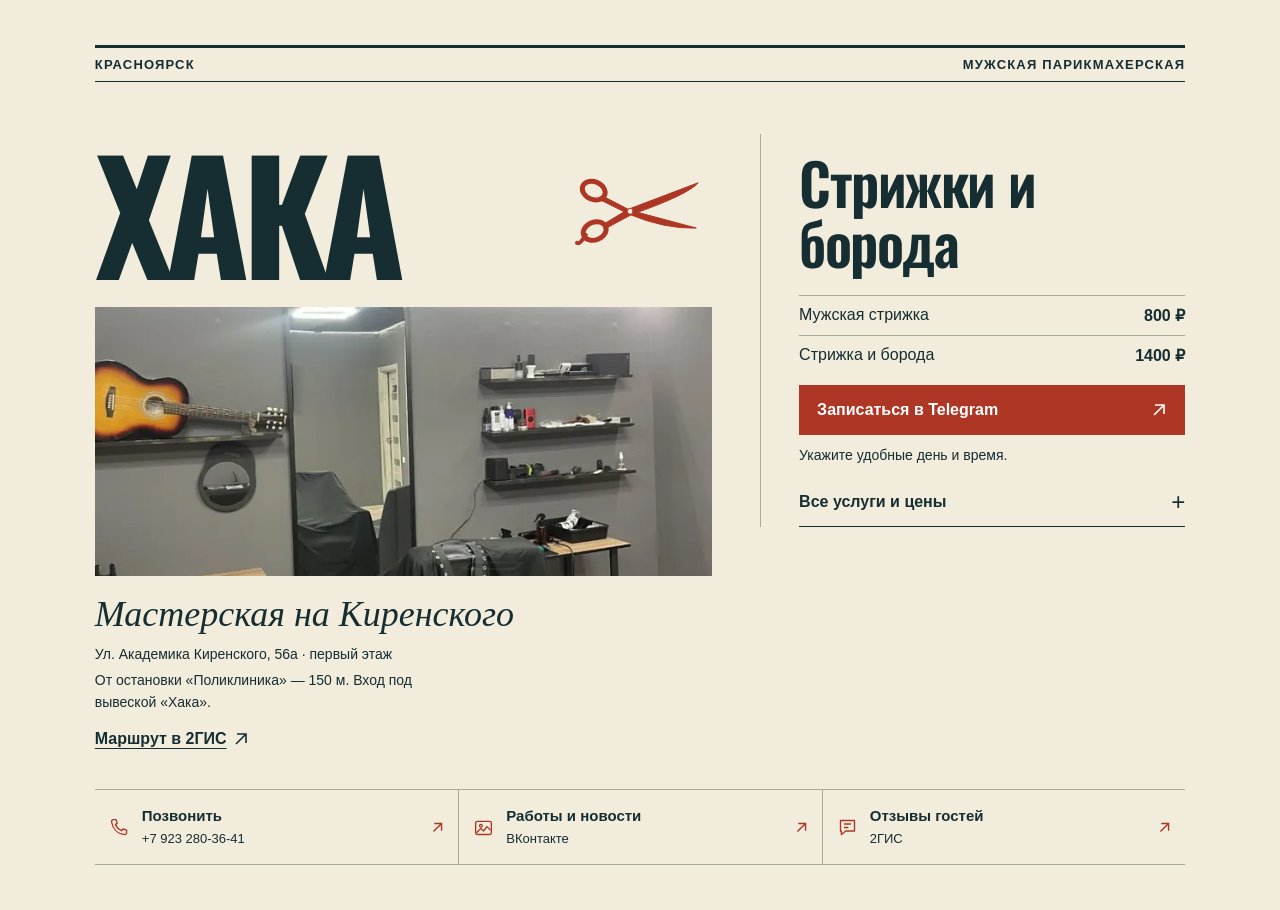
<file: haka/afisha/index.html>
<!doctype html>
<html lang="ru"><head><meta charset="utf-8"><meta name="viewport" content="width=device-width,initial-scale=1,viewport-fit=cover"><meta name="theme-color" content="#f1ecdb"><title>Хака — барбершоп, Красноярск</title><link rel="stylesheet" href="poster.css?v=studio3"></head>
<body><dialog class="intro" aria-label="Заставка парикмахерской Хака">
  <div class="waterline" aria-hidden="true"></div>
  <svg class="voyage" viewBox="0 0 400 430" aria-hidden="true">
    <defs>
      <linearGradient id="sky" x2="0" y2="1" gradientUnits="objectBoundingBox"><stop stop-color="#23434c"/><stop offset="1" stop-color="#789493"/></linearGradient>
      <pattern id="stripes" width="16" height="16" patternUnits="userSpaceOnUse" patternTransform="rotate(-8)"><rect width="16" height="16" fill="#ac3928"/><rect width="6" height="16" fill="#df7154"/></pattern>
      <path id="ridge" d="M-35 239V107l25 23 14-19 24 34 15-9 18 29 15-11 21 31 11-4 23 27 26 14 20 17Z"/>
    </defs>
    <g class="landscape">
      <rect x="-600" y="-500" width="1600" height="739" fill="url(#sky)"/>
      <circle cx="220" cy="141" r="42" fill="#efc79b"/>
      <use href="#ridge" fill="#789592" transform="translate(30 23)"/>
      <use href="#ridge" fill="#40626a"/>
      <use href="#ridge" fill="#577982" transform="translate(394 0) scale(-1 1)"/>
      <path d="m-15 160 19-29 26 40-12-6-7 3-8-20-9 19Zm59-14 17 24 8-9 17 26-16-14-7 6Zm327-1-20 32 12-7 8-15 9 8 16-25-15 12Z" fill="#bdd0c5"/>
      <path d="M-600 239v-57l590-34 53 52 33-8 47 35 42 12Zm1600 0v-69l-585-29-34 48-24-8-44 37-34 9-26 12Z" fill="#19373e"/>
      <g fill="none" stroke="#9cb2aa" stroke-linecap="round"><path d="M42 258h64m6 0h12m178-10h51m-234 29h50m75-13h18m28 26h42m-270 8h31" opacity=".6"/><path d="M172 247h41m10 3h22m-64 6h26" stroke="#e5bb93"/></g>
    </g>
    <g class="harbour"><g fill="#142d31" stroke="#b19570" stroke-width="1.5"><path d="M337 226h90v6h-90zM342 232h5v19h-5zM379 232h5v17h-5z"/><path d="M367 225v-23h33v23Z"/><path d="m362 203 22-16 21 16Z"/><path fill="#efbe81" d="M378 208h9v11h-9z"/></g></g>
    <g class="ship"><g class="swell">
      <path d="M0 2v-86m0 4 36 4" fill="none" stroke="#e5cc9c" stroke-width="2"/>
      <path d="M-32-73q35 3 66-2-12 27-2 53-35-6-68 1 13-29 4-52Z" fill="url(#stripes)" stroke="#402f26" stroke-width="1.4"/>
      <path d="m-32-72-26 63m91-65L55-6" fill="none" stroke="#d7bf92" stroke-width="1"/>
      <path d="M-65-23q2 23 25 24h69q23-1 28-19l4-17q1-9 9-10 6-1 9 5l-8 1-4 8-3 19Q59 13 34 16h-73q-25-5-29-26Z" fill="#152b31" stroke="#d4b388" stroke-width="2"/>
      <g fill="#a34733" stroke="#e3c295"><circle cx="-28" cy="3" r="4"/><circle cx="-13" cy="3" r="4"/><circle cx="2" cy="3" r="4"/><circle cx="17" cy="3" r="4"/><circle cx="32" cy="3" r="4"/></g>
    </g></g>
  </svg>
  <div class="intro-mark" aria-hidden="true">ХАКА</div>
</dialog>
<script>
(() => {
  const scene = document.querySelector('.intro');
  const motion = matchMedia('(prefers-reduced-motion: reduce)');
  if (!scene.showModal || motion.matches || location.hash) return;
  scene.showModal();
  const end = () => { if (scene.open) scene.close(); };
  scene.addEventListener('animationend', event => {
    if (event.animationName === 'open-poster') end();
  });
  motion.addEventListener('change', end, {once:true});
  setTimeout(end, 5000);
})();
</script>
<main>
<header><span>Красноярск</span><span>Мужская парикмахерская</span></header>
<div class="layout"><section class="poster" aria-label="Хака, мужские стрижки">
<div class="mast"><h1>ХАКА</h1>
<svg class="shears" viewBox="0 0 140 92" aria-hidden="true" fill="none" stroke="currentColor" stroke-linecap="round" stroke-linejoin="round">
<g class="blade one"><ellipse cx="20" cy="26" rx="12" ry="9" stroke-width="5" transform="rotate(23 20 26)"/><path d="M30 32 57 46 124 64Q92 65 56 50L28 36Z" fill="currentColor"/></g>
<g class="blade two"><ellipse cx="21" cy="67" rx="12" ry="9" stroke-width="5" transform="rotate(-22 21 67)"/><path d="M30 60 55 45 126 18Q116 30 59 50L31 65Z" fill="currentColor"/><path d="M12 71q-6 10-9 8" stroke-width="4"/></g><circle cx="57" cy="47" r="3" fill="#f1ecdb"/></svg></div>

</section><section class="booking" aria-label="Запись и услуги">

<h2>Стрижки и борода</h2>
<div class="service"><span>Мужская стрижка</span><b>800 ₽</b></div>
<div class="service"><span>Стрижка и борода</span><b>1400 ₽</b></div>
<a class="cta" href="https://t.me/domnashtam">Записаться в Telegram <svg viewBox="0 0 16 16" width="16" height="16" aria-hidden="true"><path d="m3 13 10-10M4 3h9v9" fill="none" stroke="currentColor" stroke-width="1.6"/></svg></a><p class="booking-note">Укажите удобные день и время.</p>
<details><summary>Все услуги и цены <span class="plus" aria-hidden="true"></span></summary><p class="price-note">Выберите услугу, чтобы открыть в Telegram черновик сообщения.</p><h3 class="price-heading">Стрижки и борода</h3><ul class="menu-list"><li><a class="service-link" href="https://t.me/domnashtam?text=%D0%97%D0%B4%D1%80%D0%B0%D0%B2%D1%81%D1%82%D0%B2%D1%83%D0%B9%D1%82%D0%B5%21%20%D0%98%D0%BD%D1%82%D0%B5%D1%80%D0%B5%D1%81%D1%83%D0%B5%D1%82%20%D1%83%D1%81%D0%BB%D1%83%D0%B3%D0%B0%20%C2%AB%D0%9C%D1%83%D0%B6%D1%81%D0%BA%D0%B0%D1%8F%20%D1%81%D1%82%D1%80%D0%B8%D0%B6%D0%BA%D0%B0%C2%BB.%20%D0%9A%D0%BE%D0%B3%D0%B4%D0%B0%20%D0%BC%D0%BE%D0%B6%D0%BD%D0%BE%20%D0%B7%D0%B0%D0%BF%D0%B8%D1%81%D0%B0%D1%82%D1%8C%D1%81%D1%8F%3F" aria-label="Мужская стрижка, 800 ₽. Написать в Telegram"><span>Мужская стрижка</span><strong>800 ₽</strong><svg width="14" height="14" viewBox="0 0 16 16" aria-hidden="true"><path d="M3 13 13 3M4 3h9v9" fill="none" stroke="currentColor" stroke-width="1.6"/></svg></a></li><li><a class="service-link" href="https://t.me/domnashtam?text=%D0%97%D0%B4%D1%80%D0%B0%D0%B2%D1%81%D1%82%D0%B2%D1%83%D0%B9%D1%82%D0%B5%21%20%D0%98%D0%BD%D1%82%D0%B5%D1%80%D0%B5%D1%81%D1%83%D0%B5%D1%82%20%D1%83%D1%81%D0%BB%D1%83%D0%B3%D0%B0%20%C2%AB%D0%A1%D1%82%D1%80%D0%B8%D0%B6%D0%BA%D0%B0%20%D0%B8%20%D0%B1%D0%BE%D1%80%D0%BE%D0%B4%D0%B0%C2%BB.%20%D0%9A%D0%BE%D0%B3%D0%B4%D0%B0%20%D0%BC%D0%BE%D0%B6%D0%BD%D0%BE%20%D0%B7%D0%B0%D0%BF%D0%B8%D1%81%D0%B0%D1%82%D1%8C%D1%81%D1%8F%3F" aria-label="Стрижка и борода, 1400 ₽. Написать в Telegram"><span>Стрижка и борода</span><strong>1400 ₽</strong><svg width="14" height="14" viewBox="0 0 16 16" aria-hidden="true"><path d="M3 13 13 3M4 3h9v9" fill="none" stroke="currentColor" stroke-width="1.6"/></svg></a></li><li><a class="service-link" href="https://t.me/domnashtam?text=%D0%97%D0%B4%D1%80%D0%B0%D0%B2%D1%81%D1%82%D0%B2%D1%83%D0%B9%D1%82%D0%B5%21%20%D0%98%D0%BD%D1%82%D0%B5%D1%80%D0%B5%D1%81%D1%83%D0%B5%D1%82%20%D1%83%D1%81%D0%BB%D1%83%D0%B3%D0%B0%20%C2%AB%D0%9E%D1%84%D0%BE%D1%80%D0%BC%D0%BB%D0%B5%D0%BD%D0%B8%D0%B5%20%D0%B1%D0%BE%D1%80%D0%BE%D0%B4%D1%8B%C2%BB.%20%D0%9A%D0%BE%D0%B3%D0%B4%D0%B0%20%D0%BC%D0%BE%D0%B6%D0%BD%D0%BE%20%D0%B7%D0%B0%D0%BF%D0%B8%D1%81%D0%B0%D1%82%D1%8C%D1%81%D1%8F%3F" aria-label="Оформление бороды, 600 ₽. Написать в Telegram"><span>Оформление бороды</span><strong>600 ₽</strong><svg width="14" height="14" viewBox="0 0 16 16" aria-hidden="true"><path d="M3 13 13 3M4 3h9v9" fill="none" stroke="currentColor" stroke-width="1.6"/></svg></a></li><li><a class="service-link" href="https://t.me/domnashtam?text=%D0%97%D0%B4%D1%80%D0%B0%D0%B2%D1%81%D1%82%D0%B2%D1%83%D0%B9%D1%82%D0%B5%21%20%D0%98%D0%BD%D1%82%D0%B5%D1%80%D0%B5%D1%81%D1%83%D0%B5%D1%82%20%D1%83%D1%81%D0%BB%D1%83%D0%B3%D0%B0%20%C2%AB%D0%A1%D1%82%D1%80%D0%B8%D0%B6%D0%BA%D0%B0%20%D0%BF%D0%BE%D0%B4%20%D0%BE%D0%B4%D0%BD%D1%83%20%D0%BD%D0%B0%D1%81%D0%B0%D0%B4%D0%BA%D1%83%C2%BB.%20%D0%9A%D0%BE%D0%B3%D0%B4%D0%B0%20%D0%BC%D0%BE%D0%B6%D0%BD%D0%BE%20%D0%B7%D0%B0%D0%BF%D0%B8%D1%81%D0%B0%D1%82%D1%8C%D1%81%D1%8F%3F" aria-label="Стрижка под одну насадку, 600 ₽. Написать в Telegram"><span>Стрижка под одну насадку</span><strong>600 ₽</strong><svg width="14" height="14" viewBox="0 0 16 16" aria-hidden="true"><path d="M3 13 13 3M4 3h9v9" fill="none" stroke="currentColor" stroke-width="1.6"/></svg></a></li></ul><h3 class="price-heading">Контуры и укладка</h3><ul class="menu-list"><li><a class="service-link" href="https://t.me/domnashtam?text=%D0%97%D0%B4%D1%80%D0%B0%D0%B2%D1%81%D1%82%D0%B2%D1%83%D0%B9%D1%82%D0%B5%21%20%D0%98%D0%BD%D1%82%D0%B5%D1%80%D0%B5%D1%81%D1%83%D0%B5%D1%82%20%D1%83%D1%81%D0%BB%D1%83%D0%B3%D0%B0%20%C2%AB%D0%9E%D0%BA%D0%B0%D0%BD%D1%82%D0%BE%D0%B2%D0%BA%D0%B0%C2%BB.%20%D0%9A%D0%BE%D0%B3%D0%B4%D0%B0%20%D0%BC%D0%BE%D0%B6%D0%BD%D0%BE%20%D0%B7%D0%B0%D0%BF%D0%B8%D1%81%D0%B0%D1%82%D1%8C%D1%81%D1%8F%3F" aria-label="Окантовка, 200 ₽. Написать в Telegram"><span>Окантовка</span><strong>200 ₽</strong><svg width="14" height="14" viewBox="0 0 16 16" aria-hidden="true"><path d="M3 13 13 3M4 3h9v9" fill="none" stroke="currentColor" stroke-width="1.6"/></svg></a></li><li><a class="service-link" href="https://t.me/domnashtam?text=%D0%97%D0%B4%D1%80%D0%B0%D0%B2%D1%81%D1%82%D0%B2%D1%83%D0%B9%D1%82%D0%B5%21%20%D0%98%D0%BD%D1%82%D0%B5%D1%80%D0%B5%D1%81%D1%83%D0%B5%D1%82%20%D1%83%D1%81%D0%BB%D1%83%D0%B3%D0%B0%20%C2%AB%D0%A3%D0%BA%D0%BB%D0%B0%D0%B4%D0%BA%D0%B0%C2%BB.%20%D0%9A%D0%BE%D0%B3%D0%B4%D0%B0%20%D0%BC%D0%BE%D0%B6%D0%BD%D0%BE%20%D0%B7%D0%B0%D0%BF%D0%B8%D1%81%D0%B0%D1%82%D1%8C%D1%81%D1%8F%3F" aria-label="Укладка, 200 ₽. Написать в Telegram"><span>Укладка</span><strong>200 ₽</strong><svg width="14" height="14" viewBox="0 0 16 16" aria-hidden="true"><path d="M3 13 13 3M4 3h9v9" fill="none" stroke="currentColor" stroke-width="1.6"/></svg></a></li><li><a class="service-link" href="https://t.me/domnashtam?text=%D0%97%D0%B4%D1%80%D0%B0%D0%B2%D1%81%D1%82%D0%B2%D1%83%D0%B9%D1%82%D0%B5%21%20%D0%98%D0%BD%D1%82%D0%B5%D1%80%D0%B5%D1%81%D1%83%D0%B5%D1%82%20%D1%83%D1%81%D0%BB%D1%83%D0%B3%D0%B0%20%C2%AB%D0%9A%D0%BE%D1%80%D1%80%D0%B5%D0%BA%D1%86%D0%B8%D1%8F%20%D0%B1%D1%80%D0%BE%D0%B2%D0%B5%D0%B9%C2%BB.%20%D0%9A%D0%BE%D0%B3%D0%B4%D0%B0%20%D0%BC%D0%BE%D0%B6%D0%BD%D0%BE%20%D0%B7%D0%B0%D0%BF%D0%B8%D1%81%D0%B0%D1%82%D1%8C%D1%81%D1%8F%3F" aria-label="Коррекция бровей, 100 ₽. Написать в Telegram"><span>Коррекция бровей</span><strong>100 ₽</strong><svg width="14" height="14" viewBox="0 0 16 16" aria-hidden="true"><path d="M3 13 13 3M4 3h9v9" fill="none" stroke="currentColor" stroke-width="1.6"/></svg></a></li><li><a class="service-link" href="https://t.me/domnashtam?text=%D0%97%D0%B4%D1%80%D0%B0%D0%B2%D1%81%D1%82%D0%B2%D1%83%D0%B9%D1%82%D0%B5%21%20%D0%98%D0%BD%D1%82%D0%B5%D1%80%D0%B5%D1%81%D1%83%D0%B5%D1%82%20%D1%83%D1%81%D0%BB%D1%83%D0%B3%D0%B0%20%C2%AB%D0%9F%D1%80%D0%BE%D0%B1%D0%BE%D1%80%C2%BB.%20%D0%9A%D0%BE%D0%B3%D0%B4%D0%B0%20%D0%BC%D0%BE%D0%B6%D0%BD%D0%BE%20%D0%B7%D0%B0%D0%BF%D0%B8%D1%81%D0%B0%D1%82%D1%8C%D1%81%D1%8F%3F" aria-label="Пробор, 100 ₽. Написать в Telegram"><span>Пробор</span><strong>100 ₽</strong><svg width="14" height="14" viewBox="0 0 16 16" aria-hidden="true"><path d="M3 13 13 3M4 3h9v9" fill="none" stroke="currentColor" stroke-width="1.6"/></svg></a></li></ul><h3 class="price-heading">Уход</h3><ul class="menu-list"><li><a class="service-link" href="https://t.me/domnashtam?text=%D0%97%D0%B4%D1%80%D0%B0%D0%B2%D1%81%D1%82%D0%B2%D1%83%D0%B9%D1%82%D0%B5%21%20%D0%98%D0%BD%D1%82%D0%B5%D1%80%D0%B5%D1%81%D1%83%D0%B5%D1%82%20%D1%83%D1%81%D0%BB%D1%83%D0%B3%D0%B0%20%C2%AB%D0%9A%D0%BE%D1%80%D1%80%D0%B5%D0%BA%D1%86%D0%B8%D1%8F%20%D0%B2%D0%BE%D1%81%D0%BA%D0%BE%D0%BC%C2%BB.%20%D0%9A%D0%BE%D0%B3%D0%B4%D0%B0%20%D0%BC%D0%BE%D0%B6%D0%BD%D0%BE%20%D0%B7%D0%B0%D0%BF%D0%B8%D1%81%D0%B0%D1%82%D1%8C%D1%81%D1%8F%3F" aria-label="Коррекция воском, 200 ₽. Написать в Telegram"><span>Коррекция воском</span><strong>200 ₽</strong><svg width="14" height="14" viewBox="0 0 16 16" aria-hidden="true"><path d="M3 13 13 3M4 3h9v9" fill="none" stroke="currentColor" stroke-width="1.6"/></svg></a></li><li><a class="service-link" href="https://t.me/domnashtam?text=%D0%97%D0%B4%D1%80%D0%B0%D0%B2%D1%81%D1%82%D0%B2%D1%83%D0%B9%D1%82%D0%B5%21%20%D0%98%D0%BD%D1%82%D0%B5%D1%80%D0%B5%D1%81%D1%83%D0%B5%D1%82%20%D1%83%D1%81%D0%BB%D1%83%D0%B3%D0%B0%20%C2%AB%D0%9F%D0%B8%D0%BB%D0%B8%D0%BD%D0%B3%20%D0%B3%D0%BE%D0%BB%D0%BE%D0%B2%D1%8B%C2%BB.%20%D0%9A%D0%BE%D0%B3%D0%B4%D0%B0%20%D0%BC%D0%BE%D0%B6%D0%BD%D0%BE%20%D0%B7%D0%B0%D0%BF%D0%B8%D1%81%D0%B0%D1%82%D1%8C%D1%81%D1%8F%3F" aria-label="Пилинг головы, 200 ₽. Написать в Telegram"><span>Пилинг головы</span><strong>200 ₽</strong><svg width="14" height="14" viewBox="0 0 16 16" aria-hidden="true"><path d="M3 13 13 3M4 3h9v9" fill="none" stroke="currentColor" stroke-width="1.6"/></svg></a></li></ul></details>

</section><section class="atelier"><img src="studio.webp" width="640" height="480" loading="lazy" alt="Кресло у зеркала и гитара на стене в мастерской Хака"><div class="address"><h2>Мастерская на Киренского</h2><p>Ул. Академика Киренского, 56а · первый этаж</p><p>От остановки «Поликлиника» — 150 м. Вход под вывеской «Хака».</p><a href="https://2gis.ru/krasnoyarsk/directions/points/%7C92.801819%2C56.001845%3B70000001113650553">Маршрут в 2ГИС <svg viewBox="0 0 16 16" width="16" height="16" aria-hidden="true"><path d="m3 13 10-10M4 3h9v9" fill="none" stroke="currentColor" stroke-width="1.6"/></svg></a></div></section></div><nav class="contact-strip" aria-label="Контакты"><a href="tel:+79232803641"><svg class="contact-icon" width="21" height="21" viewBox="0 0 24 24" fill="none" stroke="currentColor" stroke-width="1.55" stroke-linejoin="round" aria-hidden="true"><path d="M5 3h3l1.4 4-2 1.7a13 13 0 0 0 7 7l1.7-2 4 1.4v3c0 1-1 2-2 2C10 19.5 4.4 14 3 6c-.3-1.7.4-3 2-3Z"/></svg><span><b>Позвонить</b><small>+7 923 280-36-41</small></span><svg class="link-out" width="13" height="13" viewBox="0 0 16 16" aria-hidden="true"><path d="M3 13 13 3M4 3h9v9" fill="none" stroke="currentColor" stroke-width="1.7"/></svg></a><a href="https://vk.com/domubee"><svg class="contact-icon" width="21" height="21" viewBox="0 0 24 24" fill="none" stroke="currentColor" stroke-width="1.55" stroke-linejoin="round" aria-hidden="true"><rect x="3" y="5" width="18" height="15" rx="2"/><circle cx="9" cy="10" r="1.5"/><path d="m4 18 5-5 3 3 4-5 4 4"/></svg><span><b>Работы и новости</b><small>ВКонтакте</small></span><svg class="link-out" width="13" height="13" viewBox="0 0 16 16" aria-hidden="true"><path d="M3 13 13 3M4 3h9v9" fill="none" stroke="currentColor" stroke-width="1.7"/></svg></a><a href="https://2gis.ru/krasnoyarsk/firm/70000001113650553/tab/reviews"><svg class="contact-icon" width="21" height="21" viewBox="0 0 24 24" fill="none" stroke="currentColor" stroke-width="1.55" stroke-linejoin="round" aria-hidden="true"><path d="M4 4h16v12H10l-5 4v-4H4z"/><path d="M8 8h8m-8 4h5"/></svg><span><b>Отзывы гостей</b><small>2ГИС</small></span><svg class="link-out" width="13" height="13" viewBox="0 0 16 16" aria-hidden="true"><path d="M3 13 13 3M4 3h9v9" fill="none" stroke="currentColor" stroke-width="1.7"/></svg></a></nav></main></body></html>
</file>
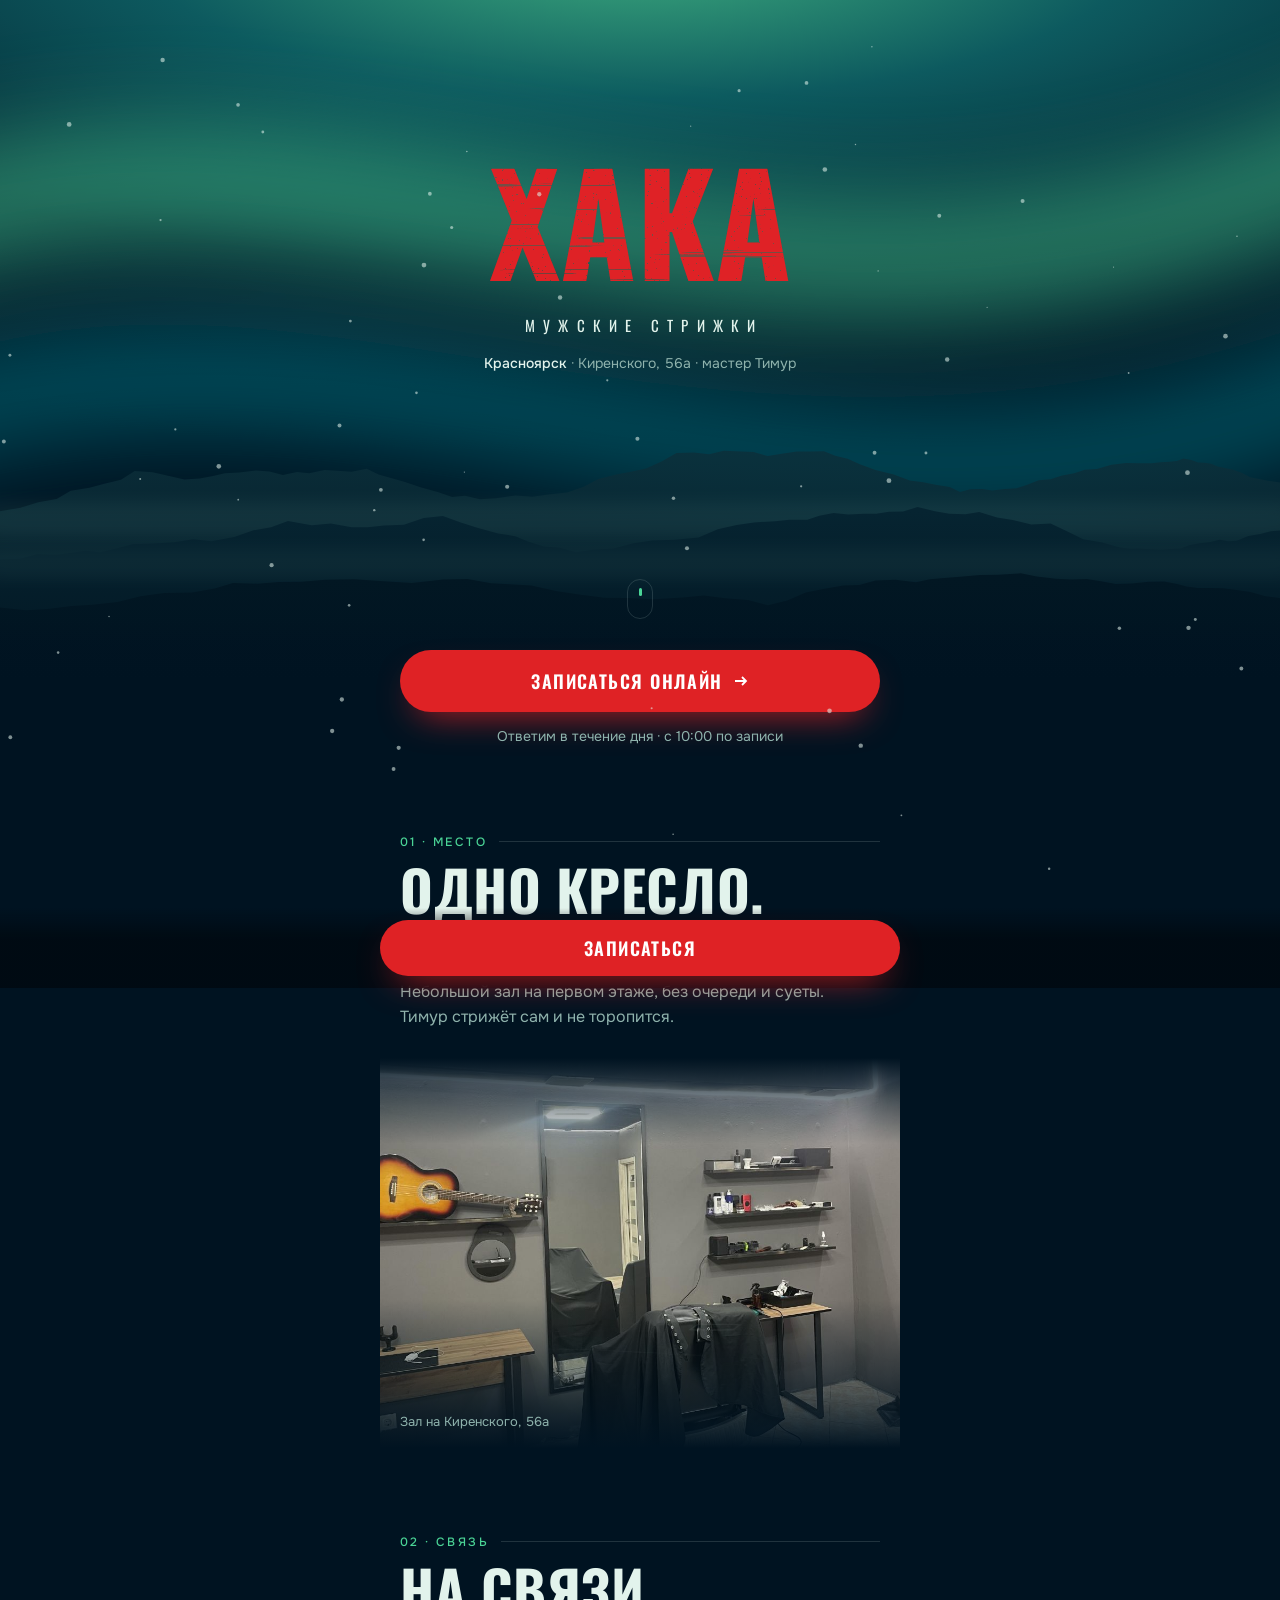
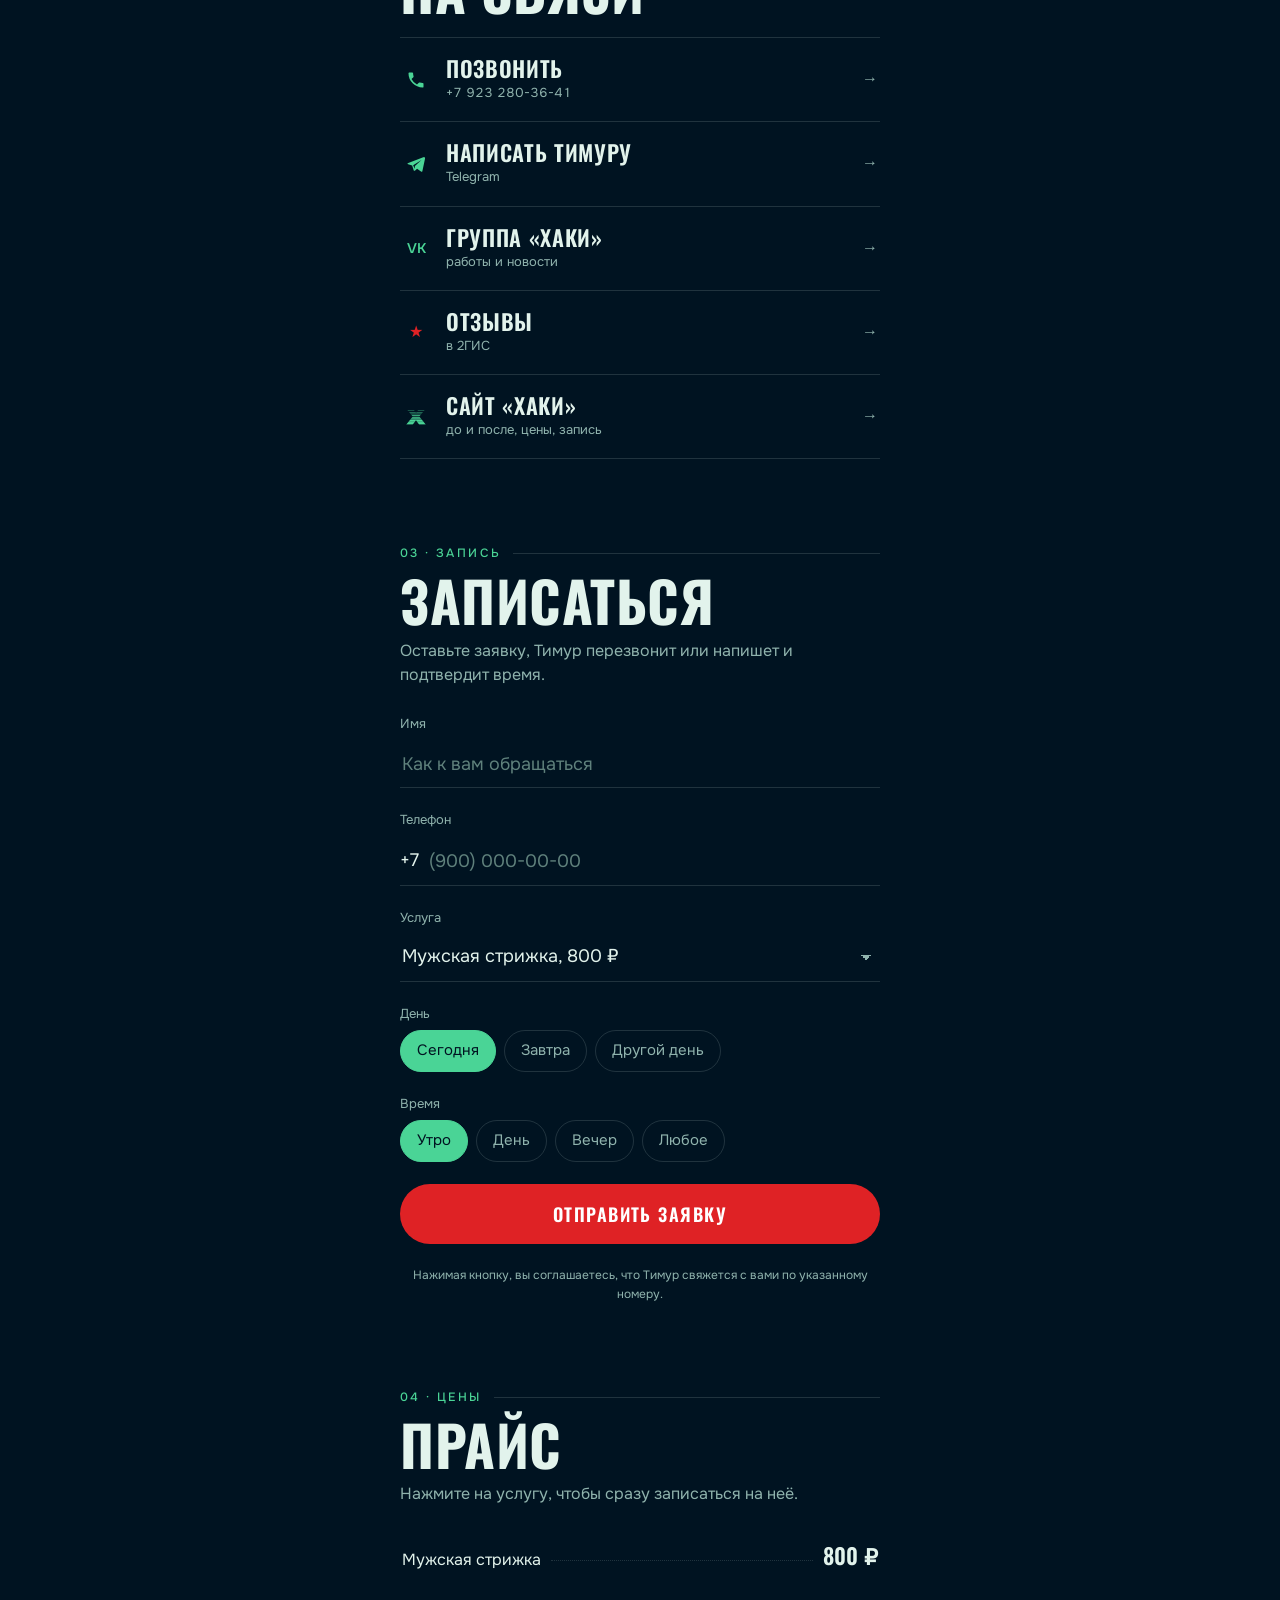
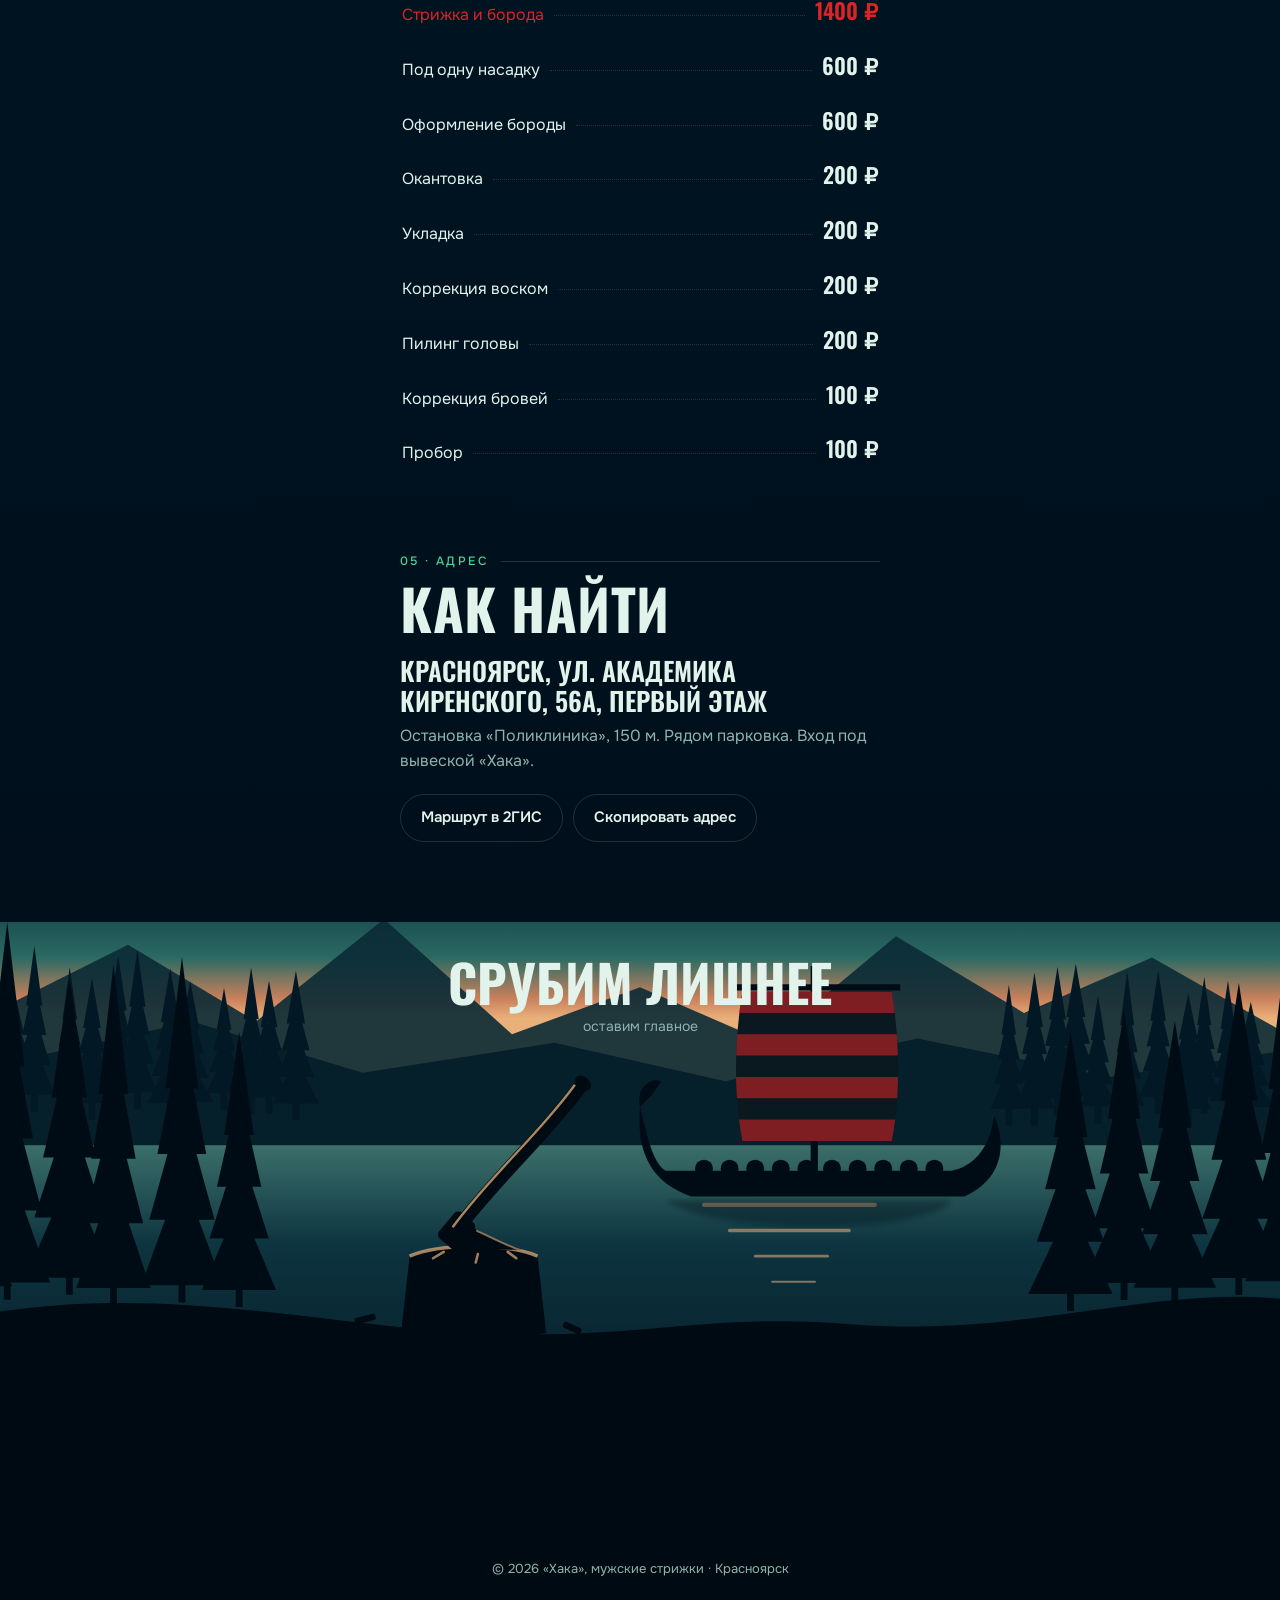
<file: haka/claude/index.html>
<!doctype html><html><head><meta charset=utf8><meta name=viewport content="width=device-width,initial-scale=1,viewport-fit=cover"><style>:root{color-scheme:light;box-sizing:border-box;padding-top:env(safe-area-inset-top,0px);padding-bottom:env(safe-area-inset-bottom,0px)}html{scroll-padding-top:env(safe-area-inset-top,0px)}body{margin:0;padding:0;font:14px -apple-system,BlinkMacSystemFont,sans-serif;background:#fff;color:#000}img{max-width:100%}[hidden]:not([hidden=until-found i]){display:none!important}</style></head><body>
<title>Хака: мужские стрижки на Киренского</title>
<meta name="theme-color" content="#001321">
<meta name="description" content="«Хака», мужские стрижки в Красноярске: запись онлайн, цены, адрес, связь с мастером.">
<link rel="icon" href="data:image/svg+xml,%3Csvg%20xmlns%3D%22http%3A%2F%2Fwww.w3.org%2F2000%2Fsvg%22%20viewBox%3D%22-33.99999999999999%20-117.6%20160.2%20160.2%22%3E%3Crect%20x%3D%22-33.99999999999999%22%20y%3D%22-117.6%22%20width%3D%22160.2%22%20height%3D%22160.2%22%20rx%3D%2235.244%22%20fill%3D%22%231f4fd8%22%2F%3E%3CclipPath%20id%3D%22xiblue%22%3E%3Cpath%20d%3D%22M91.7-75L62.1-38.9L93.6%200L61.9%200L46-21.1L29.9%200L-1.4%200L30.4-38.9L0.5-75L32.8-75L46.4-57L59.8-75L91.7-75Z%22%2F%3E%3C%2FclipPath%3E%3Cg%20clip-path%3D%22url%28%23xiblue%29%22%20fill%3D%22%23ffffff%22%3E%3Crect%20x%3D%22-6%22%20y%3D%22-69.28%22%20width%3D%22104.2%22%20height%3D%221.10%22%2F%3E%3Crect%20x%3D%22-6%22%20y%3D%22-62.76%22%20width%3D%22104.2%22%20height%3D%221.40%22%2F%3E%3Crect%20x%3D%22-6%22%20y%3D%22-56.35%22%20width%3D%22104.2%22%20height%3D%221.81%22%2F%3E%3Crect%20x%3D%22-6%22%20y%3D%22-50.03%22%20width%3D%22104.2%22%20height%3D%222.31%22%2F%3E%3Crect%20x%3D%22-6%22%20y%3D%22-43.79%22%20width%3D%22104.2%22%20height%3D%222.89%22%2F%3E%3Crect%20x%3D%22-6%22%20y%3D%22-37.63%22%20width%3D%22104.2%22%20height%3D%223.54%22%2F%3E%3Crect%20x%3D%22-6%22%20y%3D%22-31.54%22%20width%3D%22104.2%22%20height%3D%224.26%22%2F%3E%3Crect%20x%3D%22-6%22%20y%3D%22-25.51%22%20width%3D%22104.2%22%20height%3D%225.05%22%2F%3E%3Crect%20x%3D%22-6%22%20y%3D%22-19.54%22%20width%3D%22104.2%22%20height%3D%225.90%22%2F%3E%3Crect%20x%3D%22-6%22%20y%3D%22-13.63%22%20width%3D%22104.2%22%20height%3D%226.81%22%2F%3E%3Crect%20x%3D%22-6%22%20y%3D%22-6.82%22%20width%3D%22104.2%22%20height%3D%226.82%22%2F%3E%3C%2Fg%3E%3C%2Fsvg%3E">
<style>
@font-face{font-family:"Oswald";font-weight:200 700;font-display:swap;src:url(fonts/oswald-cyrillic.woff2) format("woff2");unicode-range:U+0301,U+0400-045F,U+0490-0491,U+04B0-04B1,U+2116}
@font-face{font-family:"Oswald";font-weight:200 700;font-display:swap;src:url(fonts/oswald-latin.woff2) format("woff2");unicode-range:U+0000-00FF,U+2000-206F}
@font-face{font-family:'Onest';font-style:normal;font-weight:400;font-display:swap;src:url(fonts/onest-cyrillic-fe2bd2.woff2) format('woff2');unicode-range:U+0301, U+0400-045F, U+0490-0491, U+04B0-04B1, U+2116}
@font-face{font-family:'Onest';font-style:normal;font-weight:400;font-display:swap;src:url(fonts/onest-latin-3db826.woff2) format('woff2');unicode-range:U+0000-00FF, U+0131, U+0152-0153, U+02BB-02BC, U+02C6, U+02DA, U+02DC, U+0304, U+0308, U+0329, U+2000-206F, U+20AC, U+2122, U+2191, U+2193, U+2212, U+2215, U+FEFF, U+FFFD}
@font-face{font-family:'Onest';font-style:normal;font-weight:500;font-display:swap;src:url(fonts/onest-cyrillic-fe2bd2.woff2) format('woff2');unicode-range:U+0301, U+0400-045F, U+0490-0491, U+04B0-04B1, U+2116}
@font-face{font-family:'Onest';font-style:normal;font-weight:500;font-display:swap;src:url(fonts/onest-latin-3db826.woff2) format('woff2');unicode-range:U+0000-00FF, U+0131, U+0152-0153, U+02BB-02BC, U+02C6, U+02DA, U+02DC, U+0304, U+0308, U+0329, U+2000-206F, U+20AC, U+2122, U+2191, U+2193, U+2212, U+2215, U+FEFF, U+FFFD}
@font-face{font-family:'Onest';font-style:normal;font-weight:600;font-display:swap;src:url(fonts/onest-cyrillic-fe2bd2.woff2) format('woff2');unicode-range:U+0301, U+0400-045F, U+0490-0491, U+04B0-04B1, U+2116}
@font-face{font-family:'Onest';font-style:normal;font-weight:600;font-display:swap;src:url(fonts/onest-latin-3db826.woff2) format('woff2');unicode-range:U+0000-00FF, U+0131, U+0152-0153, U+02BB-02BC, U+02C6, U+02DA, U+02DC, U+0304, U+0308, U+0329, U+2000-206F, U+20AC, U+2122, U+2191, U+2193, U+2212, U+2215, U+FEFF, U+FFFD}
/* Одно полотно: небо с сиянием → фьорд → лес. Без карточек; разделы разведены воздухом, номерами и тонкими линиями. */
:root{color-scheme:dark;
  --night:#001321;--deep:#000a12;--aurora:#4AD496;--fjord:#009AA8;--red:#DF2225;--red-2:#b81a1d;--frost:#E2F3EC;
  --muted:#8fb3ad;--line:rgba(226,243,236,.14);
  --cond:"Oswald","Arial Narrow",sans-serif;--body:"Onest","Segoe UI",Roboto,Arial,sans-serif;--ease:cubic-bezier(.16,1,.3,1)}
*{box-sizing:border-box}
[hidden]{display:none!important}
html{background:var(--deep)}
body{margin:0;overflow-x:clip;color:var(--frost);font:400 16px/1.55 var(--body);-webkit-font-smoothing:antialiased;
  background:linear-gradient(180deg,#03202e 0,#001321 640px,#001321 70%,#000a12 100%)}
a{color:inherit}
button{font:inherit;color:inherit;-webkit-appearance:none;appearance:none}
:focus-visible{outline:3px solid var(--aurora);outline-offset:3px}
.num{font-variant-numeric:tabular-nums}
.in{max-width:520px;margin:0 auto;padding-left:max(20px,env(safe-area-inset-left,0px));padding-right:max(20px,env(safe-area-inset-right,0px))}

/* снег поверх всего, не мешает кликам */
#snow{position:fixed;inset:0;width:100%;height:100%;pointer-events:none;z-index:5;opacity:.7}

/* ===== небо ===== */
.hero{position:relative;height:min(88svh,680px);min-height:520px;overflow:hidden;background:radial-gradient(130% 75% at 50% -8%,#3fae7f 0,#0d5a5f 30%,#03202e 64%,#001321 100%)}
.hero .sky-top{position:absolute;left:0;top:0;width:100%;height:55%;overflow:visible}
.hero .sky-bot{position:absolute;left:0;bottom:0;width:100%;height:46%}
.rb1,.rb2{transform-box:fill-box}
.hero .brand{position:absolute;left:0;right:0;top:24%;text-align:center}
.wm{width:min(84vw,420px);height:auto;display:block;margin:0 auto}
.kick{margin:8px 0 0;font:400 15px/1 var(--cond);letter-spacing:.55em;text-transform:uppercase;padding-left:.55em}
.hero .where{position:absolute;left:0;right:0;top:calc(24% + min(46vw,190px));text-align:center;font-size:14px;color:var(--muted);margin:0}
.hero .where b{color:var(--frost);font-weight:500}
.scroll{position:absolute;left:50%;bottom:9%;transform:translateX(-50%);width:26px;height:40px;border:1.5px solid var(--line);border-radius:999px}
.scroll::after{content:"";position:absolute;left:50%;top:8px;width:3px;height:8px;margin-left:-1.5px;border-radius:2px;background:var(--aurora)}

/* кнопка записи сразу под небом */
.cta{display:flex;align-items:center;justify-content:center;gap:10px;height:62px;border-radius:999px;background:var(--red);color:#fff;text-decoration:none;
  font:600 18px/1 var(--cond);letter-spacing:.08em;text-transform:uppercase;box-shadow:0 16px 36px -16px rgba(223,34,37,.95);transition:background .25s,transform .35s var(--ease)}
.cta:hover{background:var(--red-2);transform:translateY(-2px)}
.cta:active{transform:scale(.98)}
.lead{margin:-30px auto 0;position:relative;z-index:2}
.lead p{margin:14px 0 0;text-align:center;color:var(--muted);font-size:14px}

/* ===== разделы ===== */
.sec{padding-top:76px}
.lab{display:flex;align-items:center;gap:12px;font:500 12px/1 var(--body);letter-spacing:.2em;text-transform:uppercase;color:var(--aurora)}
.lab::after{content:"";flex:1;height:1px;background:var(--line)}
.h{margin:14px 0 0;font:700 clamp(40px,11vw,56px)/.95 var(--cond);text-transform:uppercase;letter-spacing:.01em}
.sub{margin:12px 0 0;color:var(--muted);max-width:42ch}

/* фото без рамки, растворяется в фоне */
.shot{position:relative;margin:28px calc(-1 * max(20px,env(safe-area-inset-left,0px))) 0;aspect-ratio:4/3;overflow:hidden}
.shot img{width:100%;height:100%;object-fit:cover;object-position:50% 60%;display:block}
.shot::after{content:"";position:absolute;inset:0;background:linear-gradient(180deg,#001321 0,rgba(0,19,33,0) 22%,rgba(0,19,33,0) 62%,#001321 100%)}
.shot figcaption{position:absolute;left:max(20px,env(safe-area-inset-left,0px));bottom:16px;z-index:1;font-size:13px;color:var(--muted)}

/* ссылки: строки на всю ширину */
.links{margin-top:22px;border-top:1px solid var(--line)}
.lk{display:flex;align-items:center;gap:16px;padding:18px 2px;border-bottom:1px solid var(--line);text-decoration:none;transition:padding .35s var(--ease)}
.lk .ic{flex:none;width:28px;display:grid;place-items:center;color:var(--aurora)}
.lk b{display:block;font:600 22px/1.1 var(--cond);text-transform:uppercase;letter-spacing:.03em}
.lk small{display:block;margin-top:3px;color:var(--muted);font-size:13px}
.lk .go{margin-left:auto;color:var(--muted);transition:transform .35s var(--ease),color .2s}
.lk:hover{padding-left:10px}
.lk:hover .go{transform:translateX(4px);color:var(--aurora)}

/* запись: поля с подчёркиванием, без коробок */
.book form{margin-top:26px;display:grid;gap:22px}
.f{display:flex;flex-direction:column;gap:6px;min-width:0}
.f label,.lbl{font-size:13px;color:var(--muted)}
.f input,.f select{font:inherit;font-size:18px;color:var(--frost);background:transparent;border:0;border-bottom:1.5px solid var(--line);border-radius:0;height:48px;padding:0 2px;width:100%;transition:border-color .2s}
.f select{-webkit-appearance:none;appearance:none;background-image:linear-gradient(45deg,transparent 50%,var(--muted) 50%),linear-gradient(135deg,var(--muted) 50%,transparent 50%);background-position:calc(100% - 14px) 21px,calc(100% - 9px) 21px;background-size:5px 5px;background-repeat:no-repeat;padding-right:34px}
.f select option{background:#001321}
.f input::placeholder{color:#5f817c}
.f input:focus,.f select:focus{outline:none;border-color:var(--aurora)}
input[type=date]::-webkit-calendar-picker-indicator{filter:invert(.85)}
.tel{display:flex;align-items:center;border-bottom:1.5px solid var(--line);transition:border-color .2s}
.tel:focus-within{border-color:var(--aurora)}
.tel span{font-size:18px;padding-right:8px}
.f .tel input{border:0}
.err{color:#ff8a80;font-size:13px}
.err:empty{display:none}
.f.bad input,.f.bad .tel{border-color:#ff8a80}
.chips{display:flex;flex-wrap:wrap;gap:8px}
.chip{position:relative}
.chip input{position:absolute;opacity:0;width:1px;height:1px}
.chip span{display:inline-flex;align-items:center;height:42px;padding:0 16px;border-radius:999px;border:1.5px solid var(--line);font-size:15px;cursor:pointer;transition:background .2s,border-color .2s,color .2s}
.chip input:checked+span{background:var(--aurora);border-color:var(--aurora);color:var(--night)}
.chip input:focus-visible+span{outline:3px solid var(--aurora);outline-offset:2px}
.hp{position:absolute;left:-9999px;width:1px;height:1px;overflow:hidden}
.send{height:60px;border:0;border-radius:999px;background:var(--red);color:#fff;font:600 18px/1 var(--cond);letter-spacing:.08em;text-transform:uppercase;cursor:pointer;transition:background .25s,transform .35s var(--ease),opacity .2s}
.send:hover{background:var(--red-2)}
.send[disabled]{opacity:.6;cursor:progress}
.legal{margin:0;font-size:12px;color:var(--muted);text-align:center}
.done{margin-top:26px;display:grid;gap:12px;text-align:center;padding:24px 0}
.done .tick{width:60px;height:60px;margin:0 auto;border-radius:50%;background:var(--aurora);color:var(--night);display:grid;place-items:center}
.done h3{margin:0;font:700 30px/1 var(--cond);text-transform:uppercase}
.done p{margin:0;color:var(--muted)}
.done pre{white-space:pre-wrap;text-align:left;margin:4px 0 0;font:400 14px/1.55 var(--body);border-left:2px solid var(--aurora);padding:4px 0 4px 14px}
.done .acts{display:grid;gap:10px;margin-top:6px}
.done .acts .send{display:flex;align-items:center;justify-content:center;text-decoration:none}
.ghost{height:50px;border-radius:999px;border:1.5px solid var(--line);background:transparent;font-weight:600;cursor:pointer;text-decoration:none;display:flex;align-items:center;justify-content:center}
.ghost:hover{border-color:var(--aurora)}

/* цены: строки с точечным отточием */
.menu{list-style:none;margin:24px 0 0;padding:0}
.menu li{display:flex;align-items:baseline;gap:10px;padding:13px 2px;cursor:pointer}
.menu li span{flex:none}
.menu li::after{content:"";order:1;flex:1;border-bottom:1.5px dotted var(--line);transform:translateY(-4px)}
.menu li b{order:2;flex:none;font:600 22px/1 var(--cond)}
.menu li:hover span{color:var(--aurora)}
.menu .hi span,.menu .hi b{color:var(--red)}

/* адрес */
.addr p{margin:0}
.addr .big{margin-top:22px;font:600 26px/1.15 var(--cond);text-transform:uppercase}
.addr .muted{margin-top:8px;color:var(--muted)}
.addr .acts{display:flex;gap:10px;flex-wrap:wrap;margin-top:20px}
.addr .acts a,.addr .acts button{height:48px;padding:0 20px;font-size:15px}

/* ===== фьорд на рассвете ===== */
.fjord{position:relative;margin-top:80px;height:clamp(460px,110vw,620px);overflow:hidden}
.fjord svg{position:absolute;inset:0;width:100%;height:100%}
.fjord .line{position:absolute;left:0;right:0;top:34px;text-align:center;z-index:1}
.fjord .line b{display:block;font:700 clamp(34px,10vw,52px)/1 var(--cond);text-transform:uppercase}
.fjord .line span{display:block;margin-top:8px;color:var(--muted);font-size:14px}
footer{background:#000a12;margin-top:-1px;padding:18px 0 calc(110px + env(safe-area-inset-bottom,0px));text-align:center;font-size:13px;color:var(--muted)}

/* плавающая кнопка записи */
.bar{position:fixed;left:0;right:0;bottom:0;z-index:6;padding:12px max(16px,env(safe-area-inset-left,0px)) calc(12px + env(safe-area-inset-bottom,0px));
  background:linear-gradient(180deg,rgba(0,10,18,0),rgba(0,10,18,.92) 40%);transform:translateY(110%);transition:transform .5s var(--ease)}
.bar.on{transform:none}
.bar .cta{max-width:520px;margin:0 auto;height:56px}
.toast{position:fixed;left:50%;bottom:calc(90px + env(safe-area-inset-bottom,0px));transform:translate(-50%,12px);opacity:0;z-index:7;background:var(--frost);color:var(--night);font:500 15px/1.3 var(--body);padding:14px 20px;border-radius:999px;pointer-events:none;transition:opacity .25s,transform .35s var(--ease);max-width:calc(100% - 32px);text-align:center}
.toast.on{opacity:1;transform:translate(-50%,0)}

@media (prefers-reduced-motion:no-preference){
  .rb1{animation:drift 14s ease-in-out infinite alternate}
  .rb2{animation:drift 18s ease-in-out infinite alternate-reverse}
  @keyframes drift{from{transform:translateX(-24px)}to{transform:translateX(24px)}}
  .wm{animation:rise 1.1s var(--ease) both}
  .kick,.hero .where{animation:rise 1.1s .2s var(--ease) both}
  @keyframes rise{from{opacity:0;transform:translateY(18px)}to{opacity:1;transform:none}}
  .scroll::after{animation:dot 1.8s var(--ease) infinite}
  @keyframes dot{0%{opacity:0;transform:translateY(0)}30%{opacity:1}100%{opacity:0;transform:translateY(14px)}}
  .rv{animation:rv linear both;animation-timeline:view();animation-range:entry 0% cover 28%}
  @keyframes rv{from{opacity:0;transform:translateY(28px)}to{opacity:1;transform:none}}
}
</style>

<canvas id="snow" aria-hidden="true"></canvas>

<header class="hero">
  <svg class="sky-top" viewBox="0 0 460 300" preserveAspectRatio="xMidYMin slice" aria-hidden="true">
    <defs><filter id="glow" x="-30%" y="-60%" width="160%" height="220%"><feGaussianBlur stdDeviation="18"/></filter></defs>
    <g opacity=".6" filter="url(#glow)">
      <path class="rb1" d="M-60 90 C 120 10, 280 170, 520 40" stroke="#4AD496" stroke-width="36" fill="none"/>
      <path class="rb2" d="M-60 160 C 150 80, 300 240, 520 120" stroke="#009AA8" stroke-width="26" fill="none"/>
    </g>
  </svg>
  <svg class="sky-bot" viewBox="0 0 400 260" preserveAspectRatio="none" aria-hidden="true">
    <defs><linearGradient id="ma" gradientUnits="userSpaceOnUse" x1="0" y1="70" x2="0" y2="260"><stop offset="0" stop-color="#0c2f3a"/><stop offset="1" stop-color="#041c28"/></linearGradient><linearGradient id="mb" gradientUnits="userSpaceOnUse" x1="0" y1="120" x2="0" y2="260"><stop offset="0" stop-color="#062431"/><stop offset="1" stop-color="#021622"/></linearGradient><linearGradient id="mc" gradientUnits="userSpaceOnUse" x1="0" y1="176" x2="0" y2="260"><stop offset="0" stop-color="#021723"/><stop offset="1" stop-color="#001321"/></linearGradient><linearGradient id="fade" x1="0" y1="0" x2="0" y2="1"><stop offset="0" stop-color="#001321" stop-opacity="0"/><stop offset="1" stop-color="#001321"/></linearGradient><filter id="mist" x="-10%" y="-100%" width="120%" height="300%"><feGaussianBlur stdDeviation="6"/></filter></defs>
    <!-- горы «Мягкие силуэты»: три плана, туман между ними -->
    <path d="M0 260 L0.0 120.0 L6.4 116.9 L12.0 112.4 L17.7 109.8 L22.1 102.8 L28.0 100.3 L32.6 97.1 L37.8 93.7 L42.1 86.4 L47.7 87.5 L52.5 90.3 L57.6 93.5 L62.4 92.7 L66.2 90.8 L70.3 88.3 L74.7 87.7 L80.0 86.0 L84.2 86.9 L88.4 89.7 L92.8 87.3 L96.6 88.3 L101.4 85.6 L105.4 86.2 L109.9 87.0 L114.6 84.6 L118.3 89.4 L123.0 92.9 L126.8 95.7 L131.4 100.0 L137.0 104.1 L141.3 108.0 L145.3 107.1 L150.0 110.0 L155.1 109.1 L161.1 106.8 L166.4 107.9 L171.4 106.0 L177.2 104.3 L182.4 99.6 L187.0 93.0 L192.5 89.3 L196.8 87.3 L201.9 84.4 L206.9 78.3 L211.4 71.4 L216.8 71.1 L221.6 72.5 L226.2 69.7 L230.0 70.0 L235.5 70.6 L239.9 74.0 L244.3 72.1 L249.0 70.2 L253.2 70.3 L257.5 70.1 L261.0 73.8 L264.9 76.3 L268.7 80.9 L273.6 85.7 L279.3 89.3 L284.3 94.4 L288.5 95.8 L292.8 98.1 L296.8 99.7 L300.0 104.0 L303.2 101.7 L307.0 101.4 L310.1 102.6 L313.9 101.4 L317.7 100.7 L321.0 97.8 L324.6 94.2 L328.3 93.4 L331.9 90.1 L335.7 88.4 L339.0 85.4 L342.8 84.8 L347.3 81.3 L351.9 79.9 L355.5 80.1 L360.0 80.0 L362.7 79.1 L365.4 78.7 L367.8 78.2 L369.8 76.1 L372.3 77.3 L374.4 79.4 L376.4 79.5 L378.5 80.5 L380.5 82.7 L382.8 83.9 L385.1 85.3 L388.0 88.0 L390.7 91.7 L393.5 93.1 L396.6 94.7 L400.0 96.0 L400 260 Z" fill="url(#ma)" opacity=".85"/>
    <rect x="-10" y="112" width="420" height="30" fill="#8fd1c0" opacity=".07" filter="url(#mist)"/>
    <path d="M0 260 L0.0 160.0 L6.4 159.4 L11.7 155.5 L17.4 156.0 L22.5 154.4 L26.8 152.7 L31.3 154.0 L36.0 151.1 L41.4 147.4 L48.0 146.7 L54.4 145.6 L60.4 143.2 L66.1 144.9 L73.2 141.4 L79.2 135.7 L84.7 133.3 L90.0 128.0 L97.4 131.6 L103.4 130.1 L109.9 133.2 L114.9 133.1 L120.0 131.8 L126.2 131.1 L132.4 125.5 L138.4 123.9 L144.0 129.2 L149.4 133.8 L155.7 138.3 L161.0 140.6 L165.2 145.2 L169.9 149.3 L175.0 150.3 L180.0 154.0 L185.3 151.8 L191.7 150.9 L198.0 146.6 L203.7 144.2 L210.8 143.5 L218.3 141.8 L224.3 134.9 L230.2 131.3 L235.6 129.2 L242.2 128.2 L246.7 126.9 L252.3 126.9 L256.0 123.6 L260.5 121.3 L265.1 122.7 L270.0 122.0 L273.8 121.9 L277.8 120.4 L282.2 120.2 L286.7 116.4 L292.2 119.8 L296.7 121.9 L301.7 122.3 L306.0 120.5 L311.6 125.0 L316.5 127.2 L322.3 130.9 L328.3 130.1 L333.1 136.1 L338.5 143.2 L344.1 145.6 L350.0 150.0 L353.2 151.1 L356.0 150.8 L359.3 151.5 L362.8 151.9 L365.8 151.2 L369.0 150.9 L371.6 148.2 L374.9 146.6 L377.9 145.7 L381.1 143.5 L383.9 144.9 L386.5 144.4 L390.1 140.4 L393.8 138.8 L397.1 136.6 L400.0 136.0 L400 260 Z" fill="url(#mb)"/>
    <rect x="-10" y="150" width="420" height="26" fill="#8fd1c0" opacity=".05" filter="url(#mist)"/>
    <path d="M0 260 L0.0 200.0 L8.1 202.2 L14.9 201.2 L22.4 198.7 L28.8 197.7 L36.7 195.4 L43.9 190.6 L51.3 187.9 L60.0 187.5 L67.1 184.1 L72.8 179.6 L80.5 180.1 L87.1 178.8 L94.2 178.6 L101.6 176.9 L110.7 176.4 L120.0 178.0 L128.7 179.5 L138.5 176.7 L146.1 176.3 L153.5 179.8 L159.2 180.5 L166.0 181.6 L174.1 186.4 L181.6 189.4 L188.8 191.7 L196.3 192.0 L204.2 193.1 L213.3 191.5 L219.9 189.9 L226.7 192.2 L233.8 193.7 L240.0 198.0 L246.0 194.0 L251.8 187.4 L257.7 184.3 L263.5 181.7 L268.5 181.1 L273.6 177.5 L279.8 176.9 L286.2 179.0 L290.6 176.4 L295.0 175.4 L300.0 174.4 L306.2 172.9 L311.9 172.7 L319.0 171.5 L324.0 174.2 L330.0 176.0 L334.7 176.6 L339.6 176.3 L344.1 178.1 L348.7 180.3 L353.8 180.0 L358.9 178.4 L363.8 178.2 L367.9 180.4 L370.8 182.5 L374.3 183.6 L378.2 183.6 L382.2 184.0 L386.5 185.4 L390.8 187.0 L395.5 190.5 L400.0 192.0 L400 260 Z" fill="url(#mc)"/>
    <rect y="210" width="400" height="50" fill="url(#fade)"/>
  </svg>
  <template><svg id="mtn"></svg>
  <script>
  (function(){
    // горы: три плана, неровные гребни (смещение средней точки), градиенты, снег с языками, свет на склонах, туман
    function rng(a){return function(){a|=0;a=a+0x6D2B79F5|0;var t=Math.imul(a^a>>>15,1|a);t=t+Math.imul(t^t>>>7,61|t)^t;return((t^t>>>14)>>>0)/4294967296}}
    var r=rng(21), H=220, W=900;
    function n(v){return (+v).toFixed(1)}
    function ridge(ctrl,rough,depth){
      var p=ctrl.slice();
      for(var d=0;d<depth;d++){var q=[p[0]];for(var i=1;i<p.length;i++){var a=p[i-1],b=p[i],len=b[0]-a[0];
        q.push([(a[0]+b[0])/2+(r()-.5)*len*.15,(a[1]+b[1])/2+(r()-.5)*len*rough]);q.push(b)}p=q}
      return p;}
    function area(p){return 'M0 '+H+' L'+p.map(function(q){return n(q[0])+' '+n(q[1])}).join(' L')+' L'+W+' '+H+' Z'}
    function line(p){return 'M'+p.map(function(q){return n(q[0])+' '+n(q[1])}).join(' L')}
    function yAt(p,x){for(var i=1;i<p.length;i++)if(p[i][0]>=x){var a=p[i-1],b=p[i],t=(x-a[0])/((b[0]-a[0])||1);return a[1]+(b[1]-a[1])*t}return p[p.length-1][1]}
    function snow(p,px,py,depth,half){ // шапка: точки гребня у вершины + рваный нижний край с языками вниз
      var top=p.filter(function(q){return q[0]>px-half&&q[0]<px+half&&q[1]<py+depth});
      if(top.length<2)return '';
      var x0=top[0][0],x1=top[top.length-1][0],bot=[],steps=10;
      for(var i=steps;i>=0;i--){var x=x0+(x1-x0)*i/steps,yr=yAt(p,x),tongue=(i%3===1)?depth*(.5+r()*.5):depth*(r()*.25);
        bot.push([x,Math.max(yr+2,py+depth*.55+tongue)])}
      return 'M'+top.concat(bot).map(function(q){return n(q[0])+' '+n(q[1])}).join(' L')+' Z';}
    function lit(p,px,py,vx){ // освещённая грань справа от вершины
      var pts=p.filter(function(q){return q[0]>=px&&q[0]<=vx});
      if(pts.length<2)return '';
      return 'M'+pts.map(function(q){return n(q[0])+' '+n(q[1])}).join(' L')+' L'+n(px+(vx-px)*.35)+' '+H+' L'+n(px)+' '+n(py)+' Z';}
    var far=ridge([[0,118],[90,70],[170,96],[260,28],[340,82],[430,50],[505,92],[600,20],[690,76],[770,46],[845,88],[900,60]],.42,4);
    var mid=ridge([[0,150],[120,108],[230,142],[330,98],[450,140],[560,102],[680,142],[790,106],[900,132]],.38,4);
    var near=ridge([[0,190],[150,164],[300,186],[460,160],[620,188],[760,164],[900,184]],.3,4);
    var o='<defs>'+
      '<linearGradient id="mf" gradientUnits="userSpaceOnUse" x1="0" y1="20" x2="0" y2="220"><stop offset="0" stop-color="#0f2f39"/><stop offset=".55" stop-color="#07202b"/><stop offset="1" stop-color="#031723"/></linearGradient>'+
      '<linearGradient id="mm" gradientUnits="userSpaceOnUse" x1="0" y1="96" x2="0" y2="220"><stop offset="0" stop-color="#062029"/><stop offset="1" stop-color="#021521"/></linearGradient>'+
      '<linearGradient id="mn" gradientUnits="userSpaceOnUse" x1="0" y1="158" x2="0" y2="220"><stop offset="0" stop-color="#031824"/><stop offset="1" stop-color="#001321"/></linearGradient>'+
      '<linearGradient id="ml" x1="0" y1="0" x2="0" y2="1"><stop offset="0" stop-color="#bfeee0" stop-opacity=".06"/><stop offset="1" stop-color="#bfeee0" stop-opacity="0"/></linearGradient>'+
      '<linearGradient id="sn" x1="0" y1="0" x2="0" y2="1"><stop offset="0" stop-color="#9fb9b6"/><stop offset="1" stop-color="#5e7d7c"/></linearGradient>'+
      '<filter id="mist"><feGaussianBlur stdDeviation="7"/></filter></defs>';
    // дальний план
    o+='<path d="'+area(far)+'" fill="url(#mf)"/>';
    [[260,28,340],[600,20,690],[430,50,505],[770,46,845],[90,70,170]].forEach(function(k){o+='<path d="'+lit(far,k[0],k[1],k[2])+'" fill="url(#ml)"/>'});
    [[260,28,26,48],[600,20,30,54],[430,50,18,36],[770,46,20,38],[90,70,14,30]].forEach(function(k){o+='<path d="'+snow(far,k[0],k[1],k[2],k[3])+'" fill="url(#sn)" opacity=".38"/>'});
    o+='<path d="'+line(far)+'" stroke="#4AD496" stroke-width="1" fill="none" opacity=".16"/>';
    o+='<rect x="-20" y="118" width="940" height="26" fill="#9fd8c8" opacity=".05" filter="url(#mist)"/>';
    // средний план
    o+='<path d="'+area(mid)+'" fill="url(#mm)"/>';
    [[330,98,450],[560,102,680],[120,108,230],[790,106,900]].forEach(function(k){o+='<path d="'+lit(mid,k[0],k[1],k[2])+'" fill="url(#ml)" opacity=".7"/>'});
    [[330,98,10,24],[560,102,10,26]].forEach(function(k){o+='<path d="'+snow(mid,k[0],k[1],k[2],k[3])+'" fill="url(#sn)" opacity=".22"/>'});
    o+='<path d="'+line(mid)+'" stroke="#E2F3EC" stroke-width=".8" fill="none" opacity=".07"/>';
    o+='<rect x="-20" y="156" width="940" height="22" fill="#9fd8c8" opacity=".04" filter="url(#mist)"/>';
    // ближний план
    o+='<path d="'+area(near)+'" fill="url(#mn)"/>';
    o+='<path d="'+line(near)+'" stroke="#E2F3EC" stroke-width=".8" fill="none" opacity=".05"/>';
    document.getElementById('mtn').innerHTML=o;
  })();
  </script></template>
  <div class="brand">
    <svg class="wm" viewBox="0 0 400 140" role="img" aria-label="Хака">
      <defs>
        <filter id="wear" x="-5%" y="-10%" width="110%" height="120%">
          <feTurbulence type="fractalNoise" baseFrequency=".03" numOctaves="2" seed="5" result="w"/>
          <feDisplacementMap in="SourceGraphic" in2="w" scale="1.6" result="d"/>
          <feTurbulence type="fractalNoise" baseFrequency=".005 .3" numOctaves="3" seed="3" result="st"/>
          <feColorMatrix in="st" type="matrix" values="0 0 0 0 0 0 0 0 0 0 0 0 0 0 0 -30 0 0 0 22.4" result="m1"/>
          <feTurbulence type="fractalNoise" baseFrequency=".45" numOctaves="2" seed="8" result="n"/>
          <feColorMatrix in="n" type="matrix" values="0 0 0 0 0 0 0 0 0 0 0 0 0 0 0 -30 0 0 0 23.2" result="m2"/>
          <feComposite in="m1" in2="m2" operator="in" result="m"/>
          <feComponentTransfer in="m" result="mm"><feFuncA type="linear" slope=".55" intercept=".45"/></feComponentTransfer>
          <feComposite in="d" in2="mm" operator="in"/>
        </filter>
      </defs>
      <g filter="url(#wear)"><text x="200" y="112" text-anchor="middle" font-family="Oswald" font-weight="700" font-size="132" fill="#DF2225">ХАКА</text></g>
    </svg>
    <p class="kick">Мужские стрижки</p>
  </div>
  <p class="where"><b>Красноярск</b> · Киренского, 56а · мастер Тимур</p>
  <span class="scroll" aria-hidden="true"></span>
</header>

<div class="in lead">
  <a class="cta" href="#zapis" id="toBook">Записаться онлайн <svg width="16" height="16" viewBox="0 0 16 16" aria-hidden="true"><path d="M2 8h11M9 4l4 4-4 4" fill="none" stroke="currentColor" stroke-width="1.8"/></svg></a>
  <p>Ответим в течение дня · с 10:00 по записи</p>
</div>

<main>
  <section class="sec in rv">
    <p class="lab">01 · Место</p>
    <h2 class="h">Одно кресло.<br>Один мастер.</h2>
    <p class="sub">Небольшой зал на первом этаже, без очереди и суеты. Тимур стрижёт сам и не торопится.</p>
    <figure class="shot photo"><img src="img/room.jpg" alt="Зал «Хаки»: кресла, зеркала, гитара на стене"><figcaption>Зал на Киренского, 56а</figcaption></figure>
  </section>

  <section class="sec in rv">
    <p class="lab">02 · Связь</p>
    <h2 class="h">На связи</h2>
    <nav class="links" aria-label="Ссылки">
      <a class="lk" href="tel:+79232803641"><span class="ic"><svg width="20" height="20" viewBox="0 0 24 24" aria-hidden="true"><path d="M6.6 10.8a15.1 15.1 0 0 0 6.6 6.6l2.2-2.2a1 1 0 0 1 1-.25 11.4 11.4 0 0 0 3.6.57 1 1 0 0 1 1 1V20a1 1 0 0 1-1 1A17 17 0 0 1 3 4a1 1 0 0 1 1-1h3.5a1 1 0 0 1 1 1c0 1.25.2 2.45.57 3.57a1 1 0 0 1-.25 1z" fill="currentColor"/></svg></span><span><b>Позвонить</b><small class="num">+7 923 280-36-41</small></span><span class="go">→</span></a>
      <a class="lk" href="https://t.me/domnashtam" target="_blank" rel="noopener"><span class="ic"><svg width="20" height="20" viewBox="0 0 24 24" aria-hidden="true"><path d="M21.5 3.5 2.8 10.7c-1.3.5-1.3 1.2-.2 1.6l4.8 1.5 1.8 5.6c.2.6.4.8.9.8.4 0 .6-.2.9-.4l2.3-2.2 4.7 3.5c.9.5 1.5.2 1.7-.8l3.1-14.6c.3-1.3-.5-1.9-1.3-1.6zM8.6 13.4l10-6.3-7.9 7.4-.3 3.3z" fill="currentColor"/></svg></span><span><b>Написать Тимуру</b><small>Telegram</small></span><span class="go">→</span></a>
      <a class="lk" href="https://vk.com/domubee" target="_blank" rel="noopener"><span class="ic" style="font:700 14px/1 var(--body)">VK</span><span><b>Группа «Хаки»</b><small>работы и новости</small></span><span class="go">→</span></a>
      <a class="lk" href="https://2gis.ru/krasnoyarsk/firm/70000001113650553/tab/reviews" target="_blank" rel="noopener"><span class="ic" style="color:var(--red)">★</span><span><b>Отзывы</b><small>в 2ГИС</small></span><span class="go">→</span></a>
      <a class="lk" href="../"><span class="ic"><svg width="20" height="20" viewBox="-2 -85 96.2 96.2" aria-hidden="true"><clipPath id="fxl"><path d="M91.7-75L62.1-38.9L93.6 0L61.9 0L46-21.1L29.9 0L-1.4 0L30.4-38.9L0.5-75L32.8-75L46.4-57L59.8-75L91.7-75Z"/></clipPath><g clip-path="url(#fxl)" fill="currentColor"><rect x="-4" y="-68.25" width="100.2" height="1.58"/><rect x="-4" y="-60.42" width="100.2" height="2.08"/><rect x="-4" y="-52.77" width="100.2" height="2.77"/><rect x="-4" y="-45.28" width="100.2" height="3.61"/><rect x="-4" y="-37.92" width="100.2" height="4.59"/><rect x="-4" y="-30.69" width="100.2" height="5.69"/><rect x="-4" y="-23.57" width="100.2" height="6.91"/><rect x="-4" y="-16.57" width="100.2" height="8.24"/><rect x="-4" y="-8.33" width="100.2" height="8.33"/></g></svg></span><span><b>Сайт «Хаки»</b><small>до и после, цены, запись</small></span><span class="go">→</span></a>
    </nav>
  </section>

  <section class="sec in book rv" id="zapis">
    <p class="lab">03 · Запись</p>
    <h2 class="h">Записаться</h2>
    <p class="sub" id="bookSub">Оставьте заявку, Тимур перезвонит или напишет и подтвердит время.</p>
    <form id="bookForm" novalidate data-endpoint="demo">
      <div class="f" id="f-name">
        <label for="name">Имя</label>
        <input id="name" name="name" autocomplete="given-name" placeholder="Как к вам обращаться" maxlength="40" required>
        <span class="err" id="name-err" aria-live="polite"></span>
      </div>
      <div class="f" id="f-phone">
        <label for="phone">Телефон</label>
        <div class="tel"><span aria-hidden="true">+7</span><input id="phone" name="phone" type="tel" inputmode="numeric" autocomplete="tel-national" placeholder="(900) 000-00-00" maxlength="18" aria-describedby="phone-err" required></div>
        <span class="err" id="phone-err" aria-live="polite"></span>
      </div>
      <div class="f">
        <label for="service">Услуга</label>
        <select id="service" name="service"><option>Мужская стрижка, 800 ₽</option><option>Комплекс: стрижка и борода, 1400 ₽</option><option>Стрижка под одну насадку, 600 ₽</option><option>Оформление бороды, 600 ₽</option><option>Окантовка, 200 ₽</option><option>Укладка, 200 ₽</option><option>Коррекция воском, 200 ₽</option><option>Пилинг головы, 200 ₽</option><option>Коррекция бровей, 100 ₽</option><option>Пробор, 100 ₽</option></select>
      </div>
      <div class="f">
        <span class="lbl" id="dayLbl">День</span>
        <div class="chips" role="radiogroup" aria-labelledby="dayLbl">
          <label class="chip"><input type="radio" name="day" value="today" checked><span>Сегодня</span></label>
          <label class="chip"><input type="radio" name="day" value="tomorrow"><span>Завтра</span></label>
          <label class="chip"><input type="radio" name="day" value="other"><span>Другой день</span></label>
        </div>
        <div class="f" id="f-date" hidden style="margin-top:8px">
          <label for="date">Дата</label>
          <input id="date" name="date" type="date">
          <span class="err" id="date-err" aria-live="polite"></span>
        </div>
      </div>
      <div class="f">
        <span class="lbl" id="timeLbl">Время</span>
        <div class="chips" role="radiogroup" aria-labelledby="timeLbl">
          <label class="chip"><input type="radio" name="time" value="Утро, 10:00–13:00" checked><span>Утро</span></label>
          <label class="chip"><input type="radio" name="time" value="День, 13:00–17:00"><span>День</span></label>
          <label class="chip"><input type="radio" name="time" value="Вечер, после 17:00"><span>Вечер</span></label>
          <label class="chip"><input type="radio" name="time" value="Любое время"><span>Любое</span></label>
        </div>
      </div>
      <div class="hp" aria-hidden="true"><label for="website">Не заполняйте</label><input id="website" name="website" tabindex="-1" autocomplete="off"></div>
      <button class="send" type="submit" id="sendBtn">Отправить заявку</button>
      <p class="legal">Нажимая кнопку, вы соглашаетесь, что Тимур свяжется с вами по указанному номеру.</p>
    </form>
    <div class="done" id="done" hidden tabindex="-1">
      <div class="tick"><svg width="28" height="28" viewBox="0 0 24 24" aria-hidden="true"><path d="M5 12.5l4.5 4.5L19 7.5" fill="none" stroke="currentColor" stroke-width="2.4" stroke-linecap="round" stroke-linejoin="round"/></svg></div>
      <h3>Заявка отправлена</h3>
      <p>Тимур перезвонит или напишет, чтобы подтвердить время. Если срочно: <a class="num" href="tel:+79232803641">+7 923 280-36-41</a></p>
      <div class="acts"><button class="ghost" type="button" id="again">Записать ещё одного человека</button></div>
    </div>
    <div class="done" id="manual" hidden tabindex="-1">
      <h3>Отправьте во ВКонтакте</h3>
      <p id="manualHint">Не получилось отправить автоматически. Текст заявки скопирован: вставьте его в чат «Хаки» и отправьте.</p>
      <pre id="manualText"></pre>
      <div class="acts">
        <a class="send" href="https://vk.me/domubee" target="_blank" rel="noopener">Открыть чат ВКонтакте</a>
        <button class="ghost" type="button" id="copyBtn">Скопировать текст</button>
      </div>
    </div>
  </section>

  <section class="sec in rv">
    <p class="lab">04 · Цены</p>
    <h2 class="h">Прайс</h2>
    <p class="sub">Нажмите на услугу, чтобы сразу записаться на неё.</p>
    <ul class="menu num"><li data-service="Мужская стрижка, 800 ₽" tabindex="0" role="button" aria-label="Записаться: Мужская стрижка"><span>Мужская стрижка</span><b>800 ₽</b></li><li class="hi" data-service="Комплекс: стрижка и борода, 1400 ₽" tabindex="0" role="button" aria-label="Записаться: Комплекс: стрижка и борода"><span>Стрижка и борода</span><b>1400 ₽</b></li><li data-service="Стрижка под одну насадку, 600 ₽" tabindex="0" role="button" aria-label="Записаться: Стрижка под одну насадку"><span>Под одну насадку</span><b>600 ₽</b></li><li data-service="Оформление бороды, 600 ₽" tabindex="0" role="button" aria-label="Записаться: Оформление бороды"><span>Оформление бороды</span><b>600 ₽</b></li><li data-service="Окантовка, 200 ₽" tabindex="0" role="button" aria-label="Записаться: Окантовка"><span>Окантовка</span><b>200 ₽</b></li><li data-service="Укладка, 200 ₽" tabindex="0" role="button" aria-label="Записаться: Укладка"><span>Укладка</span><b>200 ₽</b></li><li data-service="Коррекция воском, 200 ₽" tabindex="0" role="button" aria-label="Записаться: Коррекция воском"><span>Коррекция воском</span><b>200 ₽</b></li><li data-service="Пилинг головы, 200 ₽" tabindex="0" role="button" aria-label="Записаться: Пилинг головы"><span>Пилинг головы</span><b>200 ₽</b></li><li data-service="Коррекция бровей, 100 ₽" tabindex="0" role="button" aria-label="Записаться: Коррекция бровей"><span>Коррекция бровей</span><b>100 ₽</b></li><li data-service="Пробор, 100 ₽" tabindex="0" role="button" aria-label="Записаться: Пробор"><span>Пробор</span><b>100 ₽</b></li></ul>
  </section>

  <section class="sec in addr rv">
    <p class="lab">05 · Адрес</p>
    <h2 class="h">Как найти</h2>
    <p class="big" id="addr">Красноярск, ул. Академика Киренского, 56а, первый этаж</p>
    <p class="muted">Остановка «Поликлиника», 150 м. Рядом парковка. Вход под вывеской «Хака».</p>
    <div class="acts">
      <a class="ghost" href="https://2gis.ru/krasnoyarsk/directions/points/%7C92.801819%2C56.001845%3B70000001113650553" target="_blank" rel="noopener">Маршрут в 2ГИС</a>
      <button class="ghost" type="button" id="copyAddr">Скопировать адрес</button>
    </div>
  </section>
</main>

<section class="fjord" aria-label="Фьорд на рассвете">
  <div class="line"><b>Срубим лишнее</b><span>оставим главное</span></div>
  <template><svg id="fj2"></svg>
  <script>
  (function(){
    var W=600,HZ=236,SUN=[372,226],GLOW='#e9b07a',INK='#000a12';
    function rng(a){return function(){a|=0;a=a+0x6D2B79F5|0;var t=Math.imul(a^a>>>15,1|a);t=t+Math.imul(t^t>>>7,61|t)^t;return((t^t>>>14)>>>0)/4294967296}}
    function U(r,a,b){return a+(b-a)*r()}
    function n(v){return (+v).toFixed(1)}
    function poly(p){return 'M'+p.map(function(q){return n(q[0])+' '+n(q[1])}).join(' L')+'Z'}
    function pine(x,base,h,w,r,lv){lv=lv||8;var top=[x+U(r,-1,1),base-h],R=[],L=[];
      for(var i=0;i<lv;i++){var y=base-h+h*(i+1)/lv,hw=w/2*(.25+.75*(i+1)/lv)*U(r,.82,1.12),no=h/lv*.45;
        R.push([x+hw,y],[x+hw*.38,y-no*.2]);L.push([x-hw*U(r,.9,1.05),y],[x-hw*.38,y-no*.2]);}
      return poly([top].concat(R.slice(0,-1),[[x+2,base],[x+2,base+6],[x-2,base+6],[x-2,base]],L.slice(0,-1).reverse()));}
    function ridge(r,y0,pk,jag){jag=jag||6;var p=[[0,y0]];pk.forEach(function(k){var px=k[0],py=k[1],vx=k[2],vy=k[3];
      [.35,.7].forEach(function(t){var l=p[p.length-1];p.push([l[0]+(px-l[0])*t,l[1]+(py-l[1])*t+U(r,-jag,jag)])});p.push([px,py]);
      [.4,.75].forEach(function(t){p.push([px+(vx-px)*t,py+(vy-py)*t+U(r,-jag,jag)*.6])});p.push([vx,vy]);});p.push([W,y0]);return p;}
    function mountains(r,base,pk,dark,light,sd){var p=ridge(r,base,pk);var o='<path d="'+poly(p.concat([[W,HZ],[0,HZ]]))+'" fill="'+dark+'"/>';
      pk.forEach(function(k){var px=k[0],py=k[1],vx=k[2],vy=k[3],face;
        if(px<SUN[0])face=[[px,py],[px+(vx-px)*.55,py+(vy-py)*.55+6],[px+10,HZ]];else face=[[px,py],[px-10,HZ],[px-(vx-px)*.55,py+(vy-py)*.55+6]];
        o+='<path d="'+poly(face)+'" fill="'+light+'"/>';var d=sd;
        o+='<path d="'+poly([[px,py-1],[px+d*.9,py+d*.7],[px+d*.45,py+d*.55],[px+d*.2,py+d*.95],[px-d*.15,py+d*.6],[px-d*.5,py+d*.9],[px-d*.8,py+d*.65]])+'" fill="#E2F3EC" opacity=".85"/>';});
      return o;}
    function ship(cx,y,id){
      // ===== драккар: y — линия воды, корабль идёт влево =====
      var g=id+'g', P=function(){return Array.prototype.join.call(arguments,' ')};
      var s='<defs>'
        +'<linearGradient id="'+g+'w" x1="0" y1="0" x2="0" y2="1"><stop offset="0" stop-color="#4a301e"/><stop offset=".5" stop-color="#24170f"/><stop offset="1" stop-color="#0a0604"/></linearGradient>'
        +'<linearGradient id="'+g+'s" x1="0" y1="0" x2="1" y2="0"><stop offset="0" stop-color="#000" stop-opacity=".45"/><stop offset=".35" stop-color="#000" stop-opacity=".08"/><stop offset=".6" stop-color="#fff" stop-opacity=".07"/><stop offset="1" stop-color="#000" stop-opacity=".3"/></linearGradient>'
        +'<radialGradient id="'+g+'l" cx="55%" cy="60%" r="60%"><stop offset="0" stop-color="#ffd9a0" stop-opacity=".35"/><stop offset="1" stop-color="#ffd9a0" stop-opacity="0"/></radialGradient>'
        +'</defs>';
      var mx=cx+2, top=y-118, by=y-34;
      // ванты и шкоты (за парусом)
      s+='<path d="M'+mx+' '+(top-8)+' L '+(cx-98)+' '+(y-74)+' M'+mx+' '+(top-8)+' L '+(cx+92)+' '+(y-60)+' M'+(mx-46)+' '+(by+2)+' L '+(cx-70)+' '+(y-12)+' M'+(mx+48)+' '+(by+2)+' L '+(cx+66)+' '+(y-12)+'" stroke="#120b07" stroke-width=".9" opacity=".9"/>';
      // мачта и рея
      s+='<rect x="'+(mx-2)+'" y="'+(top-10)+'" width="4" height="'+(y-top+4)+'" fill="#1b120d"/><rect x="'+(mx+1)+'" y="'+(top-10)+'" width="1" height="'+(y-top+4)+'" fill="'+GLOW+'" opacity=".5"/>';
      s+='<path d="M'+(mx-54)+' '+(top+3)+' Q '+mx+' '+(top-3)+' '+(mx+56)+' '+(top+3)+'" stroke="#1b120d" stroke-width="3.4" stroke-linecap="round" fill="none"/>';
      // парус: надут ветром вперёд (влево), полосы изгибаются по нему
      var sail='M'+(mx-50)+' '+(top+4)+' Q '+mx+' '+(top)+' '+(mx+52)+' '+(top+4)+' C '+(mx+58)+' '+(top+30)+', '+(mx+56)+' '+(by-22)+', '+(mx+48)+' '+by+' Q '+mx+' '+(by+8)+' '+(mx-46)+' '+by+' C '+(mx-60)+' '+(by-24)+', '+(mx-62)+' '+(top+30)+', '+(mx-50)+' '+(top+4)+' Z';
      s+='<clipPath id="'+id+'"><path d="'+sail+'"/></clipPath><path d="'+sail+'" fill="#e3d6bd"/><g clip-path="url(#'+id+')">';
      var N=7, x0=mx-64, x1=mx+60, st=(x1-x0)/N;
      for(var k=0;k<N;k+=2){var a=x0+k*st, b=a+st;
        s+='<path d="M'+n(a)+' '+(top-4)+' Q '+n(a-12)+' '+n((top+by)/2)+' '+n(a-2)+' '+(by+10)+' L '+n(b-2)+' '+(by+10)+' Q '+n(b-12)+' '+n((top+by)/2)+' '+n(b)+' '+(top-4)+' Z" fill="#b5191c"/>';}
      s+='<rect x="'+(mx-70)+'" y="'+(top-6)+'" width="140" height="'+(by-top+20)+'" fill="url(#'+g+'l)"/>';
      s+='<rect x="'+(mx-70)+'" y="'+(top-6)+'" width="140" height="'+(by-top+20)+'" fill="url(#'+g+'s)"/>';
      [.38,.66].forEach(function(t){var yy=top+(by-top)*t;s+='<path d="M'+(mx-60)+' '+n(yy)+' Q '+mx+' '+n(yy+5)+' '+(mx+58)+' '+n(yy)+'" stroke="#5a2a20" stroke-width=".7" fill="none" opacity=".55"/>'});
      s+='</g><path d="'+sail+'" fill="none" stroke="#2a1510" stroke-width="1.2"/>';
      s+='<path d="M'+(mx+52)+' '+(top+4)+' C '+(mx+58)+' '+(top+30)+', '+(mx+56)+' '+(by-22)+', '+(mx+48)+' '+by+'" stroke="'+GLOW+'" stroke-width="1.2" fill="none" opacity=".7"/>';
      // нос: высокий изогнутый штевень с резной головой дракона
      var bowN='M'+(cx-84)+' '+(y-12)+' C '+(cx-100)+' '+(y-24)+', '+(cx-108)+' '+(y-56)+', '+(cx-98)+' '+(y-84);
      s+='<path d="'+bowN+'" stroke="#1b120d" stroke-width="7.5" fill="none" stroke-linecap="round"/><path d="'+bowN+'" stroke="'+GLOW+'" stroke-width="1" fill="none" opacity=".55" transform="translate(2.6 0)"/>';
      s+='<path d="M'+(cx-96)+' '+(y-82)+' C '+(cx-98)+' '+(y-92)+', '+(cx-108)+' '+(y-96)+', '+(cx-122)+' '+(y-92)+' L '+(cx-128)+' '+(y-88)+' L '+(cx-120)+' '+(y-86)+' L '+(cx-127)+' '+(y-81)+' L '+(cx-114)+' '+(y-80)+' C '+(cx-106)+' '+(y-78)+', '+(cx-100)+' '+(y-76)+', '+(cx-96)+' '+(y-76)+' Z" fill="#1b120d"/>';
      s+='<path d="M'+(cx-124)+' '+(y-86.5)+' L '+(cx-118)+' '+(y-86)+'" stroke="#0a0604" stroke-width="1.4"/>';
      s+='<circle cx="'+(cx-111)+'" cy="'+(y-89)+'" r="1.5" fill="#DF2225"/>';
      s+='<path d="M'+(cx-104)+' '+(y-94)+' l 2 -8 l 3 7 M'+(cx-99)+' '+(y-90)+' l 4 -7 l 1 7 M'+(cx-97)+' '+(y-84)+' l 6 -5 l -1 7" fill="#1b120d" stroke="#1b120d" stroke-width="1.2" stroke-linejoin="round"/>';
      s+='<path d="M'+(cx-122)+' '+(y-92)+' C '+(cx-108)+' '+(y-96)+', '+(cx-98)+' '+(y-92)+', '+(cx-96)+' '+(y-82)+'" stroke="'+GLOW+'" stroke-width=".9" fill="none" opacity=".7"/>';
      // корма: закрученный завиток
      var stern='M'+(cx+82)+' '+(y-12)+' C '+(cx+98)+' '+(y-26)+', '+(cx+104)+' '+(y-58)+', '+(cx+92)+' '+(y-72)+' C '+(cx+84)+' '+(y-80)+', '+(cx+74)+' '+(y-70)+', '+(cx+82)+' '+(y-62)+' C '+(cx+88)+' '+(y-58)+', '+(cx+92)+' '+(y-66)+', '+(cx+88)+' '+(y-69);
      s+='<path d="'+stern+'" stroke="#1b120d" stroke-width="6.5" fill="none" stroke-linecap="round"/><path d="'+stern+'" stroke="'+GLOW+'" stroke-width="1" fill="none" opacity=".6" transform="translate(-2 0)"/>';
      // корпус: доски внахлёст
      var hull='M'+(cx-86)+' '+(y-14)+' C '+(cx-48)+' '+(y-4)+', '+(cx+46)+' '+(y-4)+', '+(cx+84)+' '+(y-14)+' C '+(cx+80)+' '+(y-2)+', '+(cx+70)+' '+(y+6)+', '+(cx+56)+' '+(y+8)+' C '+(cx+20)+' '+(y+13)+', '+(cx-24)+' '+(y+13)+', '+(cx-60)+' '+(y+8)+' C '+(cx-74)+' '+(y+6)+', '+(cx-82)+' '+(y-2)+', '+(cx-86)+' '+(y-14)+' Z';
      s+='<path d="'+hull+'" fill="url(#'+g+'w)"/>';
      [3,8,13,18].forEach(function(d,i){var t=d;s+='<path d="M'+(cx-86+i*4)+' '+(y-14+t)+' C '+(cx-48)+' '+(y-4+t)+', '+(cx+46)+' '+(y-4+t)+', '+(cx+84-i*5)+' '+(y-14+t)+'" stroke="#000" stroke-width="1" fill="none" opacity=".55"/><path d="M'+(cx-84+i*4)+' '+(y-13+t)+' C '+(cx-48)+' '+(y-3+t)+', '+(cx+46)+' '+(y-3+t)+', '+(cx+82-i*5)+' '+(y-13+t)+'" stroke="'+GLOW+'" stroke-width=".5" fill="none" opacity=".25"/>'});
      s+='<path d="M'+(cx-86)+' '+(y-14)+' C '+(cx-48)+' '+(y-4)+', '+(cx+46)+' '+(y-4)+', '+(cx+84)+' '+(y-14)+'" stroke="'+GLOW+'" stroke-width="1.3" fill="none" opacity=".8"/>';
      // вёсла с кругами на воде
      for(var i=0;i<7;i++){var ox=cx-54+i*17;
        s+='<path d="M'+ox+' '+(y-8)+' L '+(ox+12)+' '+(y+16)+'" stroke="#1b120d" stroke-width="1.5"/><ellipse cx="'+(ox+10)+'" cy="'+(y+12)+'" rx="5" ry="1.2" fill="none" stroke="'+GLOW+'" stroke-width=".6" opacity=".45"/>';}
      // щиты внахлёст по борту
      var cols=['#7e1a1c','#cdbb92','#0f5560'];
      for(i=0;i<12;i++){var sx=cx-70+i*12.6, sy=y-12+Math.pow((sx-cx)/86,2)*-4;
        s+='<circle cx="'+n(sx)+'" cy="'+n(sy)+'" r="6" fill="'+cols[i%3]+'" stroke="#0a0604" stroke-width="1.1"/>'
          +'<path d="M'+n(sx-6)+' '+n(sy)+' L '+n(sx+6)+' '+n(sy)+' M'+n(sx)+' '+n(sy-6)+' L '+n(sx)+' '+n(sy+6)+'" stroke="#0a0604" stroke-width=".5" opacity=".4"/>'
          +'<circle cx="'+n(sx)+'" cy="'+n(sy)+'" r="1.8" fill="#b9b1a0"/><path d="M'+n(sx-4)+' '+n(sy-4.5)+' A 6 6 0 0 1 '+n(sx+4.4)+' '+n(sy-4.2)+'" stroke="'+GLOW+'" stroke-width=".9" fill="none" opacity=".75"/>';}
      s+='<path d="M'+mx+' '+(top-20)+' L '+(mx+16)+' '+(top-16)+' L '+mx+' '+(top-11)+' Z" fill="#DF2225"/>';
      return s;
    }
    function shipOld(cx,y,id){
      var hull='M'+(cx-92)+' '+y+' C '+(cx-40)+' '+(y+18)+', '+(cx+40)+' '+(y+18)+', '+(cx+84)+' '+y+' C '+(cx+96)+' '+(y-8)+', '+(cx+102)+' '+(y-26)+', '+(cx+98)+' '+(y-46)+' C '+(cx+108)+' '+(y-52)+', '+(cx+112)+' '+(y-40)+', '+(cx+104)+' '+(y-34)+' C '+(cx+108)+' '+(y-44)+', '+(cx+100)+' '+(y-46)+', '+(cx+97)+' '+(y-38)+' C '+(cx+92)+' '+(y-16)+', '+(cx+84)+' '+(y-8)+', '+(cx+70)+' '+(y-6)+' L '+(cx-78)+' '+(y-6)+' C '+(cx-92)+' '+(y-8)+', '+(cx-100)+' '+(y-20)+', '+(cx-102)+' '+(y-40)+' C '+(cx-104)+' '+(y-54)+', '+(cx-100)+' '+(y-62)+', '+(cx-94)+' '+(y-66)+' L '+(cx-90)+' '+(y-60)+' C '+(cx-96)+' '+(y-54)+', '+(cx-96)+' '+(y-42)+', '+(cx-92)+' '+(y-30)+' C '+(cx-90)+' '+(y-18)+', '+(cx-84)+' '+(y-10)+', '+(cx-92)+' '+y+' Z';
      var head='M'+(cx-94)+' '+(y-66)+' C '+(cx-98)+' '+(y-74)+', '+(cx-108)+' '+(y-78)+', '+(cx-118)+' '+(y-74)+' L '+(cx-112)+' '+(y-70)+' L '+(cx-118)+' '+(y-66)+' C '+(cx-108)+' '+(y-64)+', '+(cx-100)+' '+(y-62)+', '+(cx-94)+' '+(y-60)+' Z M'+(cx-98)+' '+(y-73)+' L '+(cx-92)+' '+(y-84)+' L '+(cx-94)+' '+(y-72)+' Z';
      var o='<path d="'+hull+'" fill="'+INK+'"/><path d="'+head+'" fill="'+INK+'"/><circle cx="'+(cx-108)+'" cy="'+(y-72)+'" r="1.4" fill="'+GLOW+'"/>';
      o+='<path d="M'+(cx-78)+' '+(y-6)+' L '+(cx+70)+' '+(y-6)+' C '+(cx+84)+' '+(y-8)+', '+(cx+92)+' '+(y-16)+', '+(cx+97)+' '+(y-38)+'" stroke="'+GLOW+'" stroke-width="1.2" fill="none" opacity=".75"/>';
      o+='<path d="M'+(cx-92)+' '+(y-30)+' C '+(cx-96)+' '+(y-42)+', '+(cx-96)+' '+(y-54)+', '+(cx-90)+' '+(y-60)+'" stroke="'+GLOW+'" stroke-width="1" fill="none" opacity=".6"/>';
      for(var i=0;i<7;i++){var x0=cx-60+i*20;o+='<path d="M'+x0+' '+(y-2)+' L '+(x0-14)+' '+(y+20)+'" stroke="'+INK+'" stroke-width="1.6"/>'}
      for(i=0;i<11;i++){var sx=cx-70+i*13.5;o+='<circle cx="'+n(sx)+'" cy="'+(y-8)+'" r="5.4" fill="#06141c" stroke="'+INK+'" stroke-width="1.2"/><path d="M'+n(sx-3.6)+' '+(y-11)+' A 5 5 0 0 1 '+n(sx+3.8)+' '+(y-10.6)+'" stroke="'+GLOW+'" stroke-width=".9" fill="none" opacity=".8"/>'}
      var mx=cx+4;o+='<rect x="'+(mx-1.6)+'" y="'+(y-118)+'" width="3.2" height="112" fill="'+INK+'"/><path d="M'+(mx-46)+' '+(y-104)+' Q '+mx+' '+(y-108)+' '+(mx+46)+' '+(y-104)+'" stroke="'+INK+'" stroke-width="3" fill="none"/>';
      var sail='M'+(mx-44)+' '+(y-103)+' Q '+mx+' '+(y-106)+' '+(mx+44)+' '+(y-103)+' C '+(mx+52)+' '+(y-78)+', '+(mx+52)+' '+(y-48)+', '+(mx+44)+' '+(y-24)+' Q '+mx+' '+(y-20)+' '+(mx-44)+' '+(y-24)+' C '+(mx-50)+' '+(y-48)+', '+(mx-50)+' '+(y-78)+', '+(mx-44)+' '+(y-103)+' Z';
      o+='<clipPath id="'+id+'"><path d="'+sail+'"/></clipPath><path d="'+sail+'" fill="#1a0d0f"/><g clip-path="url(#'+id+')">';
      for(var k=0;k<6;k++)o+='<path d="M'+(mx-60)+' '+(y-103+k*16)+' Q '+mx+' '+(y-96+k*16)+' '+(mx+60)+' '+(y-103+k*16)+' L '+(mx+60)+' '+(y-95+k*16)+' Q '+mx+' '+(y-88+k*16)+' '+(mx-60)+' '+(y-95+k*16)+' Z" fill="#b5191c"/>';
      o+='<rect x="'+(mx+8)+'" y="'+(y-110)+'" width="50" height="90" fill="'+GLOW+'" opacity=".18"/></g>';
      o+='<path d="M'+(mx+44)+' '+(y-103)+' C '+(mx+52)+' '+(y-78)+', '+(mx+52)+' '+(y-48)+', '+(mx+44)+' '+(y-24)+'" stroke="'+GLOW+'" stroke-width="1.2" fill="none" opacity=".8"/>';
      o+='<path d="M'+mx+' '+(y-116)+' L '+(cx-96)+' '+(y-58)+' M'+mx+' '+(y-116)+' L '+(cx+100)+' '+(y-42)+'" stroke="'+INK+'" stroke-width=".9"/><path d="M'+mx+' '+(y-122)+' L '+(mx+14)+' '+(y-118)+' L '+mx+' '+(y-114)+' Z" fill="#DF2225"/>';
      return o;}
    function stumpAxe(cx,y){
      var ty=y-58,rx=44,ry=11,o='<defs>';
      o+='<linearGradient id="bark" x1="0" x2="1"><stop offset="0" stop-color="#05090c"/><stop offset=".55" stop-color="#1a110c"/><stop offset=".85" stop-color="#3a2618"/><stop offset="1" stop-color="#6a4328"/></linearGradient>';
      o+='<radialGradient id="cut" cx="62%" cy="40%" r="70%"><stop offset="0" stop-color="#b8875c"/><stop offset=".6" stop-color="#7a5236"/><stop offset="1" stop-color="#3d2617"/></radialGradient>';
      o+='<linearGradient id="steel" x1="0" y1="0" x2="1" y2="1"><stop offset="0" stop-color="#c9d6d8"/><stop offset=".45" stop-color="#7d8f95"/><stop offset="1" stop-color="#2c383d"/></linearGradient>';
      o+='<linearGradient id="haft" x1="0" x2="1"><stop offset="0" stop-color="#1c120c"/><stop offset=".6" stop-color="#4a3120"/><stop offset="1" stop-color="#8a5d3b"/></linearGradient>';
      o+='<clipPath id="abovecut"><rect x="'+(cx-200)+'" y="'+(y-300)+'" width="400" height="'+(ty+3-(y-300))+'"/></clipPath></defs>';
      o+='<ellipse cx="'+(cx+10)+'" cy="'+(y+4)+'" rx="78" ry="9" fill="#000" opacity=".45"/>';
      var body='M'+(cx-rx)+' '+ty+' C '+(cx-rx-2)+' '+(ty+22)+', '+(cx-rx-4)+' '+(y-18)+', '+(cx-rx-22)+' '+(y-2)+' C '+(cx-rx-30)+' '+(y+4)+', '+(cx-rx-10)+' '+(y+6)+', '+(cx-rx+4)+' '+(y-2)+' C '+(cx-rx+10)+' '+(y+4)+', '+(cx-16)+' '+(y+6)+', '+(cx-8)+' '+(y+2)+' C '+(cx+4)+' '+(y+6)+', '+(cx+18)+' '+(y+6)+', '+(cx+26)+' '+y+' C '+(cx+rx)+' '+(y+6)+', '+(cx+rx+24)+' '+(y+6)+', '+(cx+rx+26)+' '+y+' C '+(cx+rx+10)+' '+(y-8)+', '+(cx+rx+2)+' '+(y-20)+', '+(cx+rx)+' '+ty+' Z';
      o+='<path d="'+body+'" fill="url(#bark)"/>';
      var r=rng(11);for(var i=0;i<9;i++){var x0=cx-rx+8+i*10+U(r,-2,2);o+='<path d="M'+n(x0)+' '+(ty+8)+' C '+n(x0+U(r,-3,3))+' '+(ty+24)+', '+n(x0+U(r,-4,4))+' '+(y-22)+', '+n(x0+U(r,-3,3))+' '+(y-6)+'" stroke="#000" stroke-width="'+U(r,1.2,2.2).toFixed(1)+'" fill="none" opacity=".55"/>'}
      o+='<path d="M'+(cx+rx)+' '+ty+' C '+(cx+rx+2)+' '+(ty+22)+', '+(cx+rx+4)+' '+(y-16)+', '+(cx+rx+22)+' '+(y-2)+'" stroke="'+GLOW+'" stroke-width="1.6" fill="none" opacity=".7"/>';
      o+='<ellipse cx="'+cx+'" cy="'+ty+'" rx="'+rx+'" ry="'+ry+'" fill="url(#cut)"/>';
      [34,25,17,9].forEach(function(rr,k){o+='<ellipse cx="'+(cx+2)+'" cy="'+(ty+.5)+'" rx="'+rr+'" ry="'+n(rr*ry/rx)+'" fill="none" stroke="#4a2e1c" stroke-width="'+(k?1.1:.9)+'" opacity=".75"/>'});
      o+='<path d="M'+(cx+2)+' '+ty+' L '+(cx+30)+' '+(ty-5)+'" stroke="#2a180e" stroke-width="1.4"/><ellipse cx="'+cx+'" cy="'+ty+'" rx="'+rx+'" ry="'+ry+'" fill="none" stroke="#1a100a" stroke-width="2.2"/>';
      o+='<path d="M'+(cx+8)+' '+(ty-ry+1)+' A '+rx+' '+ry+' 0 0 1 '+(cx+rx)+' '+ty+'" stroke="'+GLOW+'" stroke-width="1.8" fill="none" opacity=".85"/>';
      // топор: рисуем в своей системе (топорище вверх по -y, лезвие вправо по +x), потом поворачиваем на 40°:
      // лезвие уходит вниз-вправо в срез, топорище торчит вверх-вправо
      var EX=cx-16,EY=ty-14,ROT=40;
      var hp='M0 6 C -3 -40, 5 -80, 1 -118';
      var axe='<path d="'+hp+'" stroke="#120b07" stroke-width="10" stroke-linecap="round" fill="none"/>'
        +'<path d="'+hp+'" stroke="url(#haft)" stroke-width="7.2" stroke-linecap="round" fill="none"/>'
        +'<path d="M-3 4 C -6 -40, 2 -80, -2 -116" stroke="'+GLOW+'" stroke-width="1.2" fill="none" opacity=".75"/>';
      for(var k=0;k<7;k++){var yy=-88-k*4;axe+='<path d="M-5 '+(yy+1.5)+' L 5 '+(yy-1.5)+'" stroke="#2a1a10" stroke-width="2.6" stroke-linecap="round"/><path d="M-4 '+(yy+.4)+' L 4 '+(yy-2)+'" stroke="#6b4a32" stroke-width=".8" stroke-linecap="round" opacity=".8"/>'}
      axe+='<ellipse cx="1" cy="-119" rx="5" ry="3.6" fill="#120b07"/>';
      var blade='<path d="M6 -8 C 18 -10 30 -13 42 -18 C 48 -4 48 16 42 32 C 30 24 18 16 6 9 Z" fill="url(#steel)" stroke="#0b1114" stroke-width="1.4" stroke-linejoin="round"/>'
        +'<path d="M42 -18 C 48 -4 48 16 42 32" stroke="#f6e3c7" stroke-width="2" fill="none" opacity=".9"/>'
        +'<path d="M10 -5 C 20 -7 30 -9 38 -13" stroke="#e7f0f0" stroke-width="1" opacity=".55" fill="none"/>'
        +'<rect x="-8" y="-10" width="16" height="21" rx="3" fill="#1d272b" stroke="#0b1114" stroke-width="1.2"/>'
        +'<path d="M-6 -8 h12" stroke="'+GLOW+'" stroke-width="1" opacity=".6"/>';
      o+='<g clip-path="url(#abovecut)"><g transform="translate('+EX+' '+EY+') rotate('+ROT+')">'+blade+'</g></g>';
      // щель в срезе там, где лезвие вошло в дерево, и отогнутые волокна
      o+='<path d="M'+(cx-14)+' '+(ty+3.5)+' L '+(cx+29)+' '+(ty+2.5)+'" stroke="#160c06" stroke-width="3.2" stroke-linecap="round"/>';
      o+='<path d="M'+(cx-10)+' '+(ty+5)+' l -6 3 M'+(cx+6)+' '+(ty+5)+' l -2 4 M'+(cx+22)+' '+(ty+4)+' l 4 3" stroke="#c99566" stroke-width="1.4" stroke-linecap="round"/>';
      o+='<g transform="translate('+EX+' '+EY+') rotate('+ROT+')">'+axe+'</g>';
      [[-70,-2,11,-18],[-58,6,8,22],[62,2,10,30],[78,-4,7,-12],[-90,4,6,40]].forEach(function(c){o+='<rect x="'+(cx+c[0])+'" y="'+(y+c[1])+'" width="'+c[2]+'" height="3" rx="1" fill="#b98a5e" transform="rotate('+c[3]+' '+(cx+c[0]+c[2]/2)+' '+(y+c[1]+1.5)+')"/>'});
      return o;}
    var r=rng(5),o='';
    o+='<defs><linearGradient id="dawn2" x1="0" y1="0" x2="0" y2="1"><stop offset="0" stop-color="#001321"/><stop offset=".4" stop-color="#062c37"/><stop offset=".6" stop-color="#2b6460"/><stop offset=".72" stop-color="#b9785a"/><stop offset=".78" stop-color="#f0bb82"/></linearGradient>';
    o+='<linearGradient id="water2" x1="0" y1="0" x2="0" y2="1"><stop offset="0" stop-color="#4c7c74"/><stop offset=".18" stop-color="#173f48"/><stop offset="1" stop-color="#000a12"/></linearGradient>';
    o+='<radialGradient id="sun2" cx="50%" cy="50%" r="50%"><stop offset="0" stop-color="#ffe2ad" stop-opacity=".95"/><stop offset=".4" stop-color="#ffcf8f" stop-opacity=".35"/><stop offset="1" stop-color="#ffcf8f" stop-opacity="0"/></radialGradient>';
    o+='<filter id="blur2"><feGaussianBlur stdDeviation="2"/></filter><filter id="blur6"><feGaussianBlur stdDeviation="6"/></filter></defs>';
    o+='<rect width="'+W+'" height="'+(HZ+2)+'" fill="url(#dawn2)"/><ellipse cx="'+SUN[0]+'" cy="'+SUN[1]+'" rx="150" ry="46" fill="url(#sun2)"/>';
    [[120,150,120],[430,160,150],[300,190,90]].forEach(function(c){o+='<ellipse cx="'+c[0]+'" cy="'+c[1]+'" rx="'+c[2]/2+'" ry="2.4" fill="#f0bb82" opacity=".25" filter="url(#blur2)"/>'});
    o+='<g opacity=".9">'+mountains(r,200,[[40,150,90,178],[150,118,210,168],[262,140,300,172],[352,126,410,170],[470,108,520,162],[575,136,600,160]],'#123844','#2c5a5b',12)+'</g>';
    var near=mountains(r,214,[[70,168,130,196],[210,158,270,198],[430,162,500,196],[560,176,600,190]],'#07222d','#173a42',9);o+=near;
    o+='<rect x="-20" y="'+(HZ-16)+'" width="'+(W+40)+'" height="18" fill="#cfe3dc" opacity=".14" filter="url(#blur6)"/>';
    var fp='',xs=[];for(var x=0;x<180;x+=8)xs.push(x);for(x=470;x<610;x+=8)xs.push(x);
    xs.forEach(function(x){fp+=pine(x+U(r,-3,3),HZ-2+U(r,-2,2),U(r,26,44),U(r,10,14),r)});o+='<path d="'+fp+'" fill="#031a24"/>';
    o+='<rect y="'+HZ+'" width="'+W+'" height="'+(420-HZ)+'" fill="url(#water2)"/>';
    o+='<g transform="translate(0 '+(2*HZ)+') scale(1 -1)" opacity=".28" filter="url(#blur2)">'+near+'<path d="'+fp+'" fill="#031a24"/></g>';
    for(var k=0;k<10;k++)o+='<path d="M'+n(SUN[0]-44+U(r,-8,8)+k*1.2)+' '+(HZ+6+k*7)+' h'+n(88-k*7+U(r,-10,10))+'" stroke="#f3c28c" stroke-width="'+(1.8-k*.12).toFixed(2)+'" stroke-linecap="round" opacity="'+(.75-k*.06).toFixed(2)+'"/>';
    var rip='<mask id="ripple" maskUnits="userSpaceOnUse" x="0" y="'+HZ+'" width="'+W+'" height="200">';
    for(var q=0;q<40;q++)rip+='<rect x="'+n(U(r,250,300))+'" y="'+(HZ+18+q*3)+'" width="'+n(U(r,180,260))+'" height="2" fill="#fff" opacity="'+(1-q/40).toFixed(2)+'"/>';
    rip+='</mask>';
    o+=rip+'<g mask="url(#ripple)"><g transform="translate(0 '+(2*(HZ+18))+') scale(1 -1)" opacity=".4" filter="url(#blur2)">'+ship(392,HZ+18,'sc2')+'</g></g>'+ship(392,HZ+18,'sc1');
    var np='',xs2=[];for(x=-14;x<110;x+=22)xs2.push(x);for(x=512;x<630;x+=22)xs2.push(x);
    xs2.forEach(function(x){np+=pine(x+U(r,-4,4),304+U(r,-4,4),U(r,110,165),U(r,30,42),r,10)});o+='<path d="'+np+'" fill="'+INK+'"/>';
    o+='<path d="M0 420 L0 312 C 80 300 150 318 220 324 C 300 330 340 316 400 320 C 480 326 540 302 600 308 L600 420Z" fill="'+INK+'"/>';
    o+='<path d="M150 318 C 190 320 240 326 300 326" stroke="'+GLOW+'" stroke-width="1" opacity=".3" fill="none"/>';
    for(x=130;x<330;x+=9){var h=U(r,5,11);o+='<path d="M'+x+' 322 q '+U(r,-3,3).toFixed(1)+' '+(-h/2).toFixed(1)+' '+U(r,-4,4).toFixed(1)+' '+(-h).toFixed(1)+'" stroke="'+INK+'" stroke-width="1.4" fill="none"/>'}
    o+=stumpAxe(226,330);
    document.getElementById('fj2').innerHTML=o;
  })();
  </script>
</template>
  <svg viewBox="0 0 600 420" preserveAspectRatio="xMidYMax slice" aria-hidden="true">
    <defs>
      <linearGradient id="dawn" x1="0" y1="0" x2="0" y2="1"><stop offset="0" stop-color="#001321"/><stop offset=".45" stop-color="#06303b"/><stop offset=".62" stop-color="#2c6a63"/><stop offset=".7" stop-color="#c9805b"/><stop offset=".74" stop-color="#e9b07a"/></linearGradient>
      <linearGradient id="water" x1="0" y1="0" x2="0" y2="1"><stop offset="0" stop-color="#3b6f6a"/><stop offset=".25" stop-color="#0d3440"/><stop offset="1" stop-color="#000a12"/></linearGradient>
      <radialGradient id="sun" cx="50%" cy="50%" r="50%"><stop offset="0" stop-color="#ffd9a0" stop-opacity=".9"/><stop offset="1" stop-color="#ffd9a0" stop-opacity="0"/></radialGradient>
      <filter id="soft"><feGaussianBlur stdDeviation="1.2"/></filter>
    </defs>
    <rect width="600" height="236" fill="url(#dawn)"/>
    <ellipse cx="370" cy="232" rx="120" ry="34" fill="url(#sun)"/>
    <!-- дальние горы фьорда -->
    <path d="M0 236 L0 170 L60 140 L120 176 L180 128 L240 182 L300 160 L360 186 L420 136 L480 172 L540 146 L600 180 L600 236Z" fill="#0b2b36" opacity=".9"/>
    <path d="M0 236 L0 196 L90 176 L170 200 L260 186 L340 204 L430 184 L520 202 L600 190 L600 236Z" fill="#06202b"/>
    <path fill="#021824" d="M-17.9 212.3 L-8.1 193.6 L1.7 212.3Z M-15.9 201.3 L-8.1 181.5 L-0.2 201.3Z M-14.0 190.3 L-8.1 169.5 L-2.2 190.3Z M-12.0 179.3 L-8.1 157.4 L-4.2 179.3Z M-9.7 212.3 h3.2 v8 h-3.2Z M-3.5 209.4 L7.0 193.6 L17.5 209.4Z M-1.4 200.1 L7.0 183.5 L15.4 200.1Z M0.7 190.9 L7.0 173.3 L13.3 190.9Z M2.8 181.6 L7.0 163.1 L11.2 181.6Z M5.4 209.4 h3.2 v8 h-3.2Z M6.7 210.4 L16.1 186.6 L25.5 210.4Z M8.5 196.4 L16.1 171.3 L23.6 196.4Z M10.4 182.4 L16.1 155.9 L21.7 182.4Z M12.3 168.5 L16.1 140.5 L19.8 168.5Z M14.5 210.4 h3.2 v8 h-3.2Z M24.2 211.9 L32.7 191.0 L41.1 211.9Z M25.9 199.6 L32.7 177.5 L39.5 199.6Z M27.6 187.3 L32.7 164.0 L37.8 187.3Z M29.3 175.1 L32.7 150.5 L36.1 175.1Z M31.1 211.9 h3.2 v8 h-3.2Z M32.9 214.2 L43.1 194.3 L53.3 214.2Z M34.9 202.5 L43.1 181.4 L51.3 202.5Z M36.9 190.8 L43.1 168.5 L49.2 190.8Z M39.0 179.1 L43.1 155.7 L47.2 179.1Z M41.5 214.2 h3.2 v8 h-3.2Z M45.6 209.4 L55.4 187.6 L65.1 209.4Z M47.6 196.5 L55.4 173.4 L63.2 196.5Z M49.5 183.7 L55.4 159.3 L61.2 183.7Z M51.5 170.9 L55.4 145.2 L59.3 170.9Z M53.8 209.4 h3.2 v8 h-3.2Z M55.0 209.2 L64.4 186.5 L73.8 209.2Z M56.9 195.8 L64.4 171.8 L71.9 195.8Z M58.8 182.5 L64.4 157.1 L70.1 182.5Z M60.6 169.1 L64.4 142.4 L68.2 169.1Z M62.8 209.2 h3.2 v8 h-3.2Z M69.0 214.3 L79.8 192.8 L90.5 214.3Z M71.1 201.6 L79.8 178.9 L88.4 201.6Z M73.3 189.0 L79.8 165.0 L86.2 189.0Z M75.4 176.4 L79.8 151.1 L84.1 176.4Z M78.2 214.3 h3.2 v8 h-3.2Z M78.4 213.8 L89.2 194.5 L100.0 213.8Z M80.5 202.5 L89.2 182.1 L97.8 202.5Z M82.7 191.1 L89.2 169.6 L95.6 191.1Z M84.8 179.8 L89.2 157.1 L93.5 179.8Z M87.6 213.8 h3.2 v8 h-3.2Z M96.4 209.6 L105.0 192.8 L113.7 209.6Z M98.1 199.7 L105.0 182.0 L112.0 199.7Z M99.8 189.9 L105.0 171.2 L110.2 189.9Z M101.6 180.0 L105.0 160.3 L108.5 180.0Z M103.4 209.6 h3.2 v8 h-3.2Z M108.8 211.6 L117.7 190.9 L126.6 211.6Z M110.6 199.4 L117.7 177.4 L124.8 199.4Z M112.4 187.2 L117.7 164.0 L123.1 187.2Z M114.2 175.0 L117.7 150.6 L121.3 175.0Z M116.1 211.6 h3.2 v8 h-3.2Z M116.3 211.3 L126.1 192.8 L135.8 211.3Z M118.3 200.4 L126.1 180.8 L133.9 200.4Z M120.2 189.5 L126.1 168.9 L131.9 189.5Z M122.2 178.7 L126.1 156.9 L130.0 178.7Z M124.5 211.3 h3.2 v8 h-3.2Z M127.9 214.4 L138.7 193.2 L149.5 214.4Z M130.0 202.0 L138.7 179.5 L147.3 202.0Z M132.2 189.5 L138.7 165.8 L145.1 189.5Z M134.4 177.0 L138.7 152.1 L143.0 177.0Z M137.1 214.4 h3.2 v8 h-3.2Z M464.4 216.9 L472.9 197.2 L481.3 216.9Z M466.1 205.3 L472.9 184.4 L479.6 205.3Z M467.8 193.7 L472.9 171.6 L477.9 193.7Z M469.5 182.1 L472.9 158.8 L476.2 182.1Z M471.3 216.9 h3.2 v8 h-3.2Z M475.2 216.8 L484.9 195.1 L494.6 216.8Z M477.1 204.0 L484.9 181.1 L492.7 204.0Z M479.1 191.3 L484.9 167.1 L490.7 191.3Z M481.0 178.6 L484.9 153.1 L488.8 178.6Z M483.3 216.8 h3.2 v8 h-3.2Z M486.0 212.3 L495.7 191.2 L505.4 212.3Z M487.9 199.9 L495.7 177.6 L503.5 199.9Z M489.9 187.5 L495.7 163.9 L501.5 187.5Z M491.8 175.1 L495.7 150.3 L499.6 175.1Z M494.1 212.3 h3.2 v8 h-3.2Z M493.3 211.4 L504.3 190.1 L515.2 211.4Z M495.5 198.9 L504.3 176.4 L513.1 198.9Z M497.7 186.4 L504.3 162.6 L510.9 186.4Z M499.9 173.9 L504.3 148.9 L508.7 173.9Z M502.7 211.4 h3.2 v8 h-3.2Z M506.3 215.8 L514.7 198.2 L523.2 215.8Z M507.9 205.4 L514.7 186.8 L521.5 205.4Z M509.6 195.1 L514.7 175.4 L519.8 195.1Z M511.3 184.7 L514.7 164.0 L518.1 184.7Z M513.1 215.8 h3.2 v8 h-3.2Z M520.2 215.6 L528.4 194.2 L536.5 215.6Z M521.8 203.0 L528.4 180.4 L534.9 203.0Z M523.5 190.4 L528.4 166.5 L533.2 190.4Z M525.1 177.8 L528.4 152.7 L531.6 177.8Z M526.8 215.6 h3.2 v8 h-3.2Z M533.9 211.3 L542.9 191.1 L551.9 211.3Z M535.7 199.4 L542.9 178.1 L550.1 199.4Z M537.5 187.6 L542.9 165.1 L548.3 187.6Z M539.3 175.7 L542.9 152.0 L546.5 175.7Z M541.3 211.3 h3.2 v8 h-3.2Z M546.1 216.9 L557.0 198.5 L568.0 216.9Z M548.3 206.1 L557.0 186.6 L565.8 206.1Z M550.4 195.2 L557.0 174.7 L563.6 195.2Z M552.6 184.4 L557.0 162.8 L561.4 184.4Z M555.4 216.9 h3.2 v8 h-3.2Z M556.4 211.5 L564.5 192.3 L572.6 211.5Z M558.0 200.2 L564.5 179.9 L571.0 200.2Z M559.6 188.9 L564.5 167.5 L569.3 188.9Z M561.2 177.6 L564.5 155.1 L567.7 177.6Z M562.9 211.5 h3.2 v8 h-3.2Z M567.1 213.4 L575.6 194.2 L584.0 213.4Z M568.8 202.1 L575.6 181.7 L582.4 202.1Z M570.5 190.8 L575.6 169.3 L580.7 190.8Z M572.2 179.5 L575.6 156.8 L579.0 179.5Z M574.0 213.4 h3.2 v8 h-3.2Z M575.5 216.2 L586.3 199.4 L597.2 216.2Z M577.6 206.3 L586.3 188.5 L595.0 206.3Z M579.8 196.4 L586.3 177.6 L592.9 196.4Z M582.0 186.5 L586.3 166.7 L590.7 186.5Z M584.7 216.2 h3.2 v8 h-3.2Z M595.6 213.3 L605.2 195.2 L614.7 213.3Z M597.5 202.7 L605.2 183.6 L612.8 202.7Z M599.4 192.0 L605.2 171.9 L610.9 192.0Z M601.3 181.4 L605.2 160.2 L609.0 181.4Z M603.6 213.3 h3.2 v8 h-3.2Z M605.3 214.6 L615.2 195.7 L625.0 214.6Z M607.3 203.5 L615.2 183.5 L623.0 203.5Z M609.2 192.4 L615.2 171.3 L621.1 192.4Z M611.2 181.3 L615.2 159.2 L619.1 181.3Z M613.6 214.6 h3.2 v8 h-3.2Z "/>
    <!-- вода -->
    <rect y="234" width="600" height="186" fill="url(#water)"/>
    <g stroke="#e9b07a" stroke-linecap="round" opacity=".55">
      <path d="M330 262 h80" stroke-width="2"/><path d="M342 274 h56" stroke-width="1.6"/><path d="M354 286 h34" stroke-width="1.2"/><path d="M362 298 h20" stroke-width="1"/>
    </g>
    <!-- драккар на воде -->
    <g transform="translate(382 246)">
      <path d="M-70 0 L64 0 C 74 -2 82 -10 84 -26 C 90 -12 88 4 70 12 L-58 12 C -76 6 -84 -8 -82 -30 C -78 -14 -76 -4 -70 0Z" fill="#000c15"/>
      <path d="M-82 -30 C -84 -38 -78 -44 -72 -42 L-76 -36Z" fill="#000c15"/>
      <rect x="-2" y="-96" width="3.4" height="98" fill="#000c15"/>
      <path d="M-34 -84 L36 -84 C 40 -60 40 -34 36 -14 L-34 -14 C -38 -34 -38 -60 -34 -84Z" fill="#0a1820"/>
      <g clip-path="url(#sailc)"><path d="M-40 -84 h82 v10 h-82Z M-40 -64 h82 v10 h-82Z M-40 -44 h82 v10 h-82Z M-40 -24 h82 v10 h-82Z" fill="#DF2225" opacity=".55"/></g>
      <clipPath id="sailc"><path d="M-34 -84 L36 -84 C 40 -60 40 -34 36 -14 L-34 -14 C -38 -34 -38 -60 -34 -84Z"/></clipPath>
      <path d="M-40 -86 h80" stroke="#000c15" stroke-width="3"/>
      <g fill="#000c15"><circle cx="-52" cy="-1" r="4.2"/><circle cx="-40" cy="-1" r="4.2"/><circle cx="-28" cy="-1" r="4.2"/><circle cx="-16" cy="-1" r="4.2"/><circle cx="-4" cy="-1" r="4.2"/><circle cx="8" cy="-1" r="4.2"/><circle cx="20" cy="-1" r="4.2"/><circle cx="32" cy="-1" r="4.2"/><circle cx="44" cy="-1" r="4.2"/><circle cx="56" cy="-1" r="4.2"/></g>
      <path d="M-70 14 L64 14 C 60 20 40 26 0 26 C -40 26 -60 20 -70 14Z" fill="#000c15" opacity=".35" filter="url(#soft)"/>
    </g>
    <!-- ближний лес по краям -->
    <path fill="#000c15" d="M-36.9 300.1 L-15.6 251.9 L5.7 300.1Z M-32.7 271.7 L-15.6 220.8 L1.5 271.7Z M-28.4 243.4 L-15.6 189.6 L-2.8 243.4Z M-24.1 215.1 L-15.6 158.5 L-7.1 215.1Z M-17.2 300.1 h3.2 v8 h-3.2Z M-16.8 298.4 L3.4 241.0 L23.5 298.4Z M-12.7 264.6 L3.4 203.8 L19.5 264.6Z M-8.7 230.9 L3.4 166.7 L15.5 230.9Z M-4.7 197.1 L3.4 129.5 L11.4 197.1Z M1.8 298.4 h3.2 v8 h-3.2Z M12.0 296.1 L32.5 248.2 L53.0 296.1Z M16.1 267.9 L32.5 217.3 L48.9 267.9Z M20.2 239.8 L32.5 186.3 L44.8 239.8Z M24.3 211.6 L32.5 155.3 L40.7 211.6Z M30.9 296.1 h3.2 v8 h-3.2Z M35.8 300.9 L53.2 249.4 L70.6 300.9Z M39.3 270.6 L53.2 216.0 L67.1 270.6Z M42.8 240.3 L53.2 182.7 L63.6 240.3Z M46.3 210.0 L53.2 149.3 L60.1 210.0Z M51.6 300.9 h3.2 v8 h-3.2Z M66.2 299.7 L85.3 247.4 L104.4 299.7Z M70.0 268.9 L85.3 213.5 L100.6 268.9Z M73.8 238.1 L85.3 179.6 L96.7 238.1Z M77.6 207.4 L85.3 145.8 L92.9 207.4Z M83.7 299.7 h3.2 v8 h-3.2Z M94.7 301.9 L112.1 260.7 L129.4 301.9Z M98.2 277.7 L112.1 234.1 L126.0 277.7Z M101.7 253.5 L112.1 207.4 L122.5 253.5Z M105.1 229.2 L112.1 180.8 L119.0 229.2Z M110.5 301.9 h3.2 v8 h-3.2Z M482.0 303.7 L501.8 262.0 L521.5 303.7Z M486.0 279.2 L501.8 235.1 L517.6 279.2Z M489.9 254.7 L501.8 208.1 L513.6 254.7Z M493.9 230.2 L501.8 181.2 L509.7 230.2Z M500.2 303.7 h3.2 v8 h-3.2Z M508.1 298.6 L526.9 255.0 L545.8 298.6Z M511.8 272.9 L526.9 226.8 L542.0 272.9Z M515.6 247.3 L526.9 198.6 L538.3 247.3Z M519.4 221.6 L526.9 170.4 L534.5 221.6Z M525.3 298.6 h3.2 v8 h-3.2Z M531.4 300.8 L550.7 258.3 L570.0 300.8Z M535.3 275.8 L550.7 230.8 L566.1 275.8Z M539.1 250.8 L550.7 203.2 L562.2 250.8Z M543.0 225.8 L550.7 175.7 L558.4 225.8Z M549.1 300.8 h3.2 v8 h-3.2Z M559.3 296.2 L580.7 249.1 L602.1 296.2Z M563.6 268.5 L580.7 218.7 L597.9 268.5Z M567.9 240.8 L580.7 188.2 L593.6 240.8Z M572.2 213.1 L580.7 157.8 L589.3 213.1Z M579.1 296.2 h3.2 v8 h-3.2Z M583.7 297.8 L602.1 246.7 L620.5 297.8Z M587.4 267.7 L602.1 213.7 L616.8 267.7Z M591.0 237.7 L602.1 180.6 L613.2 237.7Z M594.7 207.7 L602.1 147.6 L609.5 207.7Z M600.5 297.8 h3.2 v8 h-3.2Z M609.3 299.5 L626.9 250.2 L644.5 299.5Z M612.8 270.5 L626.9 218.3 L641.0 270.5Z M616.3 241.5 L626.9 186.5 L637.4 241.5Z M619.8 212.5 L626.9 154.6 L633.9 212.5Z M625.3 299.5 h3.2 v8 h-3.2Z "/>
    <!-- берег и пень с топором -->
    <path d="M0 420 L0 312 C 80 300 150 318 220 322 C 300 326 330 312 400 318 C 480 324 540 300 600 306 L600 420Z" fill="#000a12"/>
    <g transform="translate(222 318)">
      <path d="M-34 4 L-30 -32 C -16 -38 16 -38 30 -32 L34 4 C 16 8 -16 8 -34 4Z" fill="#000a12"/>
      <path d="M-30 -32 C -16 -38 16 -38 30 -32" stroke="#e9b07a" stroke-width="1.6" fill="none" opacity=".7"/>
      <!-- топор воткнут в срез: лезвие уходит в дерево, топорище торчит вверх-вправо -->
      <clipPath id="axeclip"><rect x="-60" y="-160" width="120" height="125"/></clipPath>
      <g clip-path="url(#axeclip)"><g transform="translate(-8 -44) rotate(40)">
        <path d="M5 -6 C 14 -8 24 -10 32 -14 C 37 -3 37 12 32 24 C 24 18 14 12 5 7 Z" fill="#000a12"/>
        <path d="M32 -14 C 37 -3 37 12 32 24" stroke="#e9b07a" stroke-width="1.6" fill="none" opacity=".9"/>
        <path d="M7 -6 C 15 -8 24 -10 31 -13" stroke="#e9b07a" stroke-width=".9" fill="none" opacity=".6"/>
        <rect x="-6" y="-8" width="12" height="16" rx="2.5" fill="#000a12"/>
      </g></g>
      <g transform="translate(-8 -44) rotate(40)">
        <path d="M0 2 C -2 -30, 3 -60, 1 -90" stroke="#000a12" stroke-width="6.5" stroke-linecap="round" fill="none"/>
        <path d="M-2.4 0 C -4.4 -30, 0.6 -60, -1.4 -88" stroke="#e9b07a" stroke-width="1.1" fill="none" opacity=".75"/>
        <ellipse cx="1" cy="-91" rx="4.2" ry="3" fill="#000a12"/>
      </g>
      <path d="M-14 -34 l -5 3 M2 -33 l -1 4 M16 -34 l 4 3" stroke="#e9b07a" stroke-width="1.2" stroke-linecap="round" opacity=".7"/>
      <g fill="#000a12"><rect x="-56" y="-4" width="10" height="3" rx="1" transform="rotate(-14 -51 -3)"/><rect x="42" y="0" width="9" height="3" rx="1" transform="rotate(24 46 1)"/></g>
    </g>
  </svg>
</section>
<footer>© 2026 «Хака», мужские стрижки · Красноярск</footer>

<div class="bar" id="bar"><a class="cta" href="#zapis" id="toBook2">Записаться</a></div>

<script>
(function(){
  var img=document.querySelector('.photo img');
  function hide(){img.style.visibility='hidden'}
  img.addEventListener('error',hide); if(img.complete&&img.naturalWidth===0) hide();
  var t=document.createElement('div');t.className='toast';t.setAttribute('role','status');document.body.appendChild(t);var tm;
  function show(m){t.textContent=m;t.classList.add('on');clearTimeout(tm);tm=setTimeout(function(){t.classList.remove('on')},2600)}
  document.getElementById('copyAddr').addEventListener('click',function(){
    var b=this,txt=document.getElementById('addr').textContent;
    function sel(){var r=document.createRange();r.selectNodeContents(document.getElementById('addr'));var s=getSelection();s.removeAllRanges();s.addRange(r);b.textContent='Адрес выделен'}
    try{navigator.clipboard.writeText(txt).then(function(){b.textContent='Адрес скопирован'},sel)}catch(e){sel()}
  });
  // ---- запись ----
  var reduce=matchMedia('(prefers-reduced-motion: reduce)').matches;
  var form=document.getElementById('bookForm'), sel=document.getElementById('service'), sendBtn=document.getElementById('sendBtn');
  var shownAt=Date.now();
  function goBook(){document.getElementById('zapis').scrollIntoView({behavior:reduce?'auto':'smooth',block:'start'});setTimeout(function(){var n=document.getElementById('name');if(!form.hidden)n.focus({preventScroll:true})},reduce?0:600)}
  document.getElementById('toBook').addEventListener('click',function(e){e.preventDefault();goBook()});
  document.querySelectorAll('[data-service]').forEach(function(el){
    function pick(){sel.value=el.dataset.service;goBook()}
    el.addEventListener('click',pick);
    el.addEventListener('keydown',function(e){if(e.key==='Enter'||e.key===' '){e.preventDefault();pick()}});
  });
  var dateBox=document.getElementById('f-date'), date=document.getElementById('date');
  function iso(d){return new Date(d.getTime()-d.getTimezoneOffset()*60000).toISOString().slice(0,10)}
  date.min=iso(new Date());
  form.querySelectorAll('input[name=day]').forEach(function(r){r.addEventListener('change',function(){dateBox.hidden=form.day.value!=='other';if(!dateBox.hidden){date.value=date.value||iso(new Date(Date.now()+2*864e5))}})});
  function setErr(id,msg){var box=document.getElementById('f-'+id),e=document.getElementById(id+'-err');if(box)box.classList.toggle('bad',!!msg);if(e)e.textContent=msg||''}
  function phoneDigits(v){var d=v.replace(/\D/g,'');if(d.length===11&&(d[0]==='7'||d[0]==='8'))d=d.slice(1);return d.slice(0,10)}
  function fmtPhone(d){var o='';if(d.length>0)o='('+d.slice(0,3);if(d.length>3)o+=') '+d.slice(3,6);if(d.length>6)o+='-'+d.slice(6,8);if(d.length>8)o+='-'+d.slice(8,10);return o}
  var ph=document.getElementById('phone');
  ph.addEventListener('input',function(){var d=phoneDigits(ph.value);ph.value=fmtPhone(d);if(d.length===10)setErr('phone','')});
  document.getElementById('name').addEventListener('input',function(){if(this.value.trim().length>1)setErr('name','')});
  function ru(d){return String(d.getDate()).padStart(2,'0')+'.'+String(d.getMonth()+1).padStart(2,'0')+'.'+d.getFullYear()}
  function showBox(id){form.hidden=true;document.getElementById('bookSub').hidden=true;var b=document.getElementById(id);b.hidden=false;b.focus({preventScroll:true});b.scrollIntoView({behavior:reduce?'auto':'smooth',block:'center'})}
  function manual(text){
    document.getElementById('manualText').textContent=text;
    var hint=document.getElementById('manualHint');
    function nc(){hint.textContent='Не получилось отправить автоматически. Скопируйте текст кнопкой ниже, вставьте его в чат «Хаки» во ВКонтакте и отправьте.'}
    try{navigator.clipboard.writeText(text).catch(nc)}catch(e){nc()}
    showBox('manual');
  }
  form.addEventListener('submit',function(ev){
    ev.preventDefault();
    if(sendBtn.disabled)return;
    var name=form.name.value.trim(), digits=phoneDigits(ph.value), ok=true, dayText;
    if(name.length<2){setErr('name','Напишите, как к вам обращаться');ok=false}else setErr('name','');
    if(digits.length!==10){setErr('phone','Проверьте номер: после +7 нужно 10 цифр');ok=false}else setErr('phone','');
    var day=form.day.value;
    if(day==='today')dayText='сегодня, '+ru(new Date());
    else if(day==='tomorrow')dayText='завтра, '+ru(new Date(Date.now()+864e5));
    else{if(!date.value||date.value<iso(new Date())){setErr('date','Выберите сегодняшний день или позже');ok=false}else{setErr('date','');var p=date.value.split('-');dayText=p[2]+'.'+p[1]+'.'+p[0]}}
    if(!ok){var f=form.querySelector('.bad input');if(f)f.focus();return}
    var data={name:name,phone:'+7 '+fmtPhone(digits),service:sel.value,day:dayText,time:form.time.value,website:form.website.value,elapsed:Date.now()-shownAt,source:'таплинк'};
    var text='Здравствуйте, Тимур! Хочу записаться в «Хаку».\nИмя: '+data.name+'\nТелефон: '+data.phone+'\nУслуга: '+data.service+'\nДень: '+data.day+'\nВремя: '+data.time;
    var ep=form.dataset.endpoint;
    if(ep==='demo'){sendBtn.disabled=true;sendBtn.textContent='Отправляем…';setTimeout(function(){showBox('done')},700);return}
    if(!ep||!window.fetch||location.protocol==='file:'){manual(text);return}
    sendBtn.disabled=true;sendBtn.textContent='Отправляем…';
    var ctl=window.AbortController?new AbortController():null, to=setTimeout(function(){if(ctl)ctl.abort()},12000);
    fetch(ep,{method:'POST',headers:{'Content-Type':'application/json'},body:JSON.stringify(data),signal:ctl?ctl.signal:undefined})
      .then(function(r){return r.json().catch(function(){return {ok:false}})})
      .then(function(j){clearTimeout(to);if(j&&j.ok){showBox('done')}else if(j&&j.field){sendBtn.disabled=false;sendBtn.textContent='Отправить заявку';setErr(j.field,j.error||'Проверьте поле')}else{manual(text)}})
      .catch(function(){clearTimeout(to);manual(text)});
  });
  document.getElementById('again').addEventListener('click',function(){
    form.reset();ph.value='';dateBox.hidden=true;shownAt=Date.now();sendBtn.disabled=false;sendBtn.textContent='Отправить заявку';
    document.getElementById('done').hidden=true;document.getElementById('bookSub').hidden=false;form.hidden=false;document.getElementById('name').focus();
  });
  document.getElementById('copyBtn').addEventListener('click',function(){
    var btn=this,txt=document.getElementById('manualText').textContent;
    function fb(){var r=document.createRange();r.selectNodeContents(document.getElementById('manualText'));var s=getSelection();s.removeAllRanges();s.addRange(r);btn.textContent='Текст выделен'}
    try{navigator.clipboard.writeText(txt).then(function(){btn.textContent='Скопировано'},fb)}catch(e){fb()}
  });

  // на компьютере номер копируется вместо системного окна выбора приложения
  if(window.matchMedia&&matchMedia('(hover: hover) and (pointer: fine)').matches){
    document.querySelectorAll('a[href^="tel:"]').forEach(function(l){
      l.addEventListener('click',function(e){e.preventDefault();var n='+7 923 280-36-41';
        try{navigator.clipboard.writeText(n).then(function(){show('Номер скопирован: '+n)},function(){show('Позвоните нам: '+n)})}catch(err){show('Позвоните нам: '+n)}});
    });
  }
})();
</script>

<script>
(function(){
  // кнопка снизу: появляется после неба, прячется у формы записи
  var bar=document.getElementById('bar'), hero=document.querySelector('.hero'), book=document.getElementById('zapis');
  var heroOut=false, bookIn=false;
  function upd(){bar.classList.toggle('on',heroOut&&!bookIn)}
  if('IntersectionObserver' in window){
    new IntersectionObserver(function(e){heroOut=!e[0].isIntersecting;upd()},{threshold:0}).observe(hero);
    new IntersectionObserver(function(e){bookIn=e[0].isIntersecting;upd()},{threshold:.15}).observe(book);
  }
  document.getElementById('toBook2').addEventListener('click',function(e){e.preventDefault();document.getElementById('toBook').click()});
  // снег
  var c=document.getElementById('snow'); if(matchMedia('(prefers-reduced-motion: reduce)').matches){c.remove();return}
  var x=c.getContext('2d'), W, H, dpr=Math.min(2,window.devicePixelRatio||1), F=[];
  function size(){W=c.clientWidth;H=c.clientHeight;c.width=W*dpr;c.height=H*dpr;x.setTransform(dpr,0,0,dpr,0,0)}
  size(); addEventListener('resize',size);
  for(var i=0;i<70;i++)F.push({x:Math.random()*W,y:Math.random()*H,r:.6+Math.random()*1.8,s:.3+Math.random()*.8,d:Math.random()*6.28});
  (function loop(){x.clearRect(0,0,W,H);x.fillStyle='rgba(226,243,236,.8)';
    F.forEach(function(f){f.y+=f.s;f.d+=.01;f.x+=Math.sin(f.d)*.3;if(f.y>H+4){f.y=-4;f.x=Math.random()*W}x.beginPath();x.arc(f.x,f.y,f.r,0,6.28);x.fill()});
    requestAnimationFrame(loop)})();
})();
</script>
</body></html>
</file>
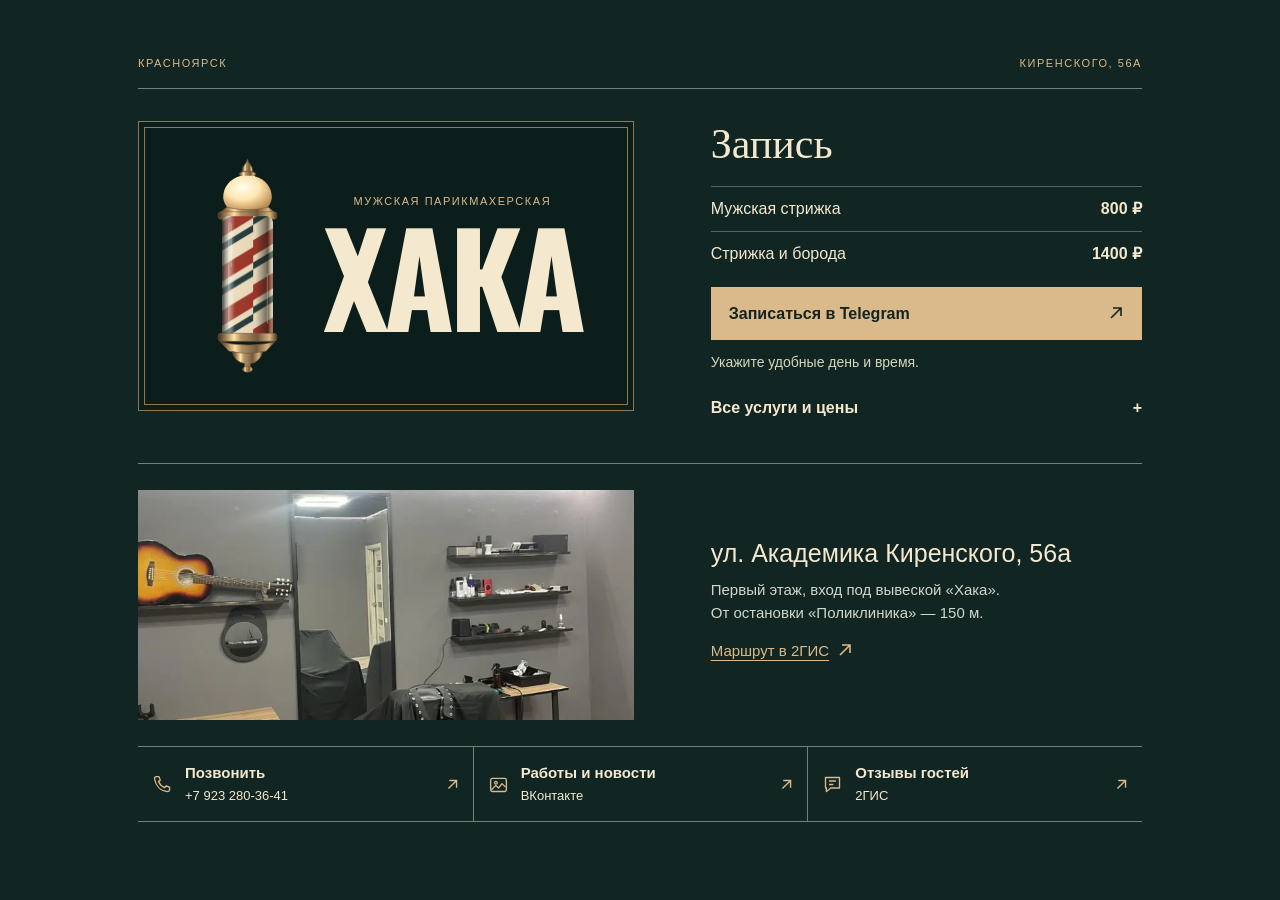
<file: haka/lantern/index.html>
<!doctype html><html lang="ru"><head><meta charset="utf-8"><meta name="viewport" content="width=device-width,initial-scale=1,viewport-fit=cover"><meta name="theme-color" content="#112522"><title>Хака · Мужская парикмахерская</title><link rel="stylesheet" href="shop.css?v=studio3"></head><body>
<dialog class="curtain" aria-label="В мастерской зажигается барберский фонарь">
<div class="wall"></div><div class="glow"></div>
<div class="sign"><div class="lamp"><svg xmlns="http://www.w3.org/2000/svg" viewBox="0 0 200 410" role="img" aria-label="Стеклянный барберский фонарь">
<defs>
 <linearGradient id="brass"><stop stop-color="#3c3022"/><stop offset=".13" stop-color="#a37c53"/><stop offset=".27" stop-color="#ffe2a4"/><stop offset=".39" stop-color="#b29165"/><stop offset=".67" stop-color="#745b3c"/><stop offset=".88" stop-color="#d6b47d"/><stop offset="1" stop-color="#4d3925"/></linearGradient>
 <linearGradient id="glass"><stop stop-color="#182221" stop-opacity=".8"/><stop offset=".16" stop-color="white" stop-opacity=".4"/><stop offset=".26" stop-color="white" stop-opacity=".02"/><stop offset=".66" stop-color="#20221e" stop-opacity=".04"/><stop offset=".90" stop-color="#221c14" stop-opacity=".64"/><stop offset="1" stop-color="#f6ebce" stop-opacity=".35"/></linearGradient>
 <radialGradient id="bulb" cx=".4" cy=".33" r=".72"><stop stop-color="#fffdee"/><stop offset=".48" stop-color="#ffe6b2"/><stop offset="1" stop-color="#b98749"/></radialGradient>
 <pattern id="bands" width="110" height="78" patternUnits="userSpaceOnUse"><rect width="110" height="78" fill="#eadbbc"/><path d="m-110 70 330-198v27L-110 97Zm0 78 330-198v27L-110 175Zm0 78 330-198v27L-110 253Z" fill="#9b3628"/><path d="m-110 109 330-198v12L-110 121Zm0 78 330-198v12L-110 199Z" fill="#253c3a"/></pattern>
 <clipPath id="cylinder"><rect x="55" y="118" width="90" height="213" rx="11"/></clipPath>
</defs>
<g fill="url(#brass)" stroke="#614f38" stroke-width="1.4"><path d="M100 18c-3 11-13 14-8 24h16c5-10-6-14-8-24Z"/><ellipse cx="100" cy="44" rx="15" ry="5"/></g>
<path class="bulb" d="M89 47c-21 5-32 21-32 37 0 9 6 18 13 25h60c7-7 13-16 13-25 0-16-11-32-32-37Z" fill="url(#bulb)"/>
<g fill="url(#brass)" stroke="#715b3b"><path d="M63 102q37 9 74 0l12 10q-50 13-98 0Z"/><rect x="48" y="110" width="104" height="13" rx="5"/></g>
<g clip-path="url(#cylinder)"><g class="rotor"><rect x="53" y="36" width="95" height="381" fill="url(#bands)"/></g><rect x="55" y="117" width="90" height="215" fill="url(#glass)"/><path d="M67 129v184m4-182v75m64 13v86" fill="none" stroke="#fff8df" opacity=".65" stroke-linecap="round"/></g>
<g fill="url(#brass)" stroke="#715b3b"><rect x="48" y="323" width="104" height="14" rx="5"/><path d="M52 338q48 11 96 0l-15 16q-33 9-66 0Z"/><path d="M73 355q27 6 54 0-4 18-22 21v9H95v-9q-18-3-22-21Z"/><ellipse cx="100" cy="386" rx="9" ry="5"/></g></svg>
</div><div class="paint"><span>Мужская парикмахерская</span><b>ХАКА</b></div></div>
</dialog><script>
(() => {
  const scene = document.querySelector('.curtain');
  const motion = matchMedia('(prefers-reduced-motion: reduce)');
  if (!scene.showModal || motion.matches || location.hash) return;
  scene.showModal();
  const end = () => { if (scene.open) scene.close(); };
  scene.addEventListener('animationend', event => {
    if (event.animationName === 'open-shop') end();
  });
  motion.addEventListener('change', end, {once:true});
  setTimeout(end, 7300);
})();
</script>
<main><header><span>Красноярск</span><span>Киренского, 56а</span></header>
<section class="shop"><div class="plaque"><img src="lamp.svg" width="200" height="410" alt=""><div><p>Мужская парикмахерская</p><h1>ХАКА</h1></div></div>
<div class="desk"><h2>Запись</h2><p>Мужская стрижка <strong>800 ₽</strong></p><p>Стрижка и борода <strong>1400 ₽</strong></p><a class="book" href="https://t.me/domnashtam">Записаться в Telegram <svg width="16" height="16" viewBox="0 0 16 16" fill="none" aria-hidden="true"><path d="M3 13 13 3M5 3h8v8" stroke="currentColor" stroke-width="1.6"/></svg></a><p class="booking-note">Укажите удобные день и время.</p><details><summary>Все услуги и цены <span class="plus" aria-hidden="true"></span></summary><p class="price-note">Выберите услугу, чтобы открыть в Telegram черновик сообщения.</p><h3 class="price-heading">Стрижки и борода</h3><ul class="menu-list"><li><a class="service-link" href="https://t.me/domnashtam?text=%D0%97%D0%B4%D1%80%D0%B0%D0%B2%D1%81%D1%82%D0%B2%D1%83%D0%B9%D1%82%D0%B5%21%20%D0%98%D0%BD%D1%82%D0%B5%D1%80%D0%B5%D1%81%D1%83%D0%B5%D1%82%20%D1%83%D1%81%D0%BB%D1%83%D0%B3%D0%B0%20%C2%AB%D0%9C%D1%83%D0%B6%D1%81%D0%BA%D0%B0%D1%8F%20%D1%81%D1%82%D1%80%D0%B8%D0%B6%D0%BA%D0%B0%C2%BB.%20%D0%9A%D0%BE%D0%B3%D0%B4%D0%B0%20%D0%BC%D0%BE%D0%B6%D0%BD%D0%BE%20%D0%B7%D0%B0%D0%BF%D0%B8%D1%81%D0%B0%D1%82%D1%8C%D1%81%D1%8F%3F" aria-label="Мужская стрижка, 800 ₽. Написать в Telegram"><span>Мужская стрижка</span><strong>800 ₽</strong><svg width="14" height="14" viewBox="0 0 16 16" aria-hidden="true"><path d="M3 13 13 3M4 3h9v9" fill="none" stroke="currentColor" stroke-width="1.6"/></svg></a></li><li><a class="service-link" href="https://t.me/domnashtam?text=%D0%97%D0%B4%D1%80%D0%B0%D0%B2%D1%81%D1%82%D0%B2%D1%83%D0%B9%D1%82%D0%B5%21%20%D0%98%D0%BD%D1%82%D0%B5%D1%80%D0%B5%D1%81%D1%83%D0%B5%D1%82%20%D1%83%D1%81%D0%BB%D1%83%D0%B3%D0%B0%20%C2%AB%D0%A1%D1%82%D1%80%D0%B8%D0%B6%D0%BA%D0%B0%20%D0%B8%20%D0%B1%D0%BE%D1%80%D0%BE%D0%B4%D0%B0%C2%BB.%20%D0%9A%D0%BE%D0%B3%D0%B4%D0%B0%20%D0%BC%D0%BE%D0%B6%D0%BD%D0%BE%20%D0%B7%D0%B0%D0%BF%D0%B8%D1%81%D0%B0%D1%82%D1%8C%D1%81%D1%8F%3F" aria-label="Стрижка и борода, 1400 ₽. Написать в Telegram"><span>Стрижка и борода</span><strong>1400 ₽</strong><svg width="14" height="14" viewBox="0 0 16 16" aria-hidden="true"><path d="M3 13 13 3M4 3h9v9" fill="none" stroke="currentColor" stroke-width="1.6"/></svg></a></li><li><a class="service-link" href="https://t.me/domnashtam?text=%D0%97%D0%B4%D1%80%D0%B0%D0%B2%D1%81%D1%82%D0%B2%D1%83%D0%B9%D1%82%D0%B5%21%20%D0%98%D0%BD%D1%82%D0%B5%D1%80%D0%B5%D1%81%D1%83%D0%B5%D1%82%20%D1%83%D1%81%D0%BB%D1%83%D0%B3%D0%B0%20%C2%AB%D0%9E%D1%84%D0%BE%D1%80%D0%BC%D0%BB%D0%B5%D0%BD%D0%B8%D0%B5%20%D0%B1%D0%BE%D1%80%D0%BE%D0%B4%D1%8B%C2%BB.%20%D0%9A%D0%BE%D0%B3%D0%B4%D0%B0%20%D0%BC%D0%BE%D0%B6%D0%BD%D0%BE%20%D0%B7%D0%B0%D0%BF%D0%B8%D1%81%D0%B0%D1%82%D1%8C%D1%81%D1%8F%3F" aria-label="Оформление бороды, 600 ₽. Написать в Telegram"><span>Оформление бороды</span><strong>600 ₽</strong><svg width="14" height="14" viewBox="0 0 16 16" aria-hidden="true"><path d="M3 13 13 3M4 3h9v9" fill="none" stroke="currentColor" stroke-width="1.6"/></svg></a></li><li><a class="service-link" href="https://t.me/domnashtam?text=%D0%97%D0%B4%D1%80%D0%B0%D0%B2%D1%81%D1%82%D0%B2%D1%83%D0%B9%D1%82%D0%B5%21%20%D0%98%D0%BD%D1%82%D0%B5%D1%80%D0%B5%D1%81%D1%83%D0%B5%D1%82%20%D1%83%D1%81%D0%BB%D1%83%D0%B3%D0%B0%20%C2%AB%D0%A1%D1%82%D1%80%D0%B8%D0%B6%D0%BA%D0%B0%20%D0%BF%D0%BE%D0%B4%20%D0%BE%D0%B4%D0%BD%D1%83%20%D0%BD%D0%B0%D1%81%D0%B0%D0%B4%D0%BA%D1%83%C2%BB.%20%D0%9A%D0%BE%D0%B3%D0%B4%D0%B0%20%D0%BC%D0%BE%D0%B6%D0%BD%D0%BE%20%D0%B7%D0%B0%D0%BF%D0%B8%D1%81%D0%B0%D1%82%D1%8C%D1%81%D1%8F%3F" aria-label="Стрижка под одну насадку, 600 ₽. Написать в Telegram"><span>Стрижка под одну насадку</span><strong>600 ₽</strong><svg width="14" height="14" viewBox="0 0 16 16" aria-hidden="true"><path d="M3 13 13 3M4 3h9v9" fill="none" stroke="currentColor" stroke-width="1.6"/></svg></a></li></ul><h3 class="price-heading">Контуры и укладка</h3><ul class="menu-list"><li><a class="service-link" href="https://t.me/domnashtam?text=%D0%97%D0%B4%D1%80%D0%B0%D0%B2%D1%81%D1%82%D0%B2%D1%83%D0%B9%D1%82%D0%B5%21%20%D0%98%D0%BD%D1%82%D0%B5%D1%80%D0%B5%D1%81%D1%83%D0%B5%D1%82%20%D1%83%D1%81%D0%BB%D1%83%D0%B3%D0%B0%20%C2%AB%D0%9E%D0%BA%D0%B0%D0%BD%D1%82%D0%BE%D0%B2%D0%BA%D0%B0%C2%BB.%20%D0%9A%D0%BE%D0%B3%D0%B4%D0%B0%20%D0%BC%D0%BE%D0%B6%D0%BD%D0%BE%20%D0%B7%D0%B0%D0%BF%D0%B8%D1%81%D0%B0%D1%82%D1%8C%D1%81%D1%8F%3F" aria-label="Окантовка, 200 ₽. Написать в Telegram"><span>Окантовка</span><strong>200 ₽</strong><svg width="14" height="14" viewBox="0 0 16 16" aria-hidden="true"><path d="M3 13 13 3M4 3h9v9" fill="none" stroke="currentColor" stroke-width="1.6"/></svg></a></li><li><a class="service-link" href="https://t.me/domnashtam?text=%D0%97%D0%B4%D1%80%D0%B0%D0%B2%D1%81%D1%82%D0%B2%D1%83%D0%B9%D1%82%D0%B5%21%20%D0%98%D0%BD%D1%82%D0%B5%D1%80%D0%B5%D1%81%D1%83%D0%B5%D1%82%20%D1%83%D1%81%D0%BB%D1%83%D0%B3%D0%B0%20%C2%AB%D0%A3%D0%BA%D0%BB%D0%B0%D0%B4%D0%BA%D0%B0%C2%BB.%20%D0%9A%D0%BE%D0%B3%D0%B4%D0%B0%20%D0%BC%D0%BE%D0%B6%D0%BD%D0%BE%20%D0%B7%D0%B0%D0%BF%D0%B8%D1%81%D0%B0%D1%82%D1%8C%D1%81%D1%8F%3F" aria-label="Укладка, 200 ₽. Написать в Telegram"><span>Укладка</span><strong>200 ₽</strong><svg width="14" height="14" viewBox="0 0 16 16" aria-hidden="true"><path d="M3 13 13 3M4 3h9v9" fill="none" stroke="currentColor" stroke-width="1.6"/></svg></a></li><li><a class="service-link" href="https://t.me/domnashtam?text=%D0%97%D0%B4%D1%80%D0%B0%D0%B2%D1%81%D1%82%D0%B2%D1%83%D0%B9%D1%82%D0%B5%21%20%D0%98%D0%BD%D1%82%D0%B5%D1%80%D0%B5%D1%81%D1%83%D0%B5%D1%82%20%D1%83%D1%81%D0%BB%D1%83%D0%B3%D0%B0%20%C2%AB%D0%9A%D0%BE%D1%80%D1%80%D0%B5%D0%BA%D1%86%D0%B8%D1%8F%20%D0%B1%D1%80%D0%BE%D0%B2%D0%B5%D0%B9%C2%BB.%20%D0%9A%D0%BE%D0%B3%D0%B4%D0%B0%20%D0%BC%D0%BE%D0%B6%D0%BD%D0%BE%20%D0%B7%D0%B0%D0%BF%D0%B8%D1%81%D0%B0%D1%82%D1%8C%D1%81%D1%8F%3F" aria-label="Коррекция бровей, 100 ₽. Написать в Telegram"><span>Коррекция бровей</span><strong>100 ₽</strong><svg width="14" height="14" viewBox="0 0 16 16" aria-hidden="true"><path d="M3 13 13 3M4 3h9v9" fill="none" stroke="currentColor" stroke-width="1.6"/></svg></a></li><li><a class="service-link" href="https://t.me/domnashtam?text=%D0%97%D0%B4%D1%80%D0%B0%D0%B2%D1%81%D1%82%D0%B2%D1%83%D0%B9%D1%82%D0%B5%21%20%D0%98%D0%BD%D1%82%D0%B5%D1%80%D0%B5%D1%81%D1%83%D0%B5%D1%82%20%D1%83%D1%81%D0%BB%D1%83%D0%B3%D0%B0%20%C2%AB%D0%9F%D1%80%D0%BE%D0%B1%D0%BE%D1%80%C2%BB.%20%D0%9A%D0%BE%D0%B3%D0%B4%D0%B0%20%D0%BC%D0%BE%D0%B6%D0%BD%D0%BE%20%D0%B7%D0%B0%D0%BF%D0%B8%D1%81%D0%B0%D1%82%D1%8C%D1%81%D1%8F%3F" aria-label="Пробор, 100 ₽. Написать в Telegram"><span>Пробор</span><strong>100 ₽</strong><svg width="14" height="14" viewBox="0 0 16 16" aria-hidden="true"><path d="M3 13 13 3M4 3h9v9" fill="none" stroke="currentColor" stroke-width="1.6"/></svg></a></li></ul><h3 class="price-heading">Уход</h3><ul class="menu-list"><li><a class="service-link" href="https://t.me/domnashtam?text=%D0%97%D0%B4%D1%80%D0%B0%D0%B2%D1%81%D1%82%D0%B2%D1%83%D0%B9%D1%82%D0%B5%21%20%D0%98%D0%BD%D1%82%D0%B5%D1%80%D0%B5%D1%81%D1%83%D0%B5%D1%82%20%D1%83%D1%81%D0%BB%D1%83%D0%B3%D0%B0%20%C2%AB%D0%9A%D0%BE%D1%80%D1%80%D0%B5%D0%BA%D1%86%D0%B8%D1%8F%20%D0%B2%D0%BE%D1%81%D0%BA%D0%BE%D0%BC%C2%BB.%20%D0%9A%D0%BE%D0%B3%D0%B4%D0%B0%20%D0%BC%D0%BE%D0%B6%D0%BD%D0%BE%20%D0%B7%D0%B0%D0%BF%D0%B8%D1%81%D0%B0%D1%82%D1%8C%D1%81%D1%8F%3F" aria-label="Коррекция воском, 200 ₽. Написать в Telegram"><span>Коррекция воском</span><strong>200 ₽</strong><svg width="14" height="14" viewBox="0 0 16 16" aria-hidden="true"><path d="M3 13 13 3M4 3h9v9" fill="none" stroke="currentColor" stroke-width="1.6"/></svg></a></li><li><a class="service-link" href="https://t.me/domnashtam?text=%D0%97%D0%B4%D1%80%D0%B0%D0%B2%D1%81%D1%82%D0%B2%D1%83%D0%B9%D1%82%D0%B5%21%20%D0%98%D0%BD%D1%82%D0%B5%D1%80%D0%B5%D1%81%D1%83%D0%B5%D1%82%20%D1%83%D1%81%D0%BB%D1%83%D0%B3%D0%B0%20%C2%AB%D0%9F%D0%B8%D0%BB%D0%B8%D0%BD%D0%B3%20%D0%B3%D0%BE%D0%BB%D0%BE%D0%B2%D1%8B%C2%BB.%20%D0%9A%D0%BE%D0%B3%D0%B4%D0%B0%20%D0%BC%D0%BE%D0%B6%D0%BD%D0%BE%20%D0%B7%D0%B0%D0%BF%D0%B8%D1%81%D0%B0%D1%82%D1%8C%D1%81%D1%8F%3F" aria-label="Пилинг головы, 200 ₽. Написать в Telegram"><span>Пилинг головы</span><strong>200 ₽</strong><svg width="14" height="14" viewBox="0 0 16 16" aria-hidden="true"><path d="M3 13 13 3M4 3h9v9" fill="none" stroke="currentColor" stroke-width="1.6"/></svg></a></li></ul></details></div></section>
<section class="visit"><img src="studio.webp" width="640" height="480" loading="lazy" alt="Интерьер мастерской «Хака»"><div><h2>ул. Академика Киренского, 56а</h2><p>Первый этаж, вход под вывеской «Хака».<br>От остановки «Поликлиника» — 150 м.</p><a href="https://2gis.ru/krasnoyarsk/directions/points/%7C92.801819%2C56.001845%3B70000001113650553">Маршрут в 2ГИС <svg width="16" height="16" viewBox="0 0 16 16" fill="none" aria-hidden="true"><path d="M3 13 13 3M5 3h8v8" stroke="currentColor" stroke-width="1.6"/></svg></a></div></section>
<nav class="contact-strip" aria-label="Контакты"><a href="tel:+79232803641"><svg class="contact-icon" width="21" height="21" viewBox="0 0 24 24" fill="none" stroke="currentColor" stroke-width="1.55" stroke-linejoin="round" aria-hidden="true"><path d="M5 3h3l1.4 4-2 1.7a13 13 0 0 0 7 7l1.7-2 4 1.4v3c0 1-1 2-2 2C10 19.5 4.4 14 3 6c-.3-1.7.4-3 2-3Z"/></svg><span><b>Позвонить</b><small>+7 923 280-36-41</small></span><svg class="link-out" width="13" height="13" viewBox="0 0 16 16" aria-hidden="true"><path d="M3 13 13 3M4 3h9v9" fill="none" stroke="currentColor" stroke-width="1.7"/></svg></a><a href="https://vk.com/domubee"><svg class="contact-icon" width="21" height="21" viewBox="0 0 24 24" fill="none" stroke="currentColor" stroke-width="1.55" stroke-linejoin="round" aria-hidden="true"><rect x="3" y="5" width="18" height="15" rx="2"/><circle cx="9" cy="10" r="1.5"/><path d="m4 18 5-5 3 3 4-5 4 4"/></svg><span><b>Работы и новости</b><small>ВКонтакте</small></span><svg class="link-out" width="13" height="13" viewBox="0 0 16 16" aria-hidden="true"><path d="M3 13 13 3M4 3h9v9" fill="none" stroke="currentColor" stroke-width="1.7"/></svg></a><a href="https://2gis.ru/krasnoyarsk/firm/70000001113650553/tab/reviews"><svg class="contact-icon" width="21" height="21" viewBox="0 0 24 24" fill="none" stroke="currentColor" stroke-width="1.55" stroke-linejoin="round" aria-hidden="true"><path d="M4 4h16v12H10l-5 4v-4H4z"/><path d="M8 8h8m-8 4h5"/></svg><span><b>Отзывы гостей</b><small>2ГИС</small></span><svg class="link-out" width="13" height="13" viewBox="0 0 16 16" aria-hidden="true"><path d="M3 13 13 3M4 3h9v9" fill="none" stroke="currentColor" stroke-width="1.7"/></svg></a></nav></main></body></html>
</file>
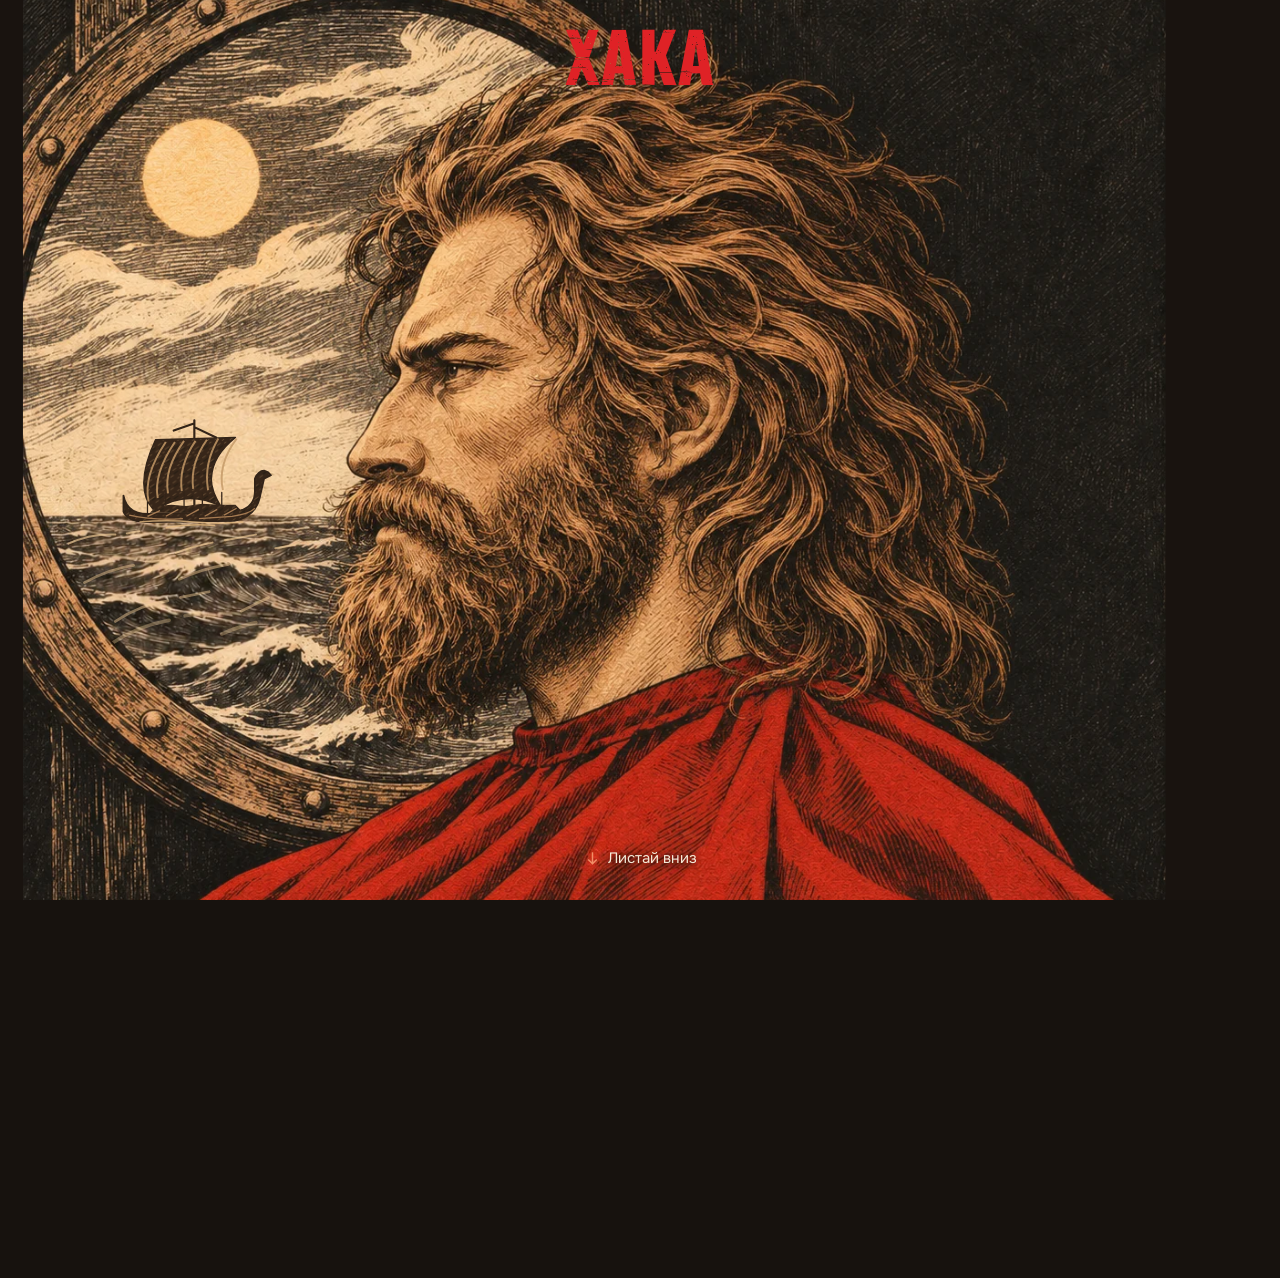
<file: haka/taplink/index.html>
<!doctype html>
<html lang="ru">
<head>
  <meta charset="utf-8">
  <meta name="viewport" content="width=device-width, initial-scale=1, viewport-fit=cover">
  <meta name="theme-color" content="#17120e">
  <meta name="description" content="Хака. Мужские стрижки в Красноярске. Запись, прайс и маршрут.">
  <title>Хака · Запись</title>
  <script>
    if (!matchMedia('(prefers-reduced-motion: reduce)').matches && location.hash !== '#links') {
      document.documentElement.classList.add('scene-gated');
      window.sceneLoadFallback = setTimeout(() => document.documentElement.classList.remove('scene-gated'), 12000);
    }
  </script>
  <link rel="preload" as="image" href="img/overgrown.webp">
  <link rel="stylesheet" href="tap-saga.css?v=studio3">
</head>
<body>
  <main>
    <section class="saga" id="scene" aria-label="Стрижка северянина">
      <div class="stage">
        
        <div class="projection">
          <img class="poster" src="img/groomed.webp" width="1254" height="1254" alt="Северянин в барберской накидке. За круглым окном корабль в море.">
          <svg class="portrait" viewBox="0 0 1000 1000" aria-hidden="true">
            <defs>
              <linearGradient id="back-sweep" x1="0" y1="1100" x2="0" y2="1170" gradientUnits="userSpaceOnUse"><stop stop-color="#000"/><stop offset="1" stop-color="#fff"/></linearGradient>
              <linearGradient id="side-sweep" x1="1100" y1="0" x2="1170" y2="0" gradientUnits="userSpaceOnUse"><stop stop-color="#000"/><stop offset="1" stop-color="#fff"/></linearGradient>
              <linearGradient id="beard-sweep" x1="900" y1="350" x2="960" y2="415" gradientUnits="userSpaceOnUse"><stop stop-color="#000"/><stop offset="1" stop-color="#fff"/></linearGradient>
              <mask id="back-progress" maskUnits="userSpaceOnUse" x="0" y="0" width="1000" height="1000"><rect width="1000" height="1000" fill="url(#back-sweep)"/></mask>
              <mask id="side-progress" maskUnits="userSpaceOnUse" x="0" y="0" width="1000" height="1000"><rect width="1000" height="1000" fill="url(#side-sweep)"/></mask>
              <mask id="beard-progress" maskUnits="userSpaceOnUse" x="0" y="0" width="1000" height="1000"><rect width="1000" height="1000" fill="url(#beard-sweep)"/></mask>
              <clipPath id="porthole-motion">
                <path d="M20 383H257L267 475 247 528 244 605Q191 641 113 630Q48 579 25 503Z"/>
              </clipPath>
              <pattern id="ship-ink" width="13" height="11" patternUnits="userSpaceOnUse">
                <rect width="13" height="11" fill="#372619"/>
                <path d="M-2 9 4 5m3-1 3-2m1 9 4-3M0 2 2 1M5 10l3-2" stroke="#a98458" stroke-width=".65" opacity=".55"/>
                <path d="M2 8 5 6m3 1 4-3" stroke="#261e13" stroke-width="1.1"/>
              </pattern>
              <linearGradient id="metal" x2="0%" y2="100%"><stop stop-color="#ffedc3"/><stop offset=".49" stop-color="#deaf75"/><stop offset=".51" stop-color="#8b684e"/><stop offset="1" stop-color="#e9c59c"/></linearGradient>
              <pattern id="teeth" x="-63" y="6" width="6" height="22" patternUnits="userSpaceOnUse"><path d="M2 0v19l1 2 1-2V0z" fill="#d8a16a"/></pattern>
              <path id="fragment" d="M0 0q12 0 18 8t13 12q-15-1-23-10T0 0Z"/>
            </defs>
            <image id="portrait-before" href="img/overgrown.webp" width="1000" height="1000"/>
            <image href="img/cut-nape.webp" x="552" y="139" width="423" height="633" mask="url(#back-progress)"/>
            <image href="img/cut-sides.webp" x="221" y="22" width="757" height="741" mask="url(#side-progress)"/>
            <image href="img/cut-beard.webp" x="205" y="361" width="421" height="370" mask="url(#beard-progress)"/>
            <image id="portrait-finish" href="img/groomed.webp" width="1000" height="1000" opacity="0"/>
            <image href="img/cut-sea.webp" x="33" y="353" width="220" height="184"/>
            <g class="sea" clip-path="url(#porthole-motion)">
              <image href="img/cut-water.webp" x="23" y="474" width="238" height="181" class="sea-water"/>
              <g id="ship-track" transform="translate(138 488)">
                <g class="ship-rock">
                  <g fill="url(#ship-ink)" stroke="#332418" stroke-linecap="round" stroke-linejoin="round">
                    <path d="M0-84v79m-1-76-17 6m18-3 19 9" fill="none" stroke-width="1.9"/>
                    <path d="M-34-67 36-69Q16-53 15-34q-1 10 8 25-31-15-58 4-19-19 1-62Z" stroke-width="1.2"/>
                    <path d="M-62-18q3 16 21 16l77-2q17-3 17-18v-11q3-7 8-7 4 1 6 4l-6 3-3 13Q55 0 35 4l-78 1q-16-1-19-9Z" stroke-width="1.6"/>
                    <path d="M-41-20v17M-25-21v17m16-17v16m16-16v16m17-16v14" fill="none" stroke-width="1.1"/>
                    <path d="M-33-9-20-10-7-9 7-11 22-10 36-10l7 7h-82Z" stroke="none"/>
                  </g>
                  <path d="M-25-65q-20 30-15 52m23-52q-19 28-15 49m23-50q-18 25-14 46m24-46q-15 22-12 44m22-45q-15 21-12 43m22-44q-13 22-9 45m25-45q-17 23-12 45" fill="none" stroke="#c69b68" stroke-width="1.7" opacity=".83"/>
                  <path d="M-57-1q22 5 47 3m14 0 29-2q15-2 20-7m-94 7 11-5m5 5 11-6m7 6 11-6m5 6 11-6m6 5 11-6" fill="none" stroke="#a67b52" stroke-width="1.14"/>
                  <path d="M-48 5q24-2 47 0t44 0m-68 5q21-4 43-2" fill="none" stroke="#e7bd83" stroke-width="1.3" opacity=".78"/>
                </g>
              </g>
              <g class="sea-ripples" fill="none" stroke="#f1cd98" stroke-linecap="round">
                <path d="M40 512q19-9 41-8m10-1 11-2m32 19q15-6 32-9m11-2 27-5m17 12 17-3" stroke-width="1.7" opacity=".65"/>
                <path d="M54 546q22-12 43-15m11-3 14-1m15 16q19-9 43-13m12-4 16-1m-127 55q22-15 46-18m11-3 25-5m28 17 24-12" stroke-width="2.4" opacity=".46"/>
                <path d="M78 599q23-15 50-20m14-4 13-2m19 18q16-7 30-10" stroke-width="3.1" opacity=".35"/>
              </g>
            </g>
            <g stroke-linecap="round" stroke-linejoin="round">
              <g id="comb" opacity="0">
                <path d="M-75 4h156v-14H-75q-8 0-8 7t8 7Z" fill="#442219" stroke="#160e0a" stroke-width="3"/>
                <path d="M-70 3H82v7H-70Z" fill="#bc7852"/>
                <path d="M-63 6H81v22H-63Z" fill="url(#teeth)"/>
                <path d="M-73-7H79" fill="none" stroke="#e4a173" stroke-width="1.3"/>
              </g>
              <g id="scissors" opacity="0">
                <g id="jaw-a">
                  <path d="M10 1Q-23-13-112-13q10 9 33 13L-7 9q23 3 42-2l5-10-30 4Z" fill="url(#metal)" stroke="#251812" stroke-width="2.7"/>
                  <path d="M-109-12Q-46-10 5 0" stroke="#fff1d3" stroke-width="1.7" fill="none"/>
                  <ellipse cx="48" cy="4" rx="18" ry="13" fill="none" stroke="#201610" stroke-width="9" transform="rotate(-12 48 4)"/>
                  <ellipse cx="48" cy="4" rx="18" ry="13" fill="none" stroke="#e5b685" stroke-width="5" transform="rotate(-12 48 4)"/>
                </g>
                <g id="jaw-b">
                  <path d="M10 0Q-27 12-112 13q10-8 35-12L-7-8q23-3 41 1l5 11-29-4Z" fill="url(#metal)" stroke="#251812" stroke-width="2.7"/>
                  <path d="M-109 12Q-43 6 4 0" stroke="#fff0c9" stroke-width="1.5" fill="none"/>
                  <ellipse cx="48" cy="-4" rx="18" ry="13" fill="none" stroke="#201610" stroke-width="9" transform="rotate(12 48 -4)"/>
                  <ellipse cx="48" cy="-4" rx="18" ry="13" fill="none" stroke="#e5b685" stroke-width="5" transform="rotate(12 48 -4)"/>
                  <path d="M63-9q12-9 17-3" fill="none" stroke="#e5b685" stroke-width="4"/>
                </g>
                <circle r="6" fill="#bf9167" stroke="#322216" stroke-width="2"/>
                <path d="m-3 2 6-4" stroke="#453225" stroke-width="1.4"/>
              </g>
              <g id="trimmer" opacity="0">
                <path d="M-27 0h54l-3 23-10 12v76q0 13-13 13h-3q-13 0-13-13V35l-10-12z" fill="#33241d" stroke="#120d0a" stroke-width="5"/>
                <path d="M-22 0h44v18h-44z" fill="url(#metal)" stroke="#261a13" stroke-width="2"/>
                <path d="M-20-4v9m6-10V5m7-10V5m7-10V5m7-10V5m7-10V5m6-9v9" fill="none" stroke="#e2bd86" stroke-width="2.6"/>
                <path d="M-9 35V102q0 6 7 8M10 36v59" fill="none" stroke="#a36f49" stroke-width="2.5"/>
                <rect x="-6" y="51" width="12" height="27" rx="4" fill="#8b5437"/>
                <path d="M-3 58h6m-6 5h6m-6 5h6" stroke="#e1b480" stroke-width="1"/>
              </g>
              <g id="clippings" fill="#804c2b" opacity="0">
                <use href="#fragment"/><use href="#fragment" transform="translate(34 18) rotate(23) scale(.8)"/><use href="#fragment" transform="translate(-20 34) rotate(30) scale(.52)"/><use href="#fragment" transform="translate(40 67) rotate(15) scale(.43)"/>
              </g>
            </g>
          </svg>
        </div>

<svg class="stage-logo" viewBox="0 0 400 140" role="img" aria-label="Хака">
      <defs>
        <filter id="wear" x="-5%" y="-10%" width="110%" height="120%">
          <feTurbulence type="fractalNoise" baseFrequency=".03" numOctaves="2" seed="5" result="w"/>
          <feDisplacementMap in="SourceGraphic" in2="w" scale="1.6" result="d"/>
          <feTurbulence type="fractalNoise" baseFrequency=".005 .3" numOctaves="3" seed="3" result="st"/>
          <feColorMatrix in="st" type="matrix" values="0 0 0 0 0 0 0 0 0 0 0 0 0 0 0 -30 0 0 0 22.4" result="m1"/>
          <feTurbulence type="fractalNoise" baseFrequency=".45" numOctaves="2" seed="8" result="n"/>
          <feColorMatrix in="n" type="matrix" values="0 0 0 0 0 0 0 0 0 0 0 0 0 0 0 -30 0 0 0 23.2" result="m2"/>
          <feComposite in="m1" in2="m2" operator="in" result="m"/>
          <feComponentTransfer in="m" result="mm"><feFuncA type="linear" slope=".55" intercept=".45"/></feComponentTransfer>
          <feComposite in="d" in2="mm" operator="in"/>
        </filter>
      </defs>
      <g filter="url(#wear)"><text x="200" y="112" text-anchor="middle" font-family="Oswald" font-weight="700" font-size="132" fill="#DF2225">ХАКА</text></g>
    </svg>
        <a class="jump" href="#links">К ссылкам</a>
        <div class="stage-footer" hidden>
          <p class="scroll-cue">
            <svg width="17" height="17" viewBox="0 0 16 16" aria-hidden="true"><path d="M8 2v11m-4-4 4 4 4-4" fill="none" stroke="currentColor" stroke-width="1.4"/></svg>
            Листай вниз
          </p>
        </div>
      </div>
    </section>
    <section class="tap" id="links" aria-labelledby="tap-title">
      <div class="tap-inner">
        <header class="studio"><img src="img/room.jpg" alt="Интерьер барбершопа Хака" width="640" height="480" loading="lazy"><div class="studio-title">
        <h1 id="tap-title" tabindex="-1">ХАКА<span>.</span></h1>
        <p class="tap-summary">Мужские стрижки</p>
        </div></header>
        <div class="master-intro"><h2>Запись</h2><dl><div><dt>Мужская стрижка</dt><dd>800 ₽</dd></div><div><dt>Стрижка и борода</dt><dd>1400 ₽</dd></div></dl></div>
        <div class="tap-actions">
          <a class="tap-primary" href="https://t.me/domnashtam" target="_blank" rel="noopener">Записаться в Telegram <span aria-hidden="true"><svg width="16" height="16" viewBox="0 0 16 16" fill="none" aria-hidden="true" focusable="false"><path d="M3 13 12 4M4 4h8v8" stroke="currentColor" stroke-width="1.6" stroke-linecap="round" stroke-linejoin="round"/></svg></span></a><p class="booking-note">Укажите удобные день и время.</p>


        </div>
        <details class="prices">
          <summary>Все услуги и цены <span aria-hidden="true">+</span></summary><p class="price-note">Выберите услугу, чтобы открыть в Telegram черновик сообщения.</p><h3 class="price-heading">Стрижки и борода</h3><ul class="menu-list"><li><a class="service-link" href="https://t.me/domnashtam?text=%D0%97%D0%B4%D1%80%D0%B0%D0%B2%D1%81%D1%82%D0%B2%D1%83%D0%B9%D1%82%D0%B5%21%20%D0%98%D0%BD%D1%82%D0%B5%D1%80%D0%B5%D1%81%D1%83%D0%B5%D1%82%20%D1%83%D1%81%D0%BB%D1%83%D0%B3%D0%B0%20%C2%AB%D0%9C%D1%83%D0%B6%D1%81%D0%BA%D0%B0%D1%8F%20%D1%81%D1%82%D1%80%D0%B8%D0%B6%D0%BA%D0%B0%C2%BB.%20%D0%9A%D0%BE%D0%B3%D0%B4%D0%B0%20%D0%BC%D0%BE%D0%B6%D0%BD%D0%BE%20%D0%B7%D0%B0%D0%BF%D0%B8%D1%81%D0%B0%D1%82%D1%8C%D1%81%D1%8F%3F" aria-label="Мужская стрижка, 800 ₽. Написать в Telegram"><span>Мужская стрижка</span><strong>800 ₽</strong><svg width="14" height="14" viewBox="0 0 16 16" aria-hidden="true"><path d="M3 13 13 3M4 3h9v9" fill="none" stroke="currentColor" stroke-width="1.6"/></svg></a></li><li><a class="service-link" href="https://t.me/domnashtam?text=%D0%97%D0%B4%D1%80%D0%B0%D0%B2%D1%81%D1%82%D0%B2%D1%83%D0%B9%D1%82%D0%B5%21%20%D0%98%D0%BD%D1%82%D0%B5%D1%80%D0%B5%D1%81%D1%83%D0%B5%D1%82%20%D1%83%D1%81%D0%BB%D1%83%D0%B3%D0%B0%20%C2%AB%D0%A1%D1%82%D1%80%D0%B8%D0%B6%D0%BA%D0%B0%20%D0%B8%20%D0%B1%D0%BE%D1%80%D0%BE%D0%B4%D0%B0%C2%BB.%20%D0%9A%D0%BE%D0%B3%D0%B4%D0%B0%20%D0%BC%D0%BE%D0%B6%D0%BD%D0%BE%20%D0%B7%D0%B0%D0%BF%D0%B8%D1%81%D0%B0%D1%82%D1%8C%D1%81%D1%8F%3F" aria-label="Стрижка и борода, 1400 ₽. Написать в Telegram"><span>Стрижка и борода</span><strong>1400 ₽</strong><svg width="14" height="14" viewBox="0 0 16 16" aria-hidden="true"><path d="M3 13 13 3M4 3h9v9" fill="none" stroke="currentColor" stroke-width="1.6"/></svg></a></li><li><a class="service-link" href="https://t.me/domnashtam?text=%D0%97%D0%B4%D1%80%D0%B0%D0%B2%D1%81%D1%82%D0%B2%D1%83%D0%B9%D1%82%D0%B5%21%20%D0%98%D0%BD%D1%82%D0%B5%D1%80%D0%B5%D1%81%D1%83%D0%B5%D1%82%20%D1%83%D1%81%D0%BB%D1%83%D0%B3%D0%B0%20%C2%AB%D0%9E%D1%84%D0%BE%D1%80%D0%BC%D0%BB%D0%B5%D0%BD%D0%B8%D0%B5%20%D0%B1%D0%BE%D1%80%D0%BE%D0%B4%D1%8B%C2%BB.%20%D0%9A%D0%BE%D0%B3%D0%B4%D0%B0%20%D0%BC%D0%BE%D0%B6%D0%BD%D0%BE%20%D0%B7%D0%B0%D0%BF%D0%B8%D1%81%D0%B0%D1%82%D1%8C%D1%81%D1%8F%3F" aria-label="Оформление бороды, 600 ₽. Написать в Telegram"><span>Оформление бороды</span><strong>600 ₽</strong><svg width="14" height="14" viewBox="0 0 16 16" aria-hidden="true"><path d="M3 13 13 3M4 3h9v9" fill="none" stroke="currentColor" stroke-width="1.6"/></svg></a></li><li><a class="service-link" href="https://t.me/domnashtam?text=%D0%97%D0%B4%D1%80%D0%B0%D0%B2%D1%81%D1%82%D0%B2%D1%83%D0%B9%D1%82%D0%B5%21%20%D0%98%D0%BD%D1%82%D0%B5%D1%80%D0%B5%D1%81%D1%83%D0%B5%D1%82%20%D1%83%D1%81%D0%BB%D1%83%D0%B3%D0%B0%20%C2%AB%D0%A1%D1%82%D1%80%D0%B8%D0%B6%D0%BA%D0%B0%20%D0%BF%D0%BE%D0%B4%20%D0%BE%D0%B4%D0%BD%D1%83%20%D0%BD%D0%B0%D1%81%D0%B0%D0%B4%D0%BA%D1%83%C2%BB.%20%D0%9A%D0%BE%D0%B3%D0%B4%D0%B0%20%D0%BC%D0%BE%D0%B6%D0%BD%D0%BE%20%D0%B7%D0%B0%D0%BF%D0%B8%D1%81%D0%B0%D1%82%D1%8C%D1%81%D1%8F%3F" aria-label="Стрижка под одну насадку, 600 ₽. Написать в Telegram"><span>Стрижка под одну насадку</span><strong>600 ₽</strong><svg width="14" height="14" viewBox="0 0 16 16" aria-hidden="true"><path d="M3 13 13 3M4 3h9v9" fill="none" stroke="currentColor" stroke-width="1.6"/></svg></a></li></ul><h3 class="price-heading">Контуры и укладка</h3><ul class="menu-list"><li><a class="service-link" href="https://t.me/domnashtam?text=%D0%97%D0%B4%D1%80%D0%B0%D0%B2%D1%81%D1%82%D0%B2%D1%83%D0%B9%D1%82%D0%B5%21%20%D0%98%D0%BD%D1%82%D0%B5%D1%80%D0%B5%D1%81%D1%83%D0%B5%D1%82%20%D1%83%D1%81%D0%BB%D1%83%D0%B3%D0%B0%20%C2%AB%D0%9E%D0%BA%D0%B0%D0%BD%D1%82%D0%BE%D0%B2%D0%BA%D0%B0%C2%BB.%20%D0%9A%D0%BE%D0%B3%D0%B4%D0%B0%20%D0%BC%D0%BE%D0%B6%D0%BD%D0%BE%20%D0%B7%D0%B0%D0%BF%D0%B8%D1%81%D0%B0%D1%82%D1%8C%D1%81%D1%8F%3F" aria-label="Окантовка, 200 ₽. Написать в Telegram"><span>Окантовка</span><strong>200 ₽</strong><svg width="14" height="14" viewBox="0 0 16 16" aria-hidden="true"><path d="M3 13 13 3M4 3h9v9" fill="none" stroke="currentColor" stroke-width="1.6"/></svg></a></li><li><a class="service-link" href="https://t.me/domnashtam?text=%D0%97%D0%B4%D1%80%D0%B0%D0%B2%D1%81%D1%82%D0%B2%D1%83%D0%B9%D1%82%D0%B5%21%20%D0%98%D0%BD%D1%82%D0%B5%D1%80%D0%B5%D1%81%D1%83%D0%B5%D1%82%20%D1%83%D1%81%D0%BB%D1%83%D0%B3%D0%B0%20%C2%AB%D0%A3%D0%BA%D0%BB%D0%B0%D0%B4%D0%BA%D0%B0%C2%BB.%20%D0%9A%D0%BE%D0%B3%D0%B4%D0%B0%20%D0%BC%D0%BE%D0%B6%D0%BD%D0%BE%20%D0%B7%D0%B0%D0%BF%D0%B8%D1%81%D0%B0%D1%82%D1%8C%D1%81%D1%8F%3F" aria-label="Укладка, 200 ₽. Написать в Telegram"><span>Укладка</span><strong>200 ₽</strong><svg width="14" height="14" viewBox="0 0 16 16" aria-hidden="true"><path d="M3 13 13 3M4 3h9v9" fill="none" stroke="currentColor" stroke-width="1.6"/></svg></a></li><li><a class="service-link" href="https://t.me/domnashtam?text=%D0%97%D0%B4%D1%80%D0%B0%D0%B2%D1%81%D1%82%D0%B2%D1%83%D0%B9%D1%82%D0%B5%21%20%D0%98%D0%BD%D1%82%D0%B5%D1%80%D0%B5%D1%81%D1%83%D0%B5%D1%82%20%D1%83%D1%81%D0%BB%D1%83%D0%B3%D0%B0%20%C2%AB%D0%9A%D0%BE%D1%80%D1%80%D0%B5%D0%BA%D1%86%D0%B8%D1%8F%20%D0%B1%D1%80%D0%BE%D0%B2%D0%B5%D0%B9%C2%BB.%20%D0%9A%D0%BE%D0%B3%D0%B4%D0%B0%20%D0%BC%D0%BE%D0%B6%D0%BD%D0%BE%20%D0%B7%D0%B0%D0%BF%D0%B8%D1%81%D0%B0%D1%82%D1%8C%D1%81%D1%8F%3F" aria-label="Коррекция бровей, 100 ₽. Написать в Telegram"><span>Коррекция бровей</span><strong>100 ₽</strong><svg width="14" height="14" viewBox="0 0 16 16" aria-hidden="true"><path d="M3 13 13 3M4 3h9v9" fill="none" stroke="currentColor" stroke-width="1.6"/></svg></a></li><li><a class="service-link" href="https://t.me/domnashtam?text=%D0%97%D0%B4%D1%80%D0%B0%D0%B2%D1%81%D1%82%D0%B2%D1%83%D0%B9%D1%82%D0%B5%21%20%D0%98%D0%BD%D1%82%D0%B5%D1%80%D0%B5%D1%81%D1%83%D0%B5%D1%82%20%D1%83%D1%81%D0%BB%D1%83%D0%B3%D0%B0%20%C2%AB%D0%9F%D1%80%D0%BE%D0%B1%D0%BE%D1%80%C2%BB.%20%D0%9A%D0%BE%D0%B3%D0%B4%D0%B0%20%D0%BC%D0%BE%D0%B6%D0%BD%D0%BE%20%D0%B7%D0%B0%D0%BF%D0%B8%D1%81%D0%B0%D1%82%D1%8C%D1%81%D1%8F%3F" aria-label="Пробор, 100 ₽. Написать в Telegram"><span>Пробор</span><strong>100 ₽</strong><svg width="14" height="14" viewBox="0 0 16 16" aria-hidden="true"><path d="M3 13 13 3M4 3h9v9" fill="none" stroke="currentColor" stroke-width="1.6"/></svg></a></li></ul><h3 class="price-heading">Уход</h3><ul class="menu-list"><li><a class="service-link" href="https://t.me/domnashtam?text=%D0%97%D0%B4%D1%80%D0%B0%D0%B2%D1%81%D1%82%D0%B2%D1%83%D0%B9%D1%82%D0%B5%21%20%D0%98%D0%BD%D1%82%D0%B5%D1%80%D0%B5%D1%81%D1%83%D0%B5%D1%82%20%D1%83%D1%81%D0%BB%D1%83%D0%B3%D0%B0%20%C2%AB%D0%9A%D0%BE%D1%80%D1%80%D0%B5%D0%BA%D1%86%D0%B8%D1%8F%20%D0%B2%D0%BE%D1%81%D0%BA%D0%BE%D0%BC%C2%BB.%20%D0%9A%D0%BE%D0%B3%D0%B4%D0%B0%20%D0%BC%D0%BE%D0%B6%D0%BD%D0%BE%20%D0%B7%D0%B0%D0%BF%D0%B8%D1%81%D0%B0%D1%82%D1%8C%D1%81%D1%8F%3F" aria-label="Коррекция воском, 200 ₽. Написать в Telegram"><span>Коррекция воском</span><strong>200 ₽</strong><svg width="14" height="14" viewBox="0 0 16 16" aria-hidden="true"><path d="M3 13 13 3M4 3h9v9" fill="none" stroke="currentColor" stroke-width="1.6"/></svg></a></li><li><a class="service-link" href="https://t.me/domnashtam?text=%D0%97%D0%B4%D1%80%D0%B0%D0%B2%D1%81%D1%82%D0%B2%D1%83%D0%B9%D1%82%D0%B5%21%20%D0%98%D0%BD%D1%82%D0%B5%D1%80%D0%B5%D1%81%D1%83%D0%B5%D1%82%20%D1%83%D1%81%D0%BB%D1%83%D0%B3%D0%B0%20%C2%AB%D0%9F%D0%B8%D0%BB%D0%B8%D0%BD%D0%B3%20%D0%B3%D0%BE%D0%BB%D0%BE%D0%B2%D1%8B%C2%BB.%20%D0%9A%D0%BE%D0%B3%D0%B4%D0%B0%20%D0%BC%D0%BE%D0%B6%D0%BD%D0%BE%20%D0%B7%D0%B0%D0%BF%D0%B8%D1%81%D0%B0%D1%82%D1%8C%D1%81%D1%8F%3F" aria-label="Пилинг головы, 200 ₽. Написать в Telegram"><span>Пилинг головы</span><strong>200 ₽</strong><svg width="14" height="14" viewBox="0 0 16 16" aria-hidden="true"><path d="M3 13 13 3M4 3h9v9" fill="none" stroke="currentColor" stroke-width="1.6"/></svg></a></li></ul>
        </details>
<div class="arrival"><h2>Как найти мастерскую</h2><p>Ул. Академика Киренского, 56а · первый этаж</p><p>От остановки «Поликлиника» — 150 м. Вход под вывеской «Хака».</p><a href="https://2gis.ru/krasnoyarsk/directions/points/%7C92.801819%2C56.001845%3B70000001113650553" target="_blank" rel="noopener">Маршрут в 2ГИС <span aria-hidden="true"><svg width="16" height="16" viewBox="0 0 16 16" fill="none" aria-hidden="true" focusable="false"><path d="M3 13 12 4M4 4h8v8" stroke="currentColor" stroke-width="1.6" stroke-linecap="round" stroke-linejoin="round"/></svg></span></a></div>
        <nav class="contact-strip" aria-label="Контакты"><a href="tel:+79232803641"><svg class="contact-icon" width="21" height="21" viewBox="0 0 24 24" fill="none" stroke="currentColor" stroke-width="1.55" stroke-linejoin="round" aria-hidden="true"><path d="M5 3h3l1.4 4-2 1.7a13 13 0 0 0 7 7l1.7-2 4 1.4v3c0 1-1 2-2 2C10 19.5 4.4 14 3 6c-.3-1.7.4-3 2-3Z"/></svg><span><b>Позвонить</b><small>+7 923 280-36-41</small></span><svg class="link-out" width="13" height="13" viewBox="0 0 16 16" aria-hidden="true"><path d="M3 13 13 3M4 3h9v9" fill="none" stroke="currentColor" stroke-width="1.7"/></svg></a><a href="https://vk.com/domubee"><svg class="contact-icon" width="21" height="21" viewBox="0 0 24 24" fill="none" stroke="currentColor" stroke-width="1.55" stroke-linejoin="round" aria-hidden="true"><rect x="3" y="5" width="18" height="15" rx="2"/><circle cx="9" cy="10" r="1.5"/><path d="m4 18 5-5 3 3 4-5 4 4"/></svg><span><b>Работы и новости</b><small>ВКонтакте</small></span><svg class="link-out" width="13" height="13" viewBox="0 0 16 16" aria-hidden="true"><path d="M3 13 13 3M4 3h9v9" fill="none" stroke="currentColor" stroke-width="1.7"/></svg></a><a href="https://2gis.ru/krasnoyarsk/firm/70000001113650553/tab/reviews"><svg class="contact-icon" width="21" height="21" viewBox="0 0 24 24" fill="none" stroke="currentColor" stroke-width="1.55" stroke-linejoin="round" aria-hidden="true"><path d="M4 4h16v12H10l-5 4v-4H4z"/><path d="M8 8h8m-8 4h5"/></svg><span><b>Отзывы гостей</b><small>2ГИС</small></span><svg class="link-out" width="13" height="13" viewBox="0 0 16 16" aria-hidden="true"><path d="M3 13 13 3M4 3h9v9" fill="none" stroke="currentColor" stroke-width="1.7"/></svg></a></nav>
      </div>
    </section>
  </main>
  <script src="tap-saga.js?v=finish-flow5"></script>
</body>
</html>
</file>
<file: edition/style.css>
@font-face {
  font-family: Golos;
  src: url("assets/golos-cyrillic.woff2") format("woff2");
  font-weight: 400 800;
  font-display: swap;
  unicode-range: U+0400-045F,U+0490-0491,U+04B0-04B1,U+2116;
}
@font-face {
  font-family: Golos;
  src: url("assets/golos-latin.woff2") format("woff2");
  font-weight: 400 800;
  font-display: swap;
  unicode-range: U+0000-00FF,U+0131,U+0152-0153,U+02BB-02BC,U+02C6,U+02DA,U+02DC,U+0304,U+0308,U+0329,U+2000-206F,U+20A0-20AB,U+20AD-20C0,U+2122,U+2191,U+2193,U+2212,U+2215,U+FEFF,U+FFFD;
}
:root {
  --bg: #f7f6f1;
  --surface: #eeeee7;
  --ink: #18211f;
  --muted: #4e5855;
  --line: #ced1c8;
  --action: #1343bc;
  --action-hover: #0f3292;
  --gutter: clamp(20px, 5.55vw, 80px);
  --max: 1280px;
  color: var(--ink);
  background: var(--bg);
  font: 400 16px/1.5 Golos, Arial, sans-serif;
  scrollbar-color: #748075 var(--bg);
}
*, *::before, *::after { box-sizing: border-box; }
html { scroll-behavior: smooth; }
body { margin: 0; }
::selection { background: #dce6ff; color: #142751; }
[hidden] { display: none !important; }
:focus-visible { outline: 3px solid var(--action); outline-offset: 4px; }
img { display: block; max-width: 100%; }
a { color: inherit; text-decoration: none; }
button { font: inherit; }
p, h1, h2, dl, dd, figure, blockquote { margin: 0; }
.wrap { width: min(calc(100% - var(--gutter) * 2), var(--max)); margin-inline: auto; }
.definitions, .sr-only { position: absolute; width: 1px; height: 1px; overflow: hidden; clip-path: inset(50%); }
.skip { position: fixed; top: 10px; left: var(--gutter); z-index: 20; padding: 12px 18px; background: white; transform: translateY(-150%); }
.skip:focus { transform: none; }
.icon { width: 19px; height: 19px; flex: none; fill: none; stroke: currentColor; stroke-width: 1.7; stroke-linecap: round; stroke-linejoin: round; }
.site-header { border-bottom: 1px solid var(--line); }
.header-grid { min-height: 75px; display: grid; grid-template-columns: 1fr auto 1fr; align-items: center; gap: 25px; }
.brand { display: inline-flex; align-items: center; gap: 11px; min-height: 44px; justify-self: start; font-size: 24px; font-weight: 750; letter-spacing: -.035em; }
.site-nav { display: flex; align-items: center; gap: clamp(16px, 2.4vw, 35px); }
.site-nav a, .header-phone, .text-link, .visit-phone { display: inline-flex; align-items: center; min-height: 44px; gap: 8px; }
.site-nav a { font-size: 15px; font-weight: 500; }
.header-phone { justify-self: end; white-space: nowrap; font-size: 15px; font-weight: 650; }
.menu-toggle { border: 1px solid var(--line); background: var(--bg); color: var(--ink); min-height: 44px; padding: 0 14px; cursor: pointer; }
.text-link { font-weight: 600; width: fit-content; }
:is(.site-nav a, .header-phone, .text-link, .price-table a, .visit-phone):hover { text-decoration: underline; text-underline-offset: 5px; text-decoration-thickness: 1px; }
.button {
  display: inline-flex;
  justify-content: center;
  align-items: center;
  gap: 10px;
  width: fit-content;
  min-height: 53px;
  padding: 10px 19px;
  border: 1px solid var(--action);
  border-radius: 3px;
  background: var(--action);
  color: white;
  font-weight: 600;
  transition: transform 150ms ease, background 150ms ease;
}
.button:hover { background: var(--action-hover); transform: translateY(-2px); }
.button:active { transform: translateY(1px); }
.button.secondary { color: var(--action); background: var(--bg); }
.button.secondary:hover { background: #e9edfa; }
.hero { padding-block: 22px 42px; min-height: calc(100svh - 76px); }
.hero-media { height: clamp(320px, 55svh, 565px); overflow: hidden; background: var(--surface); }
.hero-media img { width: 100%; height: 100%; object-fit: cover; object-position: 50% 55%; }
.hero-copy { display: grid; grid-template-columns: 1.35fr 1fr; gap: 40px; padding-top: clamp(26px, 4vh, 44px); align-items: end; }
h1, h2 { font-weight: 650; letter-spacing: -.04em; line-height: 1.03; }
h1 { font-size: clamp(52px, 6.2vw, 94px); }
h2 { font-size: clamp(40px, 5vw, 72px); }
.hero-aside { padding-bottom: 5px; }
.hero-aside p { max-width: 32ch; font-size: clamp(18px, 1.65vw, 24px); line-height: 1.38; }
.hero-actions { display: flex; align-items: center; flex-wrap: wrap; gap: 8px 24px; margin-top: 23px; }
.hero[data-enter] .hero-media img { animation: photo-arrive 660ms cubic-bezier(.22, 1, .36, 1) both; }
.hero[data-enter] .hero-copy { animation: text-arrive 560ms cubic-bezier(.22, 1, .36, 1) both; }
@keyframes photo-arrive { from { transform: scale(1.035); } to { transform: scale(1); } }
@keyframes text-arrive { from { opacity: .75; transform: translateY(9px); } to { opacity: 1; transform: none; } }
.section { padding-block: clamp(62px, 6.25vw, 90px); scroll-margin-top: 15px; border-top: 1px solid var(--line); }
.section-head { display: flex; justify-content: space-between; align-items: end; gap: 15px 24px; margin-bottom: 36px; }
.visit { background: var(--surface); }
.visit h2, .reviews h2 { margin-bottom: 39px; }
.visit-grid { display: grid; grid-template-columns: 1fr 1.25fr; align-items: stretch; }
.visit-info { display: flex; flex-direction: column; align-items: start; background: var(--bg); padding: clamp(22px, 3.45vw, 50px); }
.visit-grid img { width: 100%; height: 100%; min-height: 395px; max-height: 520px; object-fit: cover; object-position: 55% center; }
address { font-style: normal; font-weight: 650; font-size: clamp(24px, 3vw, 42px); line-height: 1.12; letter-spacing: -.035em; }
address span { display: block; margin-top: 9px; font-size: 15px; line-height: 1.45; color: var(--muted); font-weight: 400; letter-spacing: 0; }
.hours { align-self: stretch; margin-block: 28px 12px; }
.hours div { display: flex; flex-wrap: wrap; justify-content: space-between; gap: 4px 15px; padding-block: 12px; border-top: 1px solid var(--line); }
.hours dd { font-variant-numeric: tabular-nums; }
.visit-phone { font-weight: 650; margin-bottom: 10px; }
.filters { display: flex; flex-wrap: wrap; align-items: center; gap: 8px; margin: -8px 0 28px; }
.filters button {
  min-height: 44px;
  padding: 0 13px;
  color: var(--ink);
  border: 1px solid var(--line);
  border-radius: 3px;
  background: transparent;
  cursor: pointer;
  font-size: 15px;
}
.filters button:hover { border-color: var(--ink); }
.filters button[aria-pressed="true"] { color: white; background: var(--ink); border-color: var(--ink); }
.service-layout { display: grid; grid-template-columns: 1.13fr 1fr; align-items: start; gap: clamp(25px, 5vw, 74px); }
.price-table { border-collapse: collapse; width: 100%; }
.price-table tr { border-bottom: 1px solid var(--line); }
.price-table thead { color: var(--muted); font-size: 14px; }
.price-table th { font-weight: 500; text-align: left; }
.price-table td, .price-table th:last-child { text-align: right; white-space: nowrap; }
.price-table th, .price-table td { padding: 11px 0; }
.price-table tbody th { text-align: left; padding: 0 14px 0 0; }
.price-table a { display: inline-flex; min-height: 46px; align-items: center; }
.price-table td { font-variant-numeric: tabular-nums; }
.price-note { color: var(--muted); margin-top: 17px; font-size: 14px; max-width: 54ch; }
.service-image { width: 100%; height: auto; aspect-ratio: 1.12; object-fit: cover; }
.workshop { background: var(--surface); }
.gallery { display: grid; grid-template-columns: 1.7fr 1fr; grid-template-rows: repeat(2, clamp(135px, 14vw, 202px)); gap: 8px; }
.gallery img { width: 100%; height: 100%; object-fit: cover; }
.gallery img:first-child { grid-row: span 2; }
.gallery img:last-child { object-position: 50% 62%; }
.mo-wh__text { max-width: 29ch; margin-top: clamp(36px, 5vw, 68px); margin-bottom: 12px; font-size: clamp(25px, 3.6vw, 49px); letter-spacing: -.035em; line-height: 1.19; font-weight: 550; }
.mo-wh__text strong { color: var(--action); font-weight: inherit; }
.word { color: var(--muted); transition: color 150ms ease; }
.word.is-on { color: inherit; }
.offers-link { margin-left: 22px; }
.review-grid { display: grid; grid-template-columns: 1fr 1.45fr; gap: clamp(25px, 6vw, 88px); }
.review-summary { display: flex; align-items: start; flex-direction: column; border-top: 1px solid var(--line); }
.score { line-height: 1; font-size: clamp(68px, 9vw, 125px); letter-spacing: -.04em; font-weight: 650; margin: 23px 0 10px; }
.score span { color: var(--muted); font-size: clamp(21px, 2.8vw, 38px); letter-spacing: -.03em; }
.review-quotes figure { padding-block: 24px; border-top: 1px solid var(--line); }
blockquote { font-size: clamp(20px, 2.2vw, 31px); line-height: 1.36; letter-spacing: -.025em; }
figcaption { margin-top: 15px; font-size: 14px; color: var(--muted); }
.site-footer { background: var(--surface); border-top: 1px solid var(--line); padding-block: 24px; }
.footer-grid { display: flex; flex-wrap: wrap; align-items: center; justify-content: space-between; gap: 8px 28px; }
.footer-grid .text-link { font-size: 14px; }
.actionbar { display: none; }

@media (min-width: 951px) {
  .visit, .services { min-height: 100svh; }
  .workshop { padding-block: clamp(62px, 5vw, 72px); }
  .gallery { grid-template-rows: repeat(2, clamp(135px, 12.5vw, 180px)); }
}
@media (max-width: 950px) {
  .header-grid { gap: 16px; }
  .site-nav { gap: 15px; }
  .header-phone { font-size: 14px; }
  .header-phone .icon { display: none; }
  .hero { min-height: calc(100svh - 76px); padding-bottom: 52px; }
  .hero-copy { grid-template-columns: 1fr 1fr; gap: 25px; align-items: start; }
  .hero-media { height: clamp(310px, 49vw, 445px); }
  .hero-aside p { font-size: 18px; }
}
@media (max-width: 730px) {
  .header-grid { grid-template-columns: 1fr auto; padding-block: 10px; min-height: 65px; }
  .header-phone { display: none; }
  .site-nav { grid-column: 1 / -1; gap: 4px 14px; flex-wrap: wrap; }
  .js .site-nav { display: none; }
  .js .site-nav.is-open { display: grid; grid-template-columns: 1fr 1fr; border-top: 1px solid var(--line); padding-block: 8px 3px; }
  .site-nav a { display: flex; }
  .hero { padding-block: 12px 39px; min-height: calc(100svh - 66px); }
  .hero-media { height: clamp(220px, min(37svh, 76vw), 385px); }
  .hero-media img { object-position: 62% 55%; }
  .hero-copy, .visit-grid, .service-layout, .review-grid { grid-template-columns: 1fr; }
  .hero-copy { gap: 17px; padding-top: 20px; }
  h1 { font-size: clamp(38px, 9.5vw, 62px); }
  h2 { font-size: clamp(34px, 8.2vw, 51px); }
  .hero-actions { margin-top: 17px; gap: 6px 18px; }
  .section { padding-block: 56px; }
  .section-head { flex-wrap: wrap; margin-bottom: 22px; }
  .visit h2, .reviews h2 { margin-bottom: 24px; }
  .visit-grid img { min-height: 0; height: auto; aspect-ratio: 4 / 3; }
  .service-image { aspect-ratio: 1.55; }
  .gallery { grid-template-columns: repeat(2, 1fr); grid-template-rows: auto auto; gap: 6px; }
  .gallery img { aspect-ratio: 1.25; height: auto; }
  .gallery img:first-child { grid-column: span 2; grid-row: auto; aspect-ratio: 1.65; }
  .offers-link { margin-left: 0; margin-right: 14px; }
  .workshop .text-link { margin-right: 14px; }
  .reviews .review-grid { gap: 22px; }
  .footer-grid { display: grid; }
  .actionbar {
    display: grid; grid-template-columns: 1fr 1fr; gap: 8px;
    position: fixed; inset: auto 0 0; z-index: 5; visibility: hidden;
    padding: 8px var(--gutter) max(8px, env(safe-area-inset-bottom, 0px));
    border-top: 1px solid var(--line); background: var(--bg);
  }
  .actionbar.is-visible { visibility: visible; }
  .actionbar .button { width: 100%; min-height: 46px; padding-inline: 8px; }
  .site-footer { padding-bottom: 88px; }
}
@media (max-width: 370px) {
  .price-table { font-size: 14px; }
  .hero-actions .button { width: 100%; }
}
@media (prefers-reduced-motion: reduce) {
  html { scroll-behavior: auto; }
  *, *::before, *::after { animation: none !important; transition: none !important; }
  .button:hover, .button:active { transform: none; }
}
</file>
<file: edition/edition.css>
:root {
  --bg:#f7f7f4; --surface:#e8e8e4; --ink:#191a19; --muted:#595a58; --line:#cecfca;
  --action:#242524; --action-hover:#363734; --flare:#ff4d13; --gutter:clamp(18px,3.15vw,65px); --max:1640px;
  scrollbar-color:#a2a29f var(--bg);
}
::selection {background:#ffb293;color:#141413}
:focus-visible {outline:3px solid #cd3900;outline-offset:4px}
.header-grid {min-height:75px}
.site-header {border-bottom:0}
.brand {gap:10px;font-size:29px;letter-spacing:-.07em;font-weight:650}
.brand-mark {width:31px;height:31px;background:var(--flare);display:inline-block;clip-path:polygon(50% 0,57% 21%,75% 7%,74% 30%,96% 24%,83% 43%,100% 51%,79% 58%,92% 76%,69% 74%,76% 96%,57% 83%,49% 100%,42% 79%,24% 93%,26% 70%,4% 76%,17% 57%,0 49%,21% 42%,8% 24%,31% 26%,24% 4%,43% 17%)}
.header-phone,.menu-toggle {border:1px solid #7b7c76;border-radius:50px;padding:0 19px;background:transparent;font-weight:500}
.header-phone .icon {width:15px;height:15px}
.site-nav {gap:clamp(15px,2.4vw,38px)}
.site-nav a,.header-phone {font-size:14px}
.kinetic {min-height:0;padding:0 0 clamp(28px,4vw,70px)}
.poster {display:grid;grid-template-columns:minmax(0,1fr) minmax(215px,24%);gap:5%;align-items:end;border-top:1px solid var(--line);padding:clamp(28px,4.1vh,62px) 0 clamp(25px,3.8vh,54px)}
h1,h2 {font-weight:450;letter-spacing:-.067em}
.poster h1 {font-size:clamp(76px,8vw,146px);line-height:.9;animation:text-arrive .6s ease-out both}
.soft {color:#74746e}
.poster-aside {max-width:295px;justify-self:end;padding-bottom:3px}
.poster-aside p {font-size:clamp(15px,1.18vw,19px);line-height:1.35;letter-spacing:-.025em}
.hero-actions {margin-top:18px}
.button {border-radius:999px;min-height:47px;font-size:15px;font-weight:500;background:var(--ink);border-color:var(--ink)}
.call {padding:5px 6px 5px 20px;gap:14px}
.arrow-disc {width:33px;height:33px;display:grid;place-items:center;border-radius:50%;background:var(--flare);color:#150b05;font-size:21px}
.road {position:relative;isolation:isolate;overflow:hidden;border-radius:clamp(16px,1.8vw,32px);background:#555;height:clamp(315px,calc(100svh - 24vw - 68px),62vh)}
.road picture,.road img {width:100%;height:100%;display:block}
.road img {object-fit:cover;object-position:center 51%;animation:photo-arrive .9s ease-out both}
.route,.jump {position:absolute;bottom:24px;z-index:1;min-height:46px;display:flex;align-items:center;transition:transform .18s ease}
.route {left:24px;padding:13px 16px;gap:12px;background:#1a1a19;color:#fff;border-radius:16px;font-size:17px;line-height:1.2}
.route>.icon {color:#ff8257}
.route small {display:block;color:#cecfc9;font-size:12px;margin-top:5px}
.route-arrow {margin-left:8px;align-self:flex-start}
.jump {right:24px;padding:8px 15px;background:#f7f7f4;gap:18px;border-radius:100px;font-size:14px}
.jump span {font-size:19px}
.route:hover,.jump:hover {transform:translateY(-2px)}
.section {padding-block:clamp(56px,6.6vw,104px);border:0}
.section-head {align-items:center}
h2 {font-size:clamp(42px,5.6vw,96px);line-height:.99}
.text-link {font-weight:500;letter-spacing:-.025em}
.text-link .icon {width:17px}
.services {min-height:0;background:#1a1a19;color:#f5f5f0;--line:#484846;--muted:#bdbeb8}
.filters {gap:7px;margin-block:0 35px}
.filters button {border-radius:40px;border-color:#62625e;color:#eee;background:transparent;padding-inline:18px;font-size:14px}
.filters button:hover {border-color:#ff8358}
.filters button[aria-pressed=true] {background:#ff6939;color:#18110d;border-color:#ff6939}
.service-layout {gap:5%;grid-template-columns:1.12fr 1fr;align-items:start}
.service-image,.visit-grid img,.gallery img {border-radius:18px}
.service-image {aspect-ratio:1.22;filter:saturate(.65)}
.price-table td {font-weight:500}
.price-table tr:hover {background:#242423}
.workshop {background:var(--bg)}
.gallery {gap:14px;grid-template-rows:repeat(2,clamp(130px,13vw,220px))}
.mo-wh__text {max-width:29ch;margin-left:auto;font-weight:450;letter-spacing:-.05em}
.mo-wh__text strong {color:#b73a0a}
.workshop .text-link {margin-top:10px}
.reviews {background:#e5e5df;border-radius:28px 28px 0 0}
.score {font-weight:450;color:#242422}
.score span {font-weight:400}
.review-quotes blockquote {font-weight:400;letter-spacing:-.035em}
.visit {min-height:0;background:#181817;color:#f7f7f3;--line:#484843;--muted:#babbb4}
.visit-grid {gap:12px}
.visit-info {background:#252523;border-radius:18px}
.visit .button {background:#ff6a39;color:#17110c}
.visit address {font-weight:450}
.site-footer {background:#181817;color:#ededeb;border-color:#464641}
footer .brand-mark {width:23px;height:23px}
.actionbar .secondary {background:white;color:#1a1a19;border-color:#b6b6b3}
@media(min-width:731px) and (max-width:1030px) {
 .header-grid {gap:10px}.brand {font-size:24px}.header-phone {padding:0 10px}.site-nav {gap:13px}
 .poster {gap:24px;grid-template-columns:1fr 210px}.poster h1 {font-size:8.1vw}
}
@media(max-width:730px){
 .header-grid {min-height:62px}.brand {font-size:25px}.brand-mark {width:26px;height:26px}
 .site-nav.is-open {padding-bottom:12px}
 .kinetic {padding:0 0 25px}
 .poster {display:block;padding:29px 0 20px}
 .poster h1 {font-size:clamp(44px,11.15vw,78px);line-height:.95}
 .poster-aside {max-width:none;padding:0;margin-top:22px;display:flex;align-items:center;justify-content:space-between;gap:12px}
 .poster-aside p {font-size:13px;max-width:24ch;line-height:1.35}
 .hero-actions {margin:0;flex-shrink:0}
 .call {font-size:13px;padding:5px 7px 5px 13px;gap:8px}
 .arrow-disc {width:25px;height:25px;font-size:18px}
 .road {height:clamp(290px,51svh,435px);border-radius:17px}
 .road img {object-position:70% center}
 .route {left:12px;bottom:12px;gap:9px;font-size:15px;padding:12px;border-radius:12px}
 .route small {font-size:11px}.jump {display:none}
 .service-layout,.visit-grid {grid-template-columns:1fr;gap:21px}
 .filters {margin-bottom:22px}.filters button {font-size:13px;padding-inline:13px}
 .service-image {aspect-ratio:1.55}
 .section-head {margin-bottom:24px}
 .gallery {grid-template-rows:auto auto;gap:8px}
 .service-image,.visit-grid img,.gallery img,.visit-info {border-radius:12px}
 .review-grid {gap:20px}.visit-grid {gap:8px}
}
@media(max-width:420px){
 .poster-aside {display:block;margin-top:18px}
 .poster-aside p {max-width:35ch;font-size:14px}.poster-aside p br {display:none}
 .hero-actions {margin-top:14px}
 .cover .hero-actions .button,.hero-actions .call {width:auto}
 .road {height:clamp(260px,45svh,380px)}
}
@media(prefers-reduced-motion:reduce){.poster h1,.road img {animation:none}}
</file>
<file: haka/afisha/poster.css>
@font-face{font-family:Oswald;src:url(headline.woff2) format("woff2");font-weight:200 700;font-display:swap}
:root{--ink:#162d32;--paper:#f1ecdb;--red:#ad3625;--line:#a8ab99;background:var(--paper);color:var(--ink);font-family:Arial,sans-serif}
*{box-sizing:border-box}body,h1,h2,h3,p,figure{margin:0}main{max-width:1180px;padding:clamp(14px,3.5vw,52px);margin:auto}
header,.byline{display:flex;justify-content:space-between;align-items:center}header{border-block:3px solid var(--ink);border-bottom-width:1px;padding:9px 0;font:600 clamp(10px,1.4vw,13px)/1.2 Arial,sans-serif;text-transform:uppercase;letter-spacing:.09em}
.layout{display:grid;grid-template-columns:minmax(0,1.45fr) minmax(0,1fr);gap:clamp(32px,6vw,78px);align-items:start;margin-top:clamp(18px,4vw,52px)}
.mast{display:flex;align-items:center;justify-content:space-between;gap:10px;margin:0 0 15px}.mast h1{font:700 clamp(70px,12vw,174px)/1 Oswald,sans-serif;letter-spacing:-.055em}
.shears{width:25%;max-width:138px;color:var(--red);overflow:visible}.blade{transform-origin:57px 47px}
figure{border:1px solid var(--ink);padding:5px}figure img{display:block;width:100%;height:clamp(290px,38vw,470px);object-fit:cover;object-position:50% 57%}
.booking{padding-top:6px}.byline{justify-content:flex-start;gap:.35em;font-size:15px}.booking h2{font:600 clamp(38px,4.5vw,68px)/1.05 Oswald,sans-serif;letter-spacing:-.025em;margin:12px 0 22px}
.service,summary{display:flex;justify-content:space-between;align-items:center;gap:12px;border-top:1px solid var(--line);padding:10px 0}.service b,li strong{white-space:nowrap;font-variant-numeric:tabular-nums}
a{color:inherit;text-underline-offset:4px}.cta{display:flex;align-items:center;justify-content:space-between;padding:15px 18px;background:var(--red);color:white;text-decoration:none;font-weight:700;min-height:50px;margin:10px 0}.cta:hover{background:#8c3023}
summary{min-height:46px;cursor:pointer;border:0;list-style:none;font-weight:bold}summary::-webkit-details-marker{display:none}.plus::after{content:"+";font:24px Arial}details[open] .plus::after{content:"−"}details{border-bottom:1px solid var(--ink)}details ul{padding:0;margin:0 0 12px;list-style:none}li{display:flex;justify-content:space-between;gap:12px;padding:8px 0;border-top:1px solid var(--line);font-size:14px}
.address{margin:24px 0 12px}.address h3{font:600 24px Oswald,sans-serif}.address p{font-size:14px;margin:4px 0}.address a,footer a{display:inline-flex;gap:6px;align-items:center;min-height:44px}footer{border-top:1px solid var(--line);display:flex;gap:0 16px;flex-wrap:wrap;font-size:14px}:focus-visible{outline:3px solid var(--red);outline-offset:3px}
@media(max-width:700px){.layout{display:block;margin-top:12px}.mast{margin-bottom:10px}.mast h1{font-size:clamp(62px,23vw,112px)}figure img{height:clamp(96px,23svh,220px)}.booking{padding-top:16px}.booking h2{font-size:clamp(26px,7.8vw,43px);margin:5px 0 10px}.booking h2 br{display:none}.booking h2 br::after{content:" "}.service{font-size:14px;padding:8px 0}}
.intro:not([open]){display:none}
html:has(.intro[open]){overflow:hidden}
.intro[open]{position:fixed;inset:0;width:100%;height:100%;height:100dvh;max-width:none;max-height:none;border:0;margin:0;padding:0;overflow:hidden;background:#17353c;color:#f1ecdb;animation:open-poster 4.65s linear both}
.intro::backdrop{background:transparent}
.waterline{position:absolute;inset:0;background:linear-gradient(#23434c,#789493 55%,#17353c 55%);animation:shore-away 3s both}
.voyage{position:absolute;left:50%;top:50%;width:min(100vw,90dvh);height:auto;transform:translate(-50%,-50%);overflow:visible}
.landscape{animation:shore-away 3s both}
.ship{animation:sail 3s cubic-bezier(.34,.05,.61,.98) both}
.swell{animation:swell 1.4s ease-in-out alternate 2}
.intro-mark{position:absolute;top:50%;left:50%;font:700 clamp(86px,22vw,180px)/1 Oswald,sans-serif;letter-spacing:-.055em;animation:imprint 4.4s both}
@keyframes sail{0%{transform:translate(10px,227px)}72%{transform:translate(255px,225px)}100%{transform:translate(265px,225px)}}
@keyframes swell{from{transform:rotate(-2deg)}to{transform:translateY(2px) rotate(2deg)}}
@keyframes shore-away{0%,63%{opacity:1}100%{opacity:0}}
@keyframes imprint{0%,76%{opacity:0;transform:translate(-50%,-43%)}88%,100%{opacity:1;transform:translate(-50%,-50%)}}
@keyframes open-poster{0%,90%{opacity:1}100%{opacity:0}}

.harbour,.ship{animation-duration:3.6s}.harbour{animation:shore-away 3.6s both}.ship{animation:sail 3.1s cubic-bezier(.35,.05,.22,1) both,shore-away 3.6s both}.waterline,.landscape{animation-duration:3.6s}.poster{border-bottom:1px solid var(--ink)}


.price-note,.visit-note,.booking-note {font-size:14px;line-height:1.5;max-width:47ch}
.price-note {margin:4px 0 16px}
.price-heading {font:600 19px/1.3 Oswald,sans-serif;letter-spacing:0;margin:18px 0 5px}
details .menu-list {margin:0;padding:0;list-style:none}
details .menu-list li {display:block;font:inherit;padding:0;border:0;border-bottom:1px solid var(--menu-rule)}
.menu-list .service-link {display:grid;grid-template-columns:minmax(0,1fr) auto 14px;gap:12px;align-items:center;padding:10px 2px;min-height:44px;text-decoration:none;font-size:15px}
.menu-list .service-link:hover span {text-decoration:underline;text-underline-offset:3px}
.service-link strong {font-variant-numeric:tabular-nums;white-space:nowrap}
.service-link svg {color:var(--menu-accent)}
.booking-note {margin:6px 0 12px}
.booking{--menu-rule:var(--line);--menu-accent:var(--red)}.portrait-copy{padding:18px 0 24px;border-top:1px solid var(--ink)}.portrait-copy h2{font:italic clamp(23px,3vw,40px)/1.15 Georgia,serif;margin:0 0 10px}.portrait-copy p{max-width:39ch;font-size:16px;line-height:1.5}.address p{line-height:1.55;max-width:45ch}@media(max-width:700px){.portrait-copy{padding:10px 0 14px}.portrait-copy h2{font-size:21px;margin-bottom:4px}.portrait-copy p{font-size:14px}}

.contact-strip {display:grid;grid-template-columns:repeat(3,minmax(0,1fr));border-block:1px solid var(--contact-line);margin-top:28px}
.contact-strip a {min-width:0;display:flex;align-items:center;gap:12px;min-height:74px;padding:10px 14px;text-decoration:none;color:inherit}
.contact-strip a+a {border-inline-start:1px solid var(--contact-line)}
.contact-strip .contact-icon,.contact-strip .link-out {color:var(--contact-accent);flex:none}
.contact-strip .link-out {margin-left:auto}
.contact-strip b,.contact-strip small {display:block}
.contact-strip b {font:600 15px/1.3 Arial,sans-serif}
.contact-strip small {font:400 13px/1.5 Arial,sans-serif;margin-top:3px}
.contact-strip a:hover b {text-decoration:underline;text-underline-offset:3px}
@media(max-width:740px){.contact-strip{grid-template-columns:1fr;margin-top:20px}.contact-strip a{padding:10px 2px;min-height:56px}.contact-strip a+a{border-inline-start:0;border-top:1px solid var(--contact-line)}.contact-strip a span{display:flex;align-items:baseline;justify-content:space-between;gap:6px;flex:1}.contact-strip small{margin:0}}
:root{--contact-line:var(--line);--contact-accent:var(--red)}.atelier{min-width:0}.atelier img{display:block;width:100%;height:clamp(164px,21vw,270px);object-fit:cover}.atelier .address{margin:18px 0 0}.atelier h2{font:italic clamp(24px,3vw,36px)/1.12 Georgia,serif;margin:0 0 10px}.atelier .address a{font-weight:600}.poster{border:0}.mast{margin:0}.layout{row-gap:20px}@media(min-width:701px){.poster{grid-area:1/1}.atelier{grid-area:2/1}.booking{grid-area:1/2/3/3;border-left:1px solid var(--line);padding-left:clamp(24px,3vw,40px)}.layout{column-gap:clamp(24px,4vw,48px)}}@media(max-width:700px){.atelier{border-top:1px solid var(--line);padding-top:18px;margin-top:16px}.atelier img{height:clamp(165px,48vw,235px)}.booking{border-top:1px solid var(--ink);margin-top:12px}.service b{font-variant-numeric:tabular-nums}}
</file>
<file: haka/lantern/shop.css>
@font-face{font-family:Oswald;src:url(headline.woff2) format("woff2");font-weight:200 700;font-display:swap}
:root{--dark:#112522;--gold:#dab98a;--paper:#f4e8ce;--line:#718078;background:var(--dark);color:var(--paper);font:16px/1.45 Arial,sans-serif}
*{box-sizing:border-box}body,h1,h2,p{margin:0}main{max-width:1100px;margin:auto;padding:clamp(16px,4vw,48px)}header,footer{display:flex;justify-content:space-between;align-items:center;gap:12px;flex-wrap:wrap}
header,.plaque p,.paint span{font-size:11px;letter-spacing:.14em;text-transform:uppercase}header{padding:8px 0 16px;border-bottom:1px solid var(--line);color:var(--gold)}
.shop{display:grid;grid-template-columns:1.15fr 1fr;gap:clamp(26px,6vw,80px);align-items:start;padding:32px 0}
.plaque,.sign{display:flex;justify-content:center;align-items:center;gap:4%;text-align:center}
.plaque{padding:26px 10px;min-height:290px;background:#0c1e1c;outline:1px solid #8a7958;outline-offset:-7px;border:1px solid #8a7958}
.plaque img{width:24%;height:auto}.plaque h1,.paint b{font:700 clamp(76px,10vw,144px)/1 Oswald,sans-serif;letter-spacing:-.045em}.plaque p,.paint span{color:var(--gold)}.plaque i,.paint i{display:block;font:italic clamp(16px,2.5vw,26px) Georgia,serif;color:var(--gold);margin-top:9px}
h2{font:normal clamp(27px,3.4vw,42px)/1.13 Georgia,serif;margin-bottom:18px}
.desk>p,li,summary{display:flex;justify-content:space-between;gap:14px;align-items:center;border-top:1px solid #54665d;padding:10px 0}
strong{white-space:nowrap}a{color:inherit;text-underline-offset:4px}.book{display:flex;justify-content:space-between;align-items:center;background:var(--gold);color:#142420;padding:15px 18px;margin:12px 0;text-decoration:none;font-weight:bold}.book:hover{background:#f0d8ab}summary{cursor:pointer;min-height:46px;border:0;list-style:none}summary::-webkit-details-marker{display:none}.plus::after{content:"+"}details[open] .plus::after{content:"−"}ul{list-style:none;padding:0;margin:0}li{font-size:14px}.visit{border-block:1px solid var(--line);display:flex;align-items:center;gap:clamp(16px,4vw,44px);padding:20px 0}.visit img{width:32%;height:clamp(105px,15vw,166px);object-fit:cover}.visit h2{margin-bottom:6px}.visit a,footer a{display:inline-flex;align-items:center;gap:8px;min-height:44px}footer{padding:10px 0;font-size:14px}:focus-visible{outline:2px solid #ffe3ac;outline-offset:3px}
@media(max-width:700px){.shop{display:block;padding:16px 0}.plaque{min-height:0;padding:12px}.plaque img{width:min(20%,76px)}.plaque h1{font-size:clamp(68px,19vw,104px)}.plaque p,.paint span{font-size:9px}.desk{padding-top:20px}h2{margin-bottom:10px}.visit p{font-size:14px}}
.curtain:not([open]){display:none}html:has(.curtain[open]){overflow:hidden}.curtain[open]{position:fixed;inset:0;width:100%;height:100%;height:100dvh;max-width:none;max-height:none;border:0;margin:0;padding:0;background:#091412;color:#ffeac0;overflow:hidden;animation:open-shop 6.8s both}.curtain::backdrop{background:transparent}
.wall,.glow{position:absolute;inset:0}.wall{background:repeating-linear-gradient(90deg,#12201d 0,#172622 13%,#0a1513 13.3%,#162420 13.7%)}.glow{background:radial-gradient(ellipse at 35% 43%,#d39c5477,transparent 56%);animation:light-on 6s both}
.sign{position:absolute;inset:0;gap:clamp(10px,3vw,50px);padding:16px;animation:arrive 6s both}.lamp{width:min(27vw,24dvh,210px);line-height:0}.lamp svg{width:100%;height:auto}.lamp{animation:lamp-on 5.4s both}.rotor{animation:turn 1.45s linear 1.6s infinite}.paint{animation:resolve 5.8s both}.paint b{display:block;font-size:clamp(76px,17vw,196px)}.paint span,.paint i{color:#efd09f}
@keyframes lamp-on{0%,16%{filter:brightness(.22)}25%{filter:brightness(.78)}31%{filter:brightness(.56)}49%,100%{filter:brightness(1.12)}}
@keyframes light-on{0%,18%{opacity:0}32%{opacity:.48}40%{opacity:.36}65%,100%{opacity:1}}
@keyframes turn{to{transform:translateY(78px)}}
@keyframes resolve{0%,32%{opacity:.035}78%,100%{opacity:1}}
@keyframes arrive{from{transform:scale(.94)}to{transform:scale(1)}}
@keyframes open-shop{0%,87%{opacity:1}100%{opacity:0}}


.price-note,.visit-note,.booking-note {font-size:14px;line-height:1.5;max-width:47ch}
.price-note {margin:4px 0 16px}
.price-heading {font:600 19px/1.3 Oswald,sans-serif;letter-spacing:0;margin:18px 0 5px}
details .menu-list {margin:0;padding:0;list-style:none}
details .menu-list li {display:block;font:inherit;padding:0;border:0;border-bottom:1px solid var(--menu-rule)}
.menu-list .service-link {display:grid;grid-template-columns:minmax(0,1fr) auto 14px;gap:12px;align-items:center;padding:10px 2px;min-height:44px;text-decoration:none;font-size:15px}
.menu-list .service-link:hover span {text-decoration:underline;text-underline-offset:3px}
.service-link strong {font-variant-numeric:tabular-nums;white-space:nowrap}
.service-link svg {color:var(--menu-accent)}
.booking-note {margin:6px 0 12px}
.desk{--menu-rule:#54665d;--menu-accent:var(--gold)}.desk>p.booking-note{display:block;border:0;padding:0;color:#d6d6be}.visit div{max-width:48ch}.visit p+p{margin-top:12px}@media(max-width:560px){.visit{display:block}.visit img{width:100%;height:150px;margin-bottom:12px}}

.visit h2 {font:500 clamp(19px,2vw,25px)/1.25 Arial,sans-serif;margin:0 0 8px}
.visit p {font:400 15px/1.55 Arial,sans-serif;color:#d1d7cc}
.visit a {font:400 15px/1.4 Arial,sans-serif;color:var(--gold);margin-top:4px}

.contact-strip {display:grid;grid-template-columns:repeat(3,minmax(0,1fr));border-block:1px solid var(--contact-line);margin-top:28px}
.contact-strip a {min-width:0;display:flex;align-items:center;gap:12px;min-height:74px;padding:10px 14px;text-decoration:none;color:inherit}
.contact-strip a+a {border-inline-start:1px solid var(--contact-line)}
.contact-strip .contact-icon,.contact-strip .link-out {color:var(--contact-accent);flex:none}
.contact-strip .link-out {margin-left:auto}
.contact-strip b,.contact-strip small {display:block}
.contact-strip b {font:600 15px/1.3 Arial,sans-serif}
.contact-strip small {font:400 13px/1.5 Arial,sans-serif;margin-top:3px}
.contact-strip a:hover b {text-decoration:underline;text-underline-offset:3px}
@media(max-width:740px){.contact-strip{grid-template-columns:1fr;margin-top:20px}.contact-strip a{padding:10px 2px;min-height:56px}.contact-strip a+a{border-inline-start:0;border-top:1px solid var(--contact-line)}.contact-strip a span{display:flex;align-items:baseline;justify-content:space-between;gap:6px;flex:1}.contact-strip small{margin:0}}
:root{--contact-line:var(--line);--contact-accent:var(--gold)}.visit{display:grid;grid-template-columns:1.15fr 1fr;gap:clamp(24px,6vw,80px);padding-block:26px;border-bottom:0}.visit img{display:block;width:100%;height:clamp(170px,18vw,240px);object-fit:cover}.visit h2{text-wrap:balance}.visit+.contact-strip{margin-top:0}.desk summary,.booking summary{font-weight:600}@media(max-width:700px){.visit{display:block;padding-block:20px}.visit img{height:clamp(165px,48vw,235px);margin:0 0 16px}.visit div{max-width:none}}
</file>
<file: haka/taplink/tap-saga.css>
@font-face {
  font-family: Oswald;
  src: url(fonts/oswald-cyrillic.woff2) format("woff2");
  font-weight: 200 700;
  font-display: swap;
  unicode-range: U+0301,U+0400-045F,U+0490-0491,U+04B0-04B1,U+2116;
}
@font-face {
  font-family: Oswald;
  src: url(fonts/oswald-latin.woff2) format("woff2");
  font-weight: 200 700;
  font-display: swap;
  unicode-range: U+0000-00FF,U+2000-206F;
}
@font-face {
  font-family: Onest;
  src: url(fonts/onest-cyrillic-fe2bd2.woff2) format("woff2");
  font-display: swap;
  unicode-range: U+0301,U+0400-045F,U+0490-0491,U+04B0-04B1,U+2116;
}
@font-face {
  font-family: Onest;
  src: url(fonts/onest-latin-3db826.woff2) format("woff2");
  font-display: swap;
  unicode-range: U+0000-00FF,U+2000-206F,U+20AC;
}

:root {
  color-scheme: dark;
  --black: #17120e;
  --paper: #f5ead8;
  --muted: #c9b6a1;
  --red: #b73d2a;
  --red-hover: #983323;
  --accent: #f28e66;
  --line: #6d5343;
  --gutter: clamp(19px, 4.5vw, 76px);
  --display: Oswald, "Arial Narrow", sans-serif;
  --body: Onest, "Segoe UI", sans-serif;
  background: var(--black);
  color: var(--paper);
  font: 16px/1.55 var(--body);
  scrollbar-color: #946f55 var(--black);
}
*, *::before, *::after { box-sizing: border-box; }
body, h1, p { margin: 0; }
[hidden] { display: none !important; }
a, button { color: inherit; }
a { text-underline-offset: 4px; }
button, input { font: inherit; }
button { cursor: pointer; }
:focus-visible { outline: 2px solid var(--accent); outline-offset: 4px; }
::selection { background: #a43525; color: var(--paper); }

.saga { --travel: 0px; position: relative; }
.saga::after { content: ""; display: block; height: var(--travel); }
.stage {
  position: sticky;
  top: 0;
  height: 100svh;
  overflow: clip;
  isolation: isolate;
  background: #19130f;
}
.projection { position: absolute; pointer-events: none; }
.stage-logo {
  position:absolute;
  left:50%;
  top:max(12px,env(safe-area-inset-top),3svh);
  transform:translateX(-50%);
  width:min(44vw,23svh,215px);
  height:auto;
  pointer-events:none;
}
.projection {
  --art-size: min(127svh, 105vw);
  width: var(--art-size);
  aspect-ratio: 1;
  left: 50%;
  top: 50%;
  translate: -54% -43%;
  transform-origin: 56% 46%;
}
.poster, .portrait { position: absolute; inset: 0; display: block; width: 100%; height: 100%; }
.portrait, .scene-ready .poster { visibility: hidden; }
.scene-ready .portrait { visibility: visible; }
.ship-rock {
  transform-origin: 0 0;
  animation: ship-on-water 7.6s ease-in-out infinite;
}
.sea-ripples { animation: water-current 8.5s ease-in-out infinite; }
.sea-water { animation: water-swell 10.2s ease-in-out infinite; }
.saga:not(.sea-visible) .ship-rock,
.saga:not(.sea-visible) .sea-ripples,
.saga:not(.sea-visible) .sea-water { animation-play-state: paused; }
@keyframes ship-on-water {
  0%, 100% { transform: translate(-4px, 2px) rotate(-2.2deg); }
  32% { transform: translate(5px, -4px) rotate(1.5deg); }
  69% { transform: translate(9px, 3px) rotate(-.8deg); }
}
@keyframes water-current {
  0%, 100% { transform: translateX(-10px) translateY(1px); opacity: .29; }
  48% { transform: translateX(13px) translateY(-2px); opacity: .72; }
}
@keyframes water-swell {
  0%, 100% { transform: translate(-6px, 2px); opacity: .57; }
  51% { transform: translate(7px, -3px); opacity: .83; }
}

.stage-head, .stage-footer { position: absolute; inset-inline: var(--gutter); }
.stage-head {
  top: max(21px, env(safe-area-inset-top));
  display: flex;
  justify-content: space-between;
  align-items: center;
  gap: 15px;
}
.brand { font: 700 clamp(28px, 5vw, 55px)/1 var(--display); letter-spacing: -.027em; }
.brand span, .tap h1 span { color: var(--accent); }
.jump {
  display: inline-flex;
  align-items: center;
  justify-content: center;
  gap: 11px;
  min-height: 44px;
  padding: 0 13px;
  text-decoration: none;
  font-size: 14px;
  border: 1px solid #a7896a;
  background: #211710d9;
}
.jump:hover { background: #412a1f; }
.stage-footer { bottom: max(30px, calc(env(safe-area-inset-bottom) + 15px)); text-align: center; pointer-events: none; text-shadow: 0 2px 8px #120d0a; }
.phase { margin-bottom: 9px; color: var(--muted); font: 500 13px/1.1 var(--display); letter-spacing: .055em; text-transform: uppercase; }
.scroll-cue { display: flex; justify-content: center; align-items: center; gap: 7px; font-size: 15px; }
.scroll-cue svg { color: var(--accent); }

.tap { min-height: 100svh; padding: clamp(44px, 8vw, 80px) var(--gutter) max(55px, env(safe-area-inset-bottom)); }
.tap-inner { width: min(100%, 455px); margin-inline: auto; }
.tap h1 { width: fit-content; margin-inline: auto; font: 700 clamp(79px, 13vw, 110px)/.9 var(--display); letter-spacing: -.03em; text-align: center; }
.tap h1:focus { outline: none; }
.tap-summary, .tap-address { text-align: center; }
.tap-summary { margin-top: 14px; }
.tap-address { margin-top: 4px; color: var(--muted); font-size: 14px; }
.tap-actions { display: grid; gap: 8px; margin-top: 28px; }
.tap-actions a, .prices summary {
  display: flex;
  align-items: center;
  gap: 8px;
  min-height: 57px;
  padding: 9px 15px;
  border: 1px solid var(--line);
  text-decoration: none;
}
.tap-actions a > span, .prices summary span { margin-left: auto; font-size: 19px; }
.tap-actions a small { color: var(--muted); white-space: nowrap; font-size: 12px; }
.tap-actions a:hover, .prices summary:hover { border-color: var(--accent); color: var(--accent); }
.tap-actions .tap-primary {
  min-height: 62px;
  border-color: var(--red);
  background: var(--red);
  font: 600 20px/1.12 var(--display);
  text-transform: uppercase;
}
.tap-actions .tap-primary:hover { border-color: var(--red-hover); background: var(--red-hover); color: var(--paper); }
.prices { margin-top: 8px; }
.prices summary { cursor: pointer; list-style: none; }
.prices summary::-webkit-details-marker { display: none; }
.prices[open] summary span { rotate: 45deg; }
.prices ul { list-style: none; margin: 0; padding: 4px 0 0; }
.prices li { display: flex; justify-content: space-between; gap: 10px; padding: 12px 4px; border-bottom: 1px solid var(--line); font-size: 14px; }
.prices li strong { white-space: nowrap; font: 550 17px/1.25 var(--display); }
.reviews { display: block; width: fit-content; margin: 19px auto 0; color: var(--muted); font-size: 13px; }
.reviews:hover { color: var(--paper); }

@media (max-aspect-ratio: 4/5) {
  .projection {
    --art-size: max(100vw, min(154vw, 100dvh));
    top: 50%;
    translate: clamp(calc(50vw - 100%), -56%, -50vw) -50%;

    transform-origin: center;
  }
  
}
@media (max-width: 370px) {
  .tap-actions a { padding-inline: 12px; }
}
@media (prefers-reduced-motion: reduce) {
  .saga.scene-ready { --travel: 0px; }
  .saga.scene-ready .poster { visibility: visible; }
  .saga.scene-ready .portrait, .stage-footer { visibility: hidden; }
  .projection { transform: none; }
  .stage { position: relative; }
  .ship-rock, .sea-ripples, .sea-water { animation: none; }
}
/* A studio calling card printed on warm stock. */
.jump:not(:focus) { position:absolute; width:1px; height:1px; min-height:0; padding:0; overflow:hidden; clip-path:inset(50%); }
.jump:focus { position:absolute; top:20px; left:var(--gutter); }
.tap { --ink:#30251d; --rust:#8f3426; --rule:#bbab95; background:#ecdfc8; color:var(--ink); padding-block:clamp(32px,7vw,86px); }
.tap-inner { width:min(100%,650px); }
.studio { position:relative; overflow:hidden; isolation:isolate; background:#2b201a; color:#fff1dc; min-height:clamp(210px,31vw,274px); display:flex; align-items:flex-end; }
.studio img { position:absolute; inset:0; z-index:-2; width:100%; height:100%; object-fit:cover; object-position:50% 56%; filter:saturate(.65); }
.studio::after { content:""; position:absolute; inset:0; z-index:-1; background:linear-gradient(90deg,#190e07cf,transparent 90%),linear-gradient(0deg,#1f160fe6,transparent 78%); }
.studio-title { padding:clamp(22px,4vw,36px); }
.tap h1 { margin:0; font-size:clamp(75px,13vw,112px); }
.tap-summary { text-align:left; line-height:1.35; margin-top:12px; }
.tap-address { text-align:left; margin:0; padding:12px 0; border-bottom:1px solid var(--rule); color:#584737; }
.tap-actions { margin:16px 0 0; gap:0; }
.tap-actions a,.prices summary { border:0; border-bottom:1px solid var(--rule); padding:14px 2px; min-height:55px; transition:color .18s,background .18s; }
.tap-actions a small { color:#604f40; }
.tap-actions a span,.prices summary span { color:var(--rust); }
.tap-actions a:hover,.prices summary:hover,.reviews:hover { color:var(--rust); }
.tap-actions .tap-primary { background:var(--rust); color:#fff4df; padding:15px 19px; margin-bottom:6px; min-height:64px; }
.tap-primary span { color:inherit!important; }
.prices { margin:0; }
.prices li { border-color:var(--rule); }
.prices li strong { color:var(--rust); }
.reviews { margin:20px 0 0; color:#564636; }
.tap :focus-visible { outline-color:var(--rust); }
@media (prefers-reduced-motion:reduce) { .saga.scene-ready { --travel:0px; } }

.stage { height:100dvh; }
html.scene-gated .tap { display:none; }
html.scene-gated .saga:not(.scene-ready) .poster { visibility:hidden; }
html.scene-gated .saga:not(.scene-ready) .projection { background:center / contain no-repeat url(img/overgrown.webp); }

@media (prefers-reduced-motion: no-preference) {
  .saga.scene-ready, html.scene-gated .saga { --travel:clamp(280px,42svh,440px); }
}
html.scene-gated { overscroll-behavior-y:none; }
@media (max-aspect-ratio:4/5) and (prefers-reduced-motion:no-preference) {
  .saga.scene-ready, html.scene-gated .saga { --travel:clamp(400px,72svh,720px); }
}
@media (max-aspect-ratio:4/5) {
  .projection::before,.projection::after {
    content:"";
    position:absolute;
    inset-inline:0;
    z-index:1;
    background-size:100% 100%;
  }
  .projection::before { bottom:92%; height:calc((100dvh - var(--art-size)) / 2 + 8% + 1px); background-image:url(img/upper-ink.webp); }
  .projection::after { top:81%; height:calc((100dvh - var(--art-size)) / 2 + 19% + 1px); background-image:url(img/lower-ink.webp); }
}


.price-note,.visit-note,.booking-note {font-size:14px;line-height:1.5;max-width:47ch}
.price-note {margin:4px 0 16px}
.price-heading {font:600 19px/1.3 Oswald,sans-serif;letter-spacing:0;margin:18px 0 5px}
details .menu-list {margin:0;padding:0;list-style:none}
details .menu-list li {display:block;font:inherit;padding:0;border:0;border-bottom:1px solid var(--menu-rule)}
.menu-list .service-link {display:grid;grid-template-columns:minmax(0,1fr) auto 14px;gap:12px;align-items:center;padding:10px 2px;min-height:44px;text-decoration:none;font-size:15px}
.menu-list .service-link:hover span {text-decoration:underline;text-underline-offset:3px}
.service-link strong {font-variant-numeric:tabular-nums;white-space:nowrap}
.service-link svg {color:var(--menu-accent)}
.booking-note {margin:6px 0 12px}
.tap{--menu-rule:var(--rule);--menu-accent:var(--rust)}.master-intro,.arrival{margin-top:24px}.master-intro h2,.arrival h2{font:600 28px/1.15 var(--display);margin:0 0 7px}.master-intro p,.arrival p{max-width:46ch;font-size:15px}.master-intro dl{margin:14px 0 0}.master-intro dl div{display:flex;justify-content:space-between;gap:12px;padding:8px 0;border-bottom:1px solid var(--rule)}.master-intro dd{margin:0;font-weight:700}.arrival a,.reviews{display:inline-flex;gap:7px;align-items:center;min-height:44px}.arrival p+p{margin-top:5px}.reviews{margin:0}.tap-actions .booking-note{margin:0 0 6px}

.contact-strip {display:grid;grid-template-columns:repeat(3,minmax(0,1fr));border-block:1px solid var(--contact-line);margin-top:28px}
.contact-strip a {min-width:0;display:flex;align-items:center;gap:12px;min-height:74px;padding:10px 14px;text-decoration:none;color:inherit}
.contact-strip a+a {border-inline-start:1px solid var(--contact-line)}
.contact-strip .contact-icon,.contact-strip .link-out {color:var(--contact-accent);flex:none}
.contact-strip .link-out {margin-left:auto}
.contact-strip b,.contact-strip small {display:block}
.contact-strip b {font:600 15px/1.3 Arial,sans-serif}
.contact-strip small {font:400 13px/1.5 Arial,sans-serif;margin-top:3px}
.contact-strip a:hover b {text-decoration:underline;text-underline-offset:3px}
@media(max-width:740px){.contact-strip{grid-template-columns:1fr;margin-top:20px}.contact-strip a{padding:10px 2px;min-height:56px}.contact-strip a+a{border-inline-start:0;border-top:1px solid var(--contact-line)}.contact-strip a span{display:flex;align-items:baseline;justify-content:space-between;gap:6px;flex:1}.contact-strip small{margin:0}}
.tap{--contact-line:var(--rule);--contact-accent:var(--rust)}.tap-inner{width:min(100%,760px)}.studio{min-height:clamp(195px,28vw,330px)}.master-intro dl{display:grid;grid-template-columns:1fr 1fr;gap:18px}.master-intro dl div{display:block;border-top:1px solid var(--rule);border-bottom:0;padding-block:10px}.master-intro dt{font-size:14px}.master-intro dd{font:600 28px/1.25 var(--display);margin-top:3px}.tap .arrival{border-top:1px solid var(--rule);margin-top:24px;padding-top:22px}.tap .contact-strip{margin-top:12px}@media(min-width:741px){.tap .contact-strip a{padding-inline:9px}}
</file>
